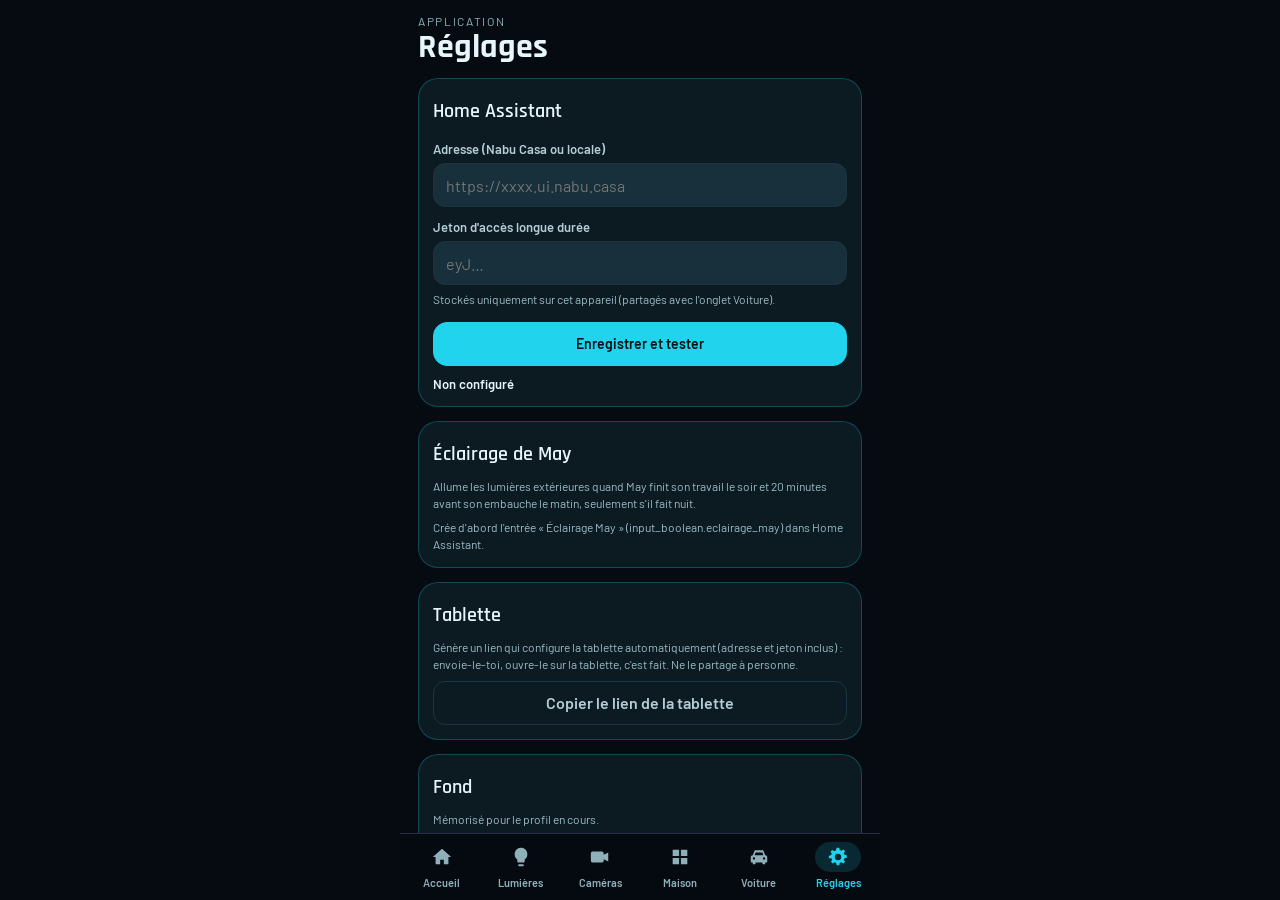
<file: index.html>
<!doctype html>
<html lang="fr">
<head>
<meta charset="utf-8">
<meta name="viewport" content="width=device-width,initial-scale=1,viewport-fit=cover,user-scalable=no">
<meta name="apple-mobile-web-app-capable" content="yes">
<meta name="mobile-web-app-capable" content="yes">
<meta name="apple-mobile-web-app-status-bar-style" content="black-translucent">
<meta name="apple-mobile-web-app-title" content="Maison">
<meta name="theme-color" content="#050b10">
<link rel="apple-touch-icon" href="icon-180.png">
<title>Maison</title>
<link rel="preconnect" href="https://fonts.googleapis.com">
<link rel="preconnect" href="https://fonts.gstatic.com" crossorigin>
<link href="https://fonts.googleapis.com/css2?family=Barlow:wght@400;500;600&family=Rajdhani:wght@500;600;700&display=swap" rel="stylesheet" media="print" onload="this.media='all'">
<noscript><link href="https://fonts.googleapis.com/css2?family=Barlow:wght@400;500;600&family=Rajdhani:wght@500;600;700&display=swap" rel="stylesheet"></noscript>
<style>
:root{
  --bg:#050b10; --card:#0c1a22; --card2:#17303b; --line2:#1b3440;
  --text:#e6f6fa; --text2:#b4cdd4; --muted:#9bbcc5; --muted2:#8fb0b9;
  --warn:#ffb020; --danger:#ff5a52;
  --accent:#22d3ee; --accent-soft:#22d3ee26; --accent-line:#22d3ee40; --accent-strong:#22d3ee80;
  --ft:'Rajdhani',system-ui,sans-serif;
}
*{box-sizing:border-box;-webkit-tap-highlight-color:transparent}
html,body{position:fixed;inset:0;width:100%;height:100%;overflow:hidden;margin:0;background:var(--bg);color:var(--text);font-family:'Barlow',-apple-system,BlinkMacSystemFont,'Segoe UI',sans-serif;-webkit-font-smoothing:antialiased;overscroll-behavior:none}
button{font:inherit;color:inherit;cursor:pointer;background:none;border:0;padding:0;text-align:inherit;-webkit-touch-callout:none;user-select:none}
input,select{font:inherit;color:inherit}
h1,h2,h3,p{margin:0}
svg{flex:none}

#app{position:fixed;inset:0;display:flex;flex-direction:column;max-width:480px;margin:0 auto;background:var(--bg)}
.views{flex:1;position:relative;overflow:hidden;min-height:0}
.view{position:absolute;inset:0;overflow-y:auto;-webkit-overflow-scrolling:touch;padding:calc(env(safe-area-inset-top,0px) + 14px) 18px 28px;display:none}
.view.active{display:block}
.view.frameview{padding:0;overflow:hidden}
.view.frameview iframe{width:100%;height:100%;border:0;display:block;background:#101214}
.stack{display:flex;flex-direction:column;gap:14px}

.tabbar{display:flex;padding:8px 2px calc(env(safe-area-inset-bottom,0px) + 8px);background:rgba(5,11,16,.96);border-top:1px solid var(--accent-line)}
.tab{flex:1;min-height:50px;display:flex;flex-direction:column;align-items:center;gap:4px;color:var(--muted2)}
.tab .pill{width:46px;height:30px;border-radius:15px;display:flex;align-items:center;justify-content:center}
.tab span{font-size:11px;font-weight:600}
.tab.active{color:var(--accent)}
.tab.active .pill{background:var(--accent-soft)}

.hdr{display:flex;justify-content:space-between;align-items:flex-end;gap:10px}
.dateline{font-size:12px;letter-spacing:.14em;text-transform:uppercase;color:var(--muted2)}
.hello{margin-top:2px;font-family:var(--ft);font-size:34px;line-height:1;font-weight:700}
.stat{font-size:12px;font-weight:600;padding:6px 10px;border-radius:999px;background:rgba(255,176,32,.14);color:var(--warn);white-space:nowrap}
.stat.err{background:rgba(255,90,82,.14);color:var(--danger)}

.banner{display:flex;align-items:center;gap:12px;padding:12px 14px;border-radius:16px;background:rgba(255,176,32,.12);border:1px solid rgba(255,176,32,.4);font-size:14px}
.banner span{flex:1}

.shortcuts{display:grid;grid-template-columns:repeat(3,minmax(0,1fr));gap:10px}
.sc{height:72px;padding:8px;border-radius:16px;background:var(--card);border:1px solid var(--line2);display:flex;flex-direction:column;align-items:center;justify-content:center;gap:6px;color:var(--text2);font-size:13px;font-weight:600;text-align:center}
.sc svg{color:var(--muted2)}
.sc.on{background:var(--accent-soft);border-color:var(--accent-strong);color:var(--text)}
.sc.on svg{color:var(--accent)}

.power{display:flex;align-items:center;gap:12px;height:52px;padding:0 16px;border-radius:16px;background:var(--card);border:1px solid var(--accent-line);width:100%}
.pw-l{flex:1;font-size:14px;font-weight:500;color:var(--text2)}
.pw-v{font-family:var(--ft);font-size:24px;font-weight:700}

.grid2{display:grid;grid-template-columns:repeat(2,minmax(0,1fr));gap:10px}
.tile{min-height:92px;padding:12px;border-radius:16px;background:var(--card);border:1px solid var(--line2);display:flex;flex-direction:column;align-items:flex-start;gap:2px;text-align:left;width:100%;color:inherit}
.tile.lt{min-height:78px}
.tile.wide{grid-column:1/-1}
.tile.na{opacity:.5}
.tile-top{display:flex;align-items:center;gap:8px;width:100%;color:var(--muted2)}
.tile-lab{flex:1;font-size:13px;font-weight:600;color:var(--text2)}
.tile-val{margin-top:4px;font-family:var(--ft);font-size:24px;font-weight:700;line-height:1.1;color:var(--text2)}
.tile-sub{font-size:12px;color:var(--muted)}
.tile.on{background:var(--accent-soft);border-color:var(--accent-strong)}
.tile.on .tile-top>svg:first-child,.tile.on .tile-val{color:var(--accent)}
.tile.warn{background:rgba(255,176,32,.12);border-color:rgba(255,176,32,.45)}
.tile.warn .tile-top>svg:first-child,.tile.warn .tile-val{color:var(--warn)}

.acc{border-radius:20px;background:var(--card);border:1px solid var(--accent-line);overflow:hidden}
.acc-head{width:100%;height:56px;padding:0 14px;display:flex;align-items:center;gap:12px;color:inherit}
.acc-ic{width:36px;height:36px;border-radius:18px;background:var(--accent-soft);color:var(--accent);display:flex;align-items:center;justify-content:center;flex:none}
.acc-t{flex:none;font-family:var(--ft);font-size:20px;font-weight:600;white-space:nowrap}
.acc-s{flex:1;min-width:0;text-align:right;font-size:13px;color:var(--muted);white-space:nowrap;overflow:hidden;text-overflow:ellipsis}
.acc .chev{color:var(--accent);transition:transform .2s;display:flex}
.acc.open .chev{transform:rotate(180deg)}
.acc-body{padding:0 14px 8px}
.evt{display:flex;align-items:center;gap:14px;min-height:38px;border-top:1px solid var(--card2);padding:4px 0}
.evt-t{width:58px;flex:none;font-family:var(--ft);font-size:18px;font-weight:700;color:var(--accent)}
.evt-n{flex:1;font-size:14px;font-weight:500}
.evt-n small{display:block;font-size:12px;color:var(--muted);font-weight:400}
.hw{padding:6px 0;border-top:1px solid var(--card2);font-size:14px}
.hw b{font-weight:600}
.hw span{display:block;font-size:12px;color:var(--muted)}
.empty{padding:10px 0;font-size:13px;color:var(--muted);border-top:1px solid var(--card2)}

.sec{margin:6px 0 0;font-family:var(--ft);font-size:20px;font-weight:600;display:flex;align-items:baseline;justify-content:space-between}
.sec small{font-size:13px;color:var(--muted);font-weight:400;font-family:'Barlow',sans-serif}
.hint{font-size:12px;color:var(--muted);line-height:1.4}
.pg-sub{font-size:13px;color:var(--muted)}

.card{background:var(--card);border:1px solid var(--accent-line);border-radius:20px;padding:14px}
.card h2{font-family:var(--ft);font-size:20px;font-weight:600;display:flex;justify-content:space-between;align-items:center;min-height:36px}
.row{display:flex;align-items:center;justify-content:space-between;gap:12px;min-height:48px;border-top:1px solid var(--card2);font-size:14px}
.card h2+.row{margin-top:6px}
.row>span:first-child{color:var(--text2)}
.row .big{font-family:var(--ft);font-size:22px;font-weight:700}
.row .val{color:var(--muted);text-align:right}
.chip{font-size:12px;font-weight:600;padding:4px 10px;border-radius:999px;background:var(--accent-soft);color:var(--accent)}
.chip.warn{background:rgba(255,176,32,.14);color:var(--warn)}
.chip.off{background:var(--card2);color:var(--muted)}
.subhead{width:100%;min-height:44px;display:flex;align-items:center;justify-content:space-between;border-top:1px solid var(--card2);font-size:14px;color:var(--accent);font-weight:600}
.subhead .chev{display:flex;transition:transform .2s}
.subhead.open .chev{transform:rotate(180deg)}

.sw{width:52px;height:30px;border-radius:15px;background:var(--card2);position:relative;flex:none;transition:background .2s}
.sw::after{content:"";position:absolute;top:3px;left:3px;width:24px;height:24px;border-radius:12px;background:var(--muted2);transition:transform .2s,background .2s}
.sw.on{background:var(--accent-strong)}
.sw.on::after{transform:translateX(22px);background:var(--accent)}
.sw.danger.on{background:rgba(255,90,82,.5)}
.sw.danger.on::after{background:var(--danger)}
.stepper{display:flex;align-items:center;gap:6px}
.sb{width:44px;height:44px;border-radius:12px;border:1px solid var(--accent-line);color:var(--accent);font-size:22px;line-height:1;display:flex;align-items:center;justify-content:center}
.sv{min-width:70px;text-align:center;font-family:var(--ft);font-size:20px;font-weight:700}
.sv small{font-size:12px;font-weight:500;color:var(--muted);margin-left:2px}
.days{display:flex;gap:6px;padding:8px 0 4px}
.day{flex:1;text-align:center;height:44px;border-radius:12px;background:var(--card2);color:var(--muted);font-weight:700}
.day.on{background:var(--accent-soft);color:var(--accent);box-shadow:inset 0 0 0 1px var(--accent-strong)}
.inp{height:44px;width:100%;border-radius:12px;border:1px solid var(--line2);background:var(--card2);padding:0 12px;color:var(--text);font-size:16px}
.inp.sm{width:112px;text-align:center}
.field{margin-top:12px}
.field label{display:block;font-size:13px;font-weight:600;color:var(--text2);margin-bottom:6px}
.note{font-size:12px;color:var(--muted);margin-top:6px;line-height:1.4}
.opts{display:flex;gap:8px}
.opt{flex:1;height:44px;border-radius:12px;border:1px solid var(--line2);color:var(--text2);font-weight:600;text-align:center;display:flex;align-items:center;justify-content:center}
.opt.on{background:var(--accent-soft);border-color:var(--accent-strong);color:var(--accent)}
.swatches{display:flex;gap:10px}
.swatch{width:44px;height:44px;border-radius:22px;border:2px solid transparent}
.swatch.on{border-color:var(--text)}
.msg{margin-top:10px;font-size:13px;font-weight:600}
.pconf{display:flex;align-items:center;gap:14px;margin:8px 0 10px;padding:14px 16px;border-radius:16px;border:1px solid rgba(34,197,94,.55);background:rgba(34,197,94,.14)}
.pconf .pc-ic{flex:none;width:44px;height:44px;border-radius:50%;background:#22c55e;color:#06210f;display:flex;align-items:center;justify-content:center;font-size:26px;font-weight:800;line-height:1}
.pconf .pc-t{font-size:20px;font-weight:700;line-height:1.2}
.pconf .pc-s{font-size:15px;color:var(--muted);margin-top:2px}
.pconf .pc-s b{color:var(--text,inherit);font-size:17px}
.pconf.wait{border-color:var(--accent-line);background:rgba(127,127,127,.12)}
.pconf.wait .pc-ic{background:var(--accent);color:#06141a;font-size:20px}
.pconf.ko{border-color:rgba(239,68,68,.6);background:rgba(239,68,68,.14)}
.pconf.ko .pc-ic{background:#ef4444;color:#fff}
.pconf.pop{animation:pcpop .35s cubic-bezier(.2,1.4,.4,1)}
.pconf.pop .pc-ic{animation:pcic .5s .1s both}
@keyframes pcpop{from{transform:scale(.88);opacity:0}to{transform:none;opacity:1}}
@keyframes pcic{from{transform:scale(0) rotate(-40deg)}to{transform:none}}
.pel-val.bump{animation:pcbump .6s}
@keyframes pcbump{0%{transform:scale(1)}30%{transform:scale(1.18);color:#22c55e}100%{transform:scale(1)}}
.plast{font-size:13px;color:var(--muted);margin:2px 0 8px}
.msg.ok{color:var(--accent)}
.msg.ko{color:var(--danger)}
.btnrow{display:flex;gap:10px;margin-top:14px}
.btnrow .btn{flex:1}

.btn{height:44px;padding:0 16px;border-radius:14px;border:1px solid var(--accent-strong);color:var(--accent);font-size:14px;font-weight:600;display:inline-flex;align-items:center;justify-content:center;text-align:center}
.btn.solid{background:var(--accent);color:#031116;border-color:var(--accent)}
.btn.danger{border-color:rgba(255,90,82,.6);color:var(--danger)}
.btn.wide{width:100%;margin:8px 0 6px}

.cams{display:grid;grid-template-columns:repeat(2,minmax(0,1fr));gap:10px}
.cam{position:relative;border-radius:16px;overflow:hidden;background:var(--card);border:1px solid var(--accent-line);aspect-ratio:16/9;display:block;width:100%}
.cam.wide{grid-column:1/-1}
.cam img{position:absolute;inset:0;width:100%;height:100%;object-fit:cover;display:block}
.cam img:not([src]){visibility:hidden}
.cam .ph{position:absolute;inset:0;display:flex;align-items:center;justify-content:center;font-size:13px;color:var(--muted)}
.cam .ph[hidden]{display:none}
.cam .lab{position:absolute;left:10px;bottom:8px;font-size:13px;font-weight:600;color:#fff;text-shadow:0 1px 4px rgba(0,0,0,.8)}

.backdrop{position:fixed;inset:0;background:rgba(0,0,0,.55);opacity:0;pointer-events:none;transition:opacity .2s;z-index:40}
.backdrop.show{opacity:1;pointer-events:auto}
.sheet{position:fixed;left:0;right:0;bottom:0;max-width:480px;margin:0 auto;background:var(--card);border-top:1px solid var(--accent-line);border-radius:22px 22px 0 0;padding:10px 18px calc(env(safe-area-inset-bottom,0px) + 18px);transform:translateY(105%);transition:transform .25s;z-index:41;max-height:80vh;overflow-y:auto}
.sheet.show{transform:none}
.sheet-handle{width:46px;height:4px;border-radius:3px;background:var(--line2);margin:0 auto 12px}
.sheet h3{font-family:var(--ft);font-size:22px;font-weight:600;margin-bottom:6px}
.dim-val{font-family:var(--ft);font-size:44px;font-weight:700;color:var(--accent);margin:6px 0}
.range{width:100%;accent-color:var(--accent);height:44px}

.overlay{position:fixed;inset:0;max-width:480px;margin:0 auto;background:var(--bg);z-index:50;display:none;flex-direction:column}
.overlay.show{display:flex}
.ov-bar{display:flex;align-items:center;gap:6px;padding:calc(env(safe-area-inset-top,0px) + 8px) 10px 8px;border-bottom:1px solid var(--accent-line)}
.ov-back{width:44px;height:44px;display:flex;align-items:center;justify-content:center;color:var(--accent)}
.ov-title{font-family:var(--ft);font-size:20px;font-weight:600}
.ov-body{flex:1;min-height:0;display:flex;flex-direction:column}
.ov-frame{flex:1;width:100%;border:0;background:#fff}
.camfull{flex:1;position:relative;display:flex;align-items:center;justify-content:center;background:#000}
.camfull video,.camfull img{width:100%;max-height:100%;object-fit:contain}
.camfull [hidden]{display:none}
.camnote{position:absolute;left:0;right:0;bottom:calc(env(safe-area-inset-bottom,0px) + 12px);text-align:center;font-size:13px;color:var(--muted)}

.toast{position:fixed;left:16px;right:16px;bottom:calc(env(safe-area-inset-bottom,0px) + 96px);max-width:448px;margin:0 auto;background:var(--card2);border:1px solid var(--accent-line);border-radius:14px;padding:12px 14px;font-size:14px;opacity:0;pointer-events:none;transform:translateY(8px);transition:opacity .2s,transform .2s;z-index:60}
.toast.show{opacity:1;transform:none}

:root{--light:#ff8a3d}
.tile.on.lit{background:rgba(255,138,61,.14);border-color:rgba(255,138,61,.55)}
.tile.on.lit .tile-top>svg:first-child,.tile.on.lit .tile-val{color:var(--light)}
.sc.on.lit{background:rgba(255,138,61,.14);border-color:rgba(255,138,61,.55)}
.sc.on.lit svg{color:var(--light)}
.dim-val{color:var(--light)}
.range{accent-color:var(--light)}
.evt-t small{display:block;font-family:'Barlow',sans-serif;font-size:12px;font-weight:500;color:var(--muted);line-height:1.1}
.evt{min-height:46px}
.pel-val{font-family:var(--ft);font-size:44px;font-weight:700;color:var(--accent);margin:4px 0 8px}
.pel-val small{font-size:16px;font-weight:500;color:var(--muted)}
.btn[disabled]{opacity:.5;pointer-events:none}
.tile.wide{min-height:78px}
.row2{display:grid;grid-template-columns:2fr 3fr;gap:10px}
.tile-in{font-size:12px;font-weight:500;color:var(--muted)}
.bar{width:100%;height:10px;border-radius:5px;background:var(--card2);margin-top:auto;padding:0;overflow:hidden}
.bar i{display:block;height:100%;border-radius:5px;background:var(--accent)}
.bar.chg i{background:#1fd68a}
.bar.low i{background:var(--warn)}
.row2 .tile{min-height:92px}
.barrow{display:flex;align-items:center;gap:10px;width:100%;margin-top:auto}
.barrow .bar{flex:1;margin-top:0}
.barpct{font-family:var(--ft);font-size:18px;font-weight:700;color:var(--text2)}
.pseason{display:flex;align-items:center;justify-content:center;gap:6px;padding:10px 0 4px}
.sb[disabled]{opacity:.35;pointer-events:none}
.pchart{display:flex;align-items:flex-end;gap:5px;height:128px;padding:6px 0 0;border-bottom:1px solid var(--card2)}
.pcol{flex:1;min-width:0;display:flex;flex-direction:column;align-items:center;justify-content:flex-end;gap:3px}
.pcol b{font-family:var(--ft);font-size:14px;font-weight:700;color:var(--text2);min-height:16px}
.pbar{width:100%;border-radius:4px 4px 0 0;background:var(--accent-strong)}
.pcol.cur .pbar{background:var(--accent)}
.pcol .m{font-size:10px;color:var(--muted);margin-bottom:-18px;position:relative;top:18px}
.pchart{margin-bottom:34px}

.pcol[data-month]{cursor:pointer;-webkit-tap-highlight-color:transparent}
.pcol.sel .m{color:var(--accent);font-weight:700}
.pcol.sel .pbar{background:var(--accent)}

.dchart{display:flex;align-items:flex-end;gap:2px;height:96px;padding-top:6px;border-bottom:1px solid var(--card2);margin-bottom:22px}
.dcol{flex:1;min-width:0;display:flex;flex-direction:column;align-items:center;justify-content:flex-end;gap:2px}
.dcol b{font-size:9px;font-weight:600;color:var(--text2);min-height:11px;line-height:11px}
.dbar{width:100%;border-radius:2px 2px 0 0;background:var(--accent)}
.dbar.buy{background:var(--text2)}
.dcol .m{font-size:9px;color:var(--muted);height:0;position:relative;top:12px;line-height:10px}
.dot-buy,.dot-use{display:inline-block;width:9px;height:9px;border-radius:2px;vertical-align:-1px}
.dot-buy{background:var(--text2)}.dot-use{background:var(--accent)}

.cal{display:grid;grid-template-columns:repeat(7,1fr);gap:4px;margin:8px 0 4px}
.cal i{font-style:normal;text-align:center;font-size:10px;color:var(--muted)}
.cd{aspect-ratio:1/1;border-radius:8px;background:var(--card2);position:relative;display:flex;align-items:center;justify-content:center;flex-direction:column;min-width:0}
.cd.empty{background:none}
.cd span{position:absolute;top:2px;left:4px;font-size:9px;color:var(--muted)}
.cd b{font-family:var(--ft);font-size:15px;font-weight:700;color:var(--text);line-height:1.05}
.cd b.buy{font-size:11px;color:var(--light)}

.hdr.top{align-items:center}
.jarvis{display:flex;justify-content:space-between;width:74%;margin:2px auto 0;font-family:var(--ft);font-size:clamp(34px,11.5vw,50px);line-height:1.05;font-weight:700;color:var(--text);text-shadow:0 0 6px color-mix(in srgb,var(--accent) 90%,transparent),0 0 16px color-mix(in srgb,var(--accent) 70%,transparent),0 0 34px color-mix(in srgb,var(--accent) 45%,transparent)}

@keyframes flashcard{0%{box-shadow:0 0 0 2px var(--accent),0 0 18px var(--accent-soft)}100%{box-shadow:0 0 0 0 transparent}}
.card.flash{animation:flashcard 1.4s ease-out}

.hdr-r{display:flex;align-items:center;gap:8px}
.alarm-btn{width:40px;height:40px;border-radius:50%;display:grid;place-items:center;background:var(--card);border:1px solid var(--line2);color:var(--text2)}
.alarm-btn.on{color:var(--light);border-color:var(--light);box-shadow:0 0 12px rgba(251,146,60,.35)}
.wheels{position:relative;display:flex;justify-content:center;gap:6px;height:200px;margin:8px 0 12px}
.wheels:before{content:"";position:absolute;left:12%;right:12%;top:80px;height:40px;border-radius:10px;background:var(--accent-soft);pointer-events:none}
.wheel{width:84px;height:200px;overflow-y:scroll;scroll-snap-type:y mandatory;padding:80px 0;box-sizing:border-box;scrollbar-width:none;-webkit-overflow-scrolling:touch;position:relative;-webkit-mask-image:linear-gradient(transparent,#000 30%,#000 70%,transparent);mask-image:linear-gradient(transparent,#000 30%,#000 70%,transparent)}
.wheel::-webkit-scrollbar{display:none}
.wheel div{height:40px;line-height:40px;text-align:center;scroll-snap-align:center;font-family:var(--ft);font-size:30px;font-weight:600;color:var(--muted)}
.wheel div.sel{color:var(--text)}
.wheels .colon{align-self:center;font-family:var(--ft);font-size:30px;font-weight:700;color:var(--text)}

.chips{display:flex;gap:8px;flex-wrap:wrap;margin:8px 0 0}
.chip-btn{padding:8px 14px;border-radius:999px;background:var(--card2);border:1px solid var(--line2);color:var(--text);font-size:14px;font-weight:600}
.chip-btn.sug{border-color:var(--accent);color:var(--accent);background:var(--accent-soft)}

button.power{color:inherit;font:inherit;text-align:left}
.power .chev{color:var(--muted);display:flex}
.pwr-chips{display:flex;gap:8px;margin:6px 0 4px}
.pwr-svg{width:100%;height:190px;display:block;touch-action:pan-y;user-select:none;-webkit-user-select:none}
.pwr-read{display:flex;justify-content:space-between;font-size:13px;color:var(--text2);min-height:20px;margin:2px 2px 6px}
.pwr-stats{display:grid;grid-template-columns:repeat(3,1fr);gap:8px;margin-top:8px}
.pwr-stat{background:var(--card2);border-radius:12px;padding:8px 10px}
.pwr-stat span{display:block;font-size:11px;color:var(--muted)}
.pwr-stat b{font-family:var(--ft);font-size:18px}

.tile.err{background:rgba(255,69,58,.14);border-color:rgba(255,69,58,.55)}
.tile.err .tile-top>svg:first-child,.tile.err .tile-val{color:var(--danger)}
.chip.err{background:rgba(255,69,58,.16);color:var(--danger)}
.offline-note{margin:2px 0 10px;padding:10px 12px;border-radius:12px;background:rgba(255,69,58,.12);border:1px solid rgba(255,69,58,.4);color:var(--danger);font-size:13px;line-height:1.35}

.hw-date{margin:12px 0 2px;font-size:12px;font-weight:700;letter-spacing:.04em;text-transform:uppercase;color:var(--accent)}
.hw-date:first-of-type{margin-top:6px}
.hw .hw-txt{font-size:13px;color:var(--text2);white-space:pre-line;margin-top:2px;line-height:1.4}

.hw.done{opacity:.7}
.hw-ck{display:inline-flex;align-items:center;justify-content:center;width:18px;height:18px;margin-right:6px;border-radius:50%;background:#30d158;color:#fff;vertical-align:-3px}

.banner.err{background:none;border:0;color:var(--danger);width:100%;text-align:left;font:inherit;font-size:13px;font-weight:600;display:flex;justify-content:flex-start;align-items:center;padding:2px 4px;margin:0;border-radius:0}
.banner.err span:first-child{display:flex;align-items:center;gap:6px;white-space:nowrap}
.banner.err .muted{display:none}

.banner.err.paused{color:var(--muted);font-weight:500}
.off-row{display:flex;align-items:center;gap:10px;padding:8px 0;border-top:1px solid var(--card2)}
.off-row:first-of-type{border-top:0}
.off-t{flex:1;min-width:0}.off-t b{display:block;font-size:14px}.off-t span{display:block;font-size:11px;color:var(--muted);overflow:hidden;text-overflow:ellipsis}
.off-row .btn{flex:none;padding:8px 12px;font-size:13px}

.tc-row{display:grid;grid-template-columns:78px 1fr auto;gap:8px;align-items:center;padding:6px 0;font-size:13px;border-top:1px solid var(--card2)}
.tc-d{color:var(--text2);text-transform:capitalize}
.tc-bar{height:8px;border-radius:4px;background:var(--card2);overflow:hidden}
.tc-bar i{display:block;height:100%;background:var(--accent);border-radius:4px}
.tc-v{font-variant-numeric:tabular-nums;text-align:right}

.tc-mh{display:flex;justify-content:space-between;gap:8px;margin:14px 0 2px;font-size:12px;font-weight:700;color:var(--accent);text-transform:uppercase;letter-spacing:.03em}
.tc-mh span:last-child{text-transform:none;letter-spacing:0;font-weight:600;color:var(--text2)}

.tcm{display:flex;align-items:flex-end;gap:6px;height:130px;margin:10px 0 6px;padding-top:16px}
.tcm-c{flex:1;min-width:0;height:100%;display:flex;flex-direction:column;justify-content:flex-end;align-items:center;position:relative}
.tcm-c i{display:block;width:100%;max-width:34px;border-radius:5px 5px 2px 2px;background:var(--accent);margin-bottom:4px;min-height:2px}
.tcm-v{font-size:10px;color:var(--text2);margin-bottom:2px;font-variant-numeric:tabular-nums}
.tcm-l{font-size:10px;color:var(--muted);text-transform:capitalize}

.pl-nav{display:flex;align-items:center;gap:8px;margin-bottom:6px}
.pl-b{width:38px;height:38px;border-radius:12px;border:1px solid var(--line,var(--card2));background:var(--card2);color:var(--text);font-size:22px;line-height:1;flex:none}
.pl-t{flex:1;background:none;border:0;color:var(--text);text-align:center;font:inherit}
.pl-t b{display:block;font-size:14px}.pl-t small{display:block;font-size:12px;color:var(--muted)}
.pl-day{display:flex;gap:12px;padding:8px 6px;border-top:1px solid var(--card2);border-radius:10px}
.pl-day.today{background:var(--accent-soft)}
.pl-d{width:38px;flex:none;text-align:center}
.pl-d b{display:block;font-size:11px;text-transform:uppercase;color:var(--muted);letter-spacing:.04em}
.pl-d span{display:block;font-size:20px;font-weight:700;font-family:var(--ft)}
.pl-day.today .pl-d b,.pl-day.today .pl-d span{color:var(--accent)}
.pl-e{flex:1;min-width:0;display:flex;flex-direction:column;justify-content:center;gap:4px}
.pl-none{color:var(--muted)}
.pl-ev{display:flex;flex-direction:column}
.pl-h{font-size:13px;font-weight:700;color:var(--text2);font-variant-numeric:tabular-nums}
.pl-n{font-size:14px}
.pl-day.empty .pl-d span{opacity:.5}

.acc-s.pl-hl{color:var(--accent);font-weight:700}
.acc-s.pl-soir{color:var(--light);font-weight:700}
.pl-day.today{background:none;box-shadow:inset 3px 0 0 var(--accent)}
.pl-day.we{background:rgba(128,140,150,.16)}
.pl-day.soir{background:rgba(255,138,61,.16)}

.pl-dim{opacity:.45;pointer-events:none}
.pl-n.ve{color:var(--accent);font-weight:600}

.pl-b{display:flex;align-items:center;justify-content:center;padding:0;text-align:center}
.pl-t b{font-size:14px}

.sv.tap{cursor:pointer;text-decoration:underline;text-decoration-color:var(--accent-line,rgba(0,0,0,.3));text-underline-offset:5px}

.ht-info{font-size:16px;line-height:1.4;color:var(--text2);margin:2px 0 12px}

.pl-modes{display:flex;gap:8px;margin-bottom:8px}
.pl-mg{display:grid;grid-template-columns:repeat(7,1fr);gap:4px;margin-top:6px}
.pl-mg>i{font-style:normal;text-align:center;font-size:11px;color:var(--muted);padding:2px 0}
.pl-mc{min-height:54px;border-radius:10px;background:var(--card2);padding:4px 3px;display:flex;flex-direction:column;align-items:center;gap:1px;overflow:hidden}
.pl-mc b{font-family:var(--ft);font-size:15px;font-weight:700}
.pl-mc span{font-size:10px;line-height:1.1;text-align:center;color:var(--text2);word-break:break-word}
.pl-mc.out{opacity:.35}
.pl-mc.we{background:rgba(128,140,150,.16)}
.pl-mc.today{box-shadow:0 0 0 2px var(--accent)}
.pl-mc.k-soir,.pl-leg .k-soir{background:rgba(255,138,61,.6)}
.pl-mc.k-ve,.pl-leg .k-ve{background:rgba(64,140,255,.55)}
.pl-mc.k-jour,.pl-leg .k-jour{background:rgba(255,138,61,.2)}
.pl-mc.k-soir span,.pl-mc.k-ve span{color:var(--text)}
.pl-leg{display:flex;gap:8px;margin-top:8px;justify-content:center}
.pl-leg span{font-size:11px;padding:3px 10px;border-radius:999px}

.kids{display:grid;grid-template-columns:repeat(3,1fr);gap:8px}
.kid{display:flex;flex-direction:column;align-items:center;gap:4px;background:var(--card);border:1px solid var(--card2);border-radius:16px;padding:8px 6px 8px}
.kid-ph{position:relative;width:100%;aspect-ratio:1/1;border-radius:12px;overflow:hidden;background:var(--card2);display:flex;align-items:center;justify-content:center}
.kid-ph img{position:absolute;inset:0;width:100%;height:100%;object-fit:cover}
.kid-i{font-family:var(--ft);font-size:34px;font-weight:700;color:var(--muted)}
.kid.off .kid-ph{filter:grayscale(1);opacity:.4}
.kid-n{font-size:16px;font-weight:700;text-align:center;max-width:100%;overflow:hidden;text-overflow:ellipsis;white-space:nowrap}
.kid-t{display:flex;flex-direction:column;align-items:center;min-height:2px}
.kid-t b{font-family:var(--ft);font-size:22px;font-weight:900;color:#4caf50;line-height:1.15}
.kid-b{width:100%;height:42px;border:0;border-radius:10px;background:#4caf50;color:#fff;font:inherit;font-weight:700;font-size:15px;margin-top:2px}
.kid-b.dep{background:#ff9800}
.kid-b{text-align:center;padding:0}

:root[data-light]{color-scheme:light;--card:color-mix(in srgb,var(--accent) 6%,var(--bg));--card2:color-mix(in srgb,var(--accent) 16%,var(--bg));--line2:color-mix(in srgb,var(--accent) 28%,var(--bg));--text:color-mix(in srgb,#111 90%,var(--accent));--text2:color-mix(in srgb,#111 72%,var(--accent));--muted:color-mix(in srgb,#111 58%,var(--bg));--muted2:color-mix(in srgb,#111 52%,var(--bg));--warn:#c2410c;--danger:#dc2626}
:root[data-fond=blanc]{--bg:#ffffff}
:root[data-fond=gris]{--bg:#eceff3}
:root[data-fond=grism]{--bg:#c3c8cf}
:root[data-fond=grisf]{--bg:#2a2c30;--card:#34373c;--card2:#43474d;--line2:#50555c}
:root[data-light] .tabbar{background:color-mix(in srgb,var(--bg) 97%,transparent)}
:root[data-light] .jarvis{color:var(--accent);text-shadow:0 2px 10px color-mix(in srgb,var(--accent) 30%,transparent)}
:root[data-light] .btn.solid{color:#fff}
:root[data-light] .backdrop{background:rgba(40,30,20,.35)}
:root[data-light] .tile,:root[data-light] .card,:root[data-light] .acc,:root[data-light] .sc,:root[data-light] .kid{box-shadow:0 1px 3px rgba(60,40,20,.08)}
:root[data-light] .kid-ph .kid-i{color:var(--muted)}
.kc-card{padding:12px}
.kc-card h2{font-size:15px;margin-bottom:8px}
.kcams{display:grid;grid-template-columns:repeat(3,1fr);gap:8px}
.kcam{display:flex;flex-direction:column;gap:4px;align-items:stretch}
.kc-ph{aspect-ratio:4/3;border-radius:10px;overflow:hidden;background:var(--card2);display:flex;align-items:center;justify-content:center;color:var(--muted)}
.kc-ph img{width:100%;height:100%;object-fit:cover;display:block}
.kc-n{font-size:13px;font-weight:600;text-align:center;color:var(--text2)}

:root[data-theme=rose]{--bg:#16080f;--card:#271019;--card2:#3d1a2b;--line2:#53233a;--text:#fdeef4;--text2:#ecc7d6;--muted:#dcaec1;--muted2:#cc9db2}
:root[data-theme=rose] .tabbar{background:rgba(22,8,15,.96)}
:root[data-fond=grisf] .tabbar{background:rgba(42,44,48,.97)}

.acc-act{flex:none;width:34px;height:34px;border-radius:17px;border:1px solid var(--accent-line);background:var(--accent-soft);color:var(--accent);display:flex;align-items:center;justify-content:center}

:root[data-fond=nuit]{--bg:#0f172a;--card:#1e293b;--card2:#334155;--line2:rgba(255,255,255,.12);--text:#f8fafc;--text2:#cbd5e1;--muted:#94a3b8;--muted2:#8d9bb0}
:root[data-fond=nuit] .tabbar{background:rgba(15,23,42,.97)}

:root{--cold:#4da3ff}
.tile.hot{background:rgba(255,90,82,.14);border-color:rgba(255,90,82,.6)}.tile.hot .tile-top>svg:first-child,.tile.hot .tile-val{color:var(--danger)}
.tile.sea{background:rgba(34,211,238,.12);border-color:rgba(34,211,238,.55)}.tile.sea .tile-top>svg:first-child,.tile.sea .tile-val{color:var(--accent)}
.tile.cold{background:rgba(77,163,255,.14);border-color:rgba(77,163,255,.6)}.tile.cold .tile-top>svg:first-child,.tile.cold .tile-val{color:var(--cold)}
.tile.chg{background:rgba(31,214,138,.12);border-color:rgba(31,214,138,.5)}.tile.chg .tile-top>svg:first-child,.tile.chg .tile-val{color:#1fd68a}
.tile.fire{background:rgba(255,138,61,.14);border-color:rgba(255,138,61,.6)}.tile.fire .tile-top>svg:first-child,.tile.fire .tile-val{color:var(--light)}

</style>
</head>
<body>
<div id="app">
  <main class="views" id="views"></main>
  <nav class="tabbar" id="tabbar" aria-label="Navigation"></nav>
</div>
<div class="backdrop" id="backdrop"></div>
<div class="sheet" id="sheet" role="dialog"></div>
<div class="overlay" id="overlay"></div>
<div class="toast" id="toast" role="status"></div>
<script>
(function (M) {
  'use strict';

  // Toutes les entités Home Assistant utilisées par l'app (issues du tableau de bord J.A.R.V.I.S.)
  const E = {
    weather: 'weather.forecast_maison',
    minuteurs: 'sensor.minuteurs_alexa',
    ssidPatrick: 'sensor.iphone_15_pro_de_patrick_2_ssid',
    ferie: 'calendar.jours_feries_et_autres_fetes_en_france',
    poubelleSortie: 'input_boolean.poubelle_sortie',
    salonTemp: 'sensor.bthome_sensor_cb2e_temperature',
    power: 'sensor.lixee_zlinky_tic_puissance_apparente',
    powerMax: 'input_number.seuil_puissance_max',
    powerMin: 'input_number.seuil_puissance_min',
    poele: 'switch.poele',
    absent: 'input_boolean.mode_absent',
    tempAbsent: 'input_number.temp_absent',
    consigne: 'input_number.temp_desiree_direct',
    maintenance: 'input_boolean.maintenance_poele',
    tmaxJour: 'sensor.plo_max_du_jour',
    confortJour: 'input_number.temp_confort_jour',
    ecoNuit: 'input_number.temp_eco_nuit',
    debutJour: 'input_datetime.heure_debut_jour',
    debutNuit: 'input_datetime.heure_debut_nuit',
    hysteresis: 'input_number.chauffage_hysteresis',
    ballon: 'switch.shelly1_e8db84d684f4',
    ballonForce: 'input_boolean.chauffe_eau_force',
    filtration: 'switch.switch_filtration',
    filtrationTemp: 'sensor.switch_filtration_temperature',
    filtChauffe: 'input_boolean.filtration_mode_chauffe',
    filtHiver: 'input_boolean.filtration_mode_hiver',
    filtNuit: 'input_boolean.filtration_nuit_programmee',
    filtDepart: 'input_datetime.filtration_depart_standard',
    modeEnfant: 'input_boolean.mode_enfant',
    jourNuit: 'input_boolean.etat_jour_nuit',
    lumExt: 'light.lumieres_exterieures',
    zoneHome: 'zone.home',
    seestarCo: 'binary_sensor.seestar_connecte',
    seestarParque: 'binary_sensor.seestar_parque',
    seestarSuivi: 'binary_sensor.seestar_en_suivi',
    seestarAD: 'sensor.seestar_ascension_droite',
    seestarDec: 'sensor.seestar_declinaison',
    borne: 'switch.borne_tesla_switch',
    debutRecharge: 'input_datetime.debut_recharge_tesla',
    finRecharge: 'input_datetime.fin_recharge_tesla',
    courantRecharge: 'number.tesla_model_y_courant_de_recharge',
    teslaEnergie: 'sensor.consommation_tesla_channel_1_energie',
    teslaIdx6: 'input_number.tesla_index_6h',
    teslaIdx22: 'input_number.tesla_index_22h',
    teslaCouleurCycle: 'input_text.tesla_couleur_cycle',
    edfTempo: 'sensor.couleur_du_jour',
    edfTempoDemain: 'sensor.couleur_de_demain',
    teslaKwhDernier: 'input_number.tesla_kwh_dernier',
    teslaCoutDernier: 'input_number.tesla_cout_dernier',
    teslaCouleurDernier: 'input_text.tesla_couleur_dernier',
    teslaKwhMois: 'input_number.tesla_kwh_mois',
    teslaCoutMois: 'input_number.tesla_cout_mois',
    tvEnergie: 'sensor.shellyplugmg3_d885ac176d60_energie',
    tvKwhDernier: 'input_number.tv_kwh_dernier',
    tvCoutDernier: 'input_number.tv_cout_dernier',
    enfantNom1: 'input_text.enfant1',
    enfantArr1: 'input_datetime.arrivee_enfant1',
    enfantDep1: 'input_datetime.depart_enfant1',
    enfantPres1: 'input_boolean.presence_enfant1',
    enfantNom2: 'input_text.enfant2',
    enfantArr2: 'input_datetime.arrivee_enfant2',
    enfantDep2: 'input_datetime.depart_enfant2',
    enfantPres2: 'input_boolean.presence_enfant2',
    enfantNom3: 'input_text.enfant3',
    enfantArr3: 'input_datetime.arrivee_enfant3',
    enfantDep3: 'input_datetime.depart_enfant3',
    enfantPres3: 'input_boolean.presence_enfant3',
    chauffageMode: 'input_select.chauffage_mode',
    eclairageMay: 'input_boolean.eclairage_may',
    bridee: 'input_boolean.tesla_bridee_10a',
    teslaClim: 'climate.tesla_model_y_climatisation',
    teslaBatt: 'sensor.tesla_model_y_niveau_de_la_batterie',
    teslaCharge: 'sensor.tesla_model_y_charge',
    teslaInside: 'sensor.tesla_model_y_temperature_interieure',
    reveil: 'input_datetime.reveil_chambre',
    reveilActif: 'input_boolean.reveil_chambre_actif',
    mower: 'lawn_mower.tondeuse',
    mowerCharging: 'binary_sensor.luba_vp7yma7u_en_charge',
    mowerBatt: 'sensor.tondeuse_batterie',
    mowerProgress: 'sensor.tondeuse_progression',
    teslaTemps: 'sensor.tesla_model_y_temps_avant_la_charge_complete',
    tv: 'switch.shellyplugmg3_d885ac176d60',
    tvPower: 'sensor.shellyplugmg3_d885ac176d60_puissance',
    calendar: 'calendar.tmbb',
    planning: 'calendar.planning_patrick'
  };

  const DAYS = ['lundi', 'mardi', 'mercredi', 'jeudi', 'vendredi', 'samedi', 'dimanche'].map(function (d) {
    return { letter: d.charAt(0).toUpperCase(), name: d, entity: 'input_boolean.chauffe_eau_' + d };
  });

  const TEMPO = [
    ['Bleu HP', 'input_number.tarif_tempo_bleu_hp'],
    ['Bleu HC', 'input_number.tarif_tempo_bleu_hc'],
    ['Blanc HP', 'input_number.tarif_tempo_blanc_hp'],
    ['Blanc HC', 'input_number.tarif_tempo_blanc_hc'],
    ['Rouge HP', 'input_number.tarif_tempo_rouge_hp'],
    ['Rouge HC', 'input_number.tarif_tempo_rouge_hc']
  ].map(function (t) { return { name: t[0], entity: t[1] }; });

  // Capteurs d'ouverture (Aqara) : état "on" = porte ouverte
  const DOORS = [
    { name: "Porte d'entrée", entity: 'binary_sensor.lumi_cn_lumi_158d0001ab3e4e_aq2_contact_state_p_2_1' },
    { name: 'Chambre parents', entity: 'binary_sensor.lumi_cn_lumi_158d0001dad253_aq2_contact_state_p_2_1' },
    { name: 'WC', entity: 'binary_sensor.lumi_cn_lumi_158d0001dad637_aq2_contact_state_p_2_1' }
  ];

  const LIGHTS_IN = [
    { name: 'Salon', entity: 'light.shelly1g3_e4b063eacb60' },
    { name: 'Entrée', entity: 'input_boolean.lumieres_entree_virtuelle' },
    { name: 'Cuisine', entity: 'switch.shelly1_483fda829e7e' },
    { name: 'Épicerie', entity: 'light.epicerie' },
    { name: 'Chambre parents', entity: 'light.lumiere_chambre_parents' },
    { name: 'Bar', entity: 'light.lumieres_bar' },
    { name: 'Toilettes', entity: 'light.yeelight_color_0x3720fa5' }
  ];

  const LIGHTS_OUT = [
    { name: 'Extérieures', entity: 'light.lumieres_exterieures' },
    { name: 'Dehors', entity: 'light.dehors' },
    { name: 'Plancha', entity: 'light.plancha' },
    { name: 'Spa', entity: 'light.spa' },
    { name: 'Guirlande terrasse', entity: 'light.guirlande_terrasse' },
    { name: 'Carport', entity: 'light.lumiere_carport' },
    { name: 'Entrée ext.', entity: 'light.lumiere_exterieur_entree' },
    { name: 'Portail', entity: 'light.lumiere_exterieur_portail' },
    { name: 'Projecteur parking', entity: 'light.camera_parking_floodlight_timed' },
    { name: 'Projecteur terrasse', entity: 'light.terrasse_floodlight_timed' }
  ];

  // « Portail » filme le portail ; « Entrée » (caméra de la terrasse) filme la porte d'entrée
  const CAMERAS = [
    { name: 'Entrée', entity: 'camera.terrasse_hd_stream', wide: true, every: 1000 },
    { name: 'Parking', entity: 'camera.camera_parking_hd_stream', wide: true, every: 3000 },
    { name: 'Portail', entity: 'camera.entree', wide: false, every: 10000 },
    { name: 'Grange', entity: 'camera.ipcam_mainprofile', wide: false, every: 10000 }
  ];

  // Autres prises pilotables depuis l'onglet Lumières (hors décompte « lumières allumées »)
  const OTHERS = [{ name: 'Télé', entity: E.tv, icon: 'tv' }];

  const ALL_LIGHTS = LIGHTS_IN.concat(LIGHTS_OUT).map(function (l) { return l.entity; });

  const all = [];
  Object.keys(E).forEach(function (k) { if (k !== 'calendar' && k !== 'planning' && E[k]) all.push(E[k]); });
  DAYS.concat(TEMPO, DOORS, LIGHTS_IN, LIGHTS_OUT).forEach(function (x) { all.push(x.entity); });
  const ALL_ENTITIES = all.filter(function (v, i) { return all.indexOf(v) === i; });

  M.E = E;
  M.DAYS = DAYS;
  M.TEMPO = TEMPO;
  M.DOORS = DOORS;
  M.LIGHTS_IN = LIGHTS_IN;
  M.LIGHTS_OUT = LIGHTS_OUT;
  M.CAMERAS = CAMERAS;
  M.OTHERS = OTHERS;
  M.ALL_LIGHTS = ALL_LIGHTS;
  M.ALL_ENTITIES = ALL_ENTITIES;
})(window.M = window.M || {});

(function (M) {
  'use strict';

  // Même clé que l'app Tesla : l'adresse et le jeton sont partagés avec l'onglet Voiture
  var KEY = 'ha-config';

  function readJson(k) {
    try { return JSON.parse(localStorage.getItem(k) || '{}') || {}; } catch (e) { return {}; }
  }

  var HA = M.HA = {
    baseUrl: '', token: '', store: {}, status: 'idle',
    ws: null, msgId: 0, pending: {}, subId: null, failCount: 0,
    wantConnect: false, pollTimer: null, reconnectTimer: null,
    listeners: [], statusListeners: []
  };

  HA.loadConfig = function () {
    var c = readJson(KEY);
    HA.baseUrl = String(c.baseUrl || '').trim().replace(/\/+$/, '');
    HA.token = String(c.token || '').trim();
  };

  HA.saveConfig = function (baseUrl, token) {
    var c = readJson(KEY);
    c.baseUrl = String(baseUrl || '').trim().replace(/\/+$/, '');
    c.token = String(token || '').trim();
    localStorage.setItem(KEY, JSON.stringify(c));
    HA.loadConfig();
  };

  HA.configured = function () { return !!(HA.baseUrl && HA.token); };

  // ---------- Lecture de l'état ----------
  // Date (en ms) de la dernière modification connue d'une entité (0 si inconnue)
  HA.updatedAt = function (id) { var o = HA.store[id]; return o && o.lu ? o.lu * 1000 : 0; };
  HA.s = function (id) { var o = HA.store[id]; return o ? o.state : undefined; };
  HA.a = function (id, k) { var o = HA.store[id]; return o && o.attributes ? o.attributes[k] : undefined; };
  HA.isOn = function (id) { return HA.s(id) === 'on'; };
  HA.avail = function (id) { var s = HA.s(id); return s !== undefined && s !== 'unavailable' && s !== 'unknown'; };
  HA.num = function (id) {
    var s = HA.s(id);
    if (s === undefined || s === 'unavailable' || s === 'unknown') return null;
    var v = parseFloat(s);
    return isNaN(v) ? null : v;
  };

  HA.onChange = function (cb) { HA.listeners.push(cb); };
  HA.onStatus = function (cb) { HA.statusListeners.push(cb); };

  function setStatus(s) {
    if (HA.status === s) return;
    HA.status = s;
    HA.statusListeners.forEach(function (f) { try { f(s); } catch (e) { console.error(e); } });
  }

  var pendingIds = {}, scheduled = false;
  function notify(ids) {
    (ids || []).forEach(function (i) { pendingIds[i] = true; });
    if (scheduled) return;
    scheduled = true;
    setTimeout(function () {
      scheduled = false;
      var arr = Object.keys(pendingIds);
      pendingIds = {};
      saveCache();
      HA.listeners.forEach(function (f) { try { f(arr); } catch (e) { console.error(e); } });
    }, 150);
  }

  // ---------- REST ----------
  HA.rest = async function (path, opts) {
    opts = opts || {};
    if (!HA.configured()) throw new Error('Home Assistant non configuré');
    var headers = Object.assign({ 'Authorization': 'Bearer ' + HA.token, 'Content-Type': 'application/json' }, opts.headers || {});
    var res = await fetch(HA.baseUrl + path, Object.assign({}, opts, { headers: headers }));
    if (!res.ok) {
      var d = '';
      try { d = (await res.text()).slice(0, 160); } catch (e) { /* rien */ }
      throw new Error('HA ' + res.status + (d ? ' — ' + d : ''));
    }
    var t = await res.text();
    return t ? JSON.parse(t) : null;
  };

  HA.call = function (domain, service, data) {
    return HA.rest('/api/services/' + domain + '/' + service, { method: 'POST', body: JSON.stringify(data || {}) });
  };

  // Appel de service ; si le temps réel n'est pas actif, on relit l'état juste après
  HA.act = async function (domain, service, data, ids) {
    await HA.call(domain, service, data);
    if (HA.status !== 'connected') setTimeout(function () { HA.refresh(ids); }, 700);
  };

  // Mise à jour immédiate de l'interface (avant la réponse de HA) ; renvoie l'état précédent
  HA.optimistic = function (id, state) {
    var o = HA.store[id]; if (!o) return null;
    var prev = o.state;
    HA.store[id] = { state: state, attributes: o.attributes || {} };
    notify([id]);
    return prev;
  };

  HA.refresh = async function (ids) {
    var list = ids || [];
    for (var i = 0; i < list.length; i++) {
      try {
        var o = await HA.rest('/api/states/' + encodeURIComponent(list[i]));
        HA.store[list[i]] = { state: o.state, attributes: o.attributes || {}, lu: Date.parse(o.last_updated || o.last_changed || '') / 1000 || 0 };
      } catch (e) { /* ignoré */ }
    }
    notify(list);
  };

  HA.calendar = function (entity, start, end) {
    return HA.rest('/api/calendars/' + entity + '?start=' + encodeURIComponent(start.toISOString()) + '&end=' + encodeURIComponent(end.toISOString()));
  };

  HA.cameraBlobUrl = async function (entity) {
    // Délai max de 8 s : une requête bloquée ne doit pas figer l'image ni saturer les connexions du navigateur
    var ctl = window.AbortController ? new AbortController() : null;
    var to = setTimeout(function () { if (ctl) ctl.abort(); }, 8000);
    try {
      var res = await fetch(HA.baseUrl + '/api/camera_proxy/' + entity + '?t=' + Date.now(), { headers: { 'Authorization': 'Bearer ' + HA.token }, signal: ctl ? ctl.signal : undefined });
      if (!res.ok) throw new Error('HTTP ' + res.status);
      return URL.createObjectURL(await res.blob());
    } finally { clearTimeout(to); }
  };

  HA.streamUrl = async function (entity) {
    var r = await HA.wsRequest({ type: 'camera/stream', entity_id: entity, format: 'hls' });
    return HA.baseUrl + r.url;
  };

  // ---------- WebSocket (temps réel) ----------
  HA.nextId = function () { HA.msgId += 1; return HA.msgId; };

  HA.wsRequest = function (payload) {
    return new Promise(function (resolve, reject) {
      if (!HA.ws || HA.ws.readyState !== 1) { reject(new Error('WebSocket indisponible')); return; }
      var id = HA.nextId();
      HA.pending[id] = { res: resolve, rej: reject };
      HA.ws.send(JSON.stringify(Object.assign({ id: id }, payload)));
      setTimeout(function () {
        if (HA.pending[id]) { delete HA.pending[id]; reject(new Error('Délai dépassé')); }
      }, 15000);
    });
  };

  function rejectPending() {
    Object.keys(HA.pending).forEach(function (id) {
      var p = HA.pending[id];
      delete HA.pending[id];
      p.rej(new Error('Connexion perdue'));
    });
  }

  function closeWs() {
    clearTimeout(HA.reconnectTimer);
    if (HA.ws) {
      var w = HA.ws;
      HA.ws = null;
      try { w.close(); } catch (e) { /* rien */ }
    }
  }

  function applyEvent(ev) {
    var changed = [];
    if (ev.a) {
      Object.keys(ev.a).forEach(function (id) {
        var s = ev.a[id];
        HA.store[id] = { state: s.s, attributes: s.a || {}, lu: Math.max(s.lc || 0, s.lu || 0) };
        changed.push(id);
      });
    }
    if (ev.c) {
      Object.keys(ev.c).forEach(function (id) {
        var d = ev.c[id];
        var cur = HA.store[id] || (HA.store[id] = { state: 'unknown', attributes: {} });
        var plus = d['+'];
        if (plus) {
          if (Object.prototype.hasOwnProperty.call(plus, 's')) cur.state = plus.s;
          if (plus.a) cur.attributes = Object.assign({}, cur.attributes, plus.a);
          if (plus.lc || plus.lu) cur.lu = Math.max(plus.lc || 0, plus.lu || 0);
          else cur.lu = Date.now() / 1000;
        } else { cur.lu = Date.now() / 1000; }
        var minus = d['-'];
        if (minus && minus.a) minus.a.forEach(function (k) { delete cur.attributes[k]; });
        changed.push(id);
      });
    }
    if (ev.r) {
      ev.r.forEach(function (id) { delete HA.store[id]; changed.push(id); });
    }
    notify(changed);
  }

  function scheduleReconnect() {
    clearTimeout(HA.reconnectTimer);
    var delay = Math.min(30000, 3000 * Math.pow(1.6, HA.failCount));
    HA.reconnectTimer = setTimeout(function () { if (HA.wantConnect) HA.connect(); }, delay);
  }

  function stopPolling() {
    if (HA.pollTimer) { clearInterval(HA.pollTimer); HA.pollTimer = null; }
  }

  // Dernier état connu : affiché tout de suite à l'ouverture, avant la connexion
  var CACHE_KEY = 'maison-cache';
  function saveCache() {
    try { localStorage.setItem(CACHE_KEY, JSON.stringify(HA.store)); } catch (e) { /* plein ou bloqué */ }
  }
  HA.loadCache = function () {
    try {
      var c = JSON.parse(localStorage.getItem(CACHE_KEY) || '{}');
      if (c && typeof c === 'object') HA.store = c;
    } catch (e) { /* rien */ }
  };

  // Lecture complète en une requête (plus rapide que d'attendre le WebSocket)
  async function fetchStates() {
    var all = await HA.rest('/api/states');
    var want = {};
    M.ALL_ENTITIES.forEach(function (e) { want[e] = true; });
    var changed = [];
    all.forEach(function (o) {
      if (want[o.entity_id]) {
        HA.store[o.entity_id] = { state: o.state, attributes: o.attributes || {} };
        changed.push(o.entity_id);
      }
    });
    notify(changed);
  }

  // Repli si le temps réel est indisponible : relecture complète toutes les 20 s
  function startPolling() {
    if (HA.pollTimer) return;
    var poll = async function () {
      try {
        await fetchStates();
        setStatus(HA.ws ? 'connected' : 'polling');
      } catch (e) {
        if (!HA.ws) setStatus('offline');
      }
    };
    poll();
    HA.pollTimer = setInterval(poll, 20000);
  }

  HA.connect = function () {
    HA.wantConnect = true;
    if (!HA.configured()) { closeWs(); stopPolling(); setStatus('unconfigured'); return; }
    closeWs();
    setStatus('connecting');
    fetchStates().catch(function () { /* le WebSocket ou le repli prendront le relais */ });
    var ws;
    try {
      ws = new WebSocket(HA.baseUrl.replace(/^http/, 'ws') + '/api/websocket');
    } catch (e) {
      HA.failCount++;
      startPolling();
      scheduleReconnect();
      return;
    }
    HA.ws = ws;

    ws.onmessage = function (m) {
      var msg;
      try { msg = JSON.parse(m.data); } catch (e) { return; }
      if (msg.type === 'auth_required') {
        ws.send(JSON.stringify({ type: 'auth', access_token: HA.token }));
      } else if (msg.type === 'auth_ok') {
        HA.failCount = 0;
        stopPolling();
        setStatus('connected');
        HA.subId = HA.nextId();
        ws.send(JSON.stringify({ id: HA.subId, type: 'subscribe_entities', entity_ids: M.ALL_ENTITIES }));
      } else if (msg.type === 'auth_invalid') {
        HA.wantConnect = false;
        setStatus('auth_error');
        closeWs();
      } else if (msg.type === 'result') {
        var p = HA.pending[msg.id];
        if (p) {
          delete HA.pending[msg.id];
          if (msg.success) p.res(msg.result); else p.rej(new Error((msg.error && msg.error.message) || 'Erreur HA'));
        } else if (msg.id === HA.subId && !msg.success) {
          startPolling();
        }
      } else if (msg.type === 'event' && msg.id === HA.subId) {
        applyEvent(msg.event || {});
      }
    };

    ws.onclose = function () {
      if (HA.ws !== ws) return;
      HA.ws = null;
      rejectPending();
      if (HA.status === 'auth_error') return;
      if (HA.status !== 'polling') setStatus('offline');
      HA.failCount++;
      if (HA.failCount >= 3) startPolling();
      if (HA.wantConnect) scheduleReconnect();
    };
    ws.onerror = function () { /* onclose suit */ };
  };

  HA.reconnect = function () { HA.failCount = 0; HA.connect(); };
})(window.M = window.M || {});

(function (M) {
  'use strict';
  var HA = M.HA;

  // ---------- Réglages propres à l'app (hors connexion HA) ----------
  var CFG_KEY = 'maison-config';
  var DEFAULTS = {
    scheduleUrl: 'https://pattetra.github.io/Manon/schedule.json',
    ecoleUrl: 'https://pattetra.github.io/Manon/ecole.html',
    jourQuandActive: true,
    pelletRepo: 'pattetra/maison',
    pelletPath: 'pellets.json',
    pelletToken: '',
    alarmShortcut: 'Réveil',
    profile: 'patrick',
    accent: '#22d3ee'
  };

  M.loadCfg = function () {
    var s = {};
    try { s = JSON.parse(localStorage.getItem(CFG_KEY) || '{}') || {}; } catch (e) { s = {}; }
    M.cfg = Object.assign({}, DEFAULTS, s);
    if (M.cfg.ecoleUrl === 'https://pattetra.github.io/Manon/') M.cfg.ecoleUrl = DEFAULTS.ecoleUrl;
  };
  M.saveCfg = function (patch) {
    Object.assign(M.cfg, patch);
    localStorage.setItem(CFG_KEY, JSON.stringify(M.cfg));
  };
  var FONDS = { sombre: '#050b10', blanc: '#ffffff', gris: '#eceff3', grism: '#c3c8cf', grisf: '#2a2c30', nuit: '#0f172a' };
  // Le fond est mémorisé par profil (Patrick / Gaëlle) ; l'ancien réglage unique est repris pour le profil en cours
  M.fond = function () {
    var pr = M.cfg.profile === 'gaelle' ? 'gaelle' : 'patrick';
    var f = (M.cfg.fonds || {})[pr] || M.cfg.fond;
    return FONDS[f] ? f : (pr === 'gaelle' ? 'nuit' : 'sombre');
  };
  M.setFond = function (f) {
    var pr = M.cfg.profile === 'gaelle' ? 'gaelle' : 'patrick';
    var fonds = Object.assign({}, M.cfg.fonds || {});
    fonds[pr] = f;
    M.saveCfg({ fonds: fonds, fond: null });
  };
  var LIGHT_ACC = { '#ec4899': '#db2777', '#22d3ee': '#0891b2', '#4ade80': '#16a34a', '#a78bfa': '#7c3aed', '#fb923c': '#ea580c', '#f472b6': '#db2777' };
  // Couleur d'accent choisie, mémorisée par profil (à défaut : cyan pour Patrick, rose pour Gaëlle)
  M.accentChoice = function () {
    var pr = M.cfg.profile === 'gaelle' ? 'gaelle' : 'patrick';
    var c = (M.cfg.accents || {})[pr];
    if (!c && M.cfg.accent && M.cfg.accent !== DEFAULTS.accent) c = M.cfg.accent;   // ancien réglage unique
    return c || (pr === 'gaelle' ? '#ec4899' : DEFAULTS.accent);
  };
  M.setAccent = function (c) {
    var pr = M.cfg.profile === 'gaelle' ? 'gaelle' : 'patrick';
    var accents = Object.assign({}, M.cfg.accents || {});
    accents[pr] = c;
    M.saveCfg({ accents: accents, accent: DEFAULTS.accent });
  };
  M.applyAccent = function () {
    var rose = M.cfg.profile === 'gaelle', fond = M.fond(), light = fond === 'blanc' || fond === 'gris' || fond === 'grism';
    var ch = M.accentChoice();
    var a = light ? (LIGHT_ACC[ch] || ch) : ch;
    var de = document.documentElement, st = de.style;
    st.setProperty('--accent', a);
    st.setProperty('--accent-soft', a + '26');
    st.setProperty('--accent-line', a + '40');
    st.setProperty('--accent-strong', a + '80');
    if (light) de.setAttribute('data-light', ''); else de.removeAttribute('data-light');
    if (fond !== 'sombre') de.setAttribute('data-fond', fond); else de.removeAttribute('data-fond');
    if (rose && fond === 'sombre') de.setAttribute('data-theme', 'rose'); else de.removeAttribute('data-theme');
    var tc = document.querySelector('meta[name=theme-color]'); if (tc) tc.setAttribute('content', FONDS[fond] || FONDS.sombre);
  };

  // ---------- Icônes (aplats monochromes) ----------
  var P = {
    bulb: 'M12 2a7 7 0 0 0-4 12.7V17a1 1 0 0 0 1 1h6a1 1 0 0 0 1-1v-2.3A7 7 0 0 0 12 2zM9.5 20h5a.5.5 0 0 1 .5.5v.5a1 1 0 0 1-1 1h-4a1 1 0 0 1-1-1v-.5a.5.5 0 0 1 .5-.5z',
    home: 'M12 3 2 12h3v8h5v-5h4v5h5v-8h3z',
    camera: 'M4 6h10a2 2 0 0 1 2 2v1.6l5-2.6v10l-5-2.6V16a2 2 0 0 1-2 2H4a2 2 0 0 1-2-2V8a2 2 0 0 1 2-2z',
    car: 'M5.2 10 6.9 5.8A2 2 0 0 1 8.8 4.5h6.4a2 2 0 0 1 1.9 1.3L18.8 10H19a2 2 0 0 1 2 2v5a1 1 0 0 1-1 1h-1.2v1a1 1 0 0 1-1 1h-1a1 1 0 0 1-1-1v-1H8.2v1a1 1 0 0 1-1 1h-1a1 1 0 0 1-1-1v-1H4a1 1 0 0 1-1-1v-5a2 2 0 0 1 2-2zM8.1 7.4 7.3 10h9.4l-.8-2.6a.5.5 0 0 0-.5-.4H8.6a.5.5 0 0 0-.5.4zM6.5 12.2a1.3 1.3 0 1 0 0 2.6 1.3 1.3 0 0 0 0-2.6zm11 0a1.3 1.3 0 1 0 0 2.6 1.3 1.3 0 0 0 0-2.6z',
    grid: 'M4 4h7v7H4zM13 4h7v7h-7zM4 13h7v7H4zM13 13h7v7h-7z',
    flame: 'M12 2c1 3.5 5 5.5 5 10a5 5 0 0 1-10 0c0-2 1-3.3 2-4.5.2 1.2.8 2 1.6 2.3C10.2 7.2 10.6 4.4 12 2z',
    drop: 'M12 2.5S5 10 5 14.5a7 7 0 0 0 14 0C19 10 12 2.5 12 2.5z',
    waves: 'M2 9Q4.5 5.5 7 9T12 9T17 9T22 9V13Q19.5 16.5 17 13T12 13T7 13T2 13ZM2 16Q4.5 12.5 7 16T12 16T17 16T22 16V20Q19.5 23.5 17 20T12 20T7 20T2 20Z',
    door: 'M5 21V3a1 1 0 0 1 1-1h12a1 1 0 0 1 1 1v18h2v1.5H3V21zM7.5 4.5V21h9V4.5zM13.5 11.5v2h2v-2z',
    sun: 'M12 7a5 5 0 1 0 0 10 5 5 0 0 0 0-10zM11 1h2v3h-2zM11 20h2v3h-2zM1 11h3v2H1zM20 11h3v2h-3z',
    moon: 'M21 14.5A9 9 0 0 1 9.5 3a9 9 0 1 0 11.5 11.5z',
    heart: 'M12 21s-8-5.3-8-11a4.5 4.5 0 0 1 8-2.8A4.5 4.5 0 0 1 20 10c0 5.700-8 11-8 11z',
    smile: 'M12 2a10 10 0 1 0 0 20 10 10 0 0 0 0-20zM8.5 9a1.3 1.3 0 1 1 0 2.6 1.3 1.3 0 0 1 0-2.6zm7 0a1.3 1.3 0 1 1 0 2.6 1.3 1.3 0 0 1 0-2.6zM7.5 14h9a4.5 4.5 0 0 1-9 0z',
    bolt: 'M13 2 4 14h6l-1 8 9-12h-6z',
    cal: 'M7 2h2v2h6V2h2v2h3a1 1 0 0 1 1 1v15a1 1 0 0 1-1 1H4a1 1 0 0 1-1-1V5a1 1 0 0 1 1-1h3zM5 9v10h14V9z',
    cap: 'M12 4 1 9.5l11 5.5 9-4.5V16h2V9.5zM5 13.6v3.2c0 1.7 3.1 3.2 7 3.2s7-1.5 7-3.2v-3.2l-7 3.5z',
    chevd: 'M6.5 9.5 12 15l5.5-5.5-1.4-1.4L12 12.2 7.9 8.1z',
    chevr: 'M9.5 6.5 15 12l-5.5 5.5L8.1 16.1 12.2 12 8.1 7.9z',
    back: 'M15.5 5.5 9 12l6.5 6.5-1.4 1.4L6.2 12l7.9-7.9z',
    tv: 'M3 5h18a1 1 0 0 1 1 1v10a1 1 0 0 1-1 1h-7v2h3v2H7v-2h3v-2H3a1 1 0 0 1-1-1V6a1 1 0 0 1 1-1z',
    gear: 'M10.6 2h2.8l.5 2.4 1.8.8 2-1.4 2 2-1.4 2 .8 1.8 2.4.5v2.8l-2.4.5-.8 1.8 1.4 2-2 2-2-1.4-1.8.8-.5 2.4h-2.8l-.5-2.4-1.8-.8-2 1.4-2-2 1.4-2-.8-1.8L2 13.4v-2.8l2.4-.5.8-1.8-1.4-2 2-2 2 1.4 1.8-.8zM12 8.5a3.5 3.5 0 1 0 0 7 3.5 3.5 0 0 0 0-7z',
    bag: 'M8.5 2h7l-1.2 3.2C17.600 6.700 20 9.800 20 13.800V20a2 2 0 0 1-2 2H6a2 2 0 0 1-2-2v-6.200c0-4 2.400-7.100 5.700-8.600zM8 14h8v2H8z',
    telescope: 'M4.300 10.100l10.900-5.200 2.300 4.800-10.900 5.200zM15.800 4.200l3-1.400 1.800 3.800-3 1.400zM3.300 10.600l-1.200.6.800 1.700 1.200-.6zM11.600 15l-3.600 7h1.700l2.800-5.400 1.700 5.400h1.700l-2.100-7.600z',
    mower: 'M3 12h10l1-4h4l1 4h2a1 1 0 0 1 1 1v3H3zM7 18.500a2.500 2.500 0 1 0 0 5 2.500 2.500 0 0 0 0-5zm11 0a2.500 2.500 0 1 0 0 5 2.500 2.500 0 0 0 0-5zM3 6h6v4H3z',
    warn: 'M12 2 1 21h22zM11 9h2v6h-2zM11 17h2v2h-2z',
    alert: 'M12 3 1.5 21h21zM11 10h2v5h-2zM11 16.5h2v2h-2z',
    check: 'M9.5 16.2 5.3 12l-1.4 1.4 5.6 5.6L20.5 8l-1.4-1.4z',
    alarm: 'M12 5a8 8 0 1 0 0 16 8 8 0 0 0 0-16zM11 8.5h1.6v4.2l2.9 1.7-.8 1.3-3.7-2.2zM2.6 7.2 6.4 3.4l1.4 1.4-3.8 3.8zM21.4 7.2l-1.4 1.4-3.8-3.8 1.4-1.4z'
  };

  M.icon = function (name, size) {
    var s = size || 22;
    return '<svg width="' + s + '" height="' + s + '" viewBox="0 0 24 24" aria-hidden="true" fill="currentColor" fill-rule="evenodd"><path d="' + P[name] + '"/></svg>';
  };

  M.esc = function (s) {
    return String(s == null ? '' : s).replace(/[&<>"']/g, function (c) {
      return { '&': '&amp;', '<': '&lt;', '>': '&gt;', '"': '&quot;', "'": '&#39;' }[c];
    });
  };

  M.fmt = function (n, d) {
    if (n == null || isNaN(n)) return '—';
    d = d || 0;
    return Number(n).toLocaleString('fr-FR', { minimumFractionDigits: d, maximumFractionDigits: d });
  };

  M.cap = function (s) { s = String(s || ''); return s.charAt(0).toUpperCase() + s.slice(1); };

  M.hm = function (d) { return d.getHours() + 'h' + String(d.getMinutes()).padStart(2, '0'); };

  M.dayLabel = function (d) {
    var now = new Date();
    var a = new Date(now.getFullYear(), now.getMonth(), now.getDate());
    var b = new Date(d.getFullYear(), d.getMonth(), d.getDate());
    var diff = Math.round((b - a) / 86400000);
    var day;
    if (diff === 0) day = "Aujourd'hui";
    else if (diff === 1) day = 'Demain';
    else day = M.cap(d.toLocaleDateString('fr-FR', { weekday: 'long' }));
    return day + ' ' + M.hm(d);
  };

  M.views = {};
  M.registerView = function (name, v) { v.name = name; M.views[name] = v; };

  // ---------- Notifications, feuille du bas, plein écran ----------
  function $(id) { return document.getElementById(id); }

  var toastTimer;
  // Alertes « notées » : appareils déconnectés mis en pause jusqu'à leur retour en ligne
  function snoozeGet() { try { return JSON.parse(localStorage.getItem('maison-snooze') || '[]') || []; } catch (e) { return []; } }
  function snoozeSet(a) { try { localStorage.setItem('maison-snooze', JSON.stringify(a)); } catch (e) {} }
  M.snoozed = function (e) { return snoozeGet().indexOf(e) !== -1; };
  M.snooze = function (e, on) {
    var a = snoozeGet().filter(function (x) { return x !== e; });
    if (on) a.push(e);
    snoozeSet(a);
  };
  // Retire la pause des appareils redevenus disponibles (appelé à chaque rendu de l'accueil)
  M.snoozeCleanup = function () {
    var a = snoozeGet(), keep = a.filter(function (e) { return !M.HA.avail(e) && M.HA.s(e) !== 'unknown' ? true : M.HA.s(e) === undefined; });
    if (keep.length !== a.length) snoozeSet(keep);
  };
  // Déconnecté ET alerte non mise en pause
  M.offline = function (e) { return M.HA.s(e) === 'unavailable' && !M.snoozed(e); };

  // Retour haptique : vibration native (Android) ou, sur iPhone/iPad (iOS 17.4+), bascule d'un interrupteur caché.
  // Doit être appelé depuis un geste de l'utilisateur pour fonctionner sur iOS.
  M.haptic = function (ms) {
    try {
      if (navigator.vibrate) { navigator.vibrate(ms || 40); return; }
      var l = document.createElement('label');
      l.style.cssText = 'position:fixed;left:-99px;top:-99px;opacity:0;pointer-events:none';
      l.innerHTML = '<input type="checkbox" switch>';
      document.body.appendChild(l);
      l.click();
      setTimeout(function () { l.remove(); }, 300);
    } catch (e) { /* pas de retour haptique disponible */ }
  };

  // Couleur Tempo : aujourd'hui et demain (bandeau à deux cases, couleurs EDF)
  M.tempoStrip = function () {
    // « Demain » reste gris tant que la couleur n'est pas annoncée : l'intégration renvoie « bleu » par défaut.
    // Annoncée = l'entité a été modifiée depuis minuit (changement d'état ou d'attribut). Pour un jour bleu après un jour bleu,
    // rien ne change : on l'affiche à partir de 11 h (heure officielle de l'annonce).
    var now = new Date(), debut = new Date(now.getFullYear(), now.getMonth(), now.getDate()).getTime();
    var annonce = HA.updatedAt(M.E.edfTempoDemain) >= debut || now.getHours() >= 11;
    var E = M.E, C = { bleu: ['#1f5fd6', '#fff', 'Bleu'], blanc: ['#e9edf5', '#1c2433', 'Blanc'], rouge: ['#d92632', '#fff', 'Rouge'] };
    function cell(lab, st) {
      var c = C[String(st || '').toLowerCase()];
      return '<div style="flex:1;min-width:0;border-radius:14px;padding:9px 12px;display:flex;justify-content:space-between;align-items:center;gap:8px;' +
        (c ? 'background:' + c[0] + ';color:' + c[1] : 'background:rgba(127,127,127,.18);color:inherit;opacity:.8') + '">' +
        '<span style="font-size:12px;letter-spacing:.06em;text-transform:uppercase;opacity:.85">' + lab + '</span>' +
        '<b style="font-size:17px">' + (c ? c[2] : '—') + '</b></div>';
    }
    return '<div style="display:flex;gap:10px;margin:0 0 10px">' + cell('Tempo aujourd\'hui', HA.s(E.edfTempo)) + cell('Demain', annonce ? HA.s(E.edfTempoDemain) : null) + '</div>';
  };

  M.toast = function (msg) {
    var t = $('toast');
    t.textContent = msg;
    t.classList.add('show');
    clearTimeout(toastTimer);
    toastTimer = setTimeout(function () { t.classList.remove('show'); }, 3000);
  };

  M.openSheet = function (html, mount) {
    var s = $('sheet');
    s.innerHTML = '<div class="sheet-handle"></div>' + html;
    $('backdrop').classList.add('show');
    s.classList.add('show');
    if (mount) mount(s);
  };
  M.closeSheet = function () {
    $('backdrop').classList.remove('show');
    $('sheet').classList.remove('show');
  };

  M.openOverlay = function (title, html, mount) {
    var o = $('overlay');
    o.innerHTML = '<div class="ov-bar"><button class="ov-back" aria-label="Retour">' + M.icon('back', 24) + '</button><span class="ov-title">' + M.esc(title) + '</span></div><div class="ov-body">' + html + '</div>';
    o.classList.add('show');
    var cleanup = null;
    if (mount) cleanup = mount(o);
    var close = function () {
      if (cleanup) { try { cleanup(); } catch (e) { /* rien */ } }
      o.classList.remove('show');
      o.innerHTML = '';
    };
    o.querySelector('.ov-back').onclick = close;
    M.closeOverlay = close;
  };

  // Évite de reconstruire une vue pendant que l'utilisateur saisit dans un champ
  M.skipRender = function (root) {
    var a = document.activeElement;
    return !!(a && root.contains(a) && /^(INPUT|SELECT|TEXTAREA)$/.test(a.tagName));
  };

  // ---------- Actions Home Assistant avec message d'erreur ----------
  M.act = function (domain, service, data, ids) {
    return HA.act(domain, service, data, ids).catch(function (e) {
      M.toast('Action impossible : ' + e.message);
    });
  };

  M.stepEntity = function (ent, dir) {
    var cur = HA.num(ent);
    var step = parseFloat(HA.a(ent, 'step')) || 1;
    var dec = step < 1 ? (String(step).split('.')[1] || '').length : 0;
    var v = (cur == null ? 0 : cur) + dir * step;
    var min = HA.a(ent, 'min'), max = HA.a(ent, 'max');
    if (typeof min === 'number' && v < min) v = min;
    if (typeof max === 'number' && v > max) v = max;
    v = Number(v.toFixed(dec));
    M.act(ent.split('.')[0], 'set_value', { entity_id: ent, value: v }, [ent]);
  };

  M.stepper = function (ent, unit) {
    var v = HA.num(ent);
    var step = parseFloat(HA.a(ent, 'step')) || 1;
    var dec = step < 1 ? (String(step).split('.')[1] || '').length : 0;
    return '<div class="stepper"><button class="sb" data-step="' + ent + '|-" aria-label="Diminuer">−</button>' +
      '<span class="sv">' + (v == null ? '—' : M.fmt(v, dec)) + (unit ? '<small>' + unit + '</small>' : '') + '</span>' +
      '<button class="sb" data-step="' + ent + '|+" aria-label="Augmenter">+</button></div>';
  };

  // Mode de filtration : chauffe (manuel) > hiver (auto, eau <= 12 °C) > standard (auto)
  M.filtInfo = function () {
    var E = M.E, mode = HA.isOn(E.filtChauffe) ? 'chauffe' : HA.isOn(E.filtHiver) ? 'hiver' : 'standard';
    var dep = String(HA.s(E.filtDepart) || '').substring(0, 5), ex = '';
    if (mode === 'hiver') ex = '4 h–6 h';
    else if (mode === 'standard' && HA.isOn(E.filtNuit) && /^\d\d:\d\d$/.test(dep)) ex = 'départ ' + dep;
    var cancellable = mode === 'standard' && HA.isOn(E.filtNuit);
    return { cancellable: cancellable, mode: mode, label: { chauffe: 'Chauffe', hiver: 'Hiver', standard: 'Standard' }[mode], extra: ex };
  };

  // Annule la filtration programmée pour cette nuit (elle est recalculée à 6 h 05 pour la nuit suivante)
  M.filtCancel = function () {
    var E = M.E;
    HA.optimistic(E.filtNuit, 'off');
    HA.act('input_boolean', 'turn_off', { entity_id: E.filtNuit }, [E.filtNuit]).catch(function (err) { M.toast('Action impossible : ' + err.message); });
    if (HA.isOn(E.filtration)) { HA.optimistic(E.filtration, 'off'); HA.act('switch', 'turn_off', { entity_id: E.filtration }, [E.filtration]).catch(function () {}); }
    M.toast('Filtration de cette nuit annulée');
  };

  M.sw = function (ent, label, cls) {
    var on = HA.isOn(ent);
    return '<button class="sw ' + (cls || '') + (on ? ' on' : '') + '" data-toggle="' + ent + '" role="switch" aria-checked="' + on + '" aria-label="' + M.esc(label) + '"></button>';
  };

  M.timeVal = function (ent) {
    var s = HA.s(ent);
    return s && /^\d\d:\d\d/.test(s) ? s.slice(0, 5) : '';
  };

  // Branche les commandes génériques (data-toggle, data-step, data-time, data-num, data-go)
  M.bindActions = function (root) {
    root.querySelectorAll('[data-toggle]').forEach(function (b) {
      b.onclick = function () {
        var e = b.dataset.toggle, cur = HA.s(e);
        var prev = (cur === 'on' || cur === 'off') ? HA.optimistic(e, cur === 'on' ? 'off' : 'on') : null;
        HA.act('homeassistant', 'toggle', { entity_id: e }, [e]).catch(function (err) {
          if (prev != null) HA.optimistic(e, prev);
          M.toast('Action impossible : ' + err.message);
        });
      };
    });
    root.querySelectorAll('[data-step]').forEach(function (b) {
      b.onclick = function () {
        var p = b.dataset.step.split('|');
        M.stepEntity(p[0], p[1] === '+' ? 1 : -1);
      };
    });
    root.querySelectorAll('input[data-time]').forEach(function (i) {
      i.onchange = function () {
        if (!i.value) return;
        var e = i.dataset.time;
        M.act('input_datetime', 'set_datetime', { entity_id: e, time: i.value + ':00' }, [e]);
      };
    });
    root.querySelectorAll('input[data-num]').forEach(function (i) {
      i.onchange = function () {
        var v = parseFloat(String(i.value).replace(',', '.'));
        if (isNaN(v)) return;
        var e = i.dataset.num;
        M.act(e.split('.')[0], 'set_value', { entity_id: e, value: v }, [e]);
      };
    });
    root.querySelectorAll('[data-go]').forEach(function (b) {
      b.onclick = function () {
        var p = b.dataset.go.split('|');
        M.go(p[0], p[1]);
      };
    });
  };

  M.statusText = function () {
    switch (HA.status) {
      case 'connected': return 'Connecté (temps réel)';
      case 'polling': return 'Connecté (actualisation toutes les 20 s)';
      case 'connecting': return 'Connexion en cours…';
      case 'offline': return 'Hors ligne — nouvelle tentative…';
      case 'auth_error': return 'Jeton refusé par Home Assistant';
      case 'unconfigured': return 'Non configuré';
      default: return '…';
    }
  };

  M.statusPill = function () {
    switch (HA.status) {
      case 'unconfigured': return '<span class="stat err">Non configuré</span>';
      case 'auth_error': return '<span class="stat err">Jeton refusé</span>';
      case 'offline': return '<span class="stat">Hors ligne</span>';
      case 'connecting': return '<span class="stat">Connexion…</span>';
      default: return '';
    }
  };
})(window.M = window.M || {});

// Télescope Seestar S50 Pro : tuile + fenêtre de commande (appli et tablette)
// Capteurs et commandes définis dans Home Assistant (Alpaca) ; les commandes sont des rest_command.
(function (M) {
  var HA = M.HA, E = M.E;
  var CMD = { connecter: 'seestar_connecter', deconnecter: 'seestar_deconnecter', parquer: 'seestar_parquer', deparquer: 'seestar_deparquer', rechauffeur: 'seestar_switch_connecter' };

  // Message bref : M.toast n'existe que dans l'appli ; la tablette n'a pas l'élément #toast
  function say(m) {
    if (document.getElementById('toast')) { M.toast(m); return; }
    var d = document.createElement('div'); d.className = 'toast'; d.textContent = m; document.body.appendChild(d);
    setTimeout(function () { d.remove(); }, 3000);
  }
  function bin(id) { var s = HA.s(id); return s === 'on' ? true : s === 'off' ? false : null; }
  function pad(n) { return (n < 10 ? '0' : '') + n; }
  // Ascension droite en heures décimales -> « 12 h 34 min »
  function fmtAD(h) { if (h == null) return '—'; var t = Math.round(h * 60), hh = Math.floor(t / 60) % 24; return hh + ' h ' + pad(t % 60) + ' min'; }
  // Déclinaison en degrés décimaux -> « +12° 30′ »
  function fmtDec(d) { if (d == null) return '—'; var s = d < 0 ? '−' : '+', a = Math.abs(d), t = Math.round(a * 60); return s + Math.floor(t / 60) + '° ' + pad(t % 60) + '′'; }

  // ---------- Calculs astronomiques (précision ~0,3° pour la Lune ; coordonnées J2000 pour le ciel profond) ----------
  var RAD = Math.PI / 180;
  function jd() { return Date.now() / 86400000 + 2440587.5; }
  function sin(x) { return Math.sin(x * RAD); }
  function cos(x) { return Math.cos(x * RAD); }
  function lst(lon) { return (((280.46061837 + 360.98564736629 * (jd() - 2451545) + lon) % 360) + 360) % 360; }
  function altAz(ha, dec, lat) {
    var alt = Math.asin(sin(dec) * sin(lat) + cos(dec) * cos(lat) * cos(ha)) / RAD;
    var az = Math.atan2(-cos(dec) * sin(ha), sin(dec) * cos(lat) - cos(dec) * cos(ha) * sin(lat)) / RAD;
    return { alt: alt, az: (az + 360) % 360 };
  }
  function haDec(alt, az, lat) {
    var dec = Math.asin(sin(lat) * sin(alt) + cos(lat) * cos(alt) * cos(az)) / RAD;
    var ha = Math.atan2(-cos(alt) * sin(az), sin(alt) * cos(lat) - cos(alt) * cos(az) * sin(lat)) / RAD;
    return { ha: ha, dec: dec };
  }
  function home() {
    var o = HA.store[E.zoneHome], a = o && o.attributes;
    return a && a.latitude != null && a.longitude != null ? { lat: +a.latitude, lon: +a.longitude } : null;
  }
  // Objets du ciel profond : AR en heures, Dé en degrés (J2000)
  var DEEP = [
    { id: 'm31', n: 'M31 · Andromède', ra: 0.7123, dec: 41.2692 },
    { id: 'm42', n: 'M42 · Orion', ra: 5.5881, dec: -5.3911 },
    { id: 'm45', n: 'M45 · Pléiades', ra: 3.7833, dec: 24.1167 },
    { id: 'm13', n: 'M13 · Hercule', ra: 16.6948, dec: 36.4603 },
    { id: 'm27', n: 'M27 · Dumbbell', ra: 19.9934, dec: 22.7211 },
    { id: 'm57', n: 'M57 · Lyre', ra: 18.8931, dec: 33.0292 }
  ];
  // Position topocentrique de la Lune, ramenée en J2000 (équinoxe du pointage Alpaca)
  function moonPos(h) {
    var T = (jd() - 2451545) / 36525;
    var lam = 218.32 + 481267.881 * T + 6.29 * sin(135.0 + 477198.87 * T) - 1.27 * sin(259.3 - 413335.36 * T) + 0.66 * sin(235.7 + 890534.22 * T) + 0.21 * sin(269.9 + 954397.74 * T) - 0.19 * sin(357.5 + 35999.05 * T) - 0.11 * sin(186.5 + 966404.03 * T);
    var bet = 5.13 * sin(93.3 + 483202.02 * T) + 0.28 * sin(228.2 + 960400.89 * T) - 0.28 * sin(318.3 + 6003.15 * T) - 0.17 * sin(217.6 - 407332.21 * T);
    var par = 0.9508 + 0.0518 * cos(135.0 + 477198.87 * T) + 0.0095 * cos(259.3 - 413335.36 * T) + 0.0078 * cos(235.7 + 890534.22 * T) + 0.0028 * cos(269.9 + 954397.74 * T);
    var eps = 23.439291 - 0.0130042 * T;
    var x = cos(bet) * cos(lam), y = cos(bet) * sin(lam) * cos(eps) - sin(bet) * sin(eps), z = cos(bet) * sin(lam) * sin(eps) + sin(bet) * cos(eps);
    var ra = (Math.atan2(y, x) / RAD + 360) % 360, dec = Math.asin(z) / RAD;
    var L = lst(h.lon), g = altAz(L - ra, dec, h.lat);
    var top = g.alt - par * cos(g.alt);                       // parallaxe en hauteur
    var hd = haDec(top, g.az, h.lat);
    var ra2 = (L - hd.ha + 360) % 360, dec2 = hd.dec;
    var yrs = (jd() - 2451545) / 365.25;                      // retour à J2000
    var ra0 = ra2 - (0.012812 + 0.005567 * sin(ra2) * Math.tan(dec2 * RAD)) * yrs;
    var dec0 = dec2 - 0.005567 * cos(ra2) * yrs;
    return { ra: ((ra0 + 360) % 360) / 15, dec: dec0, alt: top };
  }
  // Éléments orbitaux (P. Schlyter), d = jours depuis le 31/12/1999 0 h UT. Précision ~1' pour les planètes visibles.
  var ORB = {
    mercure: { n: 'Mercure', N: [48.3313, 3.24587e-5], i: [7.0047, 5.00e-8], w: [29.1241, 1.01444e-5], a: 0.387098, e: [0.205635, 5.59e-10], M: [168.6562, 4.0923344368] },
    venus: { n: 'Vénus', N: [76.6799, 2.46590e-5], i: [3.3946, 2.75e-8], w: [54.8910, 1.38374e-5], a: 0.723330, e: [0.006773, -1.302e-9], M: [48.0052, 1.6021302244] },
    mars: { n: 'Mars', N: [49.5574, 2.11081e-5], i: [1.8497, -1.78e-8], w: [286.5016, 2.92961e-5], a: 1.523688, e: [0.093405, 2.516e-9], M: [18.6021, 0.5240207766] },
    jupiter: { n: 'Jupiter', N: [100.4542, 2.76854e-5], i: [1.3030, -1.557e-7], w: [273.8777, 1.64505e-5], a: 5.20256, e: [0.048498, 4.469e-9], M: [19.8950, 0.0830853001] },
    saturne: { n: 'Saturne', N: [113.6634, 2.38980e-5], i: [2.4886, -1.081e-7], w: [339.3939, 2.97661e-5], a: 9.55475, e: [0.055546, -9.499e-9], M: [316.9670, 0.0334442282] }
  };
  function rev(x) { return ((x % 360) + 360) % 360; }
  function el(o, k, d) { return o[k][0] + o[k][1] * d; }
  function kepler(o, d) {
    var M = rev(el(o, 'M', d)), e = el(o, 'e', d);
    var E0 = M + e / RAD * sin(M) * (1 + e * cos(M));
    for (var k = 0; k < 6; k++) E0 = E0 - (E0 - e / RAD * sin(E0) - M) / (1 - e * cos(E0));
    var xv = o.a * (cos(E0) - e), yv = o.a * Math.sqrt(1 - e * e) * sin(E0);
    return { r: Math.sqrt(xv * xv + yv * yv), v: Math.atan2(yv, xv) / RAD, M: M };
  }
  function sunGeo(d) {   // position géocentrique du Soleil (écliptique)
    var o = { M: [356.0470, 0.9856002585], e: [0.016709, -1.151e-9], a: 1 };
    var k = kepler(o, d), lon = rev(k.v + 282.9404 + 4.70935e-5 * d);
    return { x: k.r * cos(lon), y: k.r * sin(lon), lon: lon };
  }
  function toEq(xg, yg, zg, d) {
    var ecl = 23.4393 - 3.563e-7 * d;
    var xe = xg, ye = yg * cos(ecl) - zg * sin(ecl), ze = yg * sin(ecl) + zg * cos(ecl);
    return { ra: rev(Math.atan2(ye, xe) / RAD), dec: Math.atan2(ze, Math.sqrt(xe * xe + ye * ye)) / RAD };
  }
  function toJ2000(ra, dec) {
    var yrs = (jd() - 2451545) / 365.25;
    return { ra: rev(ra - (0.012812 + 0.005567 * sin(ra) * Math.tan(dec * RAD)) * yrs), dec: dec - 0.005567 * cos(ra) * yrs };
  }
  function sunEq() { var d = jd() - 2451543.5, sg = sunGeo(d); return toEq(sg.x, sg.y, 0, d); }
  function planetPos(key) {
    var o = ORB[key], d = jd() - 2451543.5, k = kepler(o, d);
    var N = el(o, 'N', d), i = el(o, 'i', d), w = el(o, 'w', d), vw = k.v + w;
    var xh = k.r * (cos(N) * cos(vw) - sin(N) * sin(vw) * cos(i));
    var yh = k.r * (sin(N) * cos(vw) + cos(N) * sin(vw) * cos(i));
    var zh = k.r * (sin(vw) * sin(i));
    if (key === 'jupiter' || key === 'saturne') {
      var Mj = rev(el(ORB.jupiter, 'M', d)), Ms = rev(el(ORB.saturne, 'M', d));
      var lon = Math.atan2(yh, xh) / RAD, lat = Math.atan2(zh, Math.sqrt(xh * xh + yh * yh)) / RAD, dl = 0, db = 0;
      if (key === 'jupiter') dl = -0.332 * sin(2 * Mj - 5 * Ms - 67.6) - 0.056 * sin(2 * Mj - 2 * Ms + 21) + 0.042 * sin(3 * Mj - 5 * Ms + 21) - 0.036 * sin(Mj - 2 * Ms) + 0.022 * cos(Mj - Ms) + 0.023 * sin(2 * Mj - 3 * Ms + 52) - 0.016 * sin(Mj - 5 * Ms - 69);
      else { dl = 0.812 * sin(2 * Mj - 5 * Ms - 67.6) - 0.229 * cos(2 * Mj - 4 * Ms - 2) + 0.119 * sin(Mj - 2 * Ms - 3) + 0.046 * sin(2 * Mj - 6 * Ms - 69) + 0.014 * sin(Mj - 3 * Ms + 32); db = -0.020 * cos(2 * Mj - 4 * Ms - 2) + 0.018 * sin(2 * Mj - 6 * Ms - 49); }
      lon += dl; lat += db;
      xh = k.r * cos(lat) * cos(lon); yh = k.r * cos(lat) * sin(lon); zh = k.r * sin(lat);
    }
    var sg = sunGeo(d);
    var eq = toEq(xh + sg.x, yh + sg.y, zh, d);
    return { ofDate: eq, j2000: toJ2000(eq.ra, eq.dec) };
  }
  function sep(ra1, dec1, ra2, dec2) {
    return Math.acos(Math.max(-1, Math.min(1, sin(dec1) * sin(dec2) + cos(dec1) * cos(dec2) * cos(ra1 - ra2)))) / RAD;
  }
  var MIN_SUN = 20;   // sécurité : jamais à moins de 20° du Soleil

  // Renvoie des groupes de cibles avec hauteur et distance au Soleil
  function targets() {
    var h = home(), sun = sunEq(), L = h ? lst(h.lon) : 0;
    function mk(id, n, ra, dec, raDate, decDate, alt) {
      var t = { id: id, n: n, ra: ra, dec: dec, alt: alt };
      if (ra != null) t.sun = sep(raDate, decDate, sun.ra, sun.dec);
      return t;
    }
    function altOf(raDeg, dec) { return h ? altAz(L - raDeg, dec, h.lat).alt : null; }
    var groups = [];
    var m = h ? moonPos(h) : null;
    // Lune : position J2000 topocentrique ; pour la distance au Soleil on utilise des coordonnées J2000 approchées des deux
    groups.push({ t: 'LUNE', list: [m ? mk('moon', 'Lune', m.ra, m.dec, m.ra * 15, m.dec, m.alt) : { id: 'moon', n: 'Lune', alt: null }] });
    var pl = [];
    ['mercure', 'venus', 'mars', 'jupiter', 'saturne'].forEach(function (k) {
      if (!h) { pl.push({ id: k, n: ORB[k].n, alt: null }); return; }
      var p = planetPos(k);
      pl.push(mk(k, ORB[k].n, p.j2000.ra / 15, p.j2000.dec, p.ofDate.ra, p.ofDate.dec, altOf(p.ofDate.ra, p.ofDate.dec)));
    });
    groups.push({ t: 'PLANÈTES', list: pl });
    groups.push({ t: 'CIEL PROFOND', list: DEEP.map(function (t) {
      return h ? mk(t.id, t.n, t.ra, t.dec, t.ra * 15, t.dec, altOf(t.ra * 15, t.dec)) : { id: t.id, n: t.n, alt: null };
    }) });
    return groups;
  }
  function flat() { var o = []; targets().forEach(function (g) { o = o.concat(g.list); }); return o; }
  function why(t) {   // raison de blocage ou null
    if (t.alt == null) return 'position inconnue';
    if (t.sun != null && t.sun < MIN_SUN) return 'trop près du Soleil';
    if (t.alt < MIN_ALT) return 'sous l’horizon';
    return null;
  }
  var MIN_ALT = 10;

  function info() {
    var co = bin(E.seestarCo), parked = bin(E.seestarParque), track = bin(E.seestarSuivi);
    var ad = HA.num(E.seestarAD), de = HA.num(E.seestarDec);
    var offline = co === null;
    var etat = offline ? 'Hors ligne' : co ? 'Connecté' : 'Déconnecté';
    var mode = !co ? '' : parked ? 'Bras fermé' : track ? 'En suivi' : 'Actif';
    var coords = co && ad != null && de != null ? 'AD ' + fmtAD(ad) + ' · Dé ' + fmtDec(de) : '';
    var sub = offline ? 'Éteint ou injoignable' : !co ? 'Appuie pour connecter' : [mode, coords].filter(Boolean).join(' · ');
    return { co: co, offline: offline, parked: parked, track: track, ad: ad, de: de, label: etat, mode: mode, coords: coords, sub: sub, cls: co ? 'sea' : '' };
  }

  function line(k, v) {
    return '<div style="display:flex;justify-content:space-between;gap:12px;padding:11px 0;border-top:1px solid rgba(127,127,127,.2);font-size:15px"><span style="opacity:.7">' + k + '</span><b>' + v + '</b></div>';
  }

  function tgtHtml(i, kind) {
    var h = '';
    targets().forEach(function (g) {
      h += '<div style="margin-top:18px;font-size:13px;opacity:.7;letter-spacing:.06em">' + g.t + '</div><div style="display:grid;grid-template-columns:1fr 1fr;gap:8px;margin-top:8px">';
      g.list.forEach(function (t) {
        var r = why(t), ok = i.co === true && !r, tb = kind === 'tab' ? ';border:1px solid rgba(34,211,238,.45);border-radius:12px;background:rgba(34,211,238,.08);color:inherit;font:inherit' : '';
        var sub = r || Math.round(t.alt) + '° au-dessus';
        h += '<button ' + (kind === 'tab' ? '' : 'class="btn" ') + 'data-seatgt="' + t.id + '"' + (ok ? '' : ' disabled style="opacity:.4;' + tb + 'display:flex;flex-direction:column;align-items:flex-start;justify-content:center;gap:2px;text-align:left;padding:10px 12px"') + (ok ? ' style="' + tb + 'display:flex;flex-direction:column;align-items:flex-start;justify-content:center;gap:2px;text-align:left;padding:10px 12px"' : '') + '><b style="display:block">' + t.n + '</b><span style="font-size:12px;opacity:.75">' + sub + '</span></button>';
      });
      h += '</div>';
    });
    return h;
  }

  // Contenu de la fenêtre ; kind = 'app' (feuille) ou 'tab' (tablette)
  function body(kind, full) {
    var i = info(), yn = function (v) { return v == null ? '—' : v ? 'Oui' : 'Non'; };
    function b(key, label, ok, solid) {
      return '<button ' + (kind === 'tab' ? '' : 'class="btn' + (solid ? ' solid' : '') + '" ') + 'data-sea="' + key + '"' + (ok ? '' : ' disabled style="opacity:.4"') + '>' + label + '</button>';
    }
    var btns = b('connecter', 'Connecter', i.co === false, true) + (i.parked === true ? b('deparquer', 'Ouvrir le bras', i.co === true, false) : b('parquer', 'Fermer le bras', i.co === true, false)) + b('rechauffeur', 'Connecter le réchauffeur', i.co === true, false) + b('deconnecter', 'Déconnecter', i.co === true, false);
    return '<div style="margin-bottom:10px">' + line('État', i.label) + line('Bras fermé', i.co ? yn(i.parked) : '—') + line('Suivi', i.co ? yn(i.track) : '—') +
      line('Ascension droite', i.co ? fmtAD(i.ad) : '—') + line('Déclinaison', i.co ? fmtDec(i.de) : '—') + '</div>' +
      (kind === 'tab' ? '<div class="seg" style="display:grid;grid-template-columns:1fr 1fr;gap:10px">' + btns + '</div>' : '<div class="btnrow" style="display:grid;grid-template-columns:1fr 1fr;gap:10px">' + btns + '</div>') +
      (full ? tgtHtml(i, kind) : '<div style="margin-top:14px"><button ' + (kind === 'tab' ? '' : 'class="btn solid" ') + 'style="width:100%" data-sea-app="' + kind + '">Ouvrir l\u2019application Seestar</button></div>') +
      '<div style="margin-top:12px;font-size:12px;opacity:.65">Le télescope doit être connecté pour renvoyer sa position. « Fermer le bras » le range en position de repos ; « Ouvrir le bras » le remet en service.</div>';
  }

  var ids = [E.seestarCo, E.seestarParque, E.seestarSuivi, E.seestarAD, E.seestarDec];
  var MSG = { connecter: 'Connexion demandée', deconnecter: 'Déconnexion demandée', parquer: 'Fermeture du bras demandée', deparquer: 'Ouverture du bras demandée', rechauffeur: 'Connexion du réchauffeur demandée' };
  M.seestarCmd = function (key) {
    if (!CMD[key]) return;
    say(MSG[key] + '…');
    HA.act(key === 'deparquer' ? 'script' : 'rest_command', key === 'deparquer' ? 'seestar_ouvrir_bras' : CMD[key], {}, ids).then(function () {
      // les capteurs se mettent à jour à leur propre rythme : on relit quelques fois
      [2500, 6000, 12000].forEach(function (d) { setTimeout(function () { HA.refresh(ids); }, d); });
    }).catch(function (e) { say('Action impossible : ' + e.message); });
  };

  M.seestarPoint = function (id) {
    var t = flat().filter(function (x) { return x.id === id; })[0], r = t && why(t);
    if (!t || r) { say(t ? t.n + ' : ' + r : 'Cible inconnue'); return; }
    say('Pointage vers ' + t.n + '\u2026');
    HA.act('script', 'seestar_pointer_cible', { ra: Math.round(t.ra * 10000) / 10000, dec: Math.round(t.dec * 1000) / 1000 }, ids).then(function () {
      [3000, 10000, 20000].forEach(function (d) { setTimeout(function () { HA.refresh(ids); }, d); });
    }).catch(function (e) { say('Action impossible : ' + e.message); });
  };

  M.seestar = { info: info, body: body };

  // Application Seestar en plein écran (ouverte depuis la fiche)
  function seaApp(kind) {
    var old = document.getElementById('sea-app'); if (old) old.remove();
    var d = document.createElement('div');
    d.id = 'sea-app';
    d.style.cssText = 'position:fixed;inset:0;z-index:55;overflow:auto;-webkit-overflow-scrolling:touch;background:#060b16;color:#e6edf7;padding:calc(env(safe-area-inset-top,0px) + 14px) 16px calc(env(safe-area-inset-bottom,0px) + 28px)';
    d.innerHTML = '<div style="max-width:720px;margin:0 auto"><div style="display:flex;align-items:center;gap:12px;margin-bottom:14px"><button data-sea-close="1" style="background:rgba(34,211,238,.14);color:#22d3ee;border:1px solid rgba(34,211,238,.5);border-radius:12px;padding:8px 14px;font:inherit;font-weight:600">← Retour</button><div style="font-size:20px;font-weight:700;flex:1">Seestar S50 Pro</div><span data-sea-badge style="font-size:13px;color:#22d3ee"></span></div><div data-sea-body="' + kind + ':full"></div></div>';
    document.body.appendChild(d);
    paint();
  }
  function paint() {
    document.querySelectorAll('[data-sea-body]').forEach(function (el) {
      var p = el.dataset.seaBody.split(':'), full = p[1] === 'full';
      el.innerHTML = body(p[0], full);
      if (full) { var bd = document.querySelector('#sea-app [data-sea-badge]'); if (bd) bd.textContent = info().label; }
    });
  }

  // Clics (commandes, cibles, ouverture / fermeture de l'application) + rafraîchissement en direct
  document.addEventListener('click', function (ev) {
    var t = ev.target.closest ? ev.target : null; if (!t) return;
    var b = t.closest('[data-sea]'); if (b && !b.disabled) M.seestarCmd(b.dataset.sea);
    var g = t.closest('[data-seatgt]'); if (g && !g.disabled) M.seestarPoint(g.dataset.seatgt);
    var o = t.closest('[data-sea-app]'); if (o) seaApp(o.dataset.seaApp);
    if (t.closest('[data-sea-close]')) { var a = document.getElementById('sea-app'); if (a) a.remove(); }
  });
  HA.onChange(paint);

  // Fenêtre de l'appli (feuille du bas)
  M.openSeestar = function () {
    M.openSheet('<h3>Seestar S50 Pro</h3><div data-sea-body="app">' + body('app') + '</div>');
  };
})(window.M = window.M || {});

(function (M) {
  'use strict';

  // Lit le même schedule.json que l'app de Manon (exporté par Home Assistant vers GitHub)
  var S = M.school = { data: null, error: null, next: null, todo: [], loading: false };

  var WEEKS = ['semaine_courante', 'semaine_suivante', 'semaine_apres_suivante'];
  var BUCKETS = ['aujourd_hui', 'demain', 'semaine_courante', 'semaine_suivante', 'semaine_apres_suivante'];

  function pick(o, cands) {
    var keys = Object.keys(o || {});
    for (var i = 0; i < cands.length; i++) {
      var f = keys.find(function (x) { return x.toLowerCase() === cands[i].toLowerCase(); });
      if (f !== undefined && o[f] !== null && o[f] !== '') return o[f];
    }
    return null;
  }

  function findSchedule(a) {
    a = a || {};
    var names = ['Emploi du temps', 'emploi_du_temps', 'emploi du temps'];
    for (var i = 0; i < names.length; i++) if (Array.isArray(a[names[i]])) return a[names[i]];
    for (var k in a) if (Array.isArray(a[k]) && a[k].length && a[k][0] && a[k][0].start) return a[k];
    return [];
  }

  function findDevoirs(a) {
    a = a || {};
    var names = ['Devoirs', 'devoirs'];
    for (var i = 0; i < names.length; i++) if (Array.isArray(a[names[i]])) return a[names[i]];
    for (var k in a) if (Array.isArray(a[k])) return a[k];
    return [];
  }

  function strip(s) {
    return typeof s === 'string' ? s.replace(/<[^>]*>/g, ' ').replace(/&nbsp;/g, ' ').replace(/\s+/g, ' ').trim() : '';
  }

  function itemId(it) {
    var id = pick(it, ['devoir_id', 'id']);
    if (id !== null) return 'id_' + id;
    return 'fallback_' + (pick(it, ['matiere']) || '') + '_' + (pick(it, ['date']) || '');
  }

  // Coches faites dans l'app de Manon (même navigateur) : elles priment, comme dans son app
  function localOverrides() {
    try { return JSON.parse(localStorage.getItem('devoirs_done_overrides') || '{}') || {}; } catch (e) { return {}; }
  }

  function pd(s) {
    if (!s) return null;
    var d = new Date(String(s).replace(' ', 'T'));
    return isNaN(d.getTime()) ? null : d;
  }

  S.compute = function (data) {
    var now = new Date();
    var best = null;
    WEEKS.forEach(function (k) {
      findSchedule(data[k]).forEach(function (sl) {
        if (sl.is_annule === true || sl.is_annule === 1) return;
        var st = pd(sl.start || sl.start_at);
        if (!st || st <= now) return;
        if (!best || st < best.start) {
          best = { start: st, lesson: sl.lesson || sl.name || 'Cours', prof: sl.prof || '', salle: sl.salle || '' };
        }
      });
    });
    S.next = best;

    var seen = {}, merged = [];
    var dv = data.devoirs || {};
    BUCKETS.forEach(function (k) {
      findDevoirs(dv[k]).forEach(function (it) {
        var id = itemId(it);
        if (!seen[id]) { seen[id] = true; merged.push(it); }
      });
    });
    var ov = Object.assign({}, data.devoirs_overrides || {}, localOverrides());
    S.all = merged.map(function (it) {
      var id = itemId(it), done;
      if (Object.prototype.hasOwnProperty.call(ov, id)) done = !!ov[id];
      else {
        var d = pick(it, ['effectue', 'fait', 'done', 'termine']);
        done = (d === true || d === 1 || d === 'true');
      }
      return {
        done: done,
        matiere: pick(it, ['matiere', 'matière', 'subject', 'nom_matiere']) || 'Devoir',
        texte: strip(pick(it, ['description', 'short_description', 'contenu', 'enonce', 'text']) || ''),
        date: pd(pick(it, ['date', 'pour_le', 'date_a_rendre', 'echeance']))
      };
    }).sort(function (a, b) {
      if (!a.date && !b.date) return 0;
      if (!a.date) return 1;
      if (!b.date) return -1;
      return a.date - b.date;
    });
    S.todo = S.all.filter(function (t) { return !t.done; });
  };

  // Heure du premier cours du jour visé (demain si on est l'après-midi ou le soir, sinon aujourd'hui)
  // Réveil conseillé = 2 h avant (8 h → 6 h, 9 h → 7 h)
  S.wakeSuggestion = function () {
    if (!S.data) return null;
    var now = new Date();
    var day = new Date(now.getFullYear(), now.getMonth(), now.getDate() + (now.getHours() >= 12 ? 1 : 0));
    var best = null;
    WEEKS.forEach(function (k) {
      findSchedule(S.data[k]).forEach(function (sl) {
        if (sl.is_annule === true || sl.is_annule === 1) return;
        var st = pd(sl.start || sl.start_at);
        if (!st || st <= now) return;
        if (st.getFullYear() !== day.getFullYear() || st.getMonth() !== day.getMonth() || st.getDate() !== day.getDate()) return;
        if (!best || st < best) best = st;
      });
    });
    var label = now.getHours() >= 12 ? 'demain' : "aujourd'hui";
    if (!best) return { none: true, label: label };
    var mins = best.getHours() * 60 + best.getMinutes() - 120;
    if (mins < 0) mins = 0;
    mins = Math.floor(mins / 5) * 5;
    return { start: best, label: label, h: Math.floor(mins / 60), m: mins % 60 };
  };

  S.load = async function () {
    if (S.loading) return;
    S.loading = true;
    try {
      var url = M.cfg.scheduleUrl;
      var res = await fetch(url + (url.indexOf('?') >= 0 ? '&' : '?') + 't=' + Date.now(), { cache: 'no-store' });
      if (!res.ok) throw new Error('Planning introuvable (' + res.status + ')');
      var data = await res.json();
      S.data = data;
      S.error = null;
      S.compute(data);
    } catch (e) {
      S.error = e.message || 'Planning indisponible';
    } finally {
      S.loading = false;
    }
    var v = M.views && M.views[M.current];
    if (v && v.live && v.render) v.render();
  };

  M.openSchoolApp = function () {
    var url = M.cfg.ecoleUrl;
    M.openOverlay('École de Manon', '<iframe class="ov-frame" src="' + M.esc(url) + '" title="École de Manon"></iframe>');
  };
})(window.M = window.M || {});

(function (M) {
  'use strict';

  // Stock de pellets : un fichier JSON dans un dépôt GitHub, lu et écrit via l'API GitHub
  var P = M.pellets = { data: null, sha: null, error: null, busy: false, msg: null };
  var CACHE = 'maison-pellets';
  var qty = 1;
  var seasonOffset = 0;   // 0 = saison en cours, -1 = la précédente…
  var statsOpen = false;
  var monthSel = null;    // index dans MONTHS du mois détaillé

  try { P.data = JSON.parse(localStorage.getItem(CACHE) || 'null'); } catch (e) { P.data = null; }

  function url() {
    var c = M.cfg;
    return 'https://api.github.com/repos/' + String(c.pelletRepo).trim() + '/contents/' + String(c.pelletPath).trim().replace(/^\/+/, '');
  }
  function headers(write) {
    var h = { 'Accept': 'application/vnd.github+json' };
    var t = String(M.cfg.pelletToken || '').trim();
    if (t) h.Authorization = 'Bearer ' + t;
    if (write) h['Content-Type'] = 'application/json';
    return h;
  }
  function enc(s) { return btoa(unescape(encodeURIComponent(s))); }
  function dec(b) { return decodeURIComponent(escape(atob(String(b).replace(/\s/g, '')))); }
  function persist() { try { localStorage.setItem(CACHE, JSON.stringify(P.data)); } catch (e) { /* rien */ } }
  function plural(n) { return Math.abs(n) > 1 ? 'sacs' : 'sac'; }

  P.stock = function () { return P.data && typeof P.data.stock === 'number' ? P.data.stock : null; };

  P.load = async function () {
    var res = await fetch(url() + '?t=' + Date.now(), { headers: headers(false), cache: 'no-store' });
    if (res.status === 404) {
      P.sha = null;
      if (!P.data) P.data = { stock: null, historique: [] };
      P.error = null;
      return;
    }
    if (!res.ok) throw new Error(res.status === 401 || res.status === 403 ? 'Jeton GitHub refusé' : 'GitHub ' + res.status);
    var j = await res.json();
    P.data = JSON.parse(dec(j.content));
    if (!Array.isArray(P.data.historique)) P.data.historique = [];
    P.sha = j.sha;
    P.error = null;
    persist();
  };

  P.refresh = async function () {
    try { await P.load(); } catch (e) { P.error = e.message || 'Stock indisponible'; }
    refreshViews();
  };

  function refreshViews() {
    var v = M.views[M.current];
    if (v && v.live && v.render) v.render();
    if (document.getElementById('sheet').classList.contains('show') && document.getElementById('sheet').dataset.pellets) show();
  }

  // Relit le fichier juste avant d'écrire pour ne jamais écraser un changement fait ailleurs
  async function write(mut, label, tries) {
    if (!String(M.cfg.pelletToken || '').trim()) throw new Error('Ajoute le jeton GitHub dans Réglages');
    await P.load();
    var d = JSON.parse(JSON.stringify(P.data || { stock: null, historique: [] }));
    if (!Array.isArray(d.historique)) d.historique = [];
    mut(d);
    d.updated = new Date().toISOString();
    var body = { message: 'Pellets : ' + label, content: enc(JSON.stringify(d, null, 2) + '\n') };
    if (P.sha) body.sha = P.sha;
    var res = await fetch(url(), { method: 'PUT', headers: headers(true), body: JSON.stringify(body) });
    if ((res.status === 409 || res.status === 422) && (tries || 0) < 2) return write(mut, label, (tries || 0) + 1);
    if (res.status === 401 || res.status === 403) throw new Error('Jeton GitHub refusé ou sans droit d\'écriture');
    if (res.status === 404) throw new Error('Dépôt ou fichier introuvable : vérifie Réglages');
    if (!res.ok) throw new Error('GitHub ' + res.status);
    var j = await res.json();
    P.sha = j.content && j.content.sha;
    P.data = d;
    persist();
  }

  async function run(mut, label, okMsg) {
    if (P.busy) return;
    P.busy = true; P.msg = { cls: '', text: 'Enregistrement…' }; P.flash = null;
    show();
    try {
      await write(mut, label);
      P.msg = { cls: 'ok', text: okMsg(P.stock()) };
      var h0 = P.data && P.data.historique && P.data.historique[0];
      if (h0) P.flash = { delta: h0.delta, stock: h0.stock, before: h0.stock - h0.delta, type: h0.type, fresh: true };
      M.haptic(60);   // enregistré (fonctionne si le navigateur le permet)
      qty = 1;
    } catch (e) {
      P.msg = { cls: 'ko', text: e.message || 'Échec' };
    }
    P.busy = false;
    show();
    refreshViews();
  }

  function move(delta) {
    M.haptic(40);   // confirme la prise en compte du geste
    var label = (delta > 0 ? 'achat +' : 'utilisé ') + delta;
    run(function (d) {
      var old = typeof d.stock === 'number' ? d.stock : 0;
      var now = Math.max(0, old + delta);
      d.stock = now;
      d.historique.unshift({ date: new Date().toISOString(), delta: now - old, stock: now, type: delta > 0 ? 'achat' : 'prise' });
      d.historique = d.historique.slice(0, 1500);
    }, label, function (s) { return (delta < 0 ? 'Retiré' : 'Ajouté') + ' · stock : ' + s + ' ' + plural(s); });
  }

  function setStock(n) {
    run(function (d) {
      var old = typeof d.stock === 'number' ? d.stock : 0;
      d.stock = n;
      d.historique.unshift({ date: new Date().toISOString(), delta: n - old, stock: n, type: 'correction' });
      d.historique = d.historique.slice(0, 1500);
    }, 'correction à ' + n, function (s) { return 'Stock corrigé : ' + s + ' ' + plural(s); });
  }

  function when(iso) {
    var d = new Date(iso);
    if (isNaN(d.getTime())) return '';
    return M.dayLabel(d).replace(/ \d+h\d+$/, '') + ' ' + M.hm(d);
  }


  var MONTHS = [8, 9, 10, 11, 0, 1, 2, 3, 4, 5];            // septembre → juin
  var MONTH_LABELS = ['sep', 'oct', 'nov', 'déc', 'jan', 'fév', 'mar', 'avr', 'mai', 'juin'];

  function seasonStartYear() {
    var now = new Date();
    return (now.getMonth() >= 8 ? now.getFullYear() : now.getFullYear() - 1) + seasonOffset;
  }

  // Sacs consommés et achetés par mois sur une saison (1er septembre → 30 juin)
  function seasonStats() {
    var y = seasonStartYear();
    var used = MONTHS.map(function () { return 0; }), bought = 0, any = false;
    var from = new Date(y, 8, 1), to = new Date(y + 1, 6, 1);
    (P.data && P.data.historique || []).forEach(function (x) {
      var d = new Date(x.date);
      if (isNaN(d.getTime()) || d < from || d >= to || typeof x.delta !== 'number') return;
      var i = MONTHS.indexOf(d.getMonth());
      if (i < 0 || x.type === 'correction') return;
      any = true;
      if (x.delta < 0) used[i] += -x.delta; else bought += x.delta;
    });
    return { year: y, used: used, bought: bought, any: any };
  }

  var MONTH_FULL = ['septembre', 'octobre', 'novembre', 'décembre', 'janvier', 'février', 'mars', 'avril', 'mai', 'juin'];

  // Détail des mouvements d'un mois de la saison affichée
  function monthDetail(y, i) {
    var m = MONTHS[i], yr = m >= 8 ? y : y + 1;
    var list = (P.data && P.data.historique || []).filter(function (x) {
      var d = new Date(x.date);
      return !isNaN(d.getTime()) && d.getFullYear() === yr && d.getMonth() === m && typeof x.delta === 'number';
    });
    var used = 0, bought = 0;
    list.forEach(function (x) { if (x.type === 'correction') return; if (x.delta < 0) used += -x.delta; else bought += x.delta; });
    var h = '<div class="sec" style="margin-top:12px">' + MONTH_FULL[i].charAt(0).toUpperCase() + MONTH_FULL[i].slice(1) + ' ' + yr + '</div>';
    if (!list.length) return h + '<div class="empty">Aucun mouvement ce mois-ci.</div>';
    h += '<div class="row"><span>Consommés</span><span class="val">' + used + ' ' + plural(used) + '</span></div>' +
      '<div class="row"><span>Achetés</span><span class="val">' + bought + ' ' + plural(bought) + '</span></div>';
    // calendrier du mois (lundi en premier) : sacs utilisés ou achetés dans chaque case
    var nd = new Date(yr, m + 1, 0).getDate();
    var du = [], db = [];
    for (var k = 0; k <= nd; k++) { du.push(0); db.push(0); }
    list.forEach(function (x) {
      if (x.type === 'correction') return;
      var day = new Date(x.date).getDate();
      if (x.delta < 0) du[day] += -x.delta; else db[day] += x.delta;
    });
    var mx = 1;
    for (var j = 1; j <= nd; j++) mx = Math.max(mx, du[j]);
    var lead = (new Date(yr, m, 1).getDay() + 6) % 7;
    h += '<div class="cal">' + ['L', 'M', 'M', 'J', 'V', 'S', 'D'].map(function (l) { return '<i>' + l + '</i>'; }).join('');
    for (var e = 0; e < lead; e++) h += '<div class="cd empty"></div>';
    for (var d = 1; d <= nd; d++) {
      var cell = '';
      if (du[d]) cell += '<b>' + du[d] + '</b>';
      if (db[d]) cell += '<b class="buy">+' + db[d] + '</b>';
      var a2 = du[d] ? Math.round(15 + 55 * du[d] / mx) : 0;
      h += '<div class="cd' + (du[d] || db[d] ? ' has' : '') + '" style="' + (du[d] ? 'background:color-mix(in srgb,var(--accent) ' + a2 + '%,transparent)' : '') + '"><span>' + d + '</span>' + cell + '</div>';
    }
    h += '</div>';
    if (bought) h += '<div class="note" style="margin-top:8px">+N : sacs achetés</div>';
    return h;
  }

  function statsHtml() {
    var st = seasonStats();
    var total = st.used.reduce(function (a, b) { return a + b; }, 0);
    var max = Math.max.apply(null, st.used.concat([1]));
    var curM = MONTHS.indexOf(new Date().getMonth());
    var isCur = seasonOffset === 0;
    var active = st.used.filter(function (v) { return v > 0; }).length;
    var h = '<div class="pseason"><button class="sb" data-season="-1" aria-label="Saison précédente">‹</button>' +
      '<span class="sv" style="min-width:150px">Saison ' + st.year + '-' + (st.year + 1) + '</span>' +
      '<button class="sb" data-season="1" aria-label="Saison suivante"' + (seasonOffset >= 0 ? ' disabled' : '') + '>›</button></div>';
    if (!st.any) return h + '<div class="empty">Aucun mouvement enregistré sur cette saison.</div>';
    h += '<div class="pchart">' + st.used.map(function (v, i) {
      return '<div class="pcol' + (isCur && i === curM ? ' cur' : '') + (monthSel === i ? ' sel' : '') + '" data-month="' + i + '" role="button" tabindex="0"><b>' + (v || '') + '</b><div class="pbar" style="height:' + Math.round(v / max * 80) + 'px' + (v ? '' : ';opacity:.25;min-height:2px') + '"></div><span class="m">' + MONTH_LABELS[i] + '</span></div>';
    }).join('') + '</div>';
    h += '<div class="row"><span>Consommés sur la saison</span><span class="big">' + total + ' ' + plural(total) + '</span></div>' +
      '<div class="row"><span>Moyenne par mois' + (active ? ' (mois utilisés)' : '') + '</span><span class="val">' + (active ? M.fmt(total / active, 1) + ' sacs' : '—') + '</span></div>' +
      '<div class="row"><span>Achetés sur la saison</span><span class="val">' + st.bought + ' ' + plural(st.bought) + '</span></div>';
    if (monthSel !== null) h += monthDetail(st.year, monthSel);
    else h += '<div class="note" style="margin-top:8px">Touche un mois pour voir le détail.</div>';
    return h;
  }

  var QMAX = 30, QH = 40;
  function qtyWheel() {
    var h = '<div class="wheel" id="p-qty">';
    for (var i = 1; i <= QMAX; i++) h += '<div' + (i === qty ? ' class="sel"' : '') + '>' + i + '</div>';
    return h + '</div>';
  }
  function takeLabel() { return qty === 1 ? 'Sac utilisé' : qty + ' sacs utilisés'; }

  function show() {
    var s = P.stock();
    var statsBlk = '<button class="subhead' + (statsOpen ? ' open' : '') + '" id="p-stats" style="margin-top:10px"><span>Consommation par saison</span><span class="chev">' + M.icon('chevd', 20) + '</span></button>' + (statsOpen ? statsHtml() : '');
    var fl = P.flash, bump = fl && fl.fresh;
    if (fl) fl.fresh = false;
    var conf = '';
    if (P.busy) conf = '<div class="pconf wait"><div class="pc-ic">…</div><div><div class="pc-t">Enregistrement…</div></div></div>';
    else if (P.msg && P.msg.cls === 'ko') conf = '<div class="pconf ko"><div class="pc-ic">!</div><div><div class="pc-t">Non enregistré</div><div class="pc-s">' + M.esc(P.msg.text) + '</div></div></div>';
    else if (fl) {
      var n = Math.abs(fl.delta), what = fl.type === 'correction' ? 'Stock corrigé' : (fl.delta < 0 ? n + ' ' + plural(n) + ' retiré' + (n > 1 ? 's' : '') : n + ' ' + plural(n) + ' ajouté' + (n > 1 ? 's' : ''));
      conf = '<div class="pconf ok' + (bump ? ' pop' : '') + '"><div class="pc-ic">\u2713</div><div><div class="pc-t">' + what + '</div><div class="pc-s">Stock : ' + fl.before + ' \u2192 <b>' + fl.stock + ' ' + plural(fl.stock) + '</b></div></div></div>';
    }
    // dernier mouvement enregistré (reste visible à la réouverture)
    var last = P.data && P.data.historique && P.data.historique[0], lastTxt = '';
    if (!conf && last && typeof last.delta === 'number') lastTxt = '<div class="plast">Dernier mouvement : ' + (last.type === 'correction' ? 'correction' : (last.delta < 0 ? '\u2212' : '+') + Math.abs(last.delta) + ' ' + plural(last.delta)) + ' \u00b7 ' + when(last.date) + ' (stock : ' + last.stock + ')</div>';
    var h = '<h3>Pellets</h3>' + conf +
      '<div class="pel-val' + (bump ? ' bump' : '') + '">' + (s == null ? '\u2014' : s + ' <small>' + plural(s) + ' en stock</small>') + '</div>' + lastTxt +
      (P.error ? '<div class="msg ko">' + M.esc(P.error) + '</div>' : '') +
      '<div class="wheels" style="margin-top:6px">' + qtyWheel() + '<span class="colon" id="p-unit" style="font-size:22px">' + plural(qty) + '</span></div>' +
      '<button class="btn solid" id="p-take" style="width:100%;height:60px;font-size:20px;margin-top:6px"' + (P.busy ? ' disabled' : '') + '>' + takeLabel() + '</button>' +
      '<button class="btn" id="p-add" style="width:100%;margin-top:8px"' + (P.busy ? ' disabled' : '') + '>Acheter ' + qty + ' ' + plural(qty) + '</button>' +
      statsBlk +
      '<div class="field"><label for="p-set">Corriger le stock (après inventaire)</label><div class="btnrow" style="margin-top:0"><input class="inp" id="p-set" type="number" inputmode="numeric" min="0" step="1" value="' + (s == null ? '' : s) + '"><button class="btn" id="p-setb" style="flex:none">Corriger</button></div></div>';
    M.openSheet(h, function (sh) {
      sh.dataset.pellets = '1';
      var wq = sh.querySelector('#p-qty');
      wq.scrollTop = (qty - 1) * QH;
      wq.addEventListener('scroll', function () {
        var i = Math.max(0, Math.min(QMAX - 1, Math.round(wq.scrollTop / QH)));
        Array.prototype.forEach.call(wq.children, function (c, k) { c.classList.toggle('sel', k === i); });
        qty = i + 1;
        sh.querySelector('#p-take').textContent = takeLabel();
        sh.querySelector('#p-add').textContent = 'Acheter ' + qty + ' ' + plural(qty);
        sh.querySelector('#p-unit').textContent = plural(qty);
      });
      sh.querySelector('#p-stats').onclick = function () { statsOpen = !statsOpen; show(); };
      sh.querySelectorAll('[data-season]').forEach(function (b) {
        b.onclick = function () { seasonOffset = Math.min(0, seasonOffset + parseInt(b.dataset.season, 10)); monthSel = null; show(); };
      });
      sh.querySelectorAll('[data-month]').forEach(function (c) {
        c.onclick = function () { var i = parseInt(c.dataset.month, 10); monthSel = monthSel === i ? null : i; show(); };
      });
      sh.querySelector('#p-take').onclick = function () { move(-qty); };
      sh.querySelector('#p-add').onclick = function () { move(qty); };
      sh.querySelector('#p-setb').onclick = function () {
        var n = parseInt(sh.querySelector('#p-set').value, 10);
        if (isNaN(n) || n < 0) { M.toast('Nombre invalide'); return; }
        setStock(n);
      };
    });
  }

  M.openPellets = function () {
    qty = 1;
    seasonOffset = 0;
    monthSel = null;
    P.msg = null; P.flash = null;
    show();
    P.refresh();
  };

  // Le sheet générique est partagé : on oublie le marqueur à sa fermeture
  var closeSheet = M.closeSheet;
  M.closeSheet = function () {
    document.getElementById('sheet').dataset.pellets = '';
    closeSheet();
  };
})(window.M = window.M || {});

(function (M) {
  'use strict';
  var HA = M.HA, E = M.E;
  var H = 40;   // hauteur d'une ligne du sélecteur

  function pad(n) { return (n < 10 ? '0' : '') + n; }

  function current() {
    var t = HA.s(E.reveil);
    var m = /^(\d{1,2}):(\d{2})/.exec(String(t == null ? '' : t));
    return m ? { h: parseInt(m[1], 10), m: parseInt(m[2], 10) } : null;
  }

  function wheel(id, count, val) {
    var s = '<div class="wheel" id="' + id + '">';
    for (var i = 0; i < count; i++) s += '<div' + (i === val ? ' class="sel"' : '') + '>' + pad(i) + '</div>';
    return s + '</div>';
  }

  function bindWheel(el, val, onChange) {
    el.scrollTop = val * H;
    var timer = null;
    el.addEventListener('scroll', function () {
      var i = Math.max(0, Math.min(el.children.length - 1, Math.round(el.scrollTop / H)));
      Array.prototype.forEach.call(el.children, function (c, k) { c.classList.toggle('sel', k === i); });
      onChange(i);
    });
  }

  M.openAlarm = function () {
    var cur = current();
    var active = HA.isOn(E.reveilActif);
    var d = new Date();
    var sug = M.school.wakeSuggestion ? M.school.wakeSuggestion() : null;
    var hh = cur ? cur.h : 7, mm = cur ? cur.m : 0;
    if (!active && sug && !sug.none) { hh = sug.h; mm = sug.m; }   // pré-réglé selon l'emploi du temps de Manon
    var sugTxt = '';
    if (sug && !sug.none) sugTxt = 'Manon commence ' + sug.label + ' à ' + pad(sug.start.getHours()) + 'h' + pad(sug.start.getMinutes()) + ' · réveil conseillé ' + pad(sug.h) + ':' + pad(sug.m);
    else if (sug && sug.none) sugTxt = 'Pas de cours pour Manon ' + sug.label;
    var h = '<h3>Réveil</h3>' +
      '<div class="pg-sub">' + (active && cur ? 'Prévu à ' + pad(cur.h) + ':' + pad(cur.m) : 'Aucun réveil programmé') + '</div>' +
      '<div class="chips">' +
      (sug && !sug.none ? '<button class="chip-btn sug" data-t="' + sug.h + ':' + sug.m + '">Manon · ' + pad(sug.h) + ':' + pad(sug.m) + '</button>' : '') +
      '<button class="chip-btn" data-t="6:0">6 h</button><button class="chip-btn" data-t="7:0">7 h</button></div>' +
      (sugTxt ? '<div class="note" style="margin-top:6px">' + M.esc(sugTxt) + '</div>' : '') +
      '<div class="wheels">' + wheel('al-h', 24, hh) + '<span class="colon">:</span>' + wheel('al-m', 60, mm) + '</div>' +
      '<div class="btnrow"><button class="btn solid" id="al-go">Programmer</button>' +
      (active ? '<button class="btn" id="al-off">Désactiver</button>' : '') + '</div>' +
      '<div class="note" style="margin-top:8px">Crée ou désactive l\'alarme de l\'app Horloge (raccourci « ' + M.esc(M.cfg.alarmShortcut) + ' ») et prévient Home Assistant.</div>';
    M.openSheet(h, function (s) {
      bindWheel(s.querySelector('#al-h'), hh, function (i) { hh = i; });
      bindWheel(s.querySelector('#al-m'), mm, function (i) { mm = i; });
      s.querySelectorAll('[data-t]').forEach(function (b) {
        b.onclick = function () {
          var p = b.dataset.t.split(':');
          hh = parseInt(p[0], 10); mm = parseInt(p[1], 10);
          s.querySelector('#al-h').scrollTo({ top: hh * H, behavior: 'smooth' });
          s.querySelector('#al-m').scrollTo({ top: mm * H, behavior: 'smooth' });
        };
      });
      s.querySelector('#al-go').onclick = async function () {
        var t = pad(hh) + ':' + pad(mm);
        try {
          await HA.act('input_datetime', 'set_datetime', { entity_id: E.reveil, time: t + ':00' }, [E.reveil]);
          await HA.act('input_boolean', 'turn_on', { entity_id: E.reveilActif }, [E.reveilActif]);
        } catch (e) {
          M.toast('Home Assistant : ' + e.message);
        }
        M.closeSheet();
        M.toast('Réveil à ' + t);
        // Raccourci iOS : crée l'alarme dans l'app Horloge
        setTimeout(function () {
          location.href = 'shortcuts://run-shortcut?name=' + encodeURIComponent(M.cfg.alarmShortcut) + '&input=text&text=' + encodeURIComponent(t);
        }, 350);
      };
      var off = s.querySelector('#al-off');
      if (off) off.onclick = function () {
        M.act('input_boolean', 'turn_off', { entity_id: E.reveilActif }, [E.reveilActif]);
        M.closeSheet();
        M.toast('Réveil désactivé');
        // Même raccourci, avec « off » : il désactive l'alarme de l'app Horloge
        setTimeout(function () {
          location.href = 'shortcuts://run-shortcut?name=' + encodeURIComponent(M.cfg.alarmShortcut) + '&input=text&text=off';
        }, 350);
      };
    });
  };
})(window.M = window.M || {});

(function (M) {
  'use strict';
  var HA = M.HA, E = M.E;
  var STEP = 5 * 60000;           // un point toutes les 5 minutes
  var mode = 'today';             // 'today' | '24h'
  var seq = 0;

  function pad(n) { return (n < 10 ? '0' : '') + n; }
  function hm(t) { var d = new Date(t); return pad(d.getHours()) + 'h' + pad(d.getMinutes()); }

  // Historique brut -> une valeur moyenne par tranche de 5 minutes (la dernière valeur est reportée)
  function bucketize(rows, t0, t1) {
    var pts = [];
    rows.forEach(function (r) {
      var v = parseFloat(r.state);
      var t = new Date(r.last_changed || r.last_updated).getTime();
      if (!isNaN(v) && !isNaN(t)) pts.push([t, v]);
    });
    pts.sort(function (a, b) { return a[0] - b[0]; });
    var out = [], i = 0, last = null;
    for (var t = Math.floor(t0 / STEP) * STEP; t < t1; t += STEP) {
      var sum = 0, n = 0, end = t + STEP;
      while (i < pts.length && pts[i][0] < end) {
        if (pts[i][0] >= t) { sum += pts[i][1]; n++; }
        last = pts[i][1];
        i++;
      }
      var v = n ? sum / n : last;
      if (v != null) out.push([t, v]);
    }
    return out;
  }

  function niceMax(v) {
    var steps = [500, 1000, 2000, 3000, 4000, 5000, 6000, 8000, 10000, 12000];
    for (var k = 0; k < steps.length; k++) if (v <= steps[k]) return steps[k];
    return Math.ceil(v / 1000) * 1000;
  }

  function chart(pts, t0, t1, maxLine) {
    var W = 360, H = 190, L = 38, R = 8, T = 10, B = 22;
    var peak = pts.reduce(function (m, p) { return Math.max(m, p[1]); }, 0);
    var ymax = niceMax(Math.max(peak, maxLine || 0) * 1.05);
    var x = function (t) { return L + (t - t0) / (t1 - t0) * (W - L - R); };
    var y = function (v) { return T + (1 - v / ymax) * (H - T - B); };
    var s = '<svg class="pwr-svg" id="pwr-svg" viewBox="0 0 ' + W + ' ' + H + '" preserveAspectRatio="none">';
    // grille + axe Y
    [0, 0.5, 1].forEach(function (f) {
      var v = ymax * f, yy = y(v);
      s += '<line x1="' + L + '" x2="' + (W - R) + '" y1="' + yy + '" y2="' + yy + '" stroke="currentColor" stroke-opacity=".12"/>' +
        '<text x="' + (L - 5) + '" y="' + (yy + 3) + '" text-anchor="end" font-size="9" fill="currentColor" fill-opacity=".55">' + (v >= 1000 ? (v / 1000) + ' k' : Math.round(v)) + '</text>';
    });
    // axe X toutes les 3 h
    var d = new Date(t0); d.setMinutes(0, 0, 0);
    for (var tt = d.getTime(); tt <= t1; tt += 3 * 3600000) {
      if (tt < t0) continue;
      s += '<text x="' + x(tt) + '" y="' + (H - 6) + '" text-anchor="middle" font-size="9" fill="currentColor" fill-opacity=".55">' + new Date(tt).getHours() + ' h</text>';
    }
    if (maxLine && maxLine < ymax) {
      s += '<line x1="' + L + '" x2="' + (W - R) + '" y1="' + y(maxLine) + '" y2="' + y(maxLine) + '" stroke="var(--warn)" stroke-opacity=".7" stroke-dasharray="4 3"/>';
    }
    var line = pts.map(function (p, i) { return (i ? 'L' : 'M') + x(p[0]).toFixed(1) + ' ' + y(p[1]).toFixed(1); }).join(' ');
    var area = line + ' L' + x(pts[pts.length - 1][0]).toFixed(1) + ' ' + y(0) + ' L' + x(pts[0][0]).toFixed(1) + ' ' + y(0) + ' Z';
    s += '<path d="' + area + '" fill="var(--accent)" fill-opacity=".18"/>' +
      '<path d="' + line + '" fill="none" stroke="var(--accent)" stroke-width="1.8" stroke-linejoin="round"/>' +
      '<g id="pwr-cur" style="display:none"><line id="pwr-cl" y1="' + T + '" y2="' + (H - B) + '" stroke="currentColor" stroke-opacity=".5"/><circle id="pwr-cc" r="3.5" fill="var(--accent)"/></g></svg>';
    return { svg: s, x: x, y: y, W: W, L: L, R: R, peak: peak };
  }

  function load(sheet) {
    var my = ++seq;
    var now = Date.now();
    var d0 = new Date(); d0.setHours(0, 0, 0, 0);
    var t0 = mode === 'today' ? d0.getTime() : now - 24 * 3600000;
    var t1 = mode === 'today' ? d0.getTime() + 24 * 3600000 : now;
    var box = sheet.querySelector('#pwr-box');
    box.innerHTML = '<div class="empty">Chargement…</div>';
    var url = '/api/history/period/' + encodeURIComponent(new Date(t0).toISOString()) +
      '?filter_entity_id=' + encodeURIComponent(E.power) + '&end_time=' + encodeURIComponent(new Date(now).toISOString()) +
      '&minimal_response&no_attributes';
    HA.rest(url).then(function (res) {
      if (my !== seq) return;
      var rows = (res && res[0]) || [];
      var pts = bucketize(rows, t0, now);
      if (!pts.length) { box.innerHTML = '<div class="empty">Pas de données sur cette période.</div>'; return; }
      var maxLine = HA.num(E.powerMax);
      var c = chart(pts, t0, t1, maxLine);
      var sum = 0, pk = pts[0];
      pts.forEach(function (p) { sum += p[1]; if (p[1] > pk[1]) pk = p; });
      var cur = HA.num(E.power);
      box.innerHTML = '<div class="pwr-read" id="pwr-read"><span>Touche le graphique pour lire une valeur</span><span></span></div>' + c.svg +
        '<div class="pwr-stats">' +
        '<div class="pwr-stat"><span>Maintenant</span><b>' + (cur == null ? '—' : M.fmt(cur)) + ' VA</b></div>' +
        '<div class="pwr-stat"><span>Moyenne</span><b>' + M.fmt(sum / pts.length) + ' VA</b></div>' +
        '<div class="pwr-stat"><span>Pic · ' + hm(pk[0]) + '</span><b>' + M.fmt(pk[1]) + ' VA</b></div></div>';
      var svg = box.querySelector('#pwr-svg'), read = box.querySelector('#pwr-read');
      var show = function (ev) {
        var r = svg.getBoundingClientRect();
        var px = (ev.clientX - r.left) / r.width * c.W;
        var t = t0 + (px - c.L) / (c.W - c.L - c.R) * (t1 - t0);
        var best = pts[0];
        pts.forEach(function (p) { if (Math.abs(p[0] - t) < Math.abs(best[0] - t)) best = p; });
        svg.querySelector('#pwr-cur').style.display = '';
        svg.querySelector('#pwr-cl').setAttribute('x1', c.x(best[0])); svg.querySelector('#pwr-cl').setAttribute('x2', c.x(best[0]));
        svg.querySelector('#pwr-cc').setAttribute('cx', c.x(best[0])); svg.querySelector('#pwr-cc').setAttribute('cy', c.y(best[1]));
        read.innerHTML = '<span>' + hm(best[0]) + '</span><span><b>' + M.fmt(best[1]) + ' VA</b></span>';
      };
      svg.addEventListener('pointerdown', show);
      svg.addEventListener('pointermove', function (e) { if (e.buttons || e.pointerType === 'touch') show(e); });
    }).catch(function (e) {
      if (my !== seq) return;
      box.innerHTML = '<div class="msg ko">' + M.esc(e.message || 'Historique indisponible') + '</div>';
    });
  }

  M.openPower = function () {
    mode = 'today';
    var render = function () {
      M.openSheet('<h3>Puissance compteur</h3>' +
        '<div class="pwr-chips"><button class="chip-btn' + (mode === 'today' ? ' sug' : '') + '" data-m="today">Aujourd\'hui</button>' +
        '<button class="chip-btn' + (mode === '24h' ? ' sug' : '') + '" data-m="24h">24 h</button></div>' +
        '<div id="pwr-box"></div>', function (s) {
        s.querySelectorAll('[data-m]').forEach(function (b) {
          b.onclick = function () { mode = b.dataset.m; render(); };
        });
        load(s);
      });
    };
    render();
  };
})(window.M = window.M || {});

(function (M) {
  'use strict';
  var HA = M.HA, E = M.E;
  var N = [1, 2, 3];

  function ent(k, n) { return E[k + n]; }
  function hhmm(s) { return String(s || '').substring(0, 5); }
  function inactive(n) {
    var a = HA.s(ent('enfantArr', n)), d = HA.s(ent('enfantDep', n));
    return (a === '00:00:00' || !a) && (d === '00:00:00' || !d);
  }

  // Bloc « enfants » (profil Gaëlle) : photo, prénom, horaires prévus, bouton Arrivée/Départ
  M.enfantsBlock = function () {
    var any = N.some(function (n) { return HA.s(ent('enfantNom', n)) !== undefined; });
    if (!any) return '';
    var h = '<div class="kids">';
    N.forEach(function (n) {
      var nom = HA.s(ent('enfantNom', n)) || ('Enfant ' + n), off = inactive(n);
      var here = HA.isOn(ent('enfantPres', n));
      h += '<div class="kid' + (off ? ' off' : '') + '">' +
        '<div class="kid-ph"><span class="kid-i">' + M.esc(nom.charAt(0).toUpperCase()) + '</span><img alt="" src="' + M.esc(HA.baseUrl) + '/local/images/enfant' + n + '.jpg" onerror="this.style.display=\'none\'"></div>' +
        '<div class="kid-n">' + M.esc(nom) + '</div>' +
        '<div class="kid-t">' + (off ? '' : '<b>' + M.esc(hhmm(HA.s(ent('enfantArr', n)))) + '</b><b>' + M.esc(hhmm(HA.s(ent('enfantDep', n)))) + '</b>') + '</div>' +
        (off ? '' : '<button class="kid-b' + (here ? ' dep' : '') + '" data-kid="' + n + '">' + (here ? 'Départ' : 'Arrivée') + '</button>') +
        '</div>';
    });
    return h + '</div>';
  };

  // Résumé affiché quand le bloc est replié : présents / horaires du jour
  M.enfantsSub = function () {
    var parts = [];
    N.forEach(function (n) {
      if (inactive(n)) return;
      var nom = HA.s(ent('enfantNom', n)); if (!nom) return;
      parts.push(nom + (HA.isOn(ent('enfantPres', n)) ? ' ✓' : ' ' + hhmm(HA.s(ent('enfantArr', n)))));
    });
    return parts.length ? parts.join(' · ') : 'Aucun horaire';
  };

  M.enfantsBind = function (root) {
    root.querySelectorAll('[data-kid]').forEach(function (b) {
      b.onclick = async function () {
        var n = parseInt(b.dataset.kid, 10), here = HA.isOn(ent('enfantPres', n));
        var nom = HA.s(ent('enfantNom', n)) || ('Enfant ' + n);
        try {
          await HA.act('script', 'enfants_script_pointage', {
            num: n, prevu_arr: hhmm(HA.s(ent('enfantArr', n))), prevu_dep: hhmm(HA.s(ent('enfantDep', n)))
          }, [ent('enfantPres', n)]);
          M.toast((here ? 'Départ' : 'Arrivée') + ' · ' + nom);
        } catch (e) { M.toast('Home Assistant : ' + e.message); }
      };
    });
  };
})(window.M = window.M || {});

(function (M) {
  'use strict';
  var HA = M.HA, E = M.E;
  var P = M.planning = { offset: 0, mode: 'week', cache: {}, loading: false, error: null };
  try { if (localStorage.getItem('maison-plmode') === 'month') P.mode = 'month'; } catch (e) { /* rien */ }

  function pdt(x) {
    if (x && typeof x === 'object') x = x.dateTime || x.date;
    if (typeof x === 'string' && x.length <= 10) return { d: new Date(x + 'T00:00:00'), allDay: true };
    return { d: new Date(String(x).replace(' ', 'T')), allDay: false };
  }
  function monday(off) {
    var d = new Date(); d.setHours(0, 0, 0, 0);
    d.setDate(d.getDate() - ((d.getDay() + 6) % 7) + off * 7);
    return d;
  }
  function addDays(d, n) { var x = new Date(d); x.setDate(x.getDate() + n); return x; }
  function range(mode, off) {
    if (mode === 'month') {
      var n = new Date(), f = new Date(n.getFullYear(), n.getMonth() + off, 1);
      var a = monday(0); a = new Date(f); a.setHours(0, 0, 0, 0); a.setDate(a.getDate() - ((a.getDay() + 6) % 7));
      return { a: a, b: addDays(a, 42), k: 'm' + a.getTime(), first: f };
    }
    var w = monday(off);
    return { a: w, b: addDays(w, 7), k: 'w' + w.getTime() };
  }

  P.load = async function (force) {
    if (!HA.configured() || P.loading) return;
    var rg = range(P.mode, P.offset), k = rg.k, c = P.cache[k];
    if (!force && c && Date.now() - c.at < 300000) return;
    P.loading = true;
    try {
      var list = await HA.calendar(E.planning, rg.a, rg.b);
      P.cache[k] = {
        at: Date.now(), a: rg.a, b: rg.b,
        events: (list || []).map(function (ev) {
          var s = pdt(ev.start), e = pdt(ev.end);
          return { title: ev.summary || 'Sans titre', where: ev.location || '', allDay: s.allDay, start: s.d, end: e.d };
        }).sort(function (x, y) { return x.start - y.start; })
      };
      P.error = null;
    } catch (e) {
      P.error = e.message || 'Planning indisponible';
    } finally {
      P.loading = false;
    }
    if (M.current === 'accueil' && M.views.accueil) M.views.accueil.render();
  };

  function dayEvents(events, day) {
    var s = day.getTime(), e = addDays(day, 1).getTime();
    return events.filter(function (ev) { return ev.start.getTime() < e && ev.end.getTime() > s; });
  }

  function todayEvs() {
    var d0 = new Date(); d0.setHours(0, 0, 0, 0);
    var found = null;
    Object.keys(P.cache).forEach(function (k) {
      var c = P.cache[k];
      if (!found && c.a <= d0 && d0 < c.b) found = c;
    });
    return found ? dayEvents(found.events, d0) : null;
  }
  function isSoir(evs) { return evs.some(function (e) { return /soir/i.test(e.title); }); }

  P.sub = function () {
    var t = todayEvs();
    if (!t) return '';
    if (!t.length) return 'Rien aujourd\'hui';
    return t.map(function (e) { return e.title; }).join(' · ');
  };
  P.subCls = function () {
    var t = todayEvs();
    return !t || !t.length ? '' : (isSoir(t) ? 'pl-soir' : 'pl-hl');
  };

  function kind(evs) {
    var t = evs.map(function (e) { return e.title; }).join(' ');
    if (/soir/i.test(t)) return 'soir';
    if (/\bVE\b/i.test(t)) return 've';
    if (/jour/i.test(t)) return 'jour';
    return '';
  }
  function shortTitle(evs) {
    return evs.map(function (e) { return e.title.replace(/^\s*patrick\s*/i, ''); }).join(' · ');
  }

  function weekDays(c, a) {
    var days = '', today = new Date(); today.setHours(0, 0, 0, 0);
    var fmt = function (d, o) { return d.toLocaleDateString('fr-FR', o); };
    for (var i = 0; i < 7; i++) {
      var d = addDays(a, i), evs = dayEvents(c.events, d), isT = d.getTime() === today.getTime();
      days += '<div class="pl-day' + (isT ? ' today' : '') + (evs.length ? '' : ' empty') + (d.getDay() === 0 || d.getDay() === 6 ? ' we' : '') + (isSoir(evs) ? ' soir' : '') + '"><div class="pl-d"><b>' + M.esc(fmt(d, { weekday: 'short' }).replace('.', '')) + '</b><span>' + d.getDate() + '</span></div><div class="pl-e">';
      if (!evs.length) days += '<span class="pl-none">—</span>';
      evs.forEach(function (ev) {
        var t = ev.allDay ? '' : '<span class="pl-h">' + M.hm(ev.start) + ' – ' + M.hm(ev.end) + '</span>';
        days += '<div class="pl-ev">' + t + '<span class="pl-n' + (/\bVE\b/i.test(ev.title) ? ' ve' : '') + '">' + M.esc(ev.title) + '</span></div>';
      });
      days += '</div></div>';
    }
    return days;
  }

  function monthGrid(c, rg) {
    var today = new Date(); today.setHours(0, 0, 0, 0);
    var h = '<div class="pl-mg">' + ['L', 'M', 'M', 'J', 'V', 'S', 'D'].map(function (l) { return '<i>' + l + '</i>'; }).join('');
    for (var i = 0; i < 42; i++) {
      var d = addDays(rg.a, i);
      if (i >= 35 && d.getMonth() !== rg.first.getMonth()) break;      // 6e ligne seulement si utile
      var evs = dayEvents(c.events, d), k = kind(evs);
      var out = d.getMonth() !== rg.first.getMonth();
      h += '<div class="pl-mc' + (k ? ' k-' + k : '') + (out ? ' out' : '') + (d.getTime() === today.getTime() ? ' today' : '') + ((d.getDay() === 0 || d.getDay() === 6) && !k ? ' we' : '') + '">' +
        '<b>' + d.getDate() + '</b><span>' + M.esc(shortTitle(evs)) + '</span></div>';
    }
    return h + '</div>' +
      '<div class="pl-leg"><span class="k-ve">VE</span><span class="k-jour">Jour</span><span class="k-soir">Soir</span></div>';
  }

  P.body = function () {
    var rg = range(P.mode, P.offset), c = P.cache[rg.k];
    var fmt = function (d, o) { return d.toLocaleDateString('fr-FR', o); };
    var month = P.mode === 'month';
    var title = month
      ? (function (t) { return t.charAt(0).toUpperCase() + t.slice(1); })(fmt(rg.first, { month: 'long', year: 'numeric' }))
      : fmt(rg.a, { day: 'numeric', month: 'short' }) + ' – ' + fmt(addDays(rg.a, 6), { day: 'numeric', month: 'short' });
    var h = '<div class="pl-modes"><button class="chip-btn' + (month ? '' : ' sug') + '" data-pm="week">Semaine</button><button class="chip-btn' + (month ? ' sug' : '') + '" data-pm="month">Mois</button></div>' +
      '<div class="pl-nav"><button class="pl-b" data-pw="-1" aria-label="Précédent">‹</button>' +
      '<button class="pl-t" data-pw="0" aria-label="Revenir à aujourd\'hui"><b>' + M.esc(title) + '</b></button>' +
      '<button class="pl-b" data-pw="1" aria-label="Suivant">›</button></div>';
    P.last = P.last || {};
    if (P.error && !c) return h + '<div class="empty">' + M.esc(P.error) + '</div>';
    // Pendant le chargement, on garde l'ancienne vue affichée (grisée) pour ne pas faire sauter l'écran
    if (!c) return h + (P.last[P.mode] ? '<div class="pl-dim">' + P.last[P.mode] + '</div>' : '<div class="empty">Chargement…</div>');
    var body = month ? monthGrid(c, rg) : weekDays(c, rg.a);
    P.last[P.mode] = body;
    return h + body;
  };

  P.bind = function (el, rerender) {
    el.querySelectorAll('[data-pw]').forEach(function (b) {
      b.onclick = function (e) {
        e.stopPropagation();
        var v = parseInt(b.dataset.pw, 10);
        P.offset = v === 0 ? 0 : P.offset + v;
        rerender();
        P.load(false);
      };
    });
    el.querySelectorAll('[data-pm]').forEach(function (b) {
      b.onclick = function (e) {
        e.stopPropagation();
        P.mode = b.dataset.pm; P.offset = 0;
        try { localStorage.setItem('maison-plmode', P.mode); } catch (err) { /* rien */ }
        rerender();
        P.load(false);
      };
    });
  };
})(window.M = window.M || {});

(function (M) {
  'use strict';
  var HA = M.HA, E = M.E;
  var H = 40;   // hauteur d'une ligne du sélecteur

  function wheel(id, items, idx) {
    var s = '<div class="wheel" id="' + id + '">';
    items.forEach(function (t, i) { s += '<div' + (i === idx ? ' class="sel"' : '') + '>' + t + '</div>'; });
    return s + '</div>';
  }
  function bind(el, idx, onChange) {
    el.scrollTop = idx * H;
    el.addEventListener('scroll', function () {
      var i = Math.max(0, Math.min(el.children.length - 1, Math.round(el.scrollTop / H)));
      Array.prototype.forEach.call(el.children, function (c, k) { c.classList.toggle('sel', k === i); });
      onChange(i);
    });
  }
  function r(v) { return Math.round(v * 100) / 100; }

  // Tranche de chauffage en cours, calculée comme l'automatisation (jour décalé de 2 h le week-end)
  M.heatIsDay = function () {
    var j = HA.s(E.debutJour), n = HA.s(E.debutNuit);
    var mm = function (t) { var m = /^(\d+):(\d+)/.exec(t || ''); return m ? parseInt(m[1], 10) * 60 + parseInt(m[2], 10) : null; };
    var a = mm(j), b = mm(n);
    if (a == null || b == null) return HA.isOn(E.jourNuit) === !!M.cfg.jourQuandActive;
    var d = new Date(), wk = d.getDay() === 0 || d.getDay() === 6;
    var now = d.getHours() * 60 + d.getMinutes();
    return now >= a + (wk ? 120 : 0) && now < b;
  };

  M.openHeat = function () {
    var absent = HA.isOn(E.absent);
    var ent = absent ? E.tempAbsent : E.consigne;
    var step = parseFloat(HA.a(ent, 'step')) || 0.5;
    var min = parseFloat(HA.a(ent, 'min')); if (isNaN(min)) min = 5;
    var max = parseFloat(HA.a(ent, 'max')); if (isNaN(max)) max = 30;
    var cur = HA.num(ent);
    if (cur == null) cur = 20;
    cur = Math.min(max, Math.max(min, cur));

    var ints = [], i0 = Math.floor(min), i1 = Math.floor(max);
    for (var k = i0; k <= i1; k++) ints.push(k);
    var fr = [];
    if (step < 1) for (var f = 0; f < 1 - 1e-9; f += step) fr.push(r(f));
    else fr.push(0);
    var labelF = function (f) { return ',' + String(r(f)).replace('0.', '').replace(/^0$/, '0'); };

    var isDay = M.heatIsDay();
    var conf = HA.num(E.confortJour), eco = HA.num(E.ecoNuit), abv = HA.num(E.tempAbsent);
    if (abv == null) abv = 17;
    var curSet0 = HA.num(E.consigne);
    var hasAuto = HA.avail(E.chauffageMode);
    var cm = String(HA.s(E.chauffageMode) || '').toLowerCase();
    var forced = hasAuto && (cm === 'jour' || cm === 'nuit');
    var slot = isDay ? 'day' : 'night';
    var mode = !hasAuto ? slot : (cm === 'jour' ? 'day' : cm === 'nuit' ? 'night' : 'auto');
    var vals = { day: conf, night: eco, abs: abv };
    var start = absent ? cur : (mode === 'auto' && curSet0 != null) ? curSet0 : (vals[mode === 'auto' ? slot : mode] == null ? cur : vals[mode === 'auto' ? slot : mode]);
    start = Math.min(max, Math.max(min, start));
    cur = start;
    var iv = Math.min(i1, Math.max(i0, Math.floor(cur + 1e-9)));
    var fv = r(cur - iv), fi = 0;
    fr.forEach(function (f, j) { if (Math.abs(f - fv) < Math.abs(fr[fi] - fv)) fi = j; });
    var ii = ints.indexOf(iv);

    var salon = HA.num(E.salonTemp);
    var curSet = HA.num(E.consigne); if (curSet == null) curSet = cur;
    var poele = HA.isOn(E.poele);
    var h = '<h3>' + (absent ? 'Mode absent' : 'Chauffage') + '</h3>' +
      '<div class="ht-info">' + (absent
        ? 'Consigne maintenue à ' + M.fmt(cur, step < 1 ? 1 : 0) + ' °C, jour et nuit, jusqu\'à la désactivation.'
        : (salon == null ? '' : 'Salon ' + M.fmt(salon, 1) + ' °C · ') + 'consigne actuelle ' + M.fmt(curSet, step < 1 ? 1 : 0) + ' °C · poêle ' + (poele ? 'allumé' : 'éteint')) + '</div>' +
      (absent ? '' : '<div class="chips">' +
      (hasAuto ? ['auto|Auto'] : []).concat(['day|Jour', 'night|Nuit', 'abs|Absent']).map(function (x) {
        var k = x.split('|')[0], t = x.split('|')[1];
        return '<button class="chip-btn' + (k === mode ? ' sug' : '') + '" data-m="' + k + '">' + t + (k === 'auto' ? '' : ' · <span class="mv">' + (vals[k] == null ? '—' : M.fmt(vals[k], 1)) + '</span>°') + '</button>';
      }).join('') + '</div>' +
      '<div class="ht-info" id="ht-note" style="margin:4px 0 0"></div>') +
      '<div class="wheels" id="ht-wh">' + wheel('ht-i', ints, ii) + (fr.length > 1 ? '<span class="colon">,</span>' + wheel('ht-f', fr.map(function (f) { return labelF(f).slice(1); }), fi) : '') +
      '<span class="colon" style="font-size:22px">°C</span></div>' +
      '<div class="btnrow"><button class="btn solid" id="ht-go">' + (absent ? 'Régler la température' : 'Activer') + '</button>' +
      (absent ? '<button class="btn" id="ht-abs-off">Désactiver l\'absence</button>' : '<button class="btn" id="ht-save">Enregistrer</button>') + '</div>' +
      (absent ? '' : '<div class="ht-info" style="margin:10px 0 0;font-size:13px" id="ht-help"></div>') +
      '';
    M.openSheet(h, function (s) {
      bind(s.querySelector('#ht-i'), ii, function (i) { ii = i; });
      var wf = s.querySelector('#ht-f');
      if (wf) bind(wf, fi, function (i) { fi = i; });
      var sel = mode;
      var fmtv = function (v) { return M.fmt(v, step < 1 ? 1 : 0); };
      var names = { auto: 'Auto', day: 'Jour', night: 'Nuit', abs: 'Absent' };
      var upd = function () {
        var au = sel === 'auto', wh = s.querySelector('#ht-wh'), sv = s.querySelector('#ht-save'), go = s.querySelector('#ht-go');
        if (!wh) return;
        var tmp = au && mode === 'auto';
        wh.style.display = (au && !tmp) ? 'none' : '';
        if (sv) sv.style.display = au ? 'none' : '';
        var note = s.querySelector('#ht-note'), help = s.querySelector('#ht-help');
        if (note) note.textContent = au ? 'Bascule seul entre jour et nuit (actuellement ' + (isDay ? 'jour' : 'nuit') + ').' + (tmp ? ' Règle la molette pour un ajustement temporaire, jusqu\'à la prochaine bascule.' : '') : (sel === 'abs' ? 'Température maintenue jour et nuit jusqu\'à la désactivation.' : 'Reste en mode ' + names[sel].toLowerCase() + ' tout le temps, jusqu\'à ce que tu changes.');
        if (help) help.textContent = au ? '' : 'Activer applique le mode tout de suite. Enregistrer change seulement sa température.';
        if (go) go.textContent = tmp ? 'Régler temporairement' : au ? 'Passer en automatique' : 'Activer';
      };
      s.querySelectorAll('[data-m]').forEach(function (b) {
        b.onclick = function () {
          sel = b.dataset.m;
          s.querySelectorAll('[data-m]').forEach(function (o) { o.classList.toggle('sug', o === b); });
          upd();
          var v = Math.min(max, Math.max(min, vals[sel] == null ? cur : vals[sel]));
          if (sel === 'auto') v = Math.min(max, Math.max(min, (mode === 'auto' && curSet0 != null) ? curSet0 : (vals[slot] == null ? cur : vals[slot])));
          var a = Math.floor(v + 1e-9), fx = r(v - a), j = 0;
          fr.forEach(function (f, n) { if (Math.abs(f - fx) < Math.abs(fr[j] - fx)) j = n; });
          ii = ints.indexOf(a); fi = j;
          s.querySelector('#ht-i').scrollTo({ top: ii * H, behavior: 'smooth' });
          if (wf) wf.scrollTo({ top: fi * H, behavior: 'smooth' });
        };
      });
      upd();
      var target = function () { return absent ? E.tempAbsent : (sel === 'day' ? E.confortJour : sel === 'night' ? E.ecoNuit : E.tempAbsent); };
      s.querySelector('#ht-go').onclick = async function () {
        var v = r(ints[ii] + fr[fi]);
        try {
          if (absent) {
            await HA.act('input_number', 'set_value', { entity_id: E.tempAbsent, value: v }, [E.tempAbsent]);
            M.closeSheet(); M.toast('Température absent ' + fmtv(v) + ' °C'); return;
          }
          if (sel === 'auto' && mode === 'auto') {
            await HA.act('input_number', 'set_value', { entity_id: E.consigne, value: v }, [E.consigne]);
            M.closeSheet(); M.toast('Consigne ' + fmtv(v) + ' °C · jusqu\'à la prochaine bascule'); return;
          }
          if (sel === 'auto') {
            await HA.act('input_select', 'select_option', { entity_id: E.chauffageMode, option: 'Auto' }, [E.chauffageMode]);
            var sv0 = vals[slot];
            if (sv0 != null) await HA.act('input_number', 'set_value', { entity_id: E.consigne, value: sv0 }, [E.consigne]);
            M.closeSheet(); M.toast('Chauffage en automatique'); return;
          }
          await HA.act('input_number', 'set_value', { entity_id: target(), value: v }, [target()]);
          if (sel === 'abs') {
            await HA.act('input_boolean', 'turn_on', { entity_id: E.absent }, [E.absent]);
            M.closeSheet(); M.toast('Mode absent · ' + fmtv(v) + ' °C'); return;
          }
          if (hasAuto) await HA.act('input_select', 'select_option', { entity_id: E.chauffageMode, option: sel === 'day' ? 'Jour' : 'Nuit' }, [E.chauffageMode]);
          await HA.act('input_number', 'set_value', { entity_id: E.consigne, value: v }, [E.consigne]);
          M.closeSheet(); M.toast(names[sel] + ' ' + fmtv(v) + ' °C' + (hasAuto ? ' · maintenu' : ' appliqué'));
        } catch (e) { M.toast('Home Assistant : ' + e.message); }
      };
      var sv = s.querySelector('#ht-save');
      if (sv) sv.onclick = async function () {
        var v = r(ints[ii] + fr[fi]);
        try { await HA.act('input_number', 'set_value', { entity_id: target(), value: v }, [target()]); } catch (e) { M.toast('Home Assistant : ' + e.message); return; }
        vals[sel] = v;
        var chip = s.querySelector('[data-m="' + sel + '"] .mv'); if (chip) chip.textContent = M.fmt(v, 1);
        M.toast(names[sel] + ' enregistré : ' + fmtv(v) + ' °C');
      };
      var all = s.querySelector('#ht-all');
      if (all) all.onclick = function () { M.closeSheet(); M.go('maison', 'chauffage'); };
      var on = s.querySelector('#ht-abs-on'), off = s.querySelector('#ht-abs-off');
      var flip = function (turn) {
        return async function () {
          try { await HA.act('input_boolean', turn, { entity_id: E.absent }, [E.absent]); } catch (e) { M.toast('Home Assistant : ' + e.message); return; }
          M.closeSheet();
          M.toast(turn === 'turn_on' ? 'Mode absent activé' : 'Mode absent désactivé');
        };
      };
      if (on) on.onclick = flip('turn_on');
      if (off) off.onclick = flip('turn_off');
    });
  };
})(window.M = window.M || {});

(function (M) {
  'use strict';
  var HA = M.HA, E = M.E;

  function pad(n) { return (n < 10 ? '0' : '') + n; }
  function dkey(d) { return d.getFullYear() + '-' + pad(d.getMonth() + 1) + '-' + pad(d.getDate()); }
  function eur(v) { return v == null ? '—' : M.fmt(v, 2) + ' €'; }
  function kwh(v) { return v == null ? '—' : M.fmt(v, 1) + ' kWh'; }
  function enc(x) { return btoa(unescape(encodeURIComponent(x))); }
  function dec(x) { return decodeURIComponent(escape(atob(String(x).replace(/\s/g, '')))); }
  var MOIS = ['Janvier', 'Février', 'Mars', 'Avril', 'Mai', 'Juin', 'Juillet', 'Août', 'Septembre', 'Octobre', 'Novembre', 'Décembre'];

  // Suivi de consommation (relevé quotidien à 6 h dans HA) + archive permanente dans le dépôt GitHub.
  // cfg : file, title, lastLabel, countLabel, attr, kwhEnt, eurEnt, [colEnt], [monthKwhEnt, monthEurEnt]
  function make(cfg) {
    var arch = { cycles: [] }, sha = null, syncing = null, syncError = null, chartMode = 'eur';

    function aurl() { return 'https://api.github.com/repos/' + String(M.cfg.pelletRepo).trim() + '/contents/' + cfg.file; }
    function ah(write) {
      var h = { 'Accept': 'application/vnd.github+json' }, t = String(M.cfg.pelletToken || '').trim();
      if (t) h.Authorization = 'Bearer ' + t;
      if (write) h['Content-Type'] = 'application/json';
      return h;
    }

    async function loadArchive() {
      var res = await fetch(aurl() + '?t=' + Date.now(), { headers: ah(false), cache: 'no-store' });
      if (res.status === 404) { sha = null; arch = { cycles: [] }; return; }
      if (!res.ok) throw new Error('GitHub ' + res.status);
      var j = await res.json();
      arch = JSON.parse(dec(j.content));
      if (!Array.isArray(arch.cycles)) arch.cycles = [];
      sha = j.sha;
    }

    // Relevés récents d'après l'historique de HA (conservé quelques jours seulement)
    async function haCycles(days) {
      var now = Date.now(), t0 = now - days * 86400000;
      var q = function (ent) {
        if (!ent) return Promise.resolve([]);
        return HA.rest('/api/history/period/' + encodeURIComponent(new Date(t0).toISOString()) + '?filter_entity_id=' + encodeURIComponent(ent) +
          '&end_time=' + encodeURIComponent(new Date(now).toISOString()) + '&minimal_response&no_attributes').then(function (r) { return (r && r[0]) || []; });
      };
      var res = await Promise.all([q(cfg.kwhEnt), q(cfg.eurEnt), q(cfg.colEnt)]);
      var hk = function (r) { return new Date(r.last_changed || r.last_updated).toISOString().slice(0, 13); };
      var cost = {}, col = {};
      res[1].forEach(function (r) { if (!isNaN(parseFloat(r.state))) cost[hk(r)] = parseFloat(r.state); });
      res[2].forEach(function (r) { col[hk(r)] = r.state; });
      var out = [];
      res[0].forEach(function (r) {
        var t = new Date(r.last_changed || r.last_updated), v = parseFloat(r.state);
        if (isNaN(v) || t.getTime() <= t0 + 1000) return;       // 1re ligne = état initial de la période
        var e = { date: dkey(new Date(t.getTime() - 86400000)), kwh: v, eur: cost[hk(r)] };
        if (e.eur == null) return;
        if (col[hk(r)] && col[hk(r)] !== 'unknown') e.couleur = col[hk(r)];
        out.push(e);
      });
      return out;
    }

    function sync() {
      if (syncing) return syncing;
      syncing = (async function () {
        if (!HA.configured()) return;
        await loadArchive();
        var have = {};
        arch.cycles.forEach(function (c) { have[c.date] = true; });
        var fresh = (await haCycles(14)).filter(function (c) { return !have[c.date]; });
        if (fresh.length && String(M.cfg.pelletToken || '').trim()) {
          arch.cycles = arch.cycles.concat(fresh).sort(function (a, b) { return a.date < b.date ? 1 : -1; });
          arch.updated = new Date().toISOString();
          var body = { message: cfg.title + ' : +' + fresh.length, content: enc(JSON.stringify(arch, null, 1) + '\n') };
          if (sha) body.sha = sha;
          var res = await fetch(aurl(), { method: 'PUT', headers: ah(true), body: JSON.stringify(body) });
          if (res.ok) { var j = await res.json(); sha = j.content && j.content.sha; }
          else if (res.status === 409 || res.status === 422) { syncing = null; return sync(); }
        } else if (fresh.length) {
          arch.pending = fresh;                                   // sans jeton : affichage seulement
        }
        syncError = null;
      })().catch(function (e) { syncError = e.message; }).then(function () {
        syncing = null;
        var v = M.views[M.current]; if (v && v.render && !M.skipRender(v.el)) v.render();
      });
      return syncing;
    }

    function list() {
      var l = (arch.cycles || []).concat(arch.pending || []), seen = {};
      return l.filter(function (c) { if (seen[c.date]) return false; seen[c.date] = true; return true; })
        .sort(function (a, b) { return a.date < b.date ? 1 : -1; });
    }

    function rows(row) {
      var l = list(), last = l[0], h = '';
      var haK = HA.num(cfg.kwhEnt), haE = HA.num(cfg.eurEnt);
      var useHa = haK != null && haK > 0;
      var lk = useHa ? haK : (last ? last.kwh : null), le = useHa ? haE : (last ? last.eur : null);
      var lc = cfg.colEnt ? (useHa ? HA.s(cfg.colEnt) : (last && last.couleur)) : '';
      if (!lc || lc === 'unknown' || lc === 'unavailable') lc = '';
      var d = new Date(), mk = d.getFullYear() + '-' + pad(d.getMonth() + 1), mK = 0, mE = 0;
      l.forEach(function (c) { if (c.date.slice(0, 7) === mk) { mK += c.kwh || 0; mE += c.eur || 0; } });
      if (!l.length && cfg.monthKwhEnt) { mK = HA.num(cfg.monthKwhEnt); mE = HA.num(cfg.monthEurEnt); }
      h += row(cfg.lastLabel + (lc ? ' · ' + M.esc(lc) : ''), '<span class="val">' + kwh(lk) + ' · ' + eur(le) + '</span>');
      h += row('Ce mois', '<span class="val">' + kwh(mK) + ' · ' + eur(mE) + '</span>');
      h += '<button class="row" ' + cfg.attr + ' style="width:100%;background:none;border:0;border-bottom:1px solid var(--card2);color:inherit;font:inherit;text-align:left"><span>' + cfg.histLabel + '</span><span class="val">Voir</span></button>';
      return h;
    }

    function monthChart(l) {
      var by = {};
      l.forEach(function (x) {
        var k = x.date.slice(0, 7);
        by[k] = by[k] || { e: 0, k: 0 };
        by[k].e += x.eur || 0; by[k].k += x.kwh || 0;
      });
      var keys = Object.keys(by).sort().slice(-12);
      var f = chartMode === 'eur' ? 'e' : 'k';
      var max = keys.reduce(function (m, k) { return Math.max(m, by[k][f]); }, 0.01);
      return '<div class="pwr-chips"><button class="chip-btn' + (f === 'e' ? ' sug' : '') + '" data-cm="eur">€</button>' +
        '<button class="chip-btn' + (f === 'k' ? ' sug' : '') + '" data-cm="kwh">kWh</button></div>' +
        '<div class="tcm">' + keys.map(function (k) {
          var v = by[k][f], m = parseInt(k.slice(5), 10) - 1;
          return '<div class="tcm-c"><span class="tcm-v">' + M.fmt(v, 0) + '</span><i style="height:' + Math.max(2, Math.round(v / max * 100)) + '%"></i><span class="tcm-l">' +
            MOIS[m].slice(0, 3).toLowerCase() + '</span></div>';
        }).join('') + '</div>';
    }

    function open() {
      M.openSheet('<h3>' + cfg.title + '</h3><div id="tc-box"><div class="empty">Chargement…</div></div>', function (s) {
        sync().then(function () {
          var box = s.querySelector('#tc-box'), l = list();
          if (!l.length) { box.innerHTML = '<div class="empty">Pas encore d\'historique (il se construit chaque matin à 6 h).' + (syncError ? '<br>' + M.esc(syncError) : '') + '</div>'; return; }
          var max = l.reduce(function (m, x) { return Math.max(m, x.eur || 0); }, 0.01), tE = 0, tK = 0;
          l.forEach(function (x) { tE += x.eur || 0; tK += x.kwh || 0; });
          var h = '<div class="pwr-stats"><div class="pwr-stat"><span>Total</span><b>' + M.fmt(tE, 2) + ' €</b></div>' +
            '<div class="pwr-stat"><span>Énergie</span><b>' + M.fmt(tK, 0) + ' kWh</b></div>' +
            '<div class="pwr-stat"><span>' + cfg.countLabel + '</span><b>' + l.length + '</b></div></div>';
          h += monthChart(l);
          var cur = null, buf = '', mE = 0, mK = 0, mN = 0;
          var flush = function () {
            if (cur === null) return;
            h += '<div class="tc-mh"><span>' + MOIS[parseInt(cur.slice(5), 10) - 1] + ' ' + cur.slice(0, 4) + '</span><span>' + mN + ' · ' + M.fmt(mK, 1) + ' kWh · ' + M.fmt(mE, 2) + ' €</span></div>' + buf;
            buf = ''; mE = mK = mN = 0;
          };
          l.forEach(function (x) {
            var mk = x.date.slice(0, 7);
            if (mk !== cur) { flush(); cur = mk; }
            mE += x.eur || 0; mK += x.kwh || 0; mN++;
            var d = new Date(x.date + 'T12:00:00');
            buf += '<div class="tc-row"><span class="tc-d">' + M.esc(d.toLocaleDateString('fr-FR', { weekday: 'short', day: 'numeric', month: 'short' })) + '</span>' +
              '<span class="tc-bar"><i style="width:' + Math.round((x.eur || 0) / max * 100) + '%"></i></span>' +
              '<span class="tc-v">' + M.fmt(x.kwh, 1) + ' kWh · ' + eur(x.eur) + '</span></div>';
          });
          flush();
          if (!String(M.cfg.pelletToken || '').trim()) h += '<div class="pg-sub">Ajoute le jeton GitHub dans Réglages pour conserver tout l\'historique.</div>';
          box.innerHTML = h;
          box.querySelectorAll('[data-cm]').forEach(function (b) {
            b.onclick = function () { chartMode = b.dataset.cm; M.closeSheet(); open(); };
          });
        });
      });
    }
    return { rows: rows, open: open, sync: sync };
  }

  var tesla = make({
    file: 'tesla-conso.json', title: 'Recharges Tesla', lastLabel: 'Dernière recharge', histLabel: 'Historique des recharges',
    countLabel: 'Recharges', attr: 'data-tconso', kwhEnt: E.teslaKwhDernier, eurEnt: E.teslaCoutDernier, colEnt: E.teslaCouleurDernier,
    monthKwhEnt: E.teslaKwhMois, monthEurEnt: E.teslaCoutMois
  });
  var tv = make({
    file: 'tv-conso.json', title: 'Consommation TV', lastLabel: 'Dernier jour', histLabel: 'Historique de la TV',
    countLabel: 'Jours', attr: 'data-tvconso', kwhEnt: E.tvKwhDernier, eurEnt: E.tvCoutDernier
  });

  M.teslaConsoRows = tesla.rows; M.openTeslaConso = tesla.open;
  M.tvConsoRows = tv.rows; M.openTvConso = tv.open;
  M.teslaSync = function () { return tesla.sync().then(function () { return tv.sync(); }); };
})(window.M = window.M || {});

(function (M) {
  'use strict';
  var HA = M.HA, E = M.E;

  M.open = M.open || { agenda: false, ecole: false };
  var ag = M.agenda = { events: null, error: null, at: 0, loading: false };

  function evStart(ev) {
    var s = ev.start;
    if (s && typeof s === 'object') return s.dateTime || s.date;
    return s;
  }
  function evEnd(ev) {
    var e = ev.end;
    if (e && typeof e === 'object') return e.dateTime || e.date;
    return e;
  }

  M.loadAgenda = async function (force) {
    if (!HA.configured() || ag.loading) return;
    if (!force && ag.events && Date.now() - ag.at < 300000) return;
    ag.loading = true;
    try {
      var a = new Date(); a.setHours(0, 0, 0, 0);
      var b = new Date(); b.setHours(23, 59, 59, 999);
      var list = await HA.calendar(E.calendar, a, b);
      ag.events = (list || []).map(function (ev) {
        var s = evStart(ev), e = evEnd(ev);
        var allDay = typeof s === 'string' && s.length <= 10;
        return {
          title: ev.summary || 'Sans titre',
          where: ev.location || '',
          allDay: allDay,
          start: new Date(String(s).replace(' ', 'T')),
          end: new Date(String(e).replace(' ', 'T'))
        };
      }).sort(function (x, y) { return x.start - y.start; });
      ag.error = null;
      ag.at = Date.now();
    } catch (e) {
      ag.error = e.message;
    } finally {
      ag.loading = false;
    }
    if (M.current === 'accueil') M.views.accueil.render();
  };

  function isDay() {
    return HA.isOn(E.jourNuit) === !!M.cfg.jourQuandActive;
  }

  // Tous les objets suivis qui sont « indisponibles » dans HA (hors télé, souvent hors tension)
  function offlineAll() {
    return M.ALL_ENTITIES.filter(function (e) {
      return e !== E.tv && HA.s(e) === 'unavailable';
    }).map(function (e) { return { id: e, name: HA.a(e, 'friendly_name') || e, snoozed: M.snoozed(e) }; });
  }

  function lightsOffline() {
    var seen = {};
    return M.LIGHTS_IN.concat(M.LIGHTS_OUT).filter(function (l) {
      if (seen[l.entity] || !M.offline(l.entity)) return false;
      seen[l.entity] = 1; return true;
    });
  }

  function lightsOn() {
    var all = M.LIGHTS_IN.concat(M.LIGHTS_OUT), seen = {}, out = [];
    all.forEach(function (l) {
      if (seen[l.entity]) return;
      seen[l.entity] = true;
      if (HA.isOn(l.entity)) out.push(l);
    });
    return out;
  }

  function tile(cls, icon, label, val, sub, go, chev, small) {
    return '<button class="tile ' + cls + '"' + (go ? (go.charAt(0) === '@' ? ' data-' + go.slice(1) + '="1"' : ' data-go="' + go + '"') : '') + '><div class="tile-top">' + M.icon(icon, 22) +
      '<span class="tile-lab">' + M.esc(label) + '</span>' + (small ? '<span class="tile-in">' + M.esc(small) + '</span>' : '') + (chev ? M.icon('chevr', 18) : '') + '</div>' +
      '<div class="tile-val">' + M.esc(val) + '</div><div class="tile-sub">' + M.esc(sub || '') + '</div></button>';
  }

  // Lumières extérieures : le groupe HA peut afficher « éteint » dès qu'un membre est déconnecté (option « tous les membres »).
  // On considère donc allumé si le groupe OU l'une des lumières extérieures (hors projecteurs à détection) est allumée.
  function extMembers() { return M.LIGHTS_OUT.filter(function (l) { return l.entity !== E.lumExt && l.entity.indexOf('floodlight') < 0; }).map(function (l) { return l.entity; }); }
  function extOn() { return HA.isOn(E.lumExt) || extMembers().some(function (e) { return HA.isOn(e); }); }
  function shortcut(ent, icon, label, on, cls) {
    return '<button class="sc' + (on ? ' on' : '') + (on && cls ? ' ' + cls : '') + '" data-toggle="' + ent + '" aria-pressed="' + !!on + '">' + M.icon(icon, 24) + '<span>' + M.esc(label) + '</span></button>';
  }

  // État de charge : « charging » côté Home Assistant ; le temps restant est en minutes
  function isCharging() { return HA.s(E.teslaCharge) === 'charging'; }

  function climOn() { var c = HA.s(E.teslaClim); return !!c && c !== 'off' && c !== 'unavailable' && c !== 'unknown'; }

  function climMode() {
    if (!climOn()) return '';
    var a = HA.a(E.teslaClim, 'hvac_action');
    if (a === 'heating') return 'hot'; if (a === 'cooling') return 'cold';
    var t = HA.a(E.teslaClim, 'temperature'), cur = HA.a(E.teslaClim, 'current_temperature');
    return typeof t === 'number' && typeof cur === 'number' && cur >= t ? 'cold' : 'hot';
  }
  function climLabel() {
    var t = HA.a(E.teslaClim, 'temperature'), cur = HA.a(E.teslaClim, 'current_temperature');
    var heat = typeof t === 'number' && typeof cur === 'number' ? cur < t : true;
    return (heat ? 'Chauffe' : 'Clim') + (typeof t === 'number' ? ' → ' + M.fmt(t, 1) + '°' : '');
  }

  function teslaSub() {
    var r = teslaSub0();
    return HA.isOn(E.bridee) ? (r ? r + ' · ' : '') + 'bridée 10 A' : r;
  }

  function teslaSub0() {
    var st = HA.s(E.teslaCharge);
    if (climOn()) {
      var ex = '';
      if (st === 'charging') { var m = parseFloat(HA.s(E.teslaTemps)); if (!isNaN(m)) ex = ' · fin ' + M.hm(new Date(Date.now() + m * 60000)); }
      return climLabel() + ex;
    }
    if (st === 'charging') {
      var min = parseFloat(HA.s(E.teslaTemps));
      if (!isNaN(min)) return 'fin ' + M.hm(new Date(Date.now() + min * 60000));
      return '';
    }
    if (st === 'disconnected') return 'Débranchée';
    return st && st !== 'unavailable' && st !== 'unknown' ? M.cap(String(st).replace(/_/g, ' ')) : '';
  }

  function agendaBody() {
    if (ag.error) return '<div class="empty">Agenda indisponible : ' + M.esc(ag.error) + '</div>';
    if (!ag.events) return '<div class="empty">Chargement…</div>';
    var now = new Date();
    var list = ag.events.filter(function (e) { return e.allDay || e.end >= now; });
    if (!list.length) return '<div class="empty">Rien de prévu pour le reste de la journée.</div>';
    return list.map(function (e) {
      return '<div class="evt"><span class="evt-t">' + (e.allDay ? 'Jour' : M.hm(e.start) + '<small>' + M.hm(e.end) + '</small>') + '</span><span class="evt-n">' + M.esc(e.title) +
        (e.where ? '<small>' + M.esc(e.where) + '</small>' : '') + '</span></div>';
    }).join('');
  }

  function agendaSub() {
    if (!ag.events) return '';
    var now = new Date();
    var n = ag.events.filter(function (e) { return e.allDay || e.end >= now; }).length;
    return n ? n + (n > 1 ? ' événements' : ' événement') : 'Rien de prévu';
  }

  function ecoleSub() {
    var S = M.school;
    if (!S.data) return '';
    return S.todo.length ? S.todo.length + ' à faire' : 'rien à faire';
  }

  function ecoleBody() {
    var S = M.school, h = '';
    if (S.error && !S.data) h += '<div class="empty">' + M.esc(S.error) + '</div>';
    else if (!S.data) h += '<div class="empty">Chargement…</div>';
    else {
      if (S.next) {
        h += '<div class="hw"><b>Prochain cours : ' + M.esc(S.next.lesson) + '</b><span>' + M.esc(M.dayLabel(S.next.start)) +
          (S.next.salle ? ' · salle ' + M.esc(S.next.salle) : '') + (S.next.prof ? ' · ' + M.esc(S.next.prof) : '') + '</span></div>';
      }
      if (!S.todo.length) h += '<div class="empty">Aucun devoir à faire.</div>';
      var list = S.all || S.todo;
      var lastKey = null;
      list.forEach(function (t) {
        var key = t.date ? t.date.toDateString() : 'none';
        if (key !== lastKey) {
          lastKey = key;
          h += '<div class="hw-date">' + (t.date ? 'Pour le ' + M.esc(t.date.toLocaleDateString('fr-FR', { weekday: 'long', day: 'numeric', month: 'long' })) : 'Sans date') + '</div>';
        }
        h += '<div class="hw' + (t.done ? ' done' : '') + '"><b>' + (t.done ? '<i class="hw-ck">' + M.icon('check', 14) + '</i>' : '') + M.esc(t.matiere) + '</b>' + (t.texte ? '<span class="hw-txt">' + M.esc(t.texte) + '</span>' : '') + '</div>';
      });
    }
    h += '<button class="btn solid wide" data-school="1">Ouvrir l\'app de Manon</button>';
    return h;
  }

  function acc(key, icon, title, sub, body, subCls) {
    var open = M.open[key];
    return '<div class="acc' + (open ? ' open' : '') + '"><button class="acc-head" data-acc="' + key + '" aria-expanded="' + !!open + '">' +
      '<span class="acc-ic">' + M.icon(icon, 20) + '</span><span class="acc-t">' + M.esc(title) + '</span><span class="acc-s' + (subCls ? ' ' + subCls : '') + '">' + M.esc(sub) + '</span>' +
      '<span class="chev">' + M.icon('chevd', 22) + '</span></button>' + (open ? '<div class="acc-body">' + body + '</div>' : '') + '</div>';
  }

  // Bande de progression de la batterie, en bas de la tuile
  function batteryBar(html, ms) {
    if (ms.batt == null) return html;
    var w = Math.max(0, Math.min(100, ms.batt));
    var cls = ms.charging ? ' chg' : (w < 20 ? ' low' : '');
    return html.replace(/<\/button>$/, '<div class="barrow"><div class="bar' + cls + '" role="progressbar" aria-label="Batterie" aria-valuenow="' + w + '" aria-valuemin="0" aria-valuemax="100"><i style="width:' + w + '%"></i></div><span class="barpct">' + M.fmt(w) + ' %</span></div></button>');
  }

  function mowerInfo() {
    var st = HA.s(E.mower);
    var names = { mowing: 'Tonte', docked: 'À la base', returning: 'Retour', paused: 'En pause', error: 'Erreur', idle: 'Inactive' };
    var label = !st || st === 'unavailable' || st === 'unknown' ? '—' : (names[st] || M.cap(st));
    var batt = E.mowerBatt ? HA.num(E.mowerBatt) : null;
    if (batt == null) {
      var a = HA.a(E.mower, 'battery_level');
      if (a === undefined) a = HA.a(E.mower, 'battery');
      if (typeof a === 'number') batt = a;
    }
    var prog = E.mowerProgress ? HA.num(E.mowerProgress) : null;
    // Capteur « en charge » de la tondeuse
    var charging = HA.isOn(E.mowerCharging);
    if (charging && st !== 'mowing') label = 'En charge';
    var sub = prog != null && st === 'mowing' ? M.fmt(prog) + ' % fait' : '';
    return { label: label, sub: sub, batt: batt, charging: charging, cls: st === 'mowing' ? 'on' : (st === 'error' ? 'warn' : '') };
  }

  function render() {
    var el = M.views.accueil.el;
    if (M.skipRender(el)) return;
    var top = el.scrollTop;
    var now = new Date();
    var hr = now.getHours();
    var hello = hr >= 18 || hr < 5 ? 'Bonsoir' : 'Bonjour';
    var date = now.toLocaleDateString('fr-FR', { weekday: 'long', day: 'numeric', month: 'long' });
    var tmp = HA.a(E.weather, 'temperature');
    var h = '<div class="stack">';

    h += '<div class="hdr top"><div class="dateline">' + M.esc(date) + (typeof tmp === 'number' ? ' · ' + M.fmt(tmp) + '°' : '') + '</div><div class="hdr-r">' + M.statusPill() + '<button class="alarm-btn' + (HA.isOn(E.reveilActif) ? ' on' : '') + '" id="alarm-open" aria-label="Réveil">' + M.icon('alarm', 22) + '</button></div></div>' +
      '<h1 class="jarvis" aria-label="J.A.R.V.I.S.">' + 'JARVIS'.split('').map(function (l) { return '<span>' + l + '</span>'; }).join('') + '</h1>';

    if (!HA.configured()) {
      h += '<div class="banner"><span>Renseigne l\'adresse et le jeton de Home Assistant.</span><button class="btn" data-go="reglages">Réglages</button></div>';
    }

    if (HA.configured()) M.snoozeCleanup();
    var offList = HA.configured() ? offlineAll() : [];
    var offAll = offList.filter(function (x) { return !x.snoozed; });
    var offPaused = offList.length - offAll.length;
    if (offAll.length) {
      h += '<button class="banner err" data-offline="1"><span>' + M.icon('alert', 14) + ' ' + offAll.length + (offAll.length > 1 ? ' appareils déconnectés' : ' appareil déconnecté') + '</span><span class="muted">Voir</span></button>';
    }

    if (!offAll.length && offPaused) {
      h += '<button class="banner err paused" data-offline="1"><span>' + M.icon('alert', 14) + ' ' + offPaused + (offPaused > 1 ? ' alertes en pause' : ' alerte en pause') + '</span></button>';
    }

    h += '<div class="shortcuts">' +
      shortcut(E.modeEnfant, 'smile', 'Mode enfant', HA.isOn(E.modeEnfant)) +
      shortcut(E.lumExt, 'bulb', 'Lumières ext.', extOn(), 'lit').replace('data-toggle=', 'data-lext="1" data-toggle=') +
      shortcut(E.jourNuit, isDay() ? 'sun' : 'moon', isDay() ? 'Mode jour' : 'Mode nuit', !isDay()) + '</div>';

    if (M.cfg.profile === 'gaelle' && M.enfantsBlock()) {
      h += acc('enfants', 'smile', 'Enfants', M.enfantsSub(), M.enfantsBlock()).replace('<span class="acc-t">Enfants</span>', '<span class="acc-t">Enfants</span><span class="acc-act" role="button" tabindex="0" data-assmat aria-label="AssMat">' + M.icon('heart', 18) + '</span>');
    }
    var gaelle = M.cfg.profile === 'gaelle';
    if (gaelle) h += acc('agenda', 'cal', 'Agenda du jour', agendaSub(), agendaBody());

    if (M.cfg.profile !== 'gaelle') {
      var pw = HA.num(E.power);
      h += M.tempoStrip();
      h += '<button class="power" data-power aria-label="Courbe de puissance"><span class="pw-l">Puissance compteur</span><span class="pw-v">' + (pw == null ? '—' : M.fmt(pw) + ' VA') + '</span><span class="chev">' + M.icon('chevr', 18) + '</span></button>';
    }

    var poele = HA.isOn(E.poele);
    var salon = HA.num(E.salonTemp), cons = HA.num(E.consigne);
    var lon = lightsOn();
    var lOff = lightsOffline();
    var doorsOpen = M.DOORS.filter(function (d) { return HA.isOn(d.entity); });
    var batt = HA.num(E.teslaBatt);
    var ft = HA.num(E.filtrationTemp);

    var heatMode = function () {
      var cm = String(HA.s(E.chauffageMode) || '').toLowerCase();
      if (cm === 'jour') return 'Jour';
      if (cm === 'nuit') return 'Nuit';
      return HA.avail(E.chauffageMode) ? 'Auto ' + (M.heatIsDay() ? '☀' : '☾') : (M.heatIsDay() ? 'Jour' : 'Nuit');
    };
    var stock = M.pellets.stock();
    var inside = HA.num(E.teslaInside);
    var ms = mowerInfo();

    var camTile = tile('', 'camera', 'Caméras', M.CAMERAS.length + ' caméras', '', 'cameras');
    var chaufPell = tile(HA.isOn(E.maintenance) ? 'err' : poele ? 'fire' : '', 'flame', 'Chauffage', salon == null ? '—' : M.fmt(salon, 1) + '°',
        HA.isOn(E.maintenance) ? 'maintenance poêle' : HA.isOn(E.absent) ? 'Absent' + (cons == null ? '' : ' · ' + M.fmt(cons, 1) + '°') : heatMode() + (cons == null ? '' : ' · ' + M.fmt(cons, 1) + '°'), '@heat') +
      '<button class="tile" data-pellet="1"><div class="tile-top">' + M.icon('bag', 22) + '<span class="tile-lab">Pellets</span></div><div class="tile-val">' +
        (stock == null ? '—' : stock + (stock > 1 ? ' sacs' : ' sac')) + '</div></button>';
    var filtTile = tile(HA.isOn(E.filtration) ? (M.filtInfo().mode === 'chauffe' ? 'hot' : 'cold') : '', 'waves', 'Filtration', HA.isOn(E.filtration) ? 'En marche' : 'Arrêtée', (function () { var fi = M.filtInfo(); return fi.label + (fi.extra ? ' · ' + fi.extra : '') + (ft == null ? '' : ' · ' + M.fmt(ft, 1) + '°'); })(), 'maison|piscine');
    var lumTile = (lOff.length
        ? tile('err', 'bulb', 'Lumières', lOff.length + (lOff.length > 1 ? ' déconnectées' : ' déconnectée'),
            lOff.slice(0, 2).map(function (l) { return l.name; }).join(', ') + (lOff.length > 2 ? '…' : ''), 'lumieres')
        : tile(lon.length ? 'on lit' : '', 'bulb', 'Lumières', lon.length ? lon.length + (lon.length > 1 ? ' allumées' : ' allumée') : 'Éteintes',
        lon.slice(0, 2).map(function (l) { return l.name; }).join(', ') + (lon.length > 2 ? '…' : ''), 'lumieres'));
    var portesTesla = tile(doorsOpen.length ? 'warn' : '', 'door', 'Portes', doorsOpen.length ? doorsOpen.length + (doorsOpen.length > 1 ? ' ouvertes' : ' ouverte') : 'Fermées',
        doorsOpen.map(function (d) { return d.name; }).join(', '), 'maison|portes') +
      (isCharging() && batt != null && !climOn()
        ? batteryBar(tile('chg', 'car', 'Tesla', 'En charge', teslaSub(), 'voiture', true, inside == null ? '' : 'int. ' + M.fmt(inside) + '°'), { batt: batt, charging: true })
        : tile(climOn() ? climMode() : batt == null ? 'na' : '', 'car', 'Tesla', batt == null ? '—' : M.fmt(batt) + ' %', teslaSub(), 'voiture', true, inside == null ? '' : 'int. ' + M.fmt(inside) + '°'));

    if (gaelle) {
      h += '<div class="grid2">' + chaufPell + camTile + lumTile + '</div>';
      h += acc('planning', 'cal', 'Planning', M.planning.sub(), M.planning.body(), M.planning.subCls());
      h += '<div class="grid2">' + portesTesla + '</div>';
    } else {
      h += '<div class="grid2">' + chaufPell + filtTile + lumTile + portesTesla + '</div>';
    }

    h += '<div class="row2">' +
      (M.offline(E.ballon)
        ? tile('err', 'drop', 'Ballon', 'Déconnecté', 'module Shelly hors ligne', 'maison|ballon')
        : tile(HA.isOn(E.ballon) ? 'on' : '', 'drop', 'Ballon', HA.isOn(E.ballon) ? 'Chauffe' : 'Arrêté', HA.isOn(E.ballonForce) ? 'forcé' : '', 'maison|ballon')) +
      batteryBar(tile(ms.cls, 'mower', 'Tondeuse', ms.label, ms.sub, ''), ms) + '</div>';

    var sea = M.seestar.info();
    h += '<div class="grid2">' + tile(sea.cls, 'telescope', 'Seestar', sea.label, sea.sub, '@seestar').replace('class="tile ', 'style="grid-column:1/-1" class="tile ') + '</div>';

    if (!gaelle) {
      h += acc('agenda', 'cal', 'Agenda du jour', agendaSub(), agendaBody());
      h += acc('planning', 'cal', 'Planning', M.planning.sub(), M.planning.body(), M.planning.subCls());
    }
    h += acc('ecole', 'cap', 'École de Manon', ecoleSub(), ecoleBody());
    h += '</div>';

    el.innerHTML = h;
    M.bindActions(el);
    el.querySelectorAll('[data-acc]').forEach(function (b) {
      b.onclick = function () {
        var k = b.dataset.acc;
        M.open[k] = !M.open[k];
        if (M.open[k] && k === 'agenda') M.loadAgenda(true);
        if (M.open[k] && k === 'ecole') M.school.load();
        if (M.open[k] && k === 'planning') M.planning.load(true);
        render();
      };
    });
    M.enfantsBind(el);
    M.planning.bind(el, render);
    el.querySelectorAll('[data-assmat]').forEach(function (b) {
      b.onclick = function (ev) { ev.stopPropagation(); M.openOverlay('AssMat', '<iframe class="ov-frame" src="assmat.html" title="AssMat"></iframe>'); };
    });
    el.querySelectorAll('[data-heat]').forEach(function (b) { b.onclick = M.openHeat; });
    el.querySelectorAll('[data-seestar]').forEach(function (b) { b.onclick = M.openSeestar; });
    el.querySelectorAll('[data-pellet]').forEach(function (b) { b.onclick = M.openPellets; });
    el.querySelectorAll('[data-power]').forEach(function (b) { b.onclick = M.openPower; });
    var ab = el.querySelector('#alarm-open'); if (ab) ab.onclick = M.openAlarm;
    el.querySelectorAll('[data-offline]').forEach(function (b) {
      b.onclick = function () {
        var l = offlineAll();
        M.openSheet('<h3>Appareils déconnectés</h3>' + (l.length ? l.map(function (x) {
          return '<div class="off-row"><div class="off-t"><b>' + M.esc(x.name) + '</b><span>' + M.esc(x.id) + '</span></div>' +
            '<button class="btn' + (x.snoozed ? '' : ' solid') + '" data-snz="' + M.esc(x.id) + '">' + (x.snoozed ? 'Réactiver' : 'Alerte notée') + '</button></div>';
        }).join('') + '<div class="pg-sub">« Alerte notée » met l\'alerte en pause jusqu\'au retour en ligne de l\'appareil.</div>'
          : '<div class="empty">Tout est connecté.</div>') + '<div class="btnrow"><button class="btn solid" id="off-ok">OK</button></div>',
          function (sh) {
            sh.querySelector('#off-ok').onclick = M.closeSheet;
            sh.querySelectorAll('[data-snz]').forEach(function (bt) {
              bt.onclick = function () {
                M.snooze(bt.dataset.snz, !M.snoozed(bt.dataset.snz));
                M.closeSheet();
                M.views.accueil && M.views.accueil.render && M.views.accueil.render();
              };
            });
          });
      };
    });
    el.querySelectorAll('[data-lext]').forEach(function (b) {
      b.onclick = function (ev) {
        ev.stopPropagation();
        var on = extOn(), ids = [E.lumExt].concat(extMembers());
        ids.forEach(function (e) { if (HA.avail(e)) HA.optimistic(e, on ? 'off' : 'on'); });
        HA.act('light', on ? 'turn_off' : 'turn_on', { entity_id: on ? ids : E.lumExt }, ids).catch(function (err) { M.toast('Action impossible : ' + err.message); });
      };
    });
    el.querySelectorAll('[data-school]').forEach(function (b) { b.onclick = M.openSchoolApp; });
    el.scrollTop = top;
  }

  M.registerView('accueil', { render: render, live: true });
})(window.M = window.M || {});

(function (M) {
  'use strict';
  var HA = M.HA;

  function canDim(ent) {
    if (ent.split('.')[0] !== 'light') return false;
    var modes = HA.a(ent, 'supported_color_modes');
    if (Array.isArray(modes)) return modes.some(function (m) { return m !== 'onoff'; });
    return HA.a(ent, 'brightness') !== undefined;
  }

  function tile(l) {
    var on = HA.isOn(l.entity);
    var off = M.offline(l.entity);
    var na = !HA.avail(l.entity) && !off;
    var br = HA.a(l.entity, 'brightness');
    var sub = off ? 'déconnectée' : na ? 'indisponible' : (on ? (typeof br === 'number' ? Math.round(br / 2.55) + ' %' : (l.icon ? 'allumée' : 'allumée')) : 'éteinte');
    return '<button class="tile lt' + (on ? (l.icon ? ' on' : ' on lit') : '') + (na ? ' na' : '') + (off ? ' err' : '') + '" data-light="' + l.entity + '">' +
      '<div class="tile-top">' + M.icon(l.icon || 'bulb', 22) + '<span class="tile-lab">' + M.esc(l.name) + '</span></div>' +
      '<div class="tile-sub">' + sub + '</div></button>';
  }

  function openDim(l) {
    var br = HA.a(l.entity, 'brightness');
    var pct = typeof br === 'number' ? Math.round(br / 2.55) : 100;
    M.openSheet('<h3>' + M.esc(l.name) + '</h3><div class="dim-val" id="dimv">' + pct + ' %</div>' +
      '<input class="range" id="dimr" type="range" min="1" max="100" value="' + pct + '">' +
      '<div class="btnrow"><button class="btn" id="dimoff">Éteindre</button><button class="btn solid" id="dimok">OK</button></div>',
      function (s) {
        var r = s.querySelector('#dimr'), v = s.querySelector('#dimv');
        r.oninput = function () { v.textContent = r.value + ' %'; };
        r.onchange = function () {
          M.act('light', 'turn_on', { entity_id: l.entity, brightness_pct: parseInt(r.value, 10) }, [l.entity]);
        };
        s.querySelector('#dimoff').onclick = function () {
          M.act('light', 'turn_off', { entity_id: l.entity }, [l.entity]);
          M.closeSheet();
        };
        s.querySelector('#dimok').onclick = M.closeSheet;
      });
  }

  function render() {
    var el = M.views.lumieres.el;
    if (M.skipRender(el)) return;
    var top = el.scrollTop;
    var n = M.ALL_LIGHTS.filter(function (e) { return HA.isOn(e); }).length;
    var h = '<div class="stack"><div class="hdr"><div><div class="dateline">Éclairage</div><h1 class="hello">Lumières</h1></div>' + M.statusPill() + '</div>' +
      '<div class="pg-sub">' + (n ? n + (n > 1 ? ' allumées' : ' allumée') : 'Tout est éteint') + ' · appui long : intensité</div>';
    h += '<div class="grid2">' + M.OTHERS.map(tile).join('') + '</div>';
    h += '<div class="sec">Intérieur</div><div class="grid2">' + M.LIGHTS_IN.map(tile).join('') + '</div>';
    h += '<div class="sec">Extérieur</div><div class="grid2">' + M.LIGHTS_OUT.map(tile).join('') + '</div>';
    h += '<button class="btn danger wide" id="alloff">Tout éteindre</button></div>';
    el.innerHTML = h;

    var all = M.LIGHTS_IN.concat(M.LIGHTS_OUT, M.OTHERS);
    el.querySelectorAll('[data-light]').forEach(function (b) {
      var ent = b.dataset.light;
      var l = all.filter(function (x) { return x.entity === ent; })[0];
      var timer = null, long = false;
      var start = function () {
        long = false;
        clearTimeout(timer);
        timer = setTimeout(function () {
          long = true;
          if (canDim(ent)) { if (navigator.vibrate) navigator.vibrate(15); openDim(l); }
        }, 500);
      };
      var cancel = function () { clearTimeout(timer); };
      b.addEventListener('touchstart', start, { passive: true });
      b.addEventListener('touchend', cancel);
      b.addEventListener('touchmove', cancel, { passive: true });
      b.addEventListener('mousedown', start);
      b.addEventListener('mouseup', cancel);
      b.addEventListener('mouseleave', cancel);
      b.addEventListener('contextmenu', function (e) { e.preventDefault(); });
      b.addEventListener('click', function () {
        if (long && canDim(ent)) { long = false; return; }
        M.act('homeassistant', 'toggle', { entity_id: ent }, [ent]);
      });
    });
    el.querySelector('#alloff').onclick = function () {
      var on = M.ALL_LIGHTS.filter(function (e) { return HA.isOn(e); });
      if (!on.length) { M.toast('Tout est déjà éteint'); return; }
      M.act('homeassistant', 'turn_off', { entity_id: on }, on);
    };
    el.scrollTop = top;
  }

  M.registerView('lumieres', { render: render, live: true });
})(window.M = window.M || {});

(function (M) {
  'use strict';
  var HA = M.HA;
  var urls = {};

  function setImg(cam, img, ph) {
    return HA.cameraBlobUrl(cam.entity).then(function (u) {
      if (urls[cam.entity]) URL.revokeObjectURL(urls[cam.entity]);
      urls[cam.entity] = u;
      img.src = u;
      ph.hidden = true;
    }).catch(function () {
      if (!img.getAttribute('src')) ph.textContent = 'Indisponible';
    });
  }

  // Chaque caméra a sa cadence : une nouvelle image est demandée « every » ms après la fin de la précédente
  var gen = 0, running = false;
  function refreshOne(c) {
    var el = M.views.cameras.el;
    var box = el.querySelector('[data-cam="' + c.entity + '"]');
    if (!box) return Promise.resolve();
    return setImg(c, box.querySelector('img'), box.querySelector('.ph'));
  }
  function loop(c, g) {
    if (!running || g !== gen) return;
    var go = (M.current === 'cameras' && !document.hidden && HA.configured()) ? refreshOne(c) : Promise.resolve();
    go.then(function () { setTimeout(function () { loop(c, g); }, c.every || 10000); });
  }
  function startAll() {
    if (running) return;
    running = true;
    var g = ++gen;
    M.CAMERAS.forEach(function (c) { loop(c, g); });
  }
  function stopAll() { running = false; gen++; }
  function refreshAll() { M.CAMERAS.forEach(refreshOne); }

  function openLive(cam) {
    var snapTimer = null, hls = null;
    M.openOverlay(cam.name,
      '<div class="camfull"><video id="cv" playsinline autoplay muted controls hidden></video><img id="ci" alt="" hidden><div class="camnote" id="cn">Connexion au flux…</div></div>',
      function (o) {
        var v = o.querySelector('#cv'), img = o.querySelector('#ci'), note = o.querySelector('#cn');
        var snap = function () {
          img.hidden = false;
          var go = function () {
            HA.cameraBlobUrl(cam.entity).then(function (u) {
              var old = img.src;
              img.src = u;
              if (old && old.indexOf('blob:') === 0) URL.revokeObjectURL(old);
            }).catch(function () { /* ignoré */ });
          };
          go();
          snapTimer = setInterval(go, 2000);
        };
        HA.streamUrl(cam.entity).then(function (url) {
          v.hidden = false;
          v.src = url;
          note.textContent = '';
          v.onerror = function () {
            if (snapTimer) return;
            v.hidden = true;
            note.textContent = 'Flux indisponible — image actualisée toutes les 2 s';
            snap();
          };
          var p = v.play();
          if (p && p.catch) p.catch(function () { /* lecture manuelle */ });
        }).catch(function () {
          note.textContent = 'Flux indisponible — image actualisée toutes les 2 s';
          snap();
        });
        return function () {
          clearInterval(snapTimer);
          try { v.pause(); v.removeAttribute('src'); v.load(); } catch (e) { /* rien */ }
          if (img.src && img.src.indexOf('blob:') === 0) URL.revokeObjectURL(img.src);
          hls = null;
        };
      });
  }

  function render() {
    var el = M.views.cameras.el;
    var h = '<div class="stack"><div class="hdr"><div><div class="dateline">Surveillance</div><h1 class="hello">Caméras</h1></div>' + M.statusPill() + '</div>' +
      '<div class="pg-sub">Touche une caméra pour le direct</div><div class="cams">';
    M.CAMERAS.forEach(function (c) {
      h += '<button class="cam' + (c.wide ? ' wide' : '') + '" data-cam="' + c.entity + '"><img alt=""><span class="ph">Chargement…</span><span class="lab">' + M.esc(c.name) + '</span></button>';
    });
    h += '</div></div>';
    el.innerHTML = h;
    el.querySelectorAll('[data-cam]').forEach(function (b) {
      var c = M.CAMERAS.filter(function (x) { return x.entity === b.dataset.cam; })[0];
      b.onclick = function () { openLive(c); };
    });
  }

  M.registerView('cameras', {
    render: render,
    live: false,
    onShow: function () {
      stopAll();
      render();
      startAll();
    },
    onHide: stopAll
  });
  M.openCamLive = openLive;
})(window.M = window.M || {});

(function (M) {
  'use strict';
  var HA = M.HA, E = M.E;

  M.open.adv = M.open.adv || false;
  M.open.tempo = M.open.tempo || false;

  function row(label, ctrl) { return '<div class="row"><span>' + label + '</span>' + ctrl + '</div>'; }
  function chip(txt, cls) { return '<span class="chip ' + (cls || '') + '">' + txt + '</span>'; }
  function sub(key, label, body) {
    var o = M.open[key];
    return '<button class="subhead' + (o ? ' open' : '') + '" data-sub="' + key + '"><span>' + label + '</span><span class="chev">' + M.icon('chevd', 20) + '</span></button>' + (o ? body : '');
  }
  function timeIn(ent) { return '<input class="inp sm" type="time" data-time="' + ent + '" value="' + M.timeVal(ent) + '">'; }
  function numIn(ent, unit) {
    var v = HA.num(ent);
    return '<span><input class="inp sm" type="number" inputmode="decimal" step="any" data-num="' + ent + '" value="' + (v == null ? '' : v) + '"> ' + (unit || '') + '</span>';
  }

  function render() {
    var el = M.views.maison.el;
    if (M.skipRender(el)) return;
    var top = el.scrollTop;
    var h = '<div class="stack"><div class="hdr"><div><div class="dateline">Équipements</div><h1 class="hello">Maison</h1></div>' + M.statusPill() + '</div>';

    // Chauffage
    var salon = HA.num(E.salonTemp), tmax = HA.num(E.tmaxJour);
    h += '<div class="card" data-anchor="chauffage"><h2>Chauffage ' + (HA.isOn(E.poele) ? chip('Poêle allumé') : chip('Poêle éteint', 'off')) + '</h2>' +
      row('Poêle', M.sw(E.poele, 'Poêle')) +
      row('Température salon', '<span class="big">' + (salon == null ? '—' : M.fmt(salon, 1) + ' °C') + '</span>') +
      row('Consigne', M.stepper(E.consigne, '°')) +
      row('Mode absent (consigne fixe)', M.sw(E.absent, 'Mode absent')) +
      row('Température absent', M.stepper(E.tempAbsent, '°')) +
      row('Stock de pellets', '<button class="btn" data-pellet="1">' + (M.pellets.stock() == null ? '—' : M.pellets.stock() + ' sac' + (M.pellets.stock() > 1 ? 's' : '')) + '</button>') +
      row('Maintenance poêle', M.sw(E.maintenance, 'Maintenance poêle', 'danger')) +
      sub('adv', 'Réglages avancés',
        row('Confort (jour)', M.stepper(E.confortJour, '°')) +
        row('Éco (nuit)', M.stepper(E.ecoNuit, '°')) +
        row('Début du jour', timeIn(E.debutJour)) +
        row('Début de la nuit', timeIn(E.debutNuit)) +
        row('Hystérésis', M.stepper(E.hysteresis, '°')) +
        row('Température max du jour', '<span class="val">' + (tmax == null ? '—' : M.fmt(tmax, 1) + ' °C') + '</span>')) +
      '</div>';

    // Ballon
    h += '<div class="card" data-anchor="ballon"><h2>Ballon d\'eau chaude ' + (M.offline(E.ballon) ? chip('Déconnecté', 'err') : HA.isOn(E.ballon) ? chip('Chauffe') : chip('Arrêté', 'off')) + '</h2>' +
      (M.offline(E.ballon) ? '<div class="offline-note">Le module Shelly ne répond plus : le ballon ne peut pas être commandé ni s\'éteindre.</div>' : '') +
      row('Ballon', M.sw(E.ballon, 'Ballon')) +
      row('Marche forcée', M.sw(E.ballonForce, 'Marche forcée')) +
      '<div class="note">Jours de chauffe programmés</div><div class="days">' +
      M.DAYS.map(function (d) {
        return '<button class="day' + (HA.isOn(d.entity) ? ' on' : '') + '" data-toggle="' + d.entity + '" aria-label="' + d.name + '">' + d.letter + '</button>';
      }).join('') + '</div></div>';

    // Piscine
    var ft = HA.num(E.filtrationTemp);
    h += '<div class="card" data-anchor="piscine"><h2>Piscine ' + (HA.isOn(E.filtration) ? chip('En marche') : chip('Arrêtée', 'off')) + '</h2>' +
      row('Filtration', M.sw(E.filtration, 'Filtration')) +
      row('Mode ' + M.filtInfo().label.toLowerCase(), '<span class="big" style="font-size:14px">' + M.esc(M.filtInfo().extra) + '</span>') +
      row('Mode chauffe (manuel)', M.sw(E.filtChauffe, 'Mode chauffe')) +
      (M.filtInfo().cancellable ? row('Programmée cette nuit', '<button class="btn" data-filtcancel="1">Annuler</button>') : '') +
      row('Température de l\'eau', '<span class="big">' + (ft == null ? '—' : M.fmt(ft, 1) + ' °C') + '</span>') + '</div>';

    // Portes
    var open = M.DOORS.filter(function (d) { return HA.isOn(d.entity); }).length;
    h += '<div class="card" data-anchor="portes"><h2>Portes ' + (open ? chip(open + ' ouverte' + (open > 1 ? 's' : ''), 'warn') : chip('Toutes fermées')) + '</h2>' +
      M.DOORS.map(function (d) {
        var o = HA.isOn(d.entity), na = !HA.avail(d.entity);
        return row(M.esc(d.name), na ? chip('Indisponible', 'off') : (o ? chip('Ouverte', 'warn') : chip('Fermée', 'off')));
      }).join('') + '</div>';

    // Énergie
    var pw = HA.num(E.power), tvp = HA.num(E.tvPower);
    h += '<div class="card" data-anchor="energie"><h2>Énergie</h2>' +
      '<button class="row" data-power style="width:100%;background:none;border:0;border-bottom:1px solid var(--card2);color:inherit;font:inherit;text-align:left"><span>Puissance compteur</span><span class="big">' + (pw == null ? '—' : M.fmt(pw) + ' VA') + '</span></button>' +
      row('Charge Tesla bridée 10 A (jusqu\'à 6 h)', M.sw(E.bridee, 'Charge bridée 10 A')) +
      M.teslaConsoRows(row) +
      row('Seuil puissance max', numIn(E.powerMax, 'VA')) +
      row('Seuil puissance min', numIn(E.powerMin, 'VA')) +
      row('Prise TV' + (tvp == null ? '' : ' · ' + M.fmt(tvp) + ' W'), M.sw(E.tv, 'Prise TV')) +
      M.tvConsoRows(row) +
      sub('tempo', 'Tarifs Tempo (€/kWh)',
        M.TEMPO.map(function (t) { return row(M.esc(t.name), numIn(t.entity, '€')); }).join('')) +
      '</div></div>';

    el.innerHTML = h;
    M.bindActions(el);
    el.querySelectorAll('[data-filtcancel]').forEach(function (b) { b.onclick = M.filtCancel; });
    el.querySelectorAll('[data-pellet]').forEach(function (b) { b.onclick = M.openPellets; });
    el.querySelectorAll('[data-power]').forEach(function (b) { b.onclick = M.openPower; });
    var cs = el.querySelector('[data-step="' + E.consigne + '|-"]');
    if (cs && cs.parentNode.querySelector('.sv')) { var sv = cs.parentNode.querySelector('.sv'); sv.classList.add('tap'); sv.onclick = M.openHeat; }
    el.querySelectorAll('[data-tvconso]').forEach(function (b) { b.onclick = M.openTvConso; });
    el.querySelectorAll('[data-tconso]').forEach(function (b) { b.onclick = M.openTeslaConso; });
    el.querySelectorAll('[data-sub]').forEach(function (b) {
      b.onclick = function () { M.open[b.dataset.sub] = !M.open[b.dataset.sub]; render(); };
    });
    el.scrollTop = top;
  }

  M.registerView('maison', { render: render, live: true });
})(window.M = window.M || {});

(function (M) {
  'use strict';
  var HA = M.HA;
  var COLORS = ['#22d3ee', '#4ade80', '#a78bfa', '#fb923c', '#ec4899'];
  var testMsg = null;

  function render() {
    var el = M.views.reglages.el;
    if (M.skipRender(el)) return;
    var top = el.scrollTop;
    var c = M.cfg;
    var h = '<div class="stack"><div class="hdr"><div><div class="dateline">Application</div><h1 class="hello">Réglages</h1></div></div>';

    h += '<div class="card"><h2>Home Assistant</h2>' +
      '<div class="field"><label for="s-url">Adresse (Nabu Casa ou locale)</label><input class="inp" id="s-url" type="url" inputmode="url" autocapitalize="off" autocorrect="off" placeholder="https://xxxx.ui.nabu.casa" value="' + M.esc(HA.baseUrl) + '"></div>' +
      '<div class="field"><label for="s-tok">Jeton d\'accès longue durée</label><input class="inp" id="s-tok" type="password" autocapitalize="off" autocorrect="off" placeholder="eyJ…" value="' + M.esc(HA.token) + '"></div>' +
      '<div class="note">Stockés uniquement sur cet appareil (partagés avec l\'onglet Voiture).</div>' +
      '<div class="btnrow"><button class="btn solid" id="s-save">Enregistrer et tester</button></div>' +
      '<div class="msg ' + (testMsg ? testMsg.cls : '') + '" id="s-msg">' + M.esc(testMsg ? testMsg.text : M.statusText()) + '</div></div>';

    h += '<div class="card"><h2>Éclairage de May</h2>' +
      '<div class="note">Allume les lumières extérieures quand May finit son travail le soir et 20 minutes avant son embauche le matin, seulement s\'il fait nuit.</div>' +
      (HA.avail(M.E.eclairageMay)
        ? '<div class="row" style="margin-top:8px"><span>Activé</span>' + M.sw(M.E.eclairageMay, 'Éclairage de May') + '</div>'
        : '<div class="note" style="margin-top:8px">Crée d\'abord l\'entrée « Éclairage May » (input_boolean.eclairage_may) dans Home Assistant.</div>') + '</div>';

    h += '<div class="card"><h2>Tablette</h2>' +
      '<div class="note">Génère un lien qui configure la tablette automatiquement (adresse et jeton inclus) : envoie-le-toi, ouvre-le sur la tablette, c\'est fait. Ne le partage à personne.</div>' +
      '<div class="opts" style="margin-top:8px"><button class="opt" id="tab-link">Copier le lien de la tablette</button></div></div>';

    h += '<div class="card"><h2>Fond</h2><div class="note">Mémorisé pour le profil en cours.</div><div class="opts" style="margin-top:8px;flex-wrap:wrap">' +
      [['blanc', 'Blanc'], ['gris', 'Gris clair'], ['grism', 'Gris moyen'], ['grisf', 'Gris foncé'], ['sombre', 'Sombre'], ['nuit', 'Nuit AssMat']].map(function (f) {
        return '<button class="opt' + (M.fond() === f[0] ? ' on' : '') + '" data-fond="' + f[0] + '">' + f[1] + '</button>';
      }).join('') + '</div></div>';

    h += '<div class="card"><h2>Profil de cet appareil</h2>' +
      '<div class="note">Change l\'écran d\'accueil : le profil Gaëlle ajoute les enfants (photos, horaires, arrivée / départ).</div>' +
      '<div class="opts" style="margin-top:8px"><button class="opt' + (c.profile !== 'gaelle' ? ' on' : '') + '" data-prof="patrick">Patrick</button><button class="opt' + (c.profile === 'gaelle' ? ' on' : '') + '" data-prof="gaelle">Gaëlle</button></div></div>';

    h += '<div class="card"><h2>Mode jour / nuit</h2>' +
      '<div class="note">Quand <b>input_boolean.etat_jour_nuit</b> est activé, c\'est :</div>' +
      '<div class="opts" style="margin-top:8px"><button class="opt' + (c.jourQuandActive ? ' on' : '') + '" data-jn="1">Le jour</button><button class="opt' + (!c.jourQuandActive ? ' on' : '') + '" data-jn="0">La nuit</button></div></div>';

    h += '<div class="card"><h2>École de Manon</h2>' +
      '<div class="field"><label for="s-sch">Adresse du planning (schedule.json)</label><input class="inp" id="s-sch" type="url" autocapitalize="off" autocorrect="off" value="' + M.esc(c.scheduleUrl) + '"></div>' +
      '<div class="field"><label for="s-eco">Adresse de l\'app complète</label><input class="inp" id="s-eco" type="url" autocapitalize="off" autocorrect="off" value="' + M.esc(c.ecoleUrl) + '"></div>' +
      '<div class="btnrow"><button class="btn" id="s-sch-save">Enregistrer</button></div></div>';

    h += '<div class="card"><h2>Stock de pellets</h2>' +
      '<div class="field"><label for="s-prepo">Dépôt GitHub (propriétaire/nom)</label><input class="inp" id="s-prepo" autocapitalize="off" autocorrect="off" value="' + M.esc(c.pelletRepo) + '"></div>' +
      '<div class="field"><label for="s-ppath">Fichier JSON</label><input class="inp" id="s-ppath" autocapitalize="off" autocorrect="off" value="' + M.esc(c.pelletPath) + '"></div>' +
      '<div class="field"><label for="s-ptok">Jeton GitHub (droit « Contents : lecture et écriture »)</label><input class="inp" id="s-ptok" type="password" autocapitalize="off" autocorrect="off" value="' + M.esc(c.pelletToken) + '"></div>' +
      '<div class="note">Le fichier est créé automatiquement au premier mouvement. Le jeton reste sur cet appareil.</div>' +
      '<div class="btnrow"><button class="btn" id="s-pel-save">Enregistrer</button></div></div>';

    h += '<div class="card"><h2>Réveil</h2>' +
      '<div class="field"><label for="s-alsh">Nom du raccourci iOS</label><input class="inp" id="s-alsh" autocapitalize="off" autocorrect="off" value="' + M.esc(c.alarmShortcut) + '"></div>' +
      '<div class="note">L\'heure est aussi envoyée à Home Assistant : <b>' + M.esc(M.E.reveil) + '</b> et <b>' + M.esc(M.E.reveilActif) + '</b>.</div>' +
      '<div class="btnrow"><button class="btn" id="s-al-save">Enregistrer</button></div></div>';

    h += '<div class="card"><h2>Couleur</h2><div class="swatches" style="margin-top:8px">' +
      COLORS.map(function (col) { return '<button class="swatch' + (col === M.accentChoice() ? ' on' : '') + '" data-col="' + col + '" style="background:' + col + '" aria-label="' + col + '"></button>'; }).join('') +
      '</div></div>';

    h += '<div class="card"><h2>Données locales</h2><div class="note">Efface l\'adresse, le jeton et les réglages enregistrés sur cet appareil.</div>' +
      '<div class="btnrow"><button class="btn danger" id="s-reset">Tout effacer</button></div></div>';
    h += '<div class="hint">Maison · pattetra.github.io/maison</div></div>';

    el.innerHTML = h;
    M.bindActions(el);

    el.querySelector('#s-save').onclick = async function () {
      var url = el.querySelector('#s-url').value.trim();
      var tok = el.querySelector('#s-tok').value.trim();
      if (!/^https?:\/\//.test(url)) { testMsg = { cls: 'ko', text: "L'adresse doit commencer par https://" }; render(); return; }
      HA.saveConfig(url, tok);
      testMsg = { cls: '', text: 'Test en cours…' };
      el.querySelector('#s-msg').textContent = testMsg.text;
      try {
        await HA.rest('/api/');
        testMsg = { cls: 'ok', text: 'Connexion réussie' };
        HA.store = {};
        HA.reconnect();
        M.school.load();
        M.loadAgenda(true);
      } catch (e) {
        var m = String(e.message || e);
        testMsg = { cls: 'ko', text: /401|403/.test(m) ? 'Jeton refusé' : /Failed to fetch|Load failed|NetworkError/i.test(m) ? 'Adresse injoignable ou accès refusé (CORS : ajoute https://pattetra.github.io dans cors_allowed_origins)' : m };
      }
      render();
    };
    el.querySelectorAll('[data-fond]').forEach(function (b) {
      b.onclick = function () { M.setFond(b.dataset.fond); M.applyAccent(); render(); };
    });
    var tl = el.querySelector('#tab-link');
    if (tl) tl.onclick = function () {
      var c = btoa(unescape(encodeURIComponent(JSON.stringify({ baseUrl: HA.baseUrl, token: HA.token }))));
      var url = new URL('tablette.html', location.href).href.split('#')[0] + '?c=' + encodeURIComponent(c);
      var done = function () { M.toast('Lien copié'); };
      if (navigator.clipboard && navigator.clipboard.writeText) navigator.clipboard.writeText(url).then(done).catch(function () { if (navigator.share) navigator.share({ url: url }); else M.toast('Copie impossible'); });
      else if (navigator.share) navigator.share({ url: url });
      else M.toast('Copie impossible');
    };
    el.querySelectorAll('[data-prof]').forEach(function (b) {
      b.onclick = function () { M.saveCfg({ profile: b.dataset.prof }); M.applyAccent(); M.toast('Profil : ' + (b.dataset.prof === 'gaelle' ? 'Gaëlle' : 'Patrick')); render(); };
    });
    el.querySelectorAll('[data-jn]').forEach(function (b) {
      b.onclick = function () { M.saveCfg({ jourQuandActive: b.dataset.jn === '1' }); render(); };
    });
    el.querySelectorAll('[data-col]').forEach(function (b) {
      b.onclick = function () { M.setAccent(b.dataset.col); M.applyAccent(); render(); };
    });
    el.querySelector('#s-sch-save').onclick = function () {
      M.saveCfg({ scheduleUrl: el.querySelector('#s-sch').value.trim(), ecoleUrl: el.querySelector('#s-eco').value.trim() });
      M.school.load();
      M.toast('Enregistré');
    };
    el.querySelector('#s-al-save').onclick = function () {
      M.saveCfg({ alarmShortcut: el.querySelector('#s-alsh').value.trim() || 'Réveil' });
      M.toast('Enregistré');
    };
    el.querySelector('#s-pel-save').onclick = function () {
      M.saveCfg({
        pelletRepo: el.querySelector('#s-prepo').value.trim(),
        pelletPath: el.querySelector('#s-ppath').value.trim(),
        pelletToken: el.querySelector('#s-ptok').value.trim()
      });
      M.pellets.refresh();
      M.toast('Enregistré');
    };
    el.querySelector('#s-reset').onclick = function () {
      if (!confirm('Effacer toutes les données locales ?')) return;
      try { localStorage.removeItem('ha-config'); localStorage.removeItem('maison-config'); localStorage.removeItem('maison-pellets'); localStorage.removeItem('maison-cache'); } catch (e) { /* rien */ }
      location.reload();
    };
    el.scrollTop = top;
  }

  M.registerView('reglages', { render: render, live: true, onShow: function () { testMsg = null; render(); } });
  HA.onStatus(function () { if (M.current === 'reglages' && !testMsg) render(); });
})(window.M = window.M || {});

(function (M) {
  'use strict';
  var HA = M.HA;

  M.current = null;

  var TABS = [
    ['accueil', 'Accueil', 'home'],
    ['lumieres', 'Lumières', 'bulb'],
    ['cameras', 'Caméras', 'camera'],
    ['maison', 'Maison', 'grid'],
    ['voiture', 'Voiture', 'car'],
    ['reglages', 'Réglages', 'gear']
  ];

  // Voiture = ton app Tesla, chargée telle quelle dans un cadre
  M.registerView('voiture', {
    frame: true,
    live: false,
    render: function () {},
    onShow: function () {
      var v = M.views.voiture;
      if (!v.el.firstChild) {
        v.el.innerHTML = '<iframe src="voiture.html" title="Voiture"></iframe>';
      }
    }
  });

  // Fait défiler la vue jusqu'à la rubrique demandée (data-anchor)
  function scrollToAnchor(name, anchor) {
    if (!anchor) return;
    var el = M.views[name].el;
    var t = el.querySelector('[data-anchor="' + anchor + '"]');
    if (!t) return;
    el.scrollTop = Math.max(0, t.offsetTop - 12);
    t.classList.remove('flash'); void t.offsetWidth; t.classList.add('flash');
  }

  M.go = function (name, anchor) {
    if (!M.views[name] || M.current === name) {
      if (M.views[name] && M.views[name].render) M.views[name].render();
      scrollToAnchor(name, anchor);
      return;
    }
    var prev = M.views[M.current];
    if (prev && prev.onHide) prev.onHide();
    M.current = name;
    TABS.forEach(function (t) {
      var v = M.views[t[0]];
      v.el.classList.toggle('active', t[0] === name);
      v.tab.classList.toggle('active', t[0] === name);
      v.tab.setAttribute('aria-current', t[0] === name ? 'page' : 'false');
    });
    var v = M.views[name];
    if (v.onShow) v.onShow(); else if (v.render) v.render();
    if (name === 'accueil') { M.loadAgenda(false); M.school.load(); }
    scrollToAnchor(name, anchor);
  };

  function build() {
    var views = document.getElementById('views');
    var bar = document.getElementById('tabbar');
    TABS.forEach(function (t) {
      var v = M.views[t[0]];
      v.el = document.createElement('section');
      v.el.className = 'view' + (v.frame ? ' frameview' : '');
      v.el.id = 'view-' + t[0];
      views.appendChild(v.el);
      v.tab = document.createElement('button');
      v.tab.className = 'tab';
      v.tab.innerHTML = '<span class="pill">' + M.icon(t[2], 22) + '</span><span>' + t[1] + '</span>';
      v.tab.onclick = function () { M.go(t[0]); };
      bar.appendChild(v.tab);
    });
  }

  function init() {
    M.loadCfg();
    M.applyAccent();
    HA.loadConfig();
    HA.loadCache();
    build();
    document.getElementById('backdrop').onclick = M.closeSheet;

    // iOS : après le clavier, un changement d'orientation ou un retour dans l'appli, la page peut rester
    // décalée (les touches tombent trop haut). On remet la fenêtre à zéro et on force un recalcul de la zone tactile.
    (function () {
      var app = document.getElementById('app'), tm = null;
      function fix() {
        if (window.scrollX || window.scrollY) window.scrollTo(0, 0);
        document.documentElement.scrollTop = 0; document.body.scrollTop = 0;
        if (app) { app.style.transform = 'translateZ(0)'; void app.offsetHeight; app.style.transform = ''; }
      }
      function later() { clearTimeout(tm); tm = setTimeout(fix, 60); setTimeout(fix, 400); }
      window.addEventListener('scroll', function () { if (window.scrollY || window.scrollX) window.scrollTo(0, 0); }, { passive: true });
      window.addEventListener('focusout', later);
      window.addEventListener('orientationchange', later);
      window.addEventListener('pageshow', later);
      window.addEventListener('resize', later);
      document.addEventListener('visibilitychange', function () { if (!document.hidden) later(); });
      if (window.visualViewport) {
        window.visualViewport.addEventListener('resize', later);
        window.visualViewport.addEventListener('scroll', function () { if (window.visualViewport.offsetTop) later(); });
      }
    })();

    HA.onChange(function () {
      var v = M.views[M.current];
      if (v && v.live) v.render();
    });
    HA.onStatus(function () {
      var v = M.views[M.current];
      if (v && v.live) v.render();
    });

    M.go(HA.configured() ? 'accueil' : 'reglages');
    HA.connect();
    M.school.load();
    M.loadAgenda(false);
    M.planning.load(false);
    M.pellets.refresh();
    setTimeout(function () { if (M.teslaSync) M.teslaSync(); }, 4000);

    setInterval(function () {
      if (document.hidden) return;
      M.school.load();
      M.loadAgenda(false);
      var v = M.views[M.current];
      if (v && v.live) v.render();
    }, 600000);

    // Au retour sur l'app (iOS suspend les connexions), on relance le temps réel
    document.addEventListener('visibilitychange', function () {
      if (document.hidden) return;
      if (HA.configured() && HA.status !== 'connected' && HA.status !== 'polling') HA.reconnect();
      M.school.load();
      M.loadAgenda(false);
      var v = M.views[M.current];
      if (v && v.live) v.render();
    });
    window.addEventListener('pageshow', function (e) { if (e.persisted && HA.configured()) HA.reconnect(); });
  }

  if (document.readyState === 'loading') document.addEventListener('DOMContentLoaded', init); else init();
})(window.M = window.M || {});

</script>
<script>
// Minuteurs Alexa : compte à rebours en grand + alerte de fin (tablette et appli)
(function (M) {
  'use strict';
  var HA = M.HA, E = M.E, tab = /tablette/i.test(location.pathname) || window.innerWidth >= 900;
  var done = {}, ringing = null, beepT = null, audio = null, lastSeen = {};

  function esc(s) { return String(s == null ? '' : s).replace(/[&<>"]/g, function (c) { return { '&': '&amp;', '<': '&lt;', '>': '&gt;', '"': '&quot;' }[c]; }); }
  var WIFI = ['routeur2', 'livebox'];
  var SSID = { p: 'sensor.iphone_15_pro_de_patrick_2_ssid' };   // seul l'iPhone de Patrick pour l'instant
  var COL = { Cuisine: '#f59e0b', Salon: '#a78bfa' };
  function who() { try { return localStorage.getItem('alx_qui') || ''; } catch (e) { return ''; } }
  function chez() {                       // tablette : toujours ; téléphone : seulement sur le Wi-Fi de la maison
    if (tab) return true;
    var w = who(); if (!w) return true;
    if (!SSID[w]) return false;           // autre personne : pas d'alerte pour l'instant
    var o = HA.store[SSID[w]];
    if (!o) return true;                  // capteur introuvable : on n'empêche pas l'alerte
    var ss = String(o.state || '').toLowerCase(); return WIFI.some(function (n) { return ss.indexOf(n) === 0; });
  }
  function list() {
    if (!chez()) return [];
    var o = HA.store[E.minuteurs], a = o && o.attributes, t = a && a.timers;
    return Array.isArray(t) ? t.filter(function (x) { return x && typeof x.fin === 'number'; }) : [];
  }
  function key(x) { return x.id || (x.piece + '|' + x.fin); }
  function fmt(ms) {
    var s = Math.max(0, Math.ceil(ms / 1000)), h = Math.floor(s / 3600), m = Math.floor((s % 3600) / 60), r = s % 60;
    return (h ? h + ':' + (m < 10 ? '0' : '') : '') + (m < 10 && !h ? '0' : '') + m + ':' + (r < 10 ? '0' : '') + r;
  }
  function dur(ms) {
    var m = Math.round(ms / 60000);
    if (!ms) return '';
    if (m >= 60) return Math.floor(m / 60) + ' h' + (m % 60 ? ' ' + (m % 60) : '');
    return m ? m + ' min' : Math.round(ms / 1000) + ' s';
  }
  function name(x) { return (x.label ? x.label : 'Minuteur'); }
  function badge(p) { var c = COL[p] || '#22d3ee'; return '<span style="display:inline-block;font-size:.62em;font-weight:800;letter-spacing:.04em;text-transform:uppercase;padding:2px 9px;border-radius:99px;margin-left:8px;vertical-align:middle;background:' + c + '33;color:' + c + '">' + esc(p || '') + '</span>'; }

  // ---- Son (dépend de l'autorisation du navigateur : activé au premier toucher)
  function unlock() { try { if (!audio) audio = new (window.AudioContext || window.webkitAudioContext)(); if (audio.state === 'suspended') audio.resume(); } catch (e) { /* pas de son */ } }
  ['pointerdown', 'touchstart', 'keydown'].forEach(function (ev) { document.addEventListener(ev, unlock, { passive: true }); });
  function beep() {
    try {
      if (!audio) return;
      [0, 0.28, 0.56].forEach(function (d) {
        var o = audio.createOscillator(), g = audio.createGain();
        o.type = 'sine'; o.frequency.value = 880; o.connect(g); g.connect(audio.destination);
        var t0 = audio.currentTime + d;
        g.gain.setValueAtTime(0.0001, t0); g.gain.exponentialRampToValueAtTime(0.4, t0 + 0.02); g.gain.exponentialRampToValueAtTime(0.0001, t0 + 0.22);
        o.start(t0); o.stop(t0 + 0.25);
      });
    } catch (e) { /* ignore */ }
    try { if (navigator.vibrate) navigator.vibrate([200, 100, 200, 100, 200]); } catch (e) { /* ignore */ }
  }
  function stopRing() { clearInterval(beepT); beepT = null; ringing = null; }
  function startRing(x) {
    ringing = { k: key(x), piece: x.piece, name: name(x), dur: dur(x.duree), t0: Date.now() };
    beep(); clearInterval(beepT); beepT = setInterval(function () { if (Date.now() - ringing.t0 > 90000) { stopRing(); paint(); return; } beep(); }, 2500);
  }

  // ---- Affichage
  var CSS = '#alx{position:fixed;z-index:70;left:50%;transform:translateX(-50%);top:calc(env(safe-area-inset-top,0px) + 10px);width:min(94vw,' + (tab ? '760px' : '440px') + ');display:flex;flex-direction:column;gap:8px;pointer-events:none}' +
    '#alx .at{pointer-events:auto;border-radius:' + (tab ? '24px' : '18px') + ';padding:' + (tab ? '18px 26px' : '12px 16px') + ';background:var(--card2,#17303b);border:1px solid var(--accent-line,#22d3ee66);box-shadow:0 10px 30px rgba(0,0,0,.45);color:var(--text,#e6edf7);display:flex;align-items:center;gap:' + (tab ? '22px' : '14px') + ';position:relative;overflow:hidden}' +
    '#alx .at .tm{font-family:var(--ft,inherit);font-weight:800;font-variant-numeric:tabular-nums;color:var(--accent,#22d3ee);line-height:1;font-size:' + (tab ? '84px' : '38px') + '}' +
    '#alx .at.sm .tm{font-size:' + (tab ? '40px' : '26px') + '}' +
    '#alx .at .who{flex:1;min-width:0}#alx .at .nm{font-size:' + (tab ? '26px' : '16px') + ';font-weight:700;white-space:nowrap;overflow:hidden;text-overflow:ellipsis}' +
    '#alx .at .du{font-size:' + (tab ? '16px' : '12px') + ';color:var(--muted,#8aa);margin-top:2px}' +
    '#alx .at .bar{position:absolute;left:0;bottom:0;height:5px;background:var(--accent,#22d3ee);transition:width 1s linear}' +
    '#alx .at.end{background:#7f1d1d;border-color:#ef4444;animation:alxf 1s infinite}#alx .at.end .tm{color:#fff;font-size:' + (tab ? '48px' : '26px') + '}' +
    '#alx .at button{pointer-events:auto;flex:none;border:0;border-radius:14px;padding:' + (tab ? '16px 28px' : '10px 16px') + ';font:inherit;font-weight:800;font-size:' + (tab ? '22px' : '15px') + ';background:#fff;color:#7f1d1d}' +
    '@keyframes alxf{0%,100%{box-shadow:0 0 0 0 rgba(239,68,68,.0),0 10px 30px rgba(0,0,0,.45)}50%{box-shadow:0 0 0 8px rgba(239,68,68,.45),0 10px 30px rgba(0,0,0,.45)}}';
  function host() {
    var el = document.getElementById('alx');
    if (!el) {
      var st = document.createElement('style'); st.textContent = CSS; document.head.appendChild(st);
      el = document.createElement('div'); el.id = 'alx'; document.body.appendChild(el);
      el.addEventListener('click', function (ev) { var q = ev.target.closest('[data-alx-qui]'); if (q) { try { localStorage.setItem('alx_qui', q.getAttribute('data-alx-qui')); } catch (e) { /* ignore */ } paint(); return; }
      if (ev.target.closest('[data-alx-ok]')) { if (ringing) done[ringing.k] = 1; stopRing(); paint(); } });
    }
    return el;
  }
  function paint() {
    var now = Date.now(), h = '';
    if (ringing) {
      h += '<div class="at end"><div class="who"><div class="nm">Minuteur terminé' + badge(ringing.piece) + '</div><div class="du">' + esc(ringing.name) + (ringing.dur ? ' · ' + esc(ringing.dur) : '') + '</div></div><button data-alx-ok="1">OK</button></div>';
    }
    list().filter(function (x) { return !done[key(x)] && !(ringing && key(x) === ringing.k); }).forEach(function (x, i) {
      var rest = x.fin - now, pct = x.duree ? Math.max(0, Math.min(100, rest / x.duree * 100)) : 0;
      h += '<div class="at' + (i ? ' sm' : '') + '" style="border-color:' + (COL[x.piece] || '#22d3ee') + '88"><div class="tm">' + fmt(rest) + '</div><div class="who"><div class="nm">' + esc(name(x)) + badge(x.piece) + '</div><div class="du">' + (x.duree ? 'Minuteur de ' + esc(dur(x.duree)) : '') + '</div></div>' + (x.duree ? '<div class="bar" style="width:' + pct + '%"></div>' : '') + '</div>';
    });
    if (!tab && !who() && (HA.store[E.minuteurs] && (HA.store[E.minuteurs].attributes.timers || []).length)) {
      h = '<div class="at" style="flex-direction:column;align-items:stretch;gap:10px"><div class="nm">Ce téléphone est à…</div><div style="display:flex;gap:10px"><button data-alx-qui="p" style="background:#22d3ee;color:#042">Patrick</button><button data-alx-qui="g" style="background:#22d3ee;color:#042">Autre</button></div></div>' + h;
    }
    var el = host();
    if (el.innerHTML !== h) el.innerHTML = h;
  }
  function tick() {
    var now = Date.now(), cur = list(), keys = {};
    cur.forEach(function (x) {
      keys[key(x)] = 1; lastSeen[key(x)] = x;
      if (x.fin - now <= 0 && !done[key(x)] && !(ringing && ringing.k === key(x))) {
        if (now - x.fin > 60000) done[key(x)] = 1;   // échéance ancienne (page ouverte après coup) : pas d'alerte
        else if (!ringing) startRing(x);               // le minuteur arrive à zéro
        else done[key(x)] = 1;
      }
    });
    // minuteur disparu juste à son échéance (Alexa l'a déjà fait sonner puis coupé) : on prévient quand même
    Object.keys(lastSeen).forEach(function (k) {
      if (keys[k]) return;
      var x = lastSeen[k]; delete lastSeen[k];
      if (!done[k] && Math.abs(x.fin - now) < 4000 && !ringing) startRing(x);
    });
    paint();
  }
  HA.onChange(tick);
  setInterval(tick, 500);
})(window.M = window.M || {});

</script>
<script>
// Pastille « poubelle à sortir » (dimanche / lundi férié) : couleur + bouton Sortie
(function (M) {
  'use strict';
  var HA = M.HA, E = M.E;
  var COL = { JAUNE: ['#facc15', '#1a1400'], NOIRE: ['#1f2937', '#f1f5f9'] };
  var CAL = 'calendar.jours_feries_et_autres_fetes_en_france';
  function ymd(d) { var m = d.getMonth() + 1, j = d.getDate(); return d.getFullYear() + '-' + (m < 10 ? '0' : '') + m + '-' + (j < 10 ? '0' : '') + j; }
  function isoWeek(d) {                       // numéro de semaine ISO (%V)
    var t = new Date(Date.UTC(d.getFullYear(), d.getMonth(), d.getDate()));
    var n = t.getUTCDay() || 7; t.setUTCDate(t.getUTCDate() + 4 - n);
    return Math.ceil(((t - Date.UTC(t.getUTCFullYear(), 0, 1)) / 86400000 + 1) / 7);
  }
  function st() {                             // même règle que le rappel Telegram
    var out = HA.store[E.poubelleSortie];
    if (!out || out.state === 'on') return '';
    var now = new Date(), wd = now.getDay();   // 0 = dimanche, 1 = lundi
    var c = HA.store[CAL], sd = c && c.attributes && c.attributes.start_time ? String(c.attributes.start_time).split(' ')[0] : '';
    var demain = new Date(now.getTime() + 86400000), auj = ymd(now);
    var dimanche = wd === 0 && sd !== ymd(demain);
    var lundiFerie = wd === 1 && (sd === auj || (c && c.state === 'on'));
    if (!dimanche && !lundiFerie) return '';
    var cible = wd === 0 ? demain : now;
    return isoWeek(cible) % 2 === 0 ? 'JAUNE' : 'NOIRE';
  }
  function paint() {
    var s = st(), el = document.getElementById('pbl');
    var c = COL[s];
    if (!c) { if (el) el.remove(); return; }
    var h = '<span class="d" style="background:' + c[0] + ';border-color:' + (s === 'NOIRE' ? '#94a3b8' : c[0]) + '"></span><span class="t">Poubelle <b>' + s + '</b> à sortir</span><button type="button" data-pbl-ok="1">Sortie</button>';
    if (!el) {
      var tab = /tablette/i.test(location.pathname) || window.innerWidth >= 900;
      var css = document.createElement('style');
      css.textContent = '#pbl{position:fixed;z-index:68;left:50%;transform:translateX(-50%);bottom:calc(env(safe-area-inset-bottom,0px) + ' + (tab ? '92px' : '84px') + ');display:flex;align-items:center;gap:12px;padding:' + (tab ? '14px 18px 14px 20px' : '10px 10px 10px 14px') + ';border-radius:99px;background:var(--card2,#17303b);border:1px solid var(--accent-line,#22d3ee66);box-shadow:0 10px 30px rgba(0,0,0,.45);color:var(--text,#e6edf7);font-size:' + (tab ? '22px' : '15px') + ';white-space:nowrap}' +
        '#pbl .d{width:' + (tab ? '30px' : '22px') + ';height:' + (tab ? '30px' : '22px') + ';border-radius:50%;border:2px solid;flex:none}' +
        '#pbl button{border:0;border-radius:99px;padding:' + (tab ? '10px 20px' : '7px 14px') + ';font:inherit;font-weight:800;background:var(--accent,#22d3ee);color:#042}';
      document.head.appendChild(css);
      el = document.createElement('div'); el.id = 'pbl'; document.body.appendChild(el);
      el.addEventListener('click', function (ev) {
        if (!ev.target.closest('[data-pbl-ok]')) return;
        try { HA.optimistic(E.poubelleSortie, 'on'); } catch (e) { /* ignore */ }
        HA.act('input_boolean', 'turn_on', { entity_id: E.poubelleSortie }, [E.poubelleSortie]).catch(function () {});
        el.remove();
      });
    }
    if (el.getAttribute('data-c') !== s) { el.innerHTML = h; el.setAttribute('data-c', s); }
  }
  HA.onChange(paint);
  setInterval(paint, 2000);
})(window.M = window.M || {});

</script>
</body>
</html>
</file>
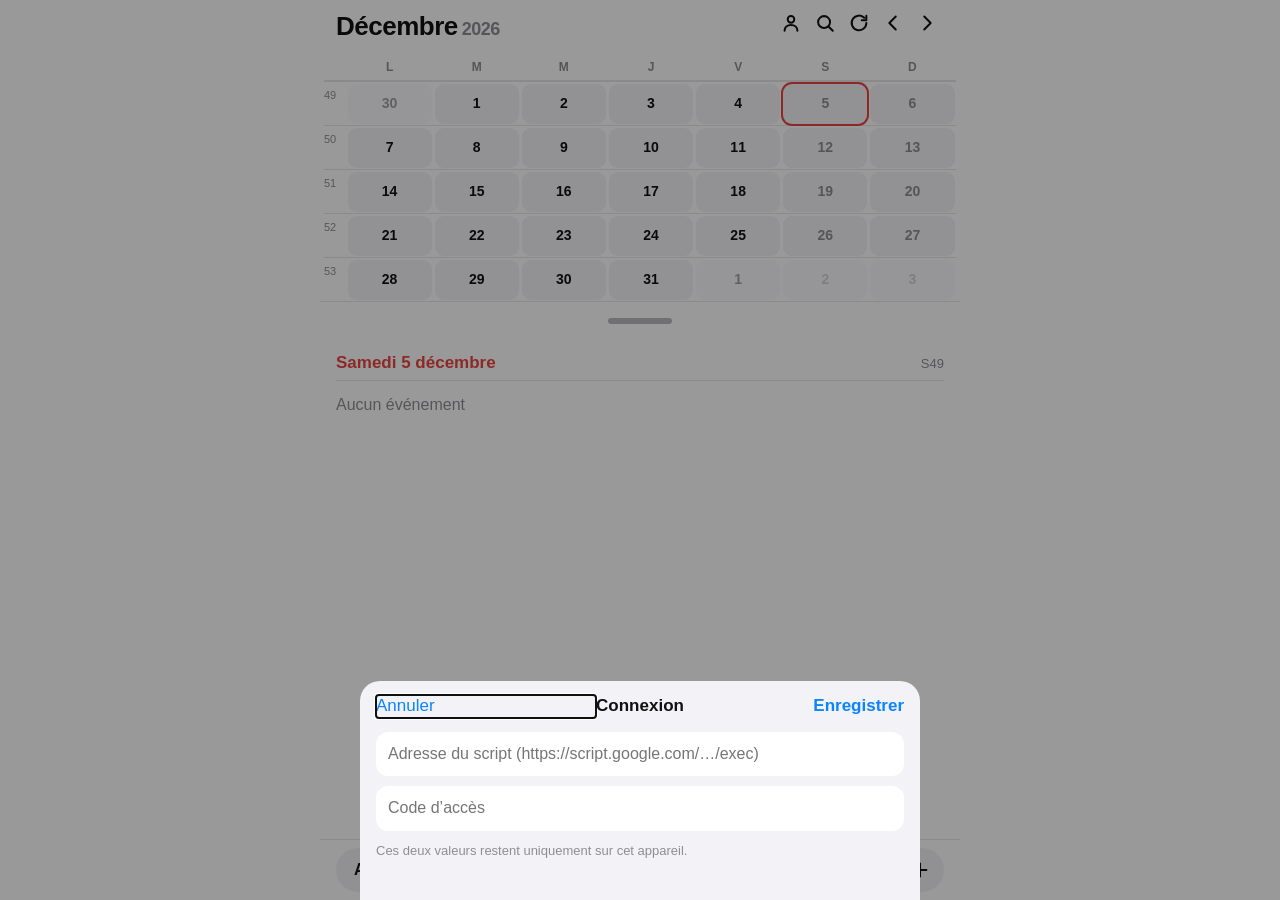
<file: calendrier/index.html>
<!DOCTYPE html>
<html lang="fr">
<head>
<meta charset="utf-8">
<meta name="viewport" content="width=device-width, initial-scale=1, viewport-fit=cover">
<meta name="apple-mobile-web-app-capable" content="yes">
<meta name="mobile-web-app-capable" content="yes">
<meta name="apple-mobile-web-app-title" content="Agenda">
<meta name="apple-mobile-web-app-status-bar-style" content="default">
<meta name="color-scheme" content="light dark">
<meta name="theme-color" content="#ffffff" media="(prefers-color-scheme: light)">
<meta name="theme-color" content="#000000" media="(prefers-color-scheme: dark)">
<link rel="manifest" href="manifest.webmanifest">
<link rel="apple-touch-icon" href="icon-180.png">
<title>Agenda</title>
<link rel="stylesheet" href="style.css?v=2111j">
</head>
<body>

<header id="head">
  <h1 id="title"></h1>
  <div class="nav">
    <button id="bManon" aria-label="Planning de Manon" aria-pressed="false"><svg viewBox="0 0 24 24"><circle cx="12" cy="8" r="3.6"/><path d="M5 20.5c0-4 3-6.2 7-6.2s7 2.2 7 6.2"/></svg></button>
    <button id="bSearch" aria-label="Rechercher"><svg viewBox="0 0 24 24"><circle cx="11" cy="11" r="6.5"/><path d="M16 16l4.5 4.5"/></svg></button>
    <button id="bRefresh" aria-label="Actualiser"><svg viewBox="0 0 24 24"><path d="M20 12a8 8 0 1 1-2.3-5.7M20 4v5h-5"/></svg></button>
    <button id="bPrev" aria-label="Mois précédent"><svg viewBox="0 0 24 24"><path d="M15 5l-7 7 7 7"/></svg></button>
    <button id="bNext" aria-label="Mois suivant"><svg viewBox="0 0 24 24"><path d="M9 5l7 7-7 7"/></svg></button>
  </div>
</header>
<div id="status"></div>

<main id="grid"></main>
<div id="handle" role="button" aria-label="Replier ou déplier le mois"><i></i></div>
<section id="list"></section>

<footer id="bar">
  <button id="bToday" class="pill">Aujourd’hui</button>
  <div class="grp">
    <button id="bCals" class="pill ic" aria-label="Agendas"><svg viewBox="0 0 24 24"><path d="M4 7h16M4 12h16M4 17h10"/></svg></button>
    <button id="bAdd" class="pill ic" aria-label="Nouvel événement"><svg viewBox="0 0 24 24"><path d="M12 5v14M5 12h14"/></svg></button>
  </div>
</footer>

<!-- Détail d'un événement -->
<dialog id="dDetail"><div class="sheet">
  <div class="sh-head"><span></span><b>Événement</b><button type="button" class="lnk strong" data-close>Fermer</button></div>
  <div id="detail"></div>
</div></dialog>

<!-- Recherche -->
<dialog id="dSearch"><div class="sheet">
  <div class="sh-head"><span></span><b>Rechercher</b><button type="button" class="lnk strong" data-close>Fermer</button></div>
  <input id="sQ" type="search" placeholder="Titre, lieu, notes…" enterkeyhint="search" autocomplete="off" autocapitalize="off" autocorrect="off">
  <div id="sRes"></div>
</div></dialog>

<!-- Nouvel événement -->
<dialog id="dCreate"><div class="sheet"><form id="fCreate" autocomplete="off">
  <div class="sh-head"><button type="button" class="lnk" data-close>Annuler</button><b id="cHead">Nouvel événement</b><button type="submit" class="lnk strong" id="cSave">Ajouter</button></div>
  <input id="cTitle" placeholder="Titre" enterkeyhint="done">
  <label class="row">Agenda <select id="cCal"></select></label>
  <label class="row">Journée entière <input type="checkbox" id="cAll"></label>
  <label class="row">Début <span class="two"><input type="date" id="cD0"><input type="time" id="cT0"></span></label>
  <label class="row">Fin <span class="two"><input type="date" id="cD1"><input type="time" id="cT1"></span></label>
  <label class="row" id="rRep">Répéter <select id="cRep"><option value="">Jamais</option><option value="daily">Tous les jours</option><option value="weekly">Toutes les semaines</option><option value="biweekly">Toutes les 2 semaines</option><option value="monthly">Tous les mois</option><option value="yearly">Tous les ans</option></select></label>
  <label class="row" id="rUntil">Jusqu’au (facultatif) <input type="date" id="cUntil"></label>
  <label class="row">Alerte <select id="cAl1"></select></label>
  <label class="row" id="rAl2">2e alerte <select id="cAl2"></select></label>
  <input id="cLoc" placeholder="Lieu">
  <textarea id="cNote" placeholder="Notes" rows="3"></textarea>
  <p id="cErr" class="err"></p>
</form></div></dialog>

<!-- Agendas visibles -->
<dialog id="dCals"><div class="sheet">
  <div class="sh-head"><span></span><b>Agendas</b><button type="button" class="lnk strong" data-close>OK</button></div>
  <div id="calList"></div>
  <p class="hint">Touchez « Planning » sur l’agenda qui contient votre planning pro (Jour, Soir, VE, RH). Le mois en haut n’affiche que cet agenda ; la liste du jour en dessous montre tous vos agendas visibles.</p>
  <p class="hint" id="ver"></p>
  <button type="button" class="lnk block" id="bSettings">Connexion à Google Agenda…</button>
</div></dialog>

<!-- Connexion -->
<dialog id="dSettings"><div class="sheet"><form id="fSettings" autocomplete="off">
  <div class="sh-head"><button type="button" class="lnk" data-close>Annuler</button><b>Connexion</b><button type="submit" class="lnk strong" id="sSave">Enregistrer</button></div>
  <input id="sUrl" placeholder="Adresse du script (https://script.google.com/…/exec)" inputmode="url" autocapitalize="off" autocorrect="off" spellcheck="false">
  <input id="sToken" placeholder="Code d’accès" autocapitalize="off" autocorrect="off" spellcheck="false">
  <p class="hint">Ces deux valeurs restent uniquement sur cet appareil.</p>
  <p id="sErr" class="err"></p>
</form></div></dialog>

<script src="config.js"></script>
<script src="app.js?v=2111j"></script>
</body>
</html>
</file>
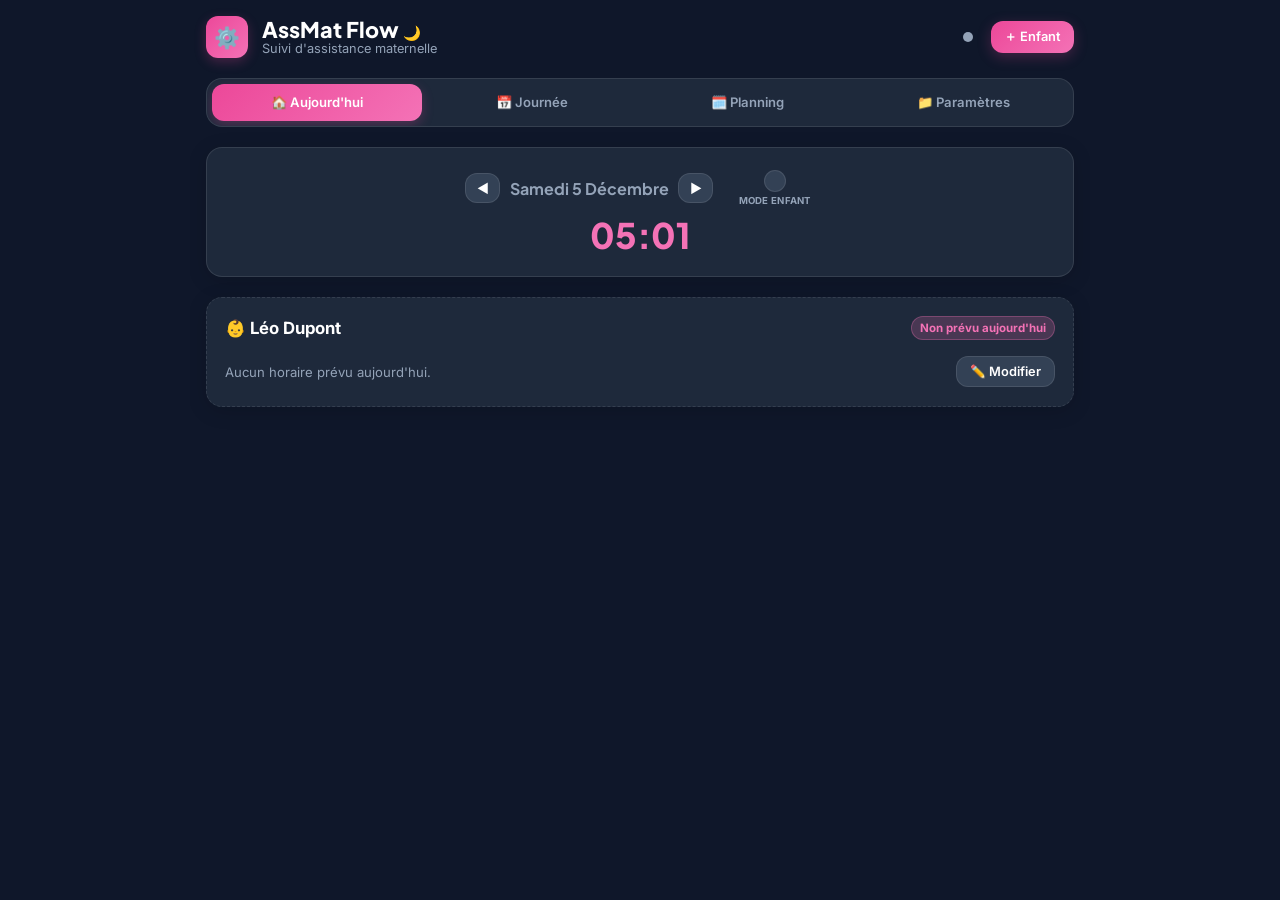
<file: assmat.html>
<!DOCTYPE html>
<html lang="fr">
<head>
  <meta charset="UTF-8">
  <meta name="viewport" content="width=device-width, initial-scale=1.0, viewport-fit=cover">
  <title>AssMat Flow</title>
  <link rel="preconnect" href="https://fonts.googleapis.com">
  <link rel="preconnect" href="https://fonts.gstatic.com" crossorigin>
  <link href="https://fonts.googleapis.com/css2?family=Plus+Jakarta+Sans:wght@500;600;700;800&family=Inter:wght@400;500;600&display=swap" rel="stylesheet">
  <style>
    :root {
      --bg: #0f172a;
      --surface: #1e293b;
      --surface-card: #334155;
      --border: rgba(255, 255, 255, 0.1);
      
      --accent: #ec4899;
      --accent-light: #f472b6;
      --accent-glow: rgba(236, 72, 153, 0.25);
      --accent-gradient: linear-gradient(135deg, #ec4899, #f472b6);
      
      --text-main: #f8fafc;
      --text-muted: #94a3b8;
      
      --success: #10b981;
      --danger: #f43f5e;
      --warning: #f472b6;
      
      --radius-lg: 16px;
      --radius-md: 12px;
      --radius-sm: 8px;
    }

    body.light-mode {
      --bg: #f1f5f9;
      --surface: #ffffff;
      --surface-card: #e9edf3;
      --border: rgba(15, 23, 42, 0.1);

      --text-main: #0f172a;
      --text-muted: #64748b;
    }

    body.light-mode input,
    body.light-mode select,
    body.light-mode header h1,
    body.light-mode .card h2,
    body.light-mode .slide-title,
    body.light-mode .cal-day-num,
    body.light-mode .btn-secondary,
    body.light-mode .cal-day-badge-stack .time-line,
    body.light-mode .week-day-row label,
    body.light-mode .summary-line.total,
    body.light-mode .pajemploi-item-val {
      color: var(--text-main);
    }

    /* Filet de sécurité : neutralise les couleurs blanches écrites en dur (inline ou générées en JS) */
    body.light-mode [style*="color:#fff"],
    body.light-mode [style*="color: #fff"],
    body.light-mode [style*="color:#ffffff"],
    body.light-mode [style*="color: #ffffff"] {
      color: var(--text-main) !important;
    }

    * { box-sizing: border-box; margin: 0; padding: 0; font-family: 'Inter', -apple-system, BlinkMacSystemFont, sans-serif; -webkit-tap-highlight-color: transparent; }
    html, body { max-width: 100vw; overflow-x: hidden; }

    body {
      background-color: var(--bg);
      color: var(--text-main);
      padding: calc(1rem + env(safe-area-inset-top)) calc(1rem + env(safe-area-inset-right)) calc(2rem + env(safe-area-inset-bottom)) calc(1rem + env(safe-area-inset-left));
      max-width: 900px;
      margin: 0 auto;
      min-height: 100vh;
      -webkit-font-smoothing: antialiased;
    }

    header { display: flex; justify-content: space-between; align-items: center; margin-bottom: 1.25rem; }
    .brand { display: flex; align-items: center; gap: 0.85rem; }
    
    .brand-icon-btn {
      width: 42px; height: 42px; background: var(--accent-gradient); border-radius: var(--radius-md);
      display: flex; align-items: center; justify-content: center; font-size: 1.3rem;
      box-shadow: 0 4px 12px var(--accent-glow); flex-shrink: 0; border: none; cursor: pointer; color: white;
      transition: transform 0.2s ease;
    }
    .brand-icon-btn:active { transform: scale(0.92); }

    header h1 { font-family: 'Plus Jakarta Sans', sans-serif; font-size: 1.35rem; font-weight: 800; color: #fff; line-height: 1.1; }
    header p { font-size: 0.8rem; color: var(--text-muted); }

    .sync-status-container { display: flex; align-items: center; justify-content: center; padding: 6px; cursor: pointer; }
    .sync-led { width: 10px; height: 10px; border-radius: 50%; background-color: var(--text-muted); box-shadow: 0 0 0 0 rgba(255, 255, 255, 0); transition: all 0.3s ease; }
    .sync-led.online { background-color: var(--success); box-shadow: 0 0 8px var(--success); }
    .sync-led.offline { background-color: var(--danger); box-shadow: 0 0 8px var(--danger); }
    .sync-led.syncing { background-color: var(--warning); box-shadow: 0 0 8px var(--warning); animation: pulse-led 1s infinite alternate; }

    @keyframes pulse-led { from { opacity: 0.3; transform: scale(0.8); } to { opacity: 1; transform: scale(1.2); } }

    .slider-container { position: relative; margin-bottom: 1.25rem; }
    .slider-track { display: flex; overflow-x: auto; scroll-snap-type: x mandatory; scroll-behavior: smooth; gap: 1rem; padding-bottom: 0.5rem; -webkit-overflow-scrolling: touch; }
    .slider-track::-webkit-scrollbar { display: none; }

    .child-slide { flex: 0 0 100%; scroll-snap-align: start; background: var(--surface); border: 1px solid var(--border); border-radius: var(--radius-lg); padding: 1.25rem; box-shadow: 0 4px 20px rgba(0,0,0,0.2); }
    .slide-header { display: flex; justify-content: space-between; align-items: center; }
    .slide-title { font-family: 'Plus Jakarta Sans', sans-serif; font-size: 1.2rem; font-weight: 800; color: #fff; }

    .slider-dots { display: flex; justify-content: center; gap: 0.5rem; margin-top: 0.5rem; }
    .dot { width: 8px; height: 8px; border-radius: 50%; background: var(--surface-card); transition: all 0.2s ease; }
    .dot.active { background: var(--accent-light); width: 20px; border-radius: 10px; }

    .nav-tabs { display: flex; gap: 0.35rem; margin-bottom: 1.25rem; background: var(--surface); padding: 5px; border-radius: var(--radius-lg); border: 1px solid var(--border); overflow-x: auto; }
    .nav-tabs::-webkit-scrollbar { display: none; }
    
    .tab-btn { flex: 1; min-width: 75px; background: transparent; border: none; padding: 0.65rem 0.5rem; border-radius: var(--radius-md); cursor: pointer; font-weight: 600; font-size: 0.82rem; color: var(--text-muted); transition: all 0.2s ease; text-align: center; white-space: nowrap; }
    .tab-btn.active { background: var(--accent-gradient); color: #fff; box-shadow: 0 4px 12px var(--accent-glow); }

    .tab-content { display: none; }
    .tab-content.active { display: block; animation: fadeIn 0.25s ease-out; }
    .sub-tab-content { display: none; animation: fadeIn 0.25s ease-out; }

    @keyframes fadeIn { from { opacity: 0; transform: translateY(4px); } to { opacity: 1; transform: translateY(0); } }

    .card { background: var(--surface); border-radius: var(--radius-lg); border: 1px solid var(--border); padding: 1.15rem; margin-bottom: 1.25rem; box-shadow: 0 4px 20px rgba(0,0,0,0.15); }
    .card h2 { font-family: 'Plus Jakarta Sans', sans-serif; font-size: 1.05rem; font-weight: 700; margin-bottom: 1rem; color: #fff; }

    .grid-2 { display: grid; grid-template-columns: repeat(auto-fit, minmax(130px, 1fr)); gap: 0.85rem; }
    .grid-3 { display: grid; grid-template-columns: repeat(auto-fit, minmax(180px, 1fr)); gap: 0.85rem; }
    
    .form-group { display: flex; flex-direction: column; gap: 0.35rem; }
    label { font-size: 0.7rem; font-weight: 700; color: var(--text-muted); text-transform: uppercase; letter-spacing: 0.04em; }
    
    input, select { width: 100%; padding: 0.65rem 0.85rem; border: 1px solid var(--border); border-radius: var(--radius-md); font-size: 0.9rem; font-weight: 500; color: #fff; background: var(--surface-card); outline: none; }

    .checkbox-group { display: flex; align-items: center; gap: 0.6rem; background: var(--surface-card); padding: 0.75rem; border-radius: var(--radius-md); border: 1px solid var(--border); cursor: pointer; }
    .checkbox-group input[type="checkbox"] { width: 18px; height: 18px; accent-color: var(--accent); cursor: pointer; }

    .btn { border: none; padding: 0.75rem 1.2rem; border-radius: var(--radius-md); cursor: pointer; font-weight: 600; font-size: 0.88rem; transition: all 0.2s ease; display: inline-flex; align-items: center; justify-content: center; gap: 0.4rem; }
    .btn-primary { background: var(--accent-gradient); color: white; box-shadow: 0 4px 14px var(--accent-glow); }
    .btn-secondary { background: var(--surface-card); color: #fff; border: 1px solid var(--border); }
    .btn-danger { background: rgba(244, 63, 94, 0.15); color: var(--danger); border: 1px solid rgba(244, 63, 94, 0.3); }
    .btn-sm { padding: 0.45rem 0.8rem; font-size: 0.8rem; }

    .calendar-header { display: flex; justify-content: space-between; align-items: center; margin-bottom: 1rem; }
    .calendar-days-header { display: flex; gap: 4px; text-align: center; font-size: 0.7rem; font-weight: 700; color: var(--text-muted); margin-bottom: 0.5rem; }
    .calendar-days-header > div { flex: 1 1 0; min-width: 0; }
    .calendar-days-header .header-week-spacer { flex: 0 0 26px; }
    .calendar-grid { display: flex; flex-direction: column; gap: 4px; }
    .cal-week-row { display: flex; align-items: stretch; gap: 4px; }
    .cal-week-row .cal-day { flex: 1 1 0; min-width: 0; width: auto; }
    
    .cal-day { position: relative; background: var(--surface-card); border: 1px solid var(--border); border-radius: var(--radius-sm); min-height: 70px; padding: 4px; display: flex; flex-direction: column; justify-content: space-between; align-items: center; cursor: pointer; transition: all 0.15s ease; width: 100%; }
    .cal-day:active { transform: scale(0.95); }
    .cal-day.empty { background: transparent; border: none; cursor: default; }
    .cal-day.is-weekend { background: rgba(15, 23, 42, 0.45); border-color: rgba(255, 255, 255, 0.04); opacity: 0.75; }
    .cal-day.has-presence { background: rgba(236, 72, 153, 0.18); border: 1px solid rgba(244, 114, 182, 0.4); opacity: 1; }
    .cal-day.is-today { border: 2px solid var(--accent-light); box-shadow: 0 0 0 1px var(--accent-light), 0 0 10px var(--accent-glow); }
    .cal-day.is-today .cal-day-num { color: var(--accent-light); }
    .cal-day-num { font-size: 0.75rem; font-weight: 700; color: #fff; width: 100%; text-align: left; }
    .cal-day-check { position: absolute; top: 2px; right: 3px; width: 12px; height: 12px; border-radius: 50%; background: var(--success); display: flex; align-items: center; justify-content: center; font-size: 0.5rem; line-height: 1; color: #fff; font-weight: 900; box-shadow: 0 0 4px rgba(16, 185, 129, 0.6); }
    .inline-check { position: static !important; display: inline-flex !important; width: 16px; height: 16px; font-size: 0.6rem; margin-left: 6px; vertical-align: middle; }

    .accueil-enfant-card.non-prevu { border-style: dashed; }
    .accueil-enfant-card.non-prevu .grid-2,
    .accueil-enfant-card.non-prevu .btn-primary { opacity: 0.55; }

    .input-horaire-grand { font-size: 1.5rem !important; font-weight: 800 !important; border: none !important; background: transparent !important; padding: 0.2rem 0 !important; color: var(--text-main) !important; }

    .ha-toggle-btn { border: none; background: transparent; cursor: pointer; padding: 4px; display: flex; flex-direction: column; align-items: center; justify-content: center; gap: 3px; }
    .ha-toggle-dot { display: block; width: 22px; height: 22px; border-radius: 50%; background: var(--surface-card); border: 1px solid var(--border); transition: all 0.25s ease; }
    .ha-toggle-dot.on { background: var(--warning); box-shadow: 0 0 10px 3px rgba(244, 114, 182, 0.7); border-color: var(--warning); }
    .ha-toggle-label { font-size: 0.6rem; font-weight: 700; color: var(--text-muted); text-transform: uppercase; letter-spacing: 0.03em; white-space: nowrap; }
    
    .cal-day-badge-stack { display: flex; flex-direction: column; align-items: center; gap: 1px; width: 100%; margin-top: 2px; position: relative; }
    .cal-day-badge-stack .time-line { font-size: 0.62rem; font-weight: 700; line-height: 1.1; color: #fff; }
    .cal-day-badge { font-size: 0.58rem; font-weight: 600; padding: 2px 3px; border-radius: 4px; text-align: center; width: 100%; }
    .cal-day-badge.off { color: var(--text-muted); font-size: 0.75rem; opacity: 0.4; }
    .cal-day-del { display: block; margin-top: 2px; font-size: 0.62rem; line-height: 1; opacity: 0.55; cursor: pointer; transition: opacity 0.15s ease; }
    .cal-day-del:hover, .cal-day-del:active { opacity: 1; }

    .cal-week-del { flex: 0 0 26px; display: flex; align-items: center; justify-content: center; background: rgba(244, 63, 94, 0.12); border: 1px solid rgba(244, 63, 94, 0.3); border-radius: var(--radius-sm); font-size: 0.75rem; color: var(--danger); cursor: pointer; opacity: 0.6; transition: opacity 0.15s ease; }
    .cal-week-del:hover, .cal-week-del:active { opacity: 1; }
    .cal-week-del.empty { background: transparent; border-color: transparent; cursor: default; visibility: hidden; }

    .modal-overlay { position: fixed; top: 0; left: 0; right: 0; bottom: 0; background: rgba(0,0,0,0.7); backdrop-filter: blur(4px); display: none; align-items: center; justify-content: center; z-index: 999; padding: 1rem; }
    .modal-overlay.active { display: flex; }
    .modal { background: var(--surface); border: 1px solid var(--border); border-radius: var(--radius-lg); width: 100%; max-width: 480px; padding: 1.25rem; box-shadow: 0 10px 30px rgba(0,0,0,0.5); max-height: 90vh; overflow-y: auto; }

    details summary { cursor: pointer; font-weight: 700; font-size: 0.9rem; color: var(--accent-light); padding: 0.5rem 0; }
    .week-grid { display: grid; gap: 0.5rem; margin-top: 0.75rem; }
    .week-day-row { display: flex; align-items: center; justify-content: space-between; background: var(--surface-card); padding: 0.5rem 0.75rem; border-radius: var(--radius-sm); border: 1px solid var(--border); }
    .week-day-row.weekend-row { background: rgba(15, 23, 42, 0.4); opacity: 0.7; }
    .week-day-row label { font-size: 0.8rem; text-transform: none; color: #fff; width: 80px; }

    .dup-panel { display: none; background: rgba(236, 72, 153, 0.1); border: 1px dashed rgba(244, 114, 182, 0.4); border-radius: var(--radius-sm); padding: 0.6rem; margin: -0.15rem 0 0.35rem 0; }
    .dup-panel.active { display: block; }
    .dup-panel p { font-size: 0.72rem; color: var(--text-muted); margin-bottom: 0.5rem; }
    .dup-days { display: flex; flex-wrap: wrap; gap: 0.4rem; margin-bottom: 0.6rem; }
    .dup-day-chip { display: flex; align-items: center; gap: 0.3rem; background: var(--surface-card); padding: 0.3rem 0.55rem; border-radius: 20px; font-size: 0.75rem; cursor: pointer; border: 1px solid var(--border); }
    .dup-day-chip input { width: 14px; height: 14px; accent-color: var(--accent); cursor: pointer; }
    .dup-panel-actions { display: flex; gap: 0.4rem; justify-content: flex-end; }
    .week-day-row input[type="time"] { width: auto; padding: 0.3rem 0.5rem; font-size: 0.8rem; }

    /* Sélecteur d'heure personnalisé (listes déroulantes Heures / Minutes par pas de 5) */
    .time-select-group { display: inline-flex; align-items: center; gap: 2px; }
    .time-select-group select {
      width: auto;
      -webkit-appearance: none;
      appearance: none;
      cursor: pointer;
      background-image: none;
      padding-right: 0.3rem;
    }
    .time-select-group select::-ms-expand { display: none; }
    .time-select-sep { font-weight: 800; color: var(--text-main); }
    .input-horaire-grand.time-select-group select { font-size: 1.5rem !important; font-weight: 800 !important; border: none !important; background: transparent !important; padding: 0.2rem 0 !important; color: var(--text-main) !important; }
    .week-day-row .time-select-group select { padding: 0.3rem 0.35rem; font-size: 0.8rem; }
    .time-select-group.compact select { padding: 0.3rem 0.35rem; font-size: 0.8rem; }

    .st-repas-row { display: flex; flex-wrap: wrap; gap: 0.5rem; margin-top: 0.15rem; }
    .st-repas-item { display: flex; align-items: center; gap: 0.3rem; font-size: 0.72rem; color: var(--text-muted); }
    .st-repas-item select { width: auto; padding: 0.25rem 0.35rem; font-size: 0.72rem; }

    .table-container { width: 100%; overflow-x: auto; border-radius: var(--radius-md); border: 1px solid var(--border); margin-top: 0.5rem; }
    table { width: 100%; border-collapse: collapse; font-size: 0.82rem; background: var(--surface-card); white-space: nowrap; }
    th { background: rgba(0, 0, 0, 0.2); color: var(--text-muted); font-weight: 700; text-transform: uppercase; font-size: 0.68rem; padding: 0.75rem 0.6rem; border-bottom: 1px solid var(--border); text-align: center; }
    td { padding: 0.75rem 0.6rem; border-bottom: 1px solid var(--border); text-align: center; color: var(--text-main); font-weight: 500; }

    .badge { padding: 0.25rem 0.5rem; border-radius: 12px; font-size: 0.72rem; font-weight: 700; display: inline-flex; align-items: center; gap: 0.25rem; }
    .badge-primary { background: rgba(236, 72, 153, 0.2); color: var(--accent-light); border: 1px solid rgba(236, 72, 153, 0.3); }
    .badge-warning { background: rgba(244, 114, 182, 0.2); color: var(--warning); border: 1px solid rgba(244, 114, 182, 0.3); }
    .badge-danger { background: rgba(244, 63, 94, 0.2); color: var(--danger); border: 1px solid rgba(244, 63, 94, 0.3); }
    .badge-success { background: rgba(16, 185, 129, 0.2); color: var(--success); border: 1px solid rgba(16, 185, 129, 0.3); }

    .summary-card { background: var(--surface-card); border: 1px solid var(--border); border-radius: var(--radius-md); padding: 1rem; margin-top: 1rem; }
    .summary-line { display: flex; justify-content: space-between; align-items: center; margin-bottom: 0.6rem; font-size: 0.85rem; color: var(--text-muted); }
    .summary-line.total { border-top: 1px solid var(--border); padding-top: 0.85rem; margin-top: 0.85rem; margin-bottom: 0; font-size: 1.05rem; font-weight: 800; color: #fff; }

    .legal-alert-box { margin-top: 0.85rem; padding: 0.85rem; background: rgba(244, 63, 94, 0.12); border: 1px solid rgba(244, 63, 94, 0.4); border-radius: var(--radius-md); font-size: 0.8rem; color: #fecdd3; line-height: 1.4; }
    .legal-alert-box h4 { color: #f43f5e; font-size: 0.85rem; font-weight: 800; margin-bottom: 0.4rem; display: flex; align-items: center; gap: 0.4rem; }
    .legal-alert-box ul { margin-left: 1.2rem; margin-top: 0.4rem; margin-bottom: 0.5rem; }
    .legal-alert-box li { margin-bottom: 0.2rem; }

    .pajemploi-card { background: linear-gradient(145deg, #1e293b, #0f172a); border: 1px solid rgba(16, 185, 129, 0.4); border-radius: var(--radius-lg); padding: 1.15rem; margin-top: 1.25rem; box-shadow: 0 4px 20px rgba(16, 185, 129, 0.1); }
    .pajemploi-title { display: flex; align-items: center; justify-content: space-between; color: #10b981; font-family: 'Plus Jakarta Sans', sans-serif; font-size: 1rem; font-weight: 800; margin-bottom: 0.85rem; border-bottom: 1px solid rgba(16, 185, 129, 0.2); padding-bottom: 0.5rem; }
    .pajemploi-grid { display: grid; grid-template-columns: repeat(auto-fit, minmax(180px, 1fr)); gap: 0.75rem; }
    .pajemploi-item { background: rgba(255, 255, 255, 0.03); border: 1px solid var(--border); padding: 0.65rem 0.85rem; border-radius: var(--radius-md); }
    .pajemploi-item-label { font-size: 0.68rem; color: var(--text-muted); font-weight: 700; text-transform: uppercase; }
    .pajemploi-item-val { font-size: 1.05rem; font-weight: 800; color: #fff; margin-top: 2px; }

    .info-group { background: var(--surface-card); border-radius: var(--radius-md); padding: 0.85rem; border: 1px solid var(--border); margin-bottom: 0.85rem; }
    .info-group h3 { font-size: 0.85rem; color: var(--accent-light); margin-bottom: 0.5rem; display: flex; align-items: center; gap: 0.4rem; }

    .print-only { display: none; }

    @media print {
      @page { size: A4 portrait; margin: 6mm; }
      html { max-width: 100% !important; }
      body { background: #ffffff !important; color: #000000 !important; padding: 0 !important; margin: 0 !important; width: 100% !important; max-width: 100% !important; font-family: 'Helvetica Neue', Arial, sans-serif !important; font-size: 9.5pt !important; }
      #engagement, #paie { width: 100% !important; max-width: 100% !important; }
      header, .slider-container, .nav-tabs, .no-print, .modal-overlay, #accueil, #presence, #planning, #admin, #contrat, #impots { display: none !important; }
      
      .print-only { display: block !important; }
      .card { background: #ffffff !important; border: none !important; box-shadow: none !important; padding: 0 !important; margin: 0 !important; }

      /* IMPRESSION PAIE */
      body.print-mode-paie #admin, body.print-mode-paie #paie { display: block !important; }
      body.print-mode-paie #engagement, body.print-mode-paie #contrat, body.print-mode-paie #impots { display: none !important; }

      /* IMPRESSION ENGAGEMENT */
      body.print-mode-engagement #admin, body.print-mode-engagement #engagement { display: block !important; }
      body.print-mode-engagement #paie, body.print-mode-engagement #contrat, body.print-mode-engagement #impots { display: none !important; }

      /* IMPRESSION CONTRAT */
      body.print-mode-contrat #admin, body.print-mode-contrat #contrat { display: block !important; }
      body.print-mode-contrat #engagement, body.print-mode-contrat #paie, body.print-mode-contrat #impots { display: none !important; }
      .annexe-print { page-break-before: always; padding-top: 4mm; }

      .print-header { display: flex; justify-content: space-between; align-items: flex-start; border-bottom: 2px solid #000; padding-bottom: 8px; margin-bottom: 12px; }
      .print-header-title h1 { font-size: 15pt; font-weight: bold; color: #000; text-transform: uppercase; margin-bottom: 2px; }
      .print-grid-info { display: grid; grid-template-columns: 1fr 1fr; gap: 10px; margin-bottom: 12px; }
      .print-box { border: 1px solid #ccc; border-radius: 4px; padding: 6px 8px; background: #fafafa !important; }
      .print-box-title { font-size: 7.5pt; font-weight: bold; text-transform: uppercase; color: #555; margin-bottom: 3px; border-bottom: 1px solid #eee; padding-bottom: 2px; }
      .print-box-content { font-size: 9pt; color: #000; line-height: 1.3; }
      
      .table-container { border: 1px solid #000 !important; border-radius: 0 !important; margin-bottom: 12px !important; }
      table { background: #fff !important; width: 100% !important; border-collapse: collapse !important; }
      th { background: #f0f0f0 !important; color: #000 !important; border-bottom: 1px solid #000 !important; border-right: 1px solid #ccc !important; font-size: 8pt !important; padding: 5px !important; }
      td { color: #000 !important; border-bottom: 1px solid #eee !important; border-right: 1px solid #eee !important; font-size: 8.5pt !important; padding: 5px !important; }
      
      .summary-card { background: #fff !important; border: none !important; padding: 0 !important; margin-top: 8px !important; width: 50%; margin-left: auto; }
      .summary-line { color: #000 !important; font-size: 8.5pt !important; margin-bottom: 3px !important; }
      .summary-line.total { border-top: 2px solid #000 !important; padding-top: 4px !important; margin-top: 4px !important; font-size: 10.5pt !important; color: #000 !important; }
      
      .print-signatures { margin-top: 20px; display: flex; justify-content: space-between; font-size: 8pt; page-break-inside: avoid; }
      .print-signature-box { width: 48%; border: 1px solid #000; padding: 8px; min-height: 80px; }

      .legal-print-clause { margin-top: 10px; padding: 8px; border: 1px solid #000; background: #f9f9f9; font-size: 8pt; line-height: 1.35; text-align: justify; }
    }
  </style>
</head>
<body class="print-mode-paie">

  <header class="no-print">
    <div class="brand">
      <button class="brand-icon-btn" onclick="ouvrirModalConfigGitHub()" title="Paramètres d'application & Synchro">⚙️</button>
      <div onclick="toggleTheme()" title="Basculer le mode jour/nuit" style="cursor:pointer;">
        <h1>AssMat Flow <span id="theme-toggle-icon" style="font-size:0.9rem;">🌙</span></h1>
        <p>Suivi d'assistance maternelle</p>
      </div>
    </div>
    <div style="display:flex; align-items:center; gap:0.75rem;">
      <div class="sync-status-container" onclick="ouvrirModalConfigGitHub()" title="État de la synchro GitHub">
        <div id="sync-led" class="sync-led"></div>
      </div>
      <button class="btn btn-primary btn-sm" onclick="ajouterNouvelEnfant()">＋ Enfant</button>
    </div>
  </header>

  <!-- SLIDER DES ENFANTS -->
  <div class="slider-container no-print">
    <div class="slider-track" id="slider-track" onscroll="handleSliderScroll()"></div>
    <div class="slider-dots" id="slider-dots"></div>
  </div>

  <!-- NAVIGATION PRINCIPALE -->
  <nav class="nav-tabs no-print main-nav">
    <button class="tab-btn active" onclick="switchMainTab('accueil')">🏠 Aujourd'hui</button>
    <button class="tab-btn" onclick="switchMainTab('presence')">📅 Journée</button>
    <button class="tab-btn" onclick="switchMainTab('planning')">🗓️ Planning</button>
    <button class="tab-btn" onclick="switchMainTab('admin')">📁 Paramètres</button>
  </nav>

  <!-- TAB 0 : PAGE D'ACCUEIL DU JOUR -->
  <div id="accueil" class="tab-content main-content active">
    <div class="card no-print" style="text-align:center;">
      <div style="display:flex; align-items:center; justify-content:center; gap:0.6rem; flex-wrap:wrap;">
        <button class="btn btn-secondary btn-sm" onclick="changerJourAccueil(-1)" title="Jour précédent" style="padding:0.4rem 0.65rem;">◀</button>
        <div id="accueil-date" onclick="allerAccueilAujourdHui()" title="Revenir à aujourd'hui" style="cursor:pointer; font-family:'Plus Jakarta Sans', sans-serif; font-weight:700; font-size:1rem; color:var(--text-muted); text-transform:capitalize;"></div>
        <button class="btn btn-secondary btn-sm" onclick="changerJourAccueil(1)" title="Jour suivant" style="padding:0.4rem 0.65rem;">▶</button>
        <button id="ha-mode-enfant-btn" class="ha-toggle-btn" onclick="toggleModeEnfant()" title="Mode enfant (Home Assistant)" style="margin-left:0.75rem;">
          <span id="ha-mode-enfant-dot" class="ha-toggle-dot"></span>
          <span class="ha-toggle-label">Mode enfant</span>
        </button>
      </div>
      <div id="accueil-heure" style="font-family:'Plus Jakarta Sans', sans-serif; font-weight:800; font-size:2.2rem; color:var(--accent-light); margin-top:2px;"></div>
    </div>
    <div id="accueil-enfants-list"></div>
  </div>

  <!-- TAB 1 : VALIDATION DU JOUR (PAR FICHE ENFANT) -->
  <div id="presence" class="tab-content main-content">
    <div class="card no-print">
      <h2>Saisie / Validation rapide du jour <span id="presence-check-badge"></span></h2>
      <div class="form-group" style="margin-bottom: 0.85rem;">
        <label>Date</label>
        <input type="date" id="input-date" onchange="chargerHorairePrevuPourDate()">
      </div>
      <div class="grid-2" style="margin-bottom: 0.6rem;">
        <div class="form-group">
          <label>Arrivée réelle</label>
          <span class="time-select-slot" data-base-id="input-arrivee" data-default-hour="8" data-class="input-horaire-grand" data-onchange="verifierEcartsHoraires()"></span>
        </div>
        <div class="form-group">
          <label>Départ réel</label>
          <span class="time-select-slot" data-base-id="input-depart" data-default-hour="17" data-class="input-horaire-grand" data-onchange="verifierEcartsHoraires()"></span>
        </div>
      </div>
      <div id="ecart-arrivee-zone" style="display:none; margin-bottom:0.6rem;"></div>
      <div id="ecart-depart-zone" style="display:none; margin-bottom:0.85rem;"></div>
      <div class="grid-2">
        <div class="form-group">
          <label>🥐 Petit-déjeuner</label>
          <select id="input-repas-petitdej">
            <option value="non">Aucun</option>
            <option value="parent">PE</option>
            <option value="lm">LM</option>
            <option value="assmat">AM</option>
          </select>
        </div>
        <div class="form-group">
          <label>🍽️ Déjeuner</label>
          <select id="input-repas-dejeuner">
            <option value="non">Aucun</option>
            <option value="parent">PE</option>
            <option value="lm">LM</option>
            <option value="assmat">AM</option>
          </select>
        </div>
        <div class="form-group">
          <label>🍪 Goûter</label>
          <select id="input-repas-gouter">
            <option value="non">Aucun</option>
            <option value="parent">PE</option>
            <option value="lm">LM</option>
            <option value="assmat">AM</option>
          </select>
        </div>
        <div class="form-group">
          <label>🍲 Dîner</label>
          <select id="input-repas-diner">
            <option value="non">Aucun</option>
            <option value="parent">PE</option>
            <option value="lm">LM</option>
            <option value="assmat">AM</option>
          </select>
        </div>
      </div>
      <br>
      <button class="btn btn-primary" id="btn-valider-presence" style="width: 100%;" onclick="ajouterPresence()">Valider la journée</button>
    </div>

    <div class="card">
      <h2>Historique des présences</h2>
      <div class="table-container">
        <table id="table-presences">
          <thead>
            <tr>
              <th>Date</th>
              <th>Horaires</th>
              <th>Durée prévue</th>
              <th>Durée réelle</th>
              <th>H. Norm.</th>
              <th>H. Comp.</th>
              <th>H. Sup.</th>
              <th>Action</th>
            </tr>
          </thead>
          <tbody></tbody>
        </table>
      </div>
    </div>
  </div>

  <!-- TAB 2 : PLANNING TYPES iOS DU MOIS -->
  <div id="planning" class="tab-content main-content">
    <div class="card">
      <div class="calendar-header">
        <button class="btn btn-secondary btn-sm" onclick="changerMoisPlanning(-1)">◀</button>
        <h2 style="margin:0;" id="cal-month-title">Mois</h2>
        <button class="btn btn-secondary btn-sm" onclick="changerMoisPlanning(1)">▶</button>
      </div>

      <div style="margin-bottom: 1rem; display: flex; gap: 0.5rem; flex-wrap: wrap;">
        <button class="btn btn-primary btn-sm" onclick="genererPlanningMoisComplet()">⚡ Appliquer la semaine type</button>
        <button class="btn btn-secondary btn-sm" onclick="synchroniserICSMaintenant()">🔄 Forcer la synchro calendrier</button>
        <button class="btn btn-secondary btn-sm" onclick="telechargerICS()">📥 Télécharger le .ics</button>
      </div>

      <div id="planning-total-mois" style="display:flex; flex-wrap:wrap; gap:0.5rem; margin-bottom:0.85rem;"></div>

      <div class="calendar-days-header">
        <div>LUN</div><div>MAR</div><div>MER</div><div>JEU</div><div>VEN</div><div>SAM</div><div>DIM</div><div class="header-week-spacer"></div>
      </div>
      <div class="calendar-grid" id="calendar-grid"></div>
    </div>

    <div class="card">
      <details>
        <summary style="display:flex; justify-content:space-between; align-items:center;">
          <span>⚙️ Configurer la semaine type de base</span>
          <span id="st-total-badge" class="badge badge-primary">0h / sem</span>
        </summary>
        <div class="week-grid" id="week-schedule-grid"></div>
        
        <div id="st-legal-alert" class="legal-alert-box" style="display:none;">
          <h4>⚠️ Dépassement des plafonds légaux</h4>
          <div id="st-alert-text"></div>
          <div style="margin-top:0.4rem; font-weight:600;">Solutions recommandées :</div>
          <ul>
            <li>Réduire le nombre de semaines d'accueil (ex: passer en <i>Année Incomplète</i> à 45 ou 46 semaines) pour respecter la limite de 2 250h/an.</li>
            <li>Ajuster les horaires quotidiens pour lisser la moyenne hebdomadaire sous les 48h.</li>
          </ul>
          <div style="font-size:0.75rem; opacity:0.85;"><i>Note : Si le volume est maintenu, un accord écrit explicite de l'assistante maternelle est obligatoirement requis.</i></div>
        </div>

        <div id="st-alert-45h" style="display:none; margin-top:0.75rem; padding:0.6rem; background:rgba(244, 114, 182, 0.15); border:1px solid rgba(244, 114, 182, 0.4); border-radius:var(--radius-sm); font-size:0.78rem; color:var(--warning);">
          ℹ️ <b>Semaine > 45h :</b> Le contrat est automatiquement passé au réel (option « Mois lissé » décochée).
        </div>
        <br>
        <button class="btn btn-secondary btn-sm" style="width:100%;" onclick="sauvegarderSemaineType()">Sauvegarder la semaine type</button>
      </details>
    </div>
  </div>

  <!-- TAB 3 : PARAMÈTRES (CONTIENT CONTRAT, ENGAGEMENT, PAIE, IMPOTS) -->
  <div id="admin" class="tab-content main-content">
    
    <!-- NAVIGATION SECONDAIRE -->
    <nav class="nav-tabs no-print sub-nav" style="margin-bottom: 1.25rem; background: rgba(255,255,255,0.02); border: 1px solid var(--border);">
      <button class="tab-btn sub-tab-btn active" onclick="switchSubTab('contrat')">✍️ Contrat</button>
      <button class="tab-btn sub-tab-btn" onclick="switchSubTab('engagement')">📜 Engag.</button>
      <button class="tab-btn sub-tab-btn" onclick="switchSubTab('paie')">📄 Paie</button>
      <button class="tab-btn sub-tab-btn" onclick="switchSubTab('impots')">📊 Impôts</button>
    </nav>

    <!-- SOUS-ONGLET : CONTRAT -->
    <div id="contrat" class="sub-tab-content" style="display: block;">
      <div class="no-print">
      <div id="contrat-eng-notice" class="no-print" style="display:none; margin-bottom:1.25rem; padding:0.85rem; background: rgba(244, 114, 182, 0.12); border: 1px solid rgba(244, 114, 182, 0.4); border-radius: var(--radius-md); font-size: 0.82rem; color: #fbcfe8; line-height:1.4;">
        ⚠️ L'engagement réciproque n'a pas encore été validé. Ce contrat est vierge — rendez-vous dans l'onglet <strong>📜 Engag.</strong> pour le créer, il pourra ensuite pré-remplir automatiquement les champs ci-dessous.
      </div>
      <div class="card">
        <h2>Informations de l'enfant</h2>
        <div class="grid-2" style="margin-bottom: 1rem;">
          <div class="form-group">
            <label>Prénom de l'enfant</label>
            <input type="text" id="cfg-prenom-enfant">
          </div>
          <div class="form-group">
            <label>Nom de l'enfant</label>
            <input type="text" id="cfg-nom-enfant">
          </div>
          <div class="form-group">
            <label>Date de naissance (ou prévue)</label>
            <input type="date" id="cfg-naissance-enfant">
          </div>
          <div class="form-group">
            <label>Date de début du contrat</label>
            <input type="date" id="cfg-date-debut-contrat">
          </div>
        </div>

        <div style="margin-bottom: 1.25rem;">
          <label class="checkbox-group">
            <input type="checkbox" id="cfg-sorties-voiture">
            <span style="font-size: 0.85rem; font-weight: 600; color: #fff;">🚗 Sorties autorisées en voiture</span>
          </label>
        </div>

        <div class="grid-2" style="margin-bottom: 1.25rem;">
          <div class="form-group">
            <label>Type de contrat</label>
            <select id="cfg-type-contrat">
              <option value="CDI">CDI</option>
              <option value="CDD">CDD</option>
            </select>
          </div>
          <div class="form-group">
            <label>Jour de repos hebdomadaire</label>
            <select id="cfg-jour-repos">
              <option value="">-</option>
              <option value="Lundi">Lundi</option>
              <option value="Mardi">Mardi</option>
              <option value="Mercredi">Mercredi</option>
              <option value="Jeudi">Jeudi</option>
              <option value="Vendredi">Vendredi</option>
              <option value="Samedi">Samedi</option>
              <option value="Dimanche">Dimanche</option>
            </select>
          </div>
          <div class="form-group">
            <label>N° Pajemploi de l'employeur</label>
            <input type="text" id="cfg-num-pajemploi" placeholder="Notification d'immatriculation Urssaf">
          </div>
          <div class="form-group">
            <label>N° de sécurité sociale employeur</label>
            <input type="text" id="cfg-num-secu-employeur" placeholder="15 chiffres">
          </div>
        </div>

        <h2>Coordonnées des Parents</h2>
        
        <div class="info-group">
          <h3>👤 Coordonnées Parent 1</h3>
          <div class="grid-2" style="margin-bottom: 0.6rem;">
            <div class="form-group"><label>Nom</label><input type="text" id="cfg-mere-nom"></div>
            <div class="form-group"><label>Prénom</label><input type="text" id="cfg-mere-prenom"></div>
          </div>
          <div class="form-group" style="margin-bottom: 0.6rem;">
            <label>Adresse postale</label>
            <input type="text" id="cfg-mere-adresse" placeholder="N° et rue, code postal, ville">
          </div>
          <div class="grid-3" style="margin-bottom: 0.6rem;">
            <div class="form-group"><label>Portable</label><input type="tel" id="cfg-mere-port"></div>
            <div class="form-group"><label>Maison</label><input type="tel" id="cfg-mere-maison"></div>
            <div class="form-group"><label>Bureau</label><input type="tel" id="cfg-mere-bureau"></div>
          </div>
          <div class="form-group">
            <label>Adresse mail</label>
            <input type="email" id="cfg-mere-email" placeholder="ex: parent1@mail.com">
          </div>
        </div>

        <div class="info-group">
          <h3>👤 Coordonnées Parent 2</h3>
          <div class="grid-2" style="margin-bottom: 0.6rem;">
            <div class="form-group"><label>Nom</label><input type="text" id="cfg-pere-nom"></div>
            <div class="form-group"><label>Prénom</label><input type="text" id="cfg-pere-prenom"></div>
          </div>
          <div class="form-group" style="margin-bottom: 0.6rem;">
            <label>Adresse postale</label>
            <input type="text" id="cfg-pere-adresse" placeholder="N° et rue, code postal, ville">
          </div>
          <div class="grid-3" style="margin-bottom: 0.6rem;">
            <div class="form-group"><label>Portable</label><input type="tel" id="cfg-pere-port"></div>
            <div class="form-group"><label>Maison</label><input type="tel" id="cfg-pere-maison"></div>
            <div class="form-group"><label>Bureau</label><input type="tel" id="cfg-pere-bureau"></div>
          </div>
          <div class="form-group">
            <label>Adresse mail</label>
            <input type="email" id="cfg-pere-email" placeholder="ex: parent2@mail.com">
          </div>
        </div>

        <div class="info-group" style="border-color: rgba(244, 63, 94, 0.4);">
          <h3 style="color: var(--danger);">🚨 Contact d'Urgence</h3>
          <div class="grid-2">
            <div class="form-group"><label>Nom & Prénom</label><input type="text" id="cfg-urgence-nom"></div>
            <div class="form-group"><label>Téléphone Urgence</label><input type="tel" id="cfg-urgence-tel"></div>
          </div>
        </div>

        <h2>Tarification & Contrat Pajemploi</h2>
        
        <div style="margin-bottom: 1rem;">
          <label class="checkbox-group">
            <input type="checkbox" id="cfg-mois-lisse" onchange="toggleLissageState()">
            <span style="font-size: 0.85rem; font-weight: 600; color: #fff;">📊 Mois lissé (Mensualisation fixe)</span>
          </label>
        </div>

        <div class="grid-2">
          <div class="form-group">
            <label>Tarif Net (€/h)</label>
            <input type="number" step="0.01" id="cfg-tarif-net" placeholder="ex: 4.00">
          </div>
          <div class="form-group">
            <label>Majoration H.Sup (%)</label>
            <input type="number" id="cfg-majoration" placeholder="ex: 10">
          </div>
          <div class="form-group">
            <label>Indem. Entretien (€/j)</label>
            <input type="number" step="0.01" id="cfg-ie" placeholder="ex: 3.50">
          </div>
          <div class="form-group">
            <label>Indem. Repas (€/j)</label>
            <input type="number" step="0.01" id="cfg-ir" placeholder="ex: 4.00">
          </div>
          <div class="form-group">
            <label>H. Mensualisées</label>
            <input type="number" id="cfg-h-mensuel" placeholder="ex: 120">
          </div>
          <div class="form-group">
            <label>H. Hebdo Contrat</label>
            <input type="number" id="cfg-h-hebdo" placeholder="ex: 35" oninput="mettreAJourCalculsSemaineTypeUI()">
          </div>
          <div class="form-group">
            <label>Jours / semaine</label>
            <input type="number" id="cfg-j-hebdo" placeholder="ex: 4">
          </div>
          <div class="form-group">
            <label>Semaines / an</label>
            <input type="number" id="cfg-semaines-an" placeholder="ex: 52 ou 46..." oninput="mettreAJourCalculsSemaineTypeUI(); mettreAJourCalculsSemaineTypeUI('ct-');">
          </div>
        </div>
        <br>
        <div style="display:flex; flex-direction: column; gap: 0.75rem;">
          <button class="btn btn-primary" onclick="sauvegarderContrat()">Enregistrer le contrat</button>
          <button class="btn btn-danger btn-sm" onclick="supprimerEnfantActif()">Supprimer ce profil</button>
        </div>
      </div>

      <div class="card">
        <h2>📎 Documents de l'enfant</h2>
        <p style="font-size:0.78rem; color:var(--text-muted); margin-bottom:0.75rem;">
          Photographiez ou importez les documents utiles (pièce d'identité, justificatif de domicile, attestation CAF, certificats...). Ils sont envoyés dans votre dépôt GitHub, dans un dossier dédié à cet enfant.
        </p>
        <div id="doc-gh-warning" style="display:none; margin-bottom:0.75rem; padding:0.6rem; background:rgba(244,63,94,0.12); border:1px solid rgba(244,63,94,0.4); border-radius:var(--radius-sm); font-size:0.78rem; color:#fca5a5;">
          ⚠️ Configurez d'abord la synchronisation GitHub (icône ⚙️ en haut de l'écran) pour pouvoir stocker des documents.
        </div>
        <div style="display:flex; gap:0.5rem; flex-wrap:wrap; margin-bottom:0.75rem;">
          <input type="file" id="doc-upload-input" accept="image/*,application/pdf" multiple style="flex:1; min-width:200px;">
          <button class="btn btn-primary btn-sm" onclick="televerserDocumentsEnfant()">📤 Envoyer</button>
        </div>
        <div id="doc-upload-status" style="font-size:0.78rem; color:var(--text-muted); margin-bottom:0.5rem;"></div>
        <div id="doc-liste"></div>
      </div>

      <div class="card">
        <details>
          <summary style="display:flex; justify-content:space-between; align-items:center;">
            <span>📅 Créer la semaine type de ce contrat</span>
            <span id="ct-st-total-badge" class="badge badge-primary">0h / sem</span>
          </summary>
          <p style="font-size: 0.78rem; color: var(--text-muted); margin: 0.5rem 0 0.75rem;">
            Si vous la renseignez et l'enregistrez ici, elle remplacera la semaine type actuelle de la fiche de l'enfant (visible aussi dans l'onglet Planning).
          </p>
          <div class="week-grid" id="ct-week-schedule-grid"></div>

          <div id="ct-st-legal-alert" class="legal-alert-box" style="display:none;">
            <h4>⚠️ Dépassement des plafonds légaux</h4>
            <div id="ct-st-alert-text"></div>
            <div style="margin-top:0.4rem; font-weight:600;">Solutions recommandées :</div>
            <ul>
              <li>Réduire le nombre de semaines d'accueil (ex: passer en <i>Année Incomplète</i> à 45 ou 46 semaines) pour respecter la limite de 2 250h/an.</li>
              <li>Ajuster les horaires quotidiens pour lisser la moyenne hebdomadaire sous les 48h.</li>
            </ul>
            <div style="font-size:0.75rem; opacity:0.85;"><i>Note : Si le volume est maintenu, un accord écrit explicite de l'assistante maternelle est obligatoirement requis.</i></div>
          </div>

          <div id="ct-st-alert-45h" style="display:none; margin-top:0.75rem; padding:0.6rem; background:rgba(244, 114, 182, 0.15); border:1px solid rgba(244, 114, 182, 0.4); border-radius:var(--radius-sm); font-size:0.78rem; color:var(--warning);">
            ℹ️ <b>Semaine > 45h :</b> Le contrat est automatiquement passé au réel (option « Mois lissé » décochée).
          </div>
          <br>
          <button class="btn btn-secondary btn-sm" style="width:100%;" onclick="sauvegarderSemaineType('ct-')">Enregistrer cette semaine type sur la fiche de l'enfant</button>
        </details>
      </div>

      <div class="card">
        <h2>📑 Annexes du contrat</h2>
        <p style="font-size:0.78rem; color:var(--text-muted); margin-bottom:0.75rem;">
          Cochez les annexes à joindre lors de l'impression du contrat. Elles seront imprimées à la suite, chacune sur sa propre page.
        </p>
        <div id="annexes-liste" style="display:flex; flex-direction:column; gap:0.5rem;"></div>
      </div>

      <div class="card">
        <button class="btn btn-primary" style="width:100%;" onclick="imprimerContrat()">🖨️ Imprimer le contrat (pour signature)</button>
      </div>
      </div>

      <!-- BLOC IMPRIMABLE DU CONTRAT (généré dynamiquement par preparerImpressionContrat) -->
      <div class="print-only">
        <div class="print-header">
          <div class="print-header-title">
            <h1>Contrat de Travail</h1>
            <p>Assistante Maternelle Agréée — Garde d'enfant au domicile de l'assistante maternelle</p>
          </div>
          <div style="text-align: right;">
            <div style="font-size: 9pt; font-weight: bold;" id="ctr-print-date">Fait le : --/--/----</div>
          </div>
        </div>

        <div class="print-grid-info">
          <div class="print-box">
            <div class="print-box-title">Employeur (Parents)</div>
            <div class="print-box-content" id="ctr-print-parents"></div>
          </div>
          <div class="print-box">
            <div class="print-box-title">Assistante Maternelle Agréée</div>
            <div class="print-box-content" id="ctr-print-assmat"></div>
          </div>
        </div>

        <div class="print-box" style="margin-bottom: 10px;">
          <div class="print-box-title">Agrément &amp; Assurances de l'assistante maternelle</div>
          <div class="print-box-content" id="ctr-print-agrement"></div>
        </div>

        <div class="print-box" style="margin-bottom: 10px;">
          <div class="print-box-title">Enfant concerné</div>
          <div class="print-box-content" id="ctr-print-enfant"></div>
        </div>

        <div class="print-box" style="margin-bottom: 10px;">
          <div class="print-box-title">Conditions de l'accueil</div>
          <div class="print-box-content" id="ctr-print-conditions"></div>
        </div>

        <div class="print-box" style="margin-bottom: 10px;">
          <div class="print-box-title">Semaine type prévue</div>
          <div class="print-box-content" id="ctr-print-semaine"></div>
        </div>

        <div class="print-box" style="margin-bottom: 10px;">
          <div class="print-box-title">Rémunération</div>
          <div class="print-box-content" id="ctr-print-remuneration"></div>
        </div>

        <div class="legal-print-clause">
          <strong>Clauses générales :</strong><br>
          Le présent contrat est régi par la Convention Collective Nationale des Particuliers Employeurs et de l'Emploi à Domicile (IDCC 3239, en vigueur depuis le 1er janvier 2022, socle spécifique « assistants maternels »), ainsi que par le Code du travail et le Code de l'action sociale et des familles. Toute modification substantielle (horaires, rémunération, lieu d'accueil) fera l'objet d'un avenant écrit signé des deux parties.<br><br>
          <strong>Période d'essai :</strong> conformément à la convention collective, une période d'essai est prévue dès le premier jour d'accueil effectif de l'enfant. Sa durée dépend du rythme d'accueil convenu (jusqu'à 3 mois pour un accueil de 1 à 3 jours par semaine, durée réduite au-delà) ; elle peut être rompue librement par l'une ou l'autre des parties, sans indemnité, sauf abus.<br><br>
          <strong>Rupture du contrat :</strong> hors période d'essai, la partie qui prend l'initiative de la rupture doit respecter un délai de préavis (de 8 jours à 1 mois selon l'ancienneté de l'assistante maternelle), sauf faute grave, faute lourde ou retrait/suspension de l'agrément. Une indemnité de rupture est due à l'assistante maternelle à compter de 9 mois d'ancienneté, sauf faute grave ou lourde. Toute indemnité compensatrice de congés payés restant dus sera versée au moment de la rupture.<br><br>
          <strong>Pièces à annexer au présent contrat :</strong> copie de l'agrément de l'assistante maternelle, attestation d'assurance responsabilité civile professionnelle en cours de validité, planning prévisionnel d'accueil (semaine type), et, le cas échéant, copie du titre de séjour et de l'autorisation de travail de l'assistante maternelle.<br><br>
          Le présent contrat est établi en deux exemplaires originaux, un pour chaque partie, et doit être déclaré à Pajemploi (URSSAF) dans le mois suivant le début effectif de l'accueil.
        </div>

        <div class="print-signatures">
          <div class="print-signature-box">
            <strong>Signature du/des Parent(s) Employeur(s) :</strong><br>
            <span style="font-size:7pt; color:#444;">(Précédée de la mention manuscrite "Lu et approuvé")</span>
          </div>
          <div class="print-signature-box">
            <strong>Signature de l'Assistante Maternelle :</strong><br>
            <span style="font-size:7pt; color:#444;">(Précédée de la mention manuscrite "Lu et approuvé")</span>
          </div>
        </div>

        <div id="ctr-print-annexes"></div>
      </div>
    </div>

    <!-- SOUS-ONGLET : ENGAGEMENT RECIPROQUE -->
    <div id="engagement" class="sub-tab-content">
      <div class="card">
        <div class="print-only print-header">
          <div class="print-header-title">
            <h1>Engagement Réciproque</h1>
            <p>Convention Collective Nationale des Assistantes Maternelles (Article 5)</p>
          </div>
          <div style="text-align: right;">
            <div style="font-size: 9pt; font-weight: bold;" id="eng-print-date-sig">Fait le : --/--/----</div>
          </div>
        </div>

        <div style="display: flex; justify-content: space-between; align-items: center; margin-bottom: 1rem; flex-wrap: wrap; gap: 0.75rem;" class="no-print">
          <h2 style="margin:0;">📜 Élaboration de l'Engagement Réciproque</h2>
          <button class="btn btn-primary btn-sm" onclick="imprimerEngagement()">🖨️ Imprimer l'Engagement (2 ex.)</button>
        </div>

        <div id="eng-statut-badge" class="no-print" style="margin-bottom: 1rem;"></div>

        <div class="no-print">
          <p style="font-size:0.82rem; color:var(--text-muted); margin-bottom:1rem; line-height:1.4;">
            L'engagement réciproque permet d'assurer la réservation de la place d'accueil avant la signature du contrat définitif.
          </p>

          <div class="grid-2" style="margin-bottom: 1rem;">
            <div class="form-group">
              <label>Date de signature</label>
              <input type="date" id="eng-date-signature" onchange="sauvegarderEngagementForm()">
            </div>
            <div class="form-group">
              <label>Date de début d'accueil</label>
              <input type="date" id="eng-date-effet" onchange="sauvegarderEngagementForm()">
            </div>
            <div class="form-group">
              <label>Adaptation - Date de début</label>
              <input type="date" id="eng-adaptation-debut" onchange="sauvegarderEngagementForm()">
            </div>
            <div class="form-group">
              <label>Adaptation - Date de fin</label>
              <input type="date" id="eng-adaptation-fin" onchange="sauvegarderEngagementForm()">
            </div>
            <div class="form-group">
              <label>Taux Horaire Brut (€/h)</label>
              <input type="number" step="0.0001" id="eng-tarif-brut" placeholder="ex: 5.1200" oninput="calculerIndemniteEngagement(); sauvegarderEngagementForm();">
            </div>
            <div class="form-group">
              <label>Heures d'accueil / semaine</label>
              <input type="number" step="0.5" min="1" max="60" id="eng-heures-semaine" placeholder="ex: 35" oninput="calculerIndemniteEngagement(); sauvegarderEngagementForm();">
            </div>
            <div class="form-group">
              <label>Type d'année d'accueil</label>
              <select id="eng-type-annee" onchange="basculerTypeAnneeEngagement(); calculerIndemniteEngagement(); sauvegarderEngagementForm();">
                <option value="complete">Année complète (≥ 47 sem., CP inclus)</option>
                <option value="incomplete">Année incomplète (CP versés à part)</option>
              </select>
            </div>
            <div class="form-group">
              <label>Semaines de travail / an</label>
              <input type="number" step="1" min="1" max="52" id="eng-semaines-an" placeholder="ex: 52" oninput="calculerIndemniteEngagement(); sauvegarderEngagementForm();">
            </div>
          </div>

          <div class="info-group">
            <h3>👩‍🍼 Assistante Maternelle</h3>
            <p style="font-size:0.78rem; color:var(--text-muted); margin-bottom:0.7rem;">
              Ces informations proviennent du profil général de l'application et se modifient depuis l'icône ⚙️.
            </p>
            <div class="grid-2">
              <div class="form-group"><label>Nom & Prénom</label><input type="text" id="eng-assmat-nom" readonly></div>
              <div class="form-group"><label>Adresse d'accueil</label><input type="text" id="eng-assmat-adresse" readonly></div>
            </div>
          </div>

          <div class="info-group">
            <h3>👤 Coordonnées d'un des Parents</h3>
            <p style="font-size:0.78rem; color:var(--text-muted); margin-bottom:0.7rem;">
              Ces coordonnées seront reprises sur ce document et pré-rempliront automatiquement le Parent 1 dans le contrat lorsque vous validerez l'engagement.
            </p>
            <div class="grid-2" style="margin-bottom: 0.6rem;">
              <div class="form-group"><label>Nom</label><input type="text" id="eng-parent-nom" onchange="sauvegarderEngagementForm()"></div>
              <div class="form-group"><label>Prénom</label><input type="text" id="eng-parent-prenom" onchange="sauvegarderEngagementForm()"></div>
            </div>
            <div class="form-group" style="margin-bottom: 0.6rem;">
              <label>Adresse postale</label>
              <input type="text" id="eng-parent-adresse" placeholder="N° et rue, code postal, ville" onchange="sauvegarderEngagementForm()">
            </div>
            <div class="grid-2">
              <div class="form-group"><label>Téléphone</label><input type="tel" id="eng-parent-tel" onchange="sauvegarderEngagementForm()"></div>
              <div class="form-group"><label>Adresse mail</label><input type="email" id="eng-parent-email" onchange="sauvegarderEngagementForm()"></div>
            </div>
          </div>

          <div class="info-group">
            <h3>🍽️ Indemnités de Repas</h3>
            <p style="font-size:0.78rem; color:var(--text-muted); margin-bottom:0.7rem;">
              Montant prévu par repas effectivement fourni par l'assistante maternelle (laisser à 0 si non concerné).
            </p>
            <div class="grid-2">
              <div class="form-group">
                <label>Petit déjeuner (€)</label>
                <input type="number" step="0.01" id="eng-ir-petit-dej" placeholder="ex: 1.00" oninput="calculerIndemniteEngagement(); sauvegarderEngagementForm();">
              </div>
              <div class="form-group">
                <label>Déjeuner (€)</label>
                <input type="number" step="0.01" id="eng-ir-dejeuner" placeholder="ex: 4.00" oninput="calculerIndemniteEngagement(); sauvegarderEngagementForm();">
              </div>
              <div class="form-group">
                <label>Goûter (€)</label>
                <input type="number" step="0.01" id="eng-ir-gouter" placeholder="ex: 1.00" oninput="calculerIndemniteEngagement(); sauvegarderEngagementForm();">
              </div>
              <div class="form-group">
                <label>Dîner (€)</label>
                <input type="number" step="0.01" id="eng-ir-diner" placeholder="ex: 4.00" oninput="calculerIndemniteEngagement(); sauvegarderEngagementForm();">
              </div>
            </div>
          </div>

          <div class="summary-card" style="margin-bottom: 1rem;">
            <div class="summary-line"><span>Taux Horaire Net calculé :</span><span id="eng-tarif-net-calcule-val">0.00 €/h</span></div>
            <div class="summary-line total"><span>Salaire Brut Mensuel prévu :</span><span id="eng-brut-mensuel-val" style="color:var(--accent-light);">0.00 €</span></div>
            <div class="summary-line"><span>Salaire Net Mensuel (pour information) :</span><span id="eng-net-mensuel-val">0.00 €</span></div>
            <div class="summary-line"><span>Indemnité de dédit (1/2 mois brut) :</span><span id="eng-indemnite-val" style="color:var(--warning);">0.00 €</span></div>
          </div>

          <div id="eng-cp-notice" class="info-group" style="display:none; border-color: var(--warning);">
            <h3>🏖️ Congés payés — Année incomplète</h3>
            <p style="font-size:0.78rem; color:var(--text-muted); line-height:1.4; margin-bottom:0.5rem;">
              En année incomplète, les congés payés ne sont <strong>pas inclus</strong> dans ce salaire mensualisé. Ils doivent être versés <strong>à part</strong> (généralement en juin, à la fin de la période de référence), selon la méthode la plus favorable à l'assmat (10% ou maintien de salaire). Le versement mensuel anticipé des 10% est interdit par la convention collective.
            </p>
            <div class="summary-line"><span>Indemnité de CP estimée (méthode 10%, à verser à part) :</span><span id="eng-cp-estimee-val">0.00 €/an</span></div>
          </div>

          <button class="btn btn-primary" style="width:100%;" onclick="validerEngagementEtPreremplirContrat()">✅ Valider l'engagement & pré-remplir le contrat</button>
        </div>

        <div class="print-only">
          <div class="print-grid-info">
            <div class="print-box">
              <div class="print-box-title">Employeur (Parents)</div>
              <div class="print-box-content" id="eng-print-parents"></div>
            </div>
            <div class="print-box">
              <div class="print-box-title">Assistante Maternelle Agréée</div>
              <div class="print-box-content" id="eng-print-assmat"></div>
            </div>
          </div>

          <div class="print-box" style="margin-bottom: 10px;">
            <div class="print-box-title">Objet du contrat & Enfant</div>
            <div class="print-box-content" id="eng-print-enfant-info"></div>
          </div>

          <div class="print-box" style="margin-bottom: 10px;">
            <div class="print-box-title">Conditions de l'accueil prévues</div>
            <div class="print-box-content" id="eng-print-conditions"></div>
          </div>

          <div class="print-box" style="margin-bottom: 10px;">
            <div class="print-box-title">Détail du calcul du salaire brut mensuel</div>
            <div class="print-box-content" id="eng-print-calcul-salaire"></div>
          </div>

          <div class="print-box" style="margin-bottom: 10px;" id="eng-print-repas-box">
            <div class="print-box-title">Indemnités de repas prévues</div>
            <div class="print-box-content" id="eng-print-repas"></div>
          </div>

          <div class="legal-print-clause">
            <strong>Article 5 - Engagement Réciproque (CCN Assistantes Maternelles) :</strong><br>
            Les parties s'engagent à conclure un contrat de travail à la date d'effet mentionnée ci-dessus.<br>
            En cas de non-respect de cet engagement par l'une des parties, celle-ci versera à l'autre une indemnité forfaitaire compensatrice égale à <strong>un demi-mois du salaire brut mensuel lissé prévisible</strong> (<span id="eng-print-indemnite-texte">0.00 €</span>), sauf cas de force majeure, de décès de l'enfant, ou de retrait/suspension d'agrément de l'assistante maternelle.
          </div>

          <div class="print-signatures">
            <div class="print-signature-box">
              <strong>Signature du/des Parent(s) Employeur(s) :</strong><br>
              <span style="font-size:7pt; color:#444;">(Précédée de la mention manuscrite "Lu et approuvé")</span>
            </div>
            <div class="print-signature-box">
              <strong>Signature de l'Assistante Maternelle :</strong><br>
              <span style="font-size:7pt; color:#444;">(Précédée de la mention manuscrite "Lu et approuvé")</span>
            </div>
          </div>
        </div>

      </div>
    </div>

    <!-- SOUS-ONGLET : FICHE DE PAIE & PAJEMPLOI -->
    <div id="paie" class="sub-tab-content">
      <div class="card">
        <div class="print-only print-header">
          <div class="print-header-title">
            <h1>Fiche de Paie</h1>
            <p>Relevé mensuel d'accueil de l'enfant</p>
          </div>
          <div style="text-align: right;">
            <div style="font-size: 10pt; font-weight: bold;" id="fp-print-date"></div>
            <div style="font-size: 8.5pt; color: #666;">Document généré via AssMat Flow</div>
          </div>
        </div>

        <div style="display: flex; justify-content: space-between; align-items: center; margin-bottom: 1rem; flex-wrap: wrap; gap: 0.75rem;" class="no-print">
          <h2 style="margin:0;">Fiche de Paie & Déclaration</h2>
          <div style="display:flex; align-items:center; gap:0.5rem;">
            <div class="form-group" style="margin:0;">
              <input type="month" id="fp-select-mois" onchange="calculerFicheDePaie()" style="padding:0.4rem 0.6rem; font-size:0.85rem;">
            </div>
            <button class="btn btn-primary btn-sm" onclick="imprimerPaie()">🖨️ Imprimer / PDF</button>
          </div>
        </div>

        <div>
          <div class="no-print" style="display: grid; grid-template-columns: 1fr 1fr; gap: 0.75rem; background: var(--surface-card); padding: 0.75rem; border-radius: var(--radius-md); border: 1px solid var(--border); margin-bottom: 1rem;">
            <div>
              <span style="font-size:0.68rem; color:var(--text-muted); font-weight:700; text-transform:uppercase;">Période de Paie</span><br>
              <strong id="fp-periode" style="font-size:0.95rem; color:var(--accent-light);"></strong>
            </div>
            <div>
              <span style="font-size:0.68rem; color:var(--text-muted); font-weight:700; text-transform:uppercase;">Enfant & Parents</span><br>
              <strong id="fp-enfant" style="font-size:0.9rem; color:#fff;"></strong><br>
              <span id="fp-parent" style="font-size:0.78rem; color:var(--text-muted);"></span>
            </div>
          </div>

          <div class="print-only print-grid-info">
            <div class="print-box">
              <div class="print-box-title">Période & Objet</div>
              <div class="print-box-content">
                Mois de paie : <strong id="fp-print-periode"></strong><br>
                Enfant accueilli : <strong id="fp-print-enfant"></strong>
              </div>
            </div>
            <div class="print-box">
              <div class="print-box-title">Employeur (Parents)</div>
              <div class="print-box-content" id="fp-print-parents"></div>
            </div>
            <div class="print-box">
              <div class="print-box-title">Assistante Maternelle</div>
              <div class="print-box-content" id="fp-print-assmat"></div>
            </div>
          </div>

          <div class="table-container">
            <table>
              <thead>
                <tr>
                  <th style="text-align:left;">Élément</th>
                  <th>Volume</th>
                  <th>Taux Net</th>
                  <th style="text-align:right;">Total Net</th>
                </tr>
              </thead>
              <tbody id="fp-body"></tbody>
            </table>
          </div>

          <div class="summary-card">
            <div class="summary-line"><span>Salaire Net de base :</span><span id="fp-salaire-base">0.00 €</span></div>
            <div class="summary-line"><span>Heures Compl. / Sup. :</span><span id="fp-total-hs">0.00 €</span></div>
            <div class="summary-line"><span>Indemnités (IE + IR) :</span><span id="fp-total-indemnites">0.00 €</span></div>
            <div class="summary-line total"><span>NET À PAYER :</span><span id="fp-net-a-payer" style="color:var(--accent-light);">0.00 €</span></div>
          </div>

          <div class="pajemploi-card">
            <div class="pajemploi-title">
              <span>📋 ÉLÉMENTS POUR LA DÉCLARATION PAJEMPLOI</span>
              <span style="font-size: 0.7rem; font-weight: normal; color: var(--text-muted);" class="no-print">Chiffres à recopier</span>
            </div>
            <div class="pajemploi-grid">
              <div class="pajemploi-item">
                <div class="pajemploi-item-label">Heures normales</div>
                <div class="pajemploi-item-val" id="paje-h-normales">0 h</div>
              </div>
              <div class="pajemploi-item">
                <div class="pajemploi-item-label">Jours d'activité (arrondi)</div>
                <div class="pajemploi-item-val" id="paje-j-activite">0 j</div>
              </div>
              <div class="pajemploi-item">
                <div class="pajemploi-item-label">Heures compl. / supp.</div>
                <div class="pajemploi-item-val" id="paje-h-supp">0 h</div>
              </div>
              <div class="pajemploi-item">
                <div class="pajemploi-item-label">Jours de Congés Payés</div>
                <div class="pajemploi-item-val" id="paje-cp">0 j</div>
              </div>
              <div class="pajemploi-item">
                <div class="pajemploi-item-label">Salaire Net Total</div>
                <div class="pajemploi-item-val" id="paje-salaire-net">0.00 €</div>
              </div>
              <div class="pajemploi-item">
                <div class="pajemploi-item-label">Total Indemnités (IE+IR)</div>
                <div class="pajemploi-item-val" id="paje-indemnites">0.00 €</div>
              </div>
            </div>
          </div>

          <div class="print-only print-signatures">
            <div class="print-signature-box">Signature Assistante Maternelle :</div>
            <div class="print-signature-box">Signature Parent / Employeur :</div>
          </div>
        </div>
      </div>
    </div>

    <!-- SOUS-ONGLET : DÉCLARATION D'IMPÔTS FISCALE -->
    <div id="impots" class="sub-tab-content">
      <div class="card">
        <h2>📊 Déclaration de Revenus (Régime Spécifique Assistante Maternelle)</h2>
        <p style="font-size:0.8rem; color:var(--text-muted); margin-bottom:1rem; line-height:1.4;">
          Calcule le montant net imposable après application de l'abattement forfaitaire. Choisissez la période correspondant à la date effective d'encaissement de vos salaires.
        </p>

        <div class="grid-3" style="margin-bottom: 1rem;">
          <div class="form-group">
            <label>Mois / Année de début</label>
            <input type="month" id="imp-debut" onchange="calculerImpotsAnnuel()">
          </div>
          <div class="form-group">
            <label>Mois / Année de fin</label>
            <input type="month" id="imp-fin" onchange="calculerImpotsAnnuel()">
          </div>
          <div class="form-group">
            <label>SMIC Horaire Net (€/h)</label>
            <input type="number" step="0.01" id="imp-smic" value="9.27" onchange="calculerImpotsAnnuel()">
          </div>
        </div>

        <div style="margin-bottom: 1rem;">
          <label class="checkbox-group">
            <input type="checkbox" id="imp-tous-enfants" checked onchange="calculerImpotsAnnuel()">
            <span style="font-size: 0.85rem; font-weight: 600; color: #fff;">Consolider tous les enfants sur cette période</span>
          </label>
        </div>

        <div class="pajemploi-card" style="border-color: rgba(236, 72, 153, 0.4); margin-top: 1rem;">
          <div class="pajemploi-title" style="color: var(--accent-light); border-bottom-color: rgba(236, 72, 153, 0.2);">
            <span>📑 RÉSULTATS FISCAUX DE LA PÉRIODE (<span id="imp-nb-mois">0</span> MOIS SÉLECTIONNÉS)</span>
          </div>
          
          <div class="pajemploi-grid" style="margin-bottom: 1rem;">
            <div class="pajemploi-item">
              <div class="pajemploi-item-label">Cumul Salaires Nets</div>
              <div class="pajemploi-item-val" id="imp-val-salaires">0.00 €</div>
            </div>
            <div class="pajemploi-item">
              <div class="pajemploi-item-label">Cumul Indemnités (IE+IR)</div>
              <div class="pajemploi-item-val" id="imp-val-indemnites">0.00 €</div>
            </div>
            <div class="pajemploi-item">
              <div class="pajemploi-item-label">Total Brut Imposable</div>
              <div class="pajemploi-item-val" id="imp-val-brut" style="color:var(--warning);">0.00 €</div>
            </div>
          </div>

          <div class="pajemploi-grid">
            <div class="pajemploi-item">
              <div class="pajemploi-item-label">Jours ≥ 3h (Abattement x3)</div>
              <div class="pajemploi-item-val" id="imp-val-j-plus3">0 j</div>
            </div>
            <div class="pajemploi-item">
              <div class="pajemploi-item-label">Heures Jours < 3h (Prorata)</div>
              <div class="pajemploi-item-val" id="imp-val-h-moins3">0.00 h</div>
            </div>
            <div class="pajemploi-item">
              <div class="pajemploi-item-label">Montant Total Abattement</div>
              <div class="pajemploi-item-val" id="imp-val-abattement" style="color:var(--success);">0.00 €</div>
            </div>
          </div>

          <div class="summary-card" style="margin-top:1rem; background: rgba(0,0,0,0.2);">
            <div class="summary-line total">
              <span>NET IMPOSABLE À DÉCLARER (Case 1AJ / 1BJ) :</span>
              <span id="imp-net-imposable" style="color:var(--accent-light); font-size:1.2rem;">0.00 €</span>
            </div>
          </div>
        </div>
      </div>
    </div>
  </div>

  <!-- MODAL CONFIGURATION GITHUB -->
  <div class="modal-overlay" id="modal-config-gh">
    <div class="modal">
      <h2 style="margin-bottom:1rem; font-size:1.1rem; color:#fff;">⚙️ Paramètres Application & GitHub</h2>

      <div class="info-group" style="margin-bottom:1rem;">
        <h3>👩‍🍼 Mon profil d'assistante maternelle</h3>
        <p style="font-size:0.78rem; color:var(--text-muted); margin-bottom:0.85rem; line-height:1.4;">
          Ces informations sont communes à toute l'application et seront utilisées automatiquement dans les engagements réciproques, les documents imprimés et les nouvelles fiches.
        </p>
        <div class="grid-2">
          <div class="form-group">
            <label>Prénom</label>
            <input type="text" id="assmat-prenom" placeholder="Prénom">
          </div>
          <div class="form-group">
            <label>Nom</label>
            <input type="text" id="assmat-nom" placeholder="Nom">
          </div>
          <div class="form-group">
            <label>Adresse</label>
            <input type="text" id="assmat-adresse" placeholder="N° et voie">
          </div>
          <div class="form-group">
            <label>Complément d'adresse</label>
            <input type="text" id="assmat-complement" placeholder="Bâtiment, lieu-dit...">
          </div>
          <div class="form-group">
            <label>Code postal</label>
            <input type="text" id="assmat-code-postal" placeholder="29600">
          </div>
          <div class="form-group">
            <label>Ville</label>
            <input type="text" id="assmat-ville" placeholder="Morlaix">
          </div>
          <div class="form-group">
            <label>Téléphone</label>
            <input type="tel" id="assmat-telephone" placeholder="06...">
          </div>
          <div class="form-group">
            <label>E-mail</label>
            <input type="email" id="assmat-email" placeholder="adresse@email.fr">
          </div>
        </div>
      </div>

      <div class="info-group" style="margin-bottom:1rem;">
        <h3>📋 Mentions légales (agrément &amp; assurances)</h3>
        <p style="font-size:0.78rem; color:var(--text-muted); margin-bottom:0.85rem; line-height:1.4;">
          Obligatoires sur le contrat de travail (Code de l'action sociale et des familles, CCN IDCC 3239).
        </p>
        <div class="grid-2">
          <div class="form-group">
            <label>N° d'agrément</label>
            <input type="text" id="assmat-num-agrement" placeholder="Délivré par le Conseil départemental">
          </div>
          <div class="form-group">
            <label>Date de délivrance / dernier renouvellement</label>
            <input type="date" id="assmat-date-agrement">
          </div>
          <div class="form-group">
            <label>Capacité d'accueil (agrément)</label>
            <input type="text" id="assmat-capacite-accueil" placeholder="ex : 3 enfants simultanément">
          </div>
          <div class="form-group">
            <label>N° de sécurité sociale</label>
            <input type="text" id="assmat-num-secu" placeholder="15 chiffres">
          </div>
          <div class="form-group">
            <label>Assurance Responsabilité Civile Pro. — Compagnie</label>
            <input type="text" id="assmat-assurance-rc-compagnie" placeholder="Nom de la compagnie">
          </div>
          <div class="form-group">
            <label>Assurance RC Pro. — N° de police</label>
            <input type="text" id="assmat-assurance-rc-police" placeholder="N° de contrat">
          </div>
          <div class="form-group">
            <label>Assurance auto (si sorties en voiture) — Compagnie</label>
            <input type="text" id="assmat-assurance-auto-compagnie" placeholder="Nom de la compagnie">
          </div>
          <div class="form-group">
            <label>Assurance auto — N° de police</label>
            <input type="text" id="assmat-assurance-auto-police" placeholder="N° de contrat">
          </div>
        </div>
      </div>

      <div class="info-group" style="margin-bottom:1rem;">
        <h3>☁️ Synchronisation GitHub</h3>
        <div class="grid-2">
        <div class="form-group">
          <label>Utilisateur GitHub</label>
          <input type="text" id="gh-user" placeholder="ex: mon-pseudo">
        </div>
        <div class="form-group">
          <label>Nom du Dépôt (Repo)</label>
          <input type="text" id="gh-repo" placeholder="ex: assmat-flow">
        </div>
        <div class="form-group">
          <label>Fichier JSON</label>
          <input type="text" id="gh-path" placeholder="data.json" value="data.json">
        </div>
        <div class="form-group">
          <label>Fichier ICS (Planning)</label>
          <input type="text" id="gh-ics-path" placeholder="planning.ics" value="planning.ics">
        </div>
        <div class="form-group">
          <label>Branche</label>
          <input type="text" id="gh-branch" placeholder="main" value="main">
        </div>
        <div class="form-group">
          <label>Clé API / Token (PAT)</label>
          <input type="password" id="gh-token" placeholder="ghp_xxxxxxxxxxxx">
        </div>
        </div>
      </div>
      <div class="info-group" style="margin-bottom:1rem;">
        <h3>🏠 Home Assistant — Mode enfant</h3>
        <p style="font-size:0.78rem; color:var(--text-muted); margin-bottom:0.85rem; line-height:1.4;">
          Permet de piloter et de suivre depuis cette application l'interrupteur « Mode enfant » de votre installation Home Assistant. L'état s'affiche à droite de la date sur la page d'accueil, qu'il soit déclenché ici ou automatiquement par Home Assistant.
        </p>
        <div class="grid-2">
          <div class="form-group">
            <label>URL de l'instance</label>
            <input type="text" id="ha-url" placeholder="https://mon-ha.duckdns.org:8123">
          </div>
          <div class="form-group">
            <label>Token d'accès longue durée</label>
            <input type="password" id="ha-token" placeholder="eyJ...">
          </div>
          <div class="form-group">
            <label>Entité de l'interrupteur</label>
            <input type="text" id="ha-entity" placeholder="switch.mode_enfant" value="switch.mode_enfant">
          </div>
        </div>
      </div>
      <br>
      <div style="display:flex; flex-direction:column; gap:0.5rem;">
        <button class="btn btn-primary" onclick="sauvegarderConfigGitHub(); sauvegarderConfigHA();">💾 Enregistrer les paramètres & Synchroniser</button>
        <button class="btn btn-secondary btn-sm" onclick="chargerDepuisGitHub(true)">📥 Forcer le téléchargement</button>
        <button class="btn btn-secondary btn-sm" style="margin-top:0.5rem;" onclick="fermerModalConfigGitHub()">Fermer</button>
      </div>

      <div id="gh-webcal-box" class="info-group" style="display:none; margin-top:0.85rem;">
        <h3>📅 Abonnement Calendrier (iOS)</h3>
        <p style="font-size:0.78rem; color:var(--text-muted); margin-bottom:0.5rem; line-height:1.4;">
          Copiez ce lien, puis sur l'iPhone : <strong>Réglages > Calendrier > Comptes > Ajouter un compte > Autre > Ajouter un calendrier abonné</strong>. Le planning se mettra ensuite à jour automatiquement (délai variable, non garanti par Apple).
        </p>
        <div style="display:flex; gap:0.4rem;">
          <input type="text" id="gh-webcal-url" readonly style="font-size:0.7rem;">
          <button class="btn btn-secondary btn-sm" onclick="copierUrlWebcal()">📋</button>
        </div>
      </div>
    </div>
  </div>

  <!-- MODAL EDITION JOURNEE -->
  <div class="modal-overlay" id="modal-day">
    <div class="modal">
      <h2 id="modal-date-title" style="margin-bottom:1rem; font-size:1.1rem; color:#fff;">Modifier la journée</h2>
      <div id="modal-times-container">
        <div class="grid-2" style="margin-bottom:0.8rem;">
          <div class="form-group">
            <label>Arrivée prévue</label>
            <span class="time-select-slot" data-base-id="modal-arrivee" data-default-hour="8" data-onchange="onChangeHoraireModalJour()"></span>
          </div>
          <div class="form-group">
            <label>Départ prévu</label>
            <span class="time-select-slot" data-base-id="modal-depart" data-default-hour="17" data-onchange="onChangeHoraireModalJour()"></span>
          </div>
        </div>
      </div>
      <div class="grid-2" style="margin-bottom:0.8rem;">
        <div class="form-group">
          <label>🥐 Petit-déjeuner</label>
          <select id="modal-repas-petitdej">
            <option value="non">Aucun</option>
            <option value="parent">PE</option>
            <option value="lm">LM</option>
            <option value="assmat">AM</option>
          </select>
        </div>
        <div class="form-group">
          <label>🍽️ Déjeuner</label>
          <select id="modal-repas-dejeuner">
            <option value="non">Aucun</option>
            <option value="parent">PE</option>
            <option value="lm">LM</option>
            <option value="assmat">AM</option>
          </select>
        </div>
        <div class="form-group">
          <label>🍪 Goûter</label>
          <select id="modal-repas-gouter">
            <option value="non">Aucun</option>
            <option value="parent">PE</option>
            <option value="lm">LM</option>
            <option value="assmat">AM</option>
          </select>
        </div>
        <div class="form-group">
          <label>🍲 Dîner</label>
          <select id="modal-repas-diner">
            <option value="non">Aucun</option>
            <option value="parent">PE</option>
            <option value="lm">LM</option>
            <option value="assmat">AM</option>
          </select>
        </div>
      </div>
      <div class="dup-panel" id="modal-dup-panel"></div>
      <div class="form-group" style="margin-bottom:1.2rem;">
        <label>Note / Commentaire (optionnel)</label>
        <input type="text" id="modal-note" placeholder="ex: RTT Parent, Medecin...">
      </div>
      <div style="display:flex; gap:0.5rem; justify-content:flex-end;">
        <button class="btn btn-secondary btn-sm" onclick="fermerModal()">Annuler</button>
        <button class="btn btn-primary btn-sm" onclick="sauvegarderJourneePlanning()">Enregistrer</button>
      </div>
    </div>
  </div>

  <script>
    const JOURS = ['Lundi', 'Mardi', 'Mercredi', 'Jeudi', 'Vendredi', 'Samedi', 'Dimanche'];
    const MOIS = ['Janvier', 'Février', 'Mars', 'Avril', 'Mai', 'Juin', 'Juillet', 'Août', 'Septembre', 'Octobre', 'Novembre', 'Décembre'];

    const ANNEXES_DISPONIBLES = [
      { id: 'notice', label: "Notice d'information (Convention Collective)" },
      { id: 'sante', label: "Fiche de renseignements santé de l'enfant" },
      { id: 'autorisations', label: "Autorisations parentales (sorties, personnes habilitées, image)" },
      { id: 'urgence', label: "Protocole & autorisation de soins en cas d'urgence" },
      { id: 'planning', label: "Planning prévisionnel (semaine type)" },
      { id: 'remuneration', label: "Tableau de calcul de la rémunération mensualisée" },
      { id: 'reglement', label: "Règlement intérieur / conditions générales d'accueil" }
    ];

    let currentDateState = new Date();

    let haConfig = JSON.parse(localStorage.getItem('assmat_ha_config')) || { url: '', token: '', entity: 'switch.mode_enfant' };
    let haPollTimer = null;

    function toggleTheme() {
      document.body.classList.toggle('light-mode');
      const isLight = document.body.classList.contains('light-mode');
      localStorage.setItem('assmat_theme', isLight ? 'light' : 'dark');
      const icon = document.getElementById('theme-toggle-icon');
      if (icon) icon.textContent = isLight ? '☀️' : '🌙';
    }

    // ==== SÉLECTEUR D'HEURE PERSONNALISÉ (listes déroulantes Heures 0-23 / Minutes par pas de 5) ====
    // Génère le HTML de deux <select> (heures / minutes) pour un champ horaire donné.
    // - baseId : identifiant de base, les selects auront pour id `${baseId}-h` et `${baseId}-m`
    // - value : valeur actuelle au format "HH:MM" (ou vide/undefined)
    // - defaultHour : heure sur laquelle positionner le select par défaut quand value est vide (8 pour une arrivée, 17 pour un départ)
    // - options : { className, onchange }
    function timeSelectHtml(baseId, value, defaultHour, options) {
      options = options || {};
      const [vh, vm] = (value || '').split(':');
      const cls = options.className ? ` ${options.className}` : '';
      const onch = options.onchange ? ` onchange="${options.onchange}"` : '';
      let heuresOpts = '';
      for (let h = 0; h < 24; h++) {
        const hh = String(h).padStart(2, '0');
        const estSelectionne = vh ? (hh === vh) : (h === (defaultHour !== undefined ? defaultHour : 8));
        heuresOpts += `<option value="${hh}" ${estSelectionne ? 'selected' : ''}>${hh}</option>`;
      }
      let minutesOpts = '';
      for (let m = 0; m < 60; m += 5) {
        const mm = String(m).padStart(2, '0');
        const estSelectionne = vm ? (mm === vm) : (m === 0);
        minutesOpts += `<option value="${mm}" ${estSelectionne ? 'selected' : ''}>${mm}</option>`;
      }
      return `<span class="time-select-group${cls}" id="${baseId}">` +
        `<select id="${baseId}-h" aria-label="Heures"${onch}>${heuresOpts}</select>` +
        `<span class="time-select-sep">:</span>` +
        `<select id="${baseId}-m" aria-label="Minutes"${onch}>${minutesOpts}</select>` +
        `</span>`;
    }

    // Lit la valeur d'un sélecteur d'heure sous la forme "HH:MM". Retourne '' s'il n'existe pas encore.
    function getTimeSelectValue(baseId) {
      const h = document.getElementById(`${baseId}-h`);
      const m = document.getElementById(`${baseId}-m`);
      if (!h || !m) return '';
      return `${h.value}:${m.value}`;
    }

    // Positionne un sélecteur d'heure existant sur une valeur "HH:MM", ou sur l'heure par défaut si value est vide.
    function setTimeSelectValue(baseId, value, defaultHour) {
      const h = document.getElementById(`${baseId}-h`);
      const m = document.getElementById(`${baseId}-m`);
      if (!h || !m) return;
      if (value) {
        const [vh, vm] = value.split(':');
        if (vh) h.value = vh;
        if (vm) m.value = vm;
      } else {
        h.value = String(defaultHour !== undefined ? defaultHour : 8).padStart(2, '0');
        m.value = '00';
      }
    }

    // Remplace, au chargement de la page, chaque emplacement statique (.time-select-slot) par le sélecteur d'heure généré.
    function initTimeSelectSlots() {
      document.querySelectorAll('.time-select-slot').forEach(slot => {
        const baseId = slot.dataset.baseId;
        const defaultHour = parseInt(slot.dataset.defaultHour, 10) || 8;
        slot.outerHTML = timeSelectHtml(baseId, '', defaultHour, { className: slot.dataset.class || '', onchange: slot.dataset.onchange || '' });
      });
    }

    function appliquerThemeSauvegarde() {
      const theme = localStorage.getItem('assmat_theme');
      if (theme === 'light') {
        document.body.classList.add('light-mode');
        const icon = document.getElementById('theme-toggle-icon');
        if (icon) icon.textContent = '☀️';
      }
    }

    // Applique une classe de mode d'impression (print-mode-xxx) tout en conservant
    // le mode jour/nuit en cours, pour que l'app ne revienne pas en mode nuit après impression.
    function definirModeImpression(mode) {
      const isLight = document.body.classList.contains('light-mode');
      document.body.className = mode + (isLight ? ' light-mode' : '');
    }
    let selectedIsoDate = null;
    let githubFileSha = null;
    let icsFileSha = null;
    let syncTimer = null;

    let githubConfig = JSON.parse(localStorage.getItem('assmat_gh_config')) || {
      user: '', repo: '', path: 'data.json', token: ''
    };

    let profilAssmat = JSON.parse(localStorage.getItem('assmat_profil')) || {
      prenom: '',
      nom: '',
      adresse: '',
      complement: '',
      codePostal: '',
      ville: '',
      telephone: '',
      email: ''
    };

    function getNomCompletAssmat() {
      return `${profilAssmat.prenom || ''} ${profilAssmat.nom || ''}`.trim();
    }

    function getAdresseCompleteAssmat() {
      return [
        profilAssmat.adresse || '',
        profilAssmat.complement || '',
        [profilAssmat.codePostal || '', profilAssmat.ville || ''].filter(Boolean).join(' ')
      ].filter(Boolean).join('<br>');
    }

    function getAdresseCompleteAssmatTexte() {
      return [
        profilAssmat.adresse || '',
        profilAssmat.complement || '',
        [profilAssmat.codePostal || '', profilAssmat.ville || ''].filter(Boolean).join(' ')
      ].filter(Boolean).join(', ');
    }

    function migrerProfilAssmatDansEngagements() {
      const nom = getNomCompletAssmat();
      const adresse = getAdresseCompleteAssmatTexte();

      Object.keys(enfants).forEach(id => {
        if (!enfants[id].engagement) enfants[id].engagement = {};
        enfants[id].engagement.assmatNom = nom;
        enfants[id].engagement.assmatAdresse = adresse;
      });
    }

    let enfants = JSON.parse(localStorage.getItem('assmat_enfants_db')) || {
      "leo": {
        contrat: { 
          prenomEnfant: 'Léo', nomEnfant: 'Dupont', naissance: '', sortiesVoiture: true, moisLisse: true,
          mere: { nom: 'Dupont', prenom: 'Marie', adresse: '', port: '0611223344', maison: '', bureau: '', email: '' },
          pere: { nom: 'Dupont', prenom: 'Thomas', adresse: '', port: '0622334455', maison: '', bureau: '', email: '' },
          urgence: { nom: '', tel: '' },
          tarifNet: 4.00, majoration: 10, ie: 3.50, ir: 4.00, hMensuel: 120, hHebdo: 35, jHebdo: 4, semainesAn: 52 
        },
        engagement: {
          dateSignature: '', dateEffet: '', adaptationDebut: '', adaptationFin: '', tarifBrut: 5.12, assmatNom: '', assmatAdresse: ''
        },
        semaineType: {
          0: { actif: true, arrivee: '08:30', depart: '17:30' },
          1: { actif: true, arrivee: '08:30', depart: '17:30' },
          2: { actif: false, arrivee: '', depart: '' },
          3: { actif: true, arrivee: '08:30', depart: '17:30' },
          4: { actif: true, arrivee: '08:30', depart: '17:30' },
          5: { actif: false, arrivee: '', depart: '' }, 
          6: { actif: false, arrivee: '', depart: '' }
        },
        planningPrevu: {}, presences: [], documents: []
      }
    };
    
    function normaliserEtMigrerDonnees() {
      Object.keys(enfants).forEach(id => {
        let c = enfants[id].contrat || {};
        if(!c.prenomEnfant && c.prenom) c.prenomEnfant = c.prenom;
        if(!c.nomEnfant && c.nom) c.nomEnfant = c.nom;
        if(c.moisLisse === undefined) c.moisLisse = true;

        if(!c.mere) { c.mere = { nom: c.nomEnfant || '', prenom: c.parent1 || c.parent || '', adresse: '', port: c.tel1 || c.telephone || '', maison: '', bureau: '', email: '' }; }
        if(!c.pere) { c.pere = { nom: c.nomEnfant || '', prenom: c.parent2 || '', adresse: '', port: c.tel2 || '', maison: '', bureau: '', email: '' }; }
        if (c.mere.adresse === undefined) c.mere.adresse = '';
        if (c.mere.email === undefined) c.mere.email = '';
        if (c.pere.adresse === undefined) c.pere.adresse = '';
        if (c.pere.email === undefined) c.pere.email = '';
        if(!c.urgence) c.urgence = { nom: '', tel: '' };
        if(c.jHebdo === undefined) c.jHebdo = 4;
        if(c.semainesAn === undefined) c.semainesAn = 52;
        if(c.dateDebut === undefined) c.dateDebut = '';
        if(!c.annexes) c.annexes = {};
        ANNEXES_DISPONIBLES.forEach(a => { if (c.annexes[a.id] === undefined) c.annexes[a.id] = false; });

        enfants[id].contrat = c;
        if(!Array.isArray(enfants[id].documents)) enfants[id].documents = [];

        if(!enfants[id].engagement) {
          enfants[id].engagement = { dateSignature: '', dateEffet: '', adaptationDebut: '', adaptationFin: '', tarifBrut: (c.tarifNet ? (c.tarifNet * 1.28).toFixed(4) : 5.12), heuresSemaine: c.hHebdo || 35, typeAnnee: 'complete', semainesAn: c.semainesAn || 52, assmatNom: '', assmatAdresse: '' };
        }
        if(enfants[id].engagement.adaptationDebut === undefined) enfants[id].engagement.adaptationDebut = '';
        if(enfants[id].engagement.adaptationFin === undefined) enfants[id].engagement.adaptationFin = '';
        if(enfants[id].engagement.heuresSemaine === undefined) enfants[id].engagement.heuresSemaine = c.hHebdo || 35;
        delete enfants[id].engagement.joursSemaine;
        if(enfants[id].engagement.typeAnnee === undefined) enfants[id].engagement.typeAnnee = (enfants[id].engagement.semainesAn && enfants[id].engagement.semainesAn < 47) ? 'incomplete' : 'complete';
        if(enfants[id].engagement.semainesAn === undefined) enfants[id].engagement.semainesAn = c.semainesAn || 52;
        if(enfants[id].engagement.valide === undefined) enfants[id].engagement.valide = !!(c.tarifNet);
        enfants[id].engagement.assmatNom = getNomCompletAssmat();
        enfants[id].engagement.assmatAdresse = getAdresseCompleteAssmatTexte();

        if (enfants[id].planningPrevu) {
          Object.keys(enfants[id].planningPrevu).forEach(date => {
            if (enfants[id].planningPrevu[date].status === 'absent' || enfants[id].planningPrevu[date].type === 'absence') {
              delete enfants[id].planningPrevu[date];
            }
            delete enfants[id].planningPrevu[date].repasParents;
          });
        }

        if (enfants[id].presences) {
          enfants[id].presences.forEach(p => {
            if (typeof p.repas === 'string') {
              const valMigre = p.repas === 'oui' ? 'assmat' : 'parent';
              p.repas = { petitDej: valMigre, dejeuner: valMigre, gouter: valMigre, diner: valMigre };
            } else if (!p.repas || typeof p.repas !== 'object') {
              p.repas = { petitDej: 'non', dejeuner: 'non', gouter: 'non', diner: 'non' };
            }
          });
        }
      });
    }

    normaliserEtMigrerDonnees();
    let activeEnfantId = localStorage.getItem('assmat_active_id') || Object.keys(enfants)[0];

    const today = new Date();
    const defaultMonthVal = `${today.getFullYear()}-${String(today.getMonth() + 1).padStart(2, '0')}`;
    document.getElementById('fp-select-mois').value = defaultMonthVal;

    const prevYear = today.getFullYear() - 1;
    const currYear = today.getFullYear();
    document.getElementById('imp-debut').value = `${prevYear}-12`;
    document.getElementById('imp-fin').value = `${currYear}-12`;

    function ouvrirModalConfigGitHub() { chargerFormulaireGitHub(); document.getElementById('modal-config-gh').classList.add('active'); }
    function fermerModalConfigGitHub() { document.getElementById('modal-config-gh').classList.remove('active'); }
    function majStatutSync(status) { const led = document.getElementById('sync-led'); led.className = `sync-led ${status}`; }

    function chargerFormulaireGitHub() {
      document.getElementById('assmat-prenom').value = profilAssmat.prenom || '';
      document.getElementById('assmat-nom').value = profilAssmat.nom || '';
      document.getElementById('assmat-adresse').value = profilAssmat.adresse || '';
      document.getElementById('assmat-complement').value = profilAssmat.complement || '';
      document.getElementById('assmat-code-postal').value = profilAssmat.codePostal || '';
      document.getElementById('assmat-ville').value = profilAssmat.ville || '';
      document.getElementById('assmat-telephone').value = profilAssmat.telephone || '';
      document.getElementById('assmat-email').value = profilAssmat.email || '';
      document.getElementById('assmat-num-agrement').value = profilAssmat.numAgrement || '';
      document.getElementById('assmat-date-agrement').value = profilAssmat.dateAgrement || '';
      document.getElementById('assmat-capacite-accueil').value = profilAssmat.capaciteAccueil || '';
      document.getElementById('assmat-num-secu').value = profilAssmat.numSecu || '';
      document.getElementById('assmat-assurance-rc-compagnie').value = profilAssmat.assuranceRCCompagnie || '';
      document.getElementById('assmat-assurance-rc-police').value = profilAssmat.assuranceRCPolice || '';
      document.getElementById('assmat-assurance-auto-compagnie').value = profilAssmat.assuranceAutoCompagnie || '';
      document.getElementById('assmat-assurance-auto-police').value = profilAssmat.assuranceAutoPolice || '';

      document.getElementById('gh-user').value = githubConfig.user || '';
      document.getElementById('gh-repo').value = githubConfig.repo || '';
      document.getElementById('gh-path').value = githubConfig.path || 'data.json';
      document.getElementById('gh-ics-path').value = githubConfig.icsPath || 'planning.ics';
      document.getElementById('gh-branch').value = githubConfig.branch || 'main';
      document.getElementById('gh-token').value = githubConfig.token || '';
      if(githubConfig.user && githubConfig.repo && githubConfig.token) { majStatutSync('online'); } else { majStatutSync(''); }
      afficherUrlWebcal();
      chargerConfigHA();
    }

    function sauvegarderConfigGitHub() {
      profilAssmat = {
        prenom: document.getElementById('assmat-prenom').value.trim(),
        nom: document.getElementById('assmat-nom').value.trim(),
        adresse: document.getElementById('assmat-adresse').value.trim(),
        complement: document.getElementById('assmat-complement').value.trim(),
        codePostal: document.getElementById('assmat-code-postal').value.trim(),
        ville: document.getElementById('assmat-ville').value.trim(),
        telephone: document.getElementById('assmat-telephone').value.trim(),
        email: document.getElementById('assmat-email').value.trim(),
        numAgrement: document.getElementById('assmat-num-agrement').value.trim(),
        dateAgrement: document.getElementById('assmat-date-agrement').value,
        capaciteAccueil: document.getElementById('assmat-capacite-accueil').value.trim(),
        numSecu: document.getElementById('assmat-num-secu').value.trim(),
        assuranceRCCompagnie: document.getElementById('assmat-assurance-rc-compagnie').value.trim(),
        assuranceRCPolice: document.getElementById('assmat-assurance-rc-police').value.trim(),
        assuranceAutoCompagnie: document.getElementById('assmat-assurance-auto-compagnie').value.trim(),
        assuranceAutoPolice: document.getElementById('assmat-assurance-auto-police').value.trim()
      };

      localStorage.setItem('assmat_profil', JSON.stringify(profilAssmat));
      migrerProfilAssmatDansEngagements();
      localStorage.setItem('assmat_enfants_db', JSON.stringify(enfants));

      githubConfig = {
        user: document.getElementById('gh-user').value.trim(),
        repo: document.getElementById('gh-repo').value.trim(),
        path: document.getElementById('gh-path').value.trim() || 'data.json',
        icsPath: document.getElementById('gh-ics-path').value.trim() || 'planning.ics',
        branch: document.getElementById('gh-branch').value.trim() || 'main',
        token: document.getElementById('gh-token').value.trim()
      };
      localStorage.setItem('assmat_gh_config', JSON.stringify(githubConfig));
      githubFileSha = null;
      icsFileSha = null;
      majStatutSync('online');
      afficherUrlWebcal();
      fermerModalConfigGitHub();

      // On récupère d'abord les données distantes (utile si on configure la synchro sur un
      // nouvel appareil), puis on repousse l'état courant (y compris les coordonnées de
      // l'assmat qu'on vient de saisir) pour être sûr qu'elles restent bien enregistrées sur GitHub.
      chargerDepuisGitHub().then(() => {
        pousserVersGitHub();
        pousserICSVersGitHub();
      });
    }

    function afficherUrlWebcal() {
      const box = document.getElementById('gh-webcal-box');
      if(!githubConfig.user || !githubConfig.repo || !githubConfig.token) { if(box) box.style.display = 'none'; return; }
      const branch = githubConfig.branch || 'main';
      const icsPath = githubConfig.icsPath || 'planning.ics';
      const rawUrl = `https://raw.githubusercontent.com/${githubConfig.user}/${githubConfig.repo}/${branch}/${icsPath}`;
      const webcalUrl = rawUrl.replace('https://', 'webcal://');
      const input = document.getElementById('gh-webcal-url');
      if(input) input.value = webcalUrl;
      if(box) box.style.display = 'block';
    }

    function copierUrlWebcal() {
      const input = document.getElementById('gh-webcal-url');
      if (!input || !input.value) return;
      input.select();
      input.setSelectionRange(0, 99999);
      if (navigator.clipboard) { navigator.clipboard.writeText(input.value).catch(() => {}); }
      alert("Lien copié ! Collez-le dans Réglages > Calendrier > Comptes > Ajouter un compte > Autre > Ajouter un calendrier abonné.");
    }

    async function chargerDepuisGitHub(manuel = false) {
      if(!githubConfig.user || !githubConfig.repo || !githubConfig.token) {
        majStatutSync('');
        if (manuel) alert("Impossible de télécharger : renseignez d'abord l'utilisateur GitHub, le nom du dépôt et le token, puis enregistrez les paramètres.");
        return;
      }
      majStatutSync('syncing');
      const url = `https://api.github.com/repos/${githubConfig.user}/${githubConfig.repo}/contents/${githubConfig.path}`;
      
      try {
        const res = await fetch(url, { headers: { 'Authorization': `token ${githubConfig.token}` } });
        if (res.status === 200) {
          const data = await res.json();
          githubFileSha = data.sha;
          const jsonString = decodeURIComponent(escape(atob(data.content)));
          const remoteData = JSON.parse(jsonString);

          // Compatibilité avec l'ancien format distant (juste l'objet enfants, sans profilAssmat).
          const remoteEnfants = (remoteData && remoteData.enfants) ? remoteData.enfants : remoteData;
          const remoteProfil = (remoteData && remoteData.profilAssmat) ? remoteData.profilAssmat : null;

          let miseAJour = false;
          if(remoteEnfants && Object.keys(remoteEnfants).length > 0) {
            enfants = remoteEnfants;
            normaliserEtMigrerDonnees();
            if(!enfants[activeEnfantId]) activeEnfantId = Object.keys(enfants)[0];
            localStorage.setItem('assmat_enfants_db', JSON.stringify(enfants));
            miseAJour = true;
          }
          if(remoteProfil) {
            profilAssmat = remoteProfil;
            localStorage.setItem('assmat_profil', JSON.stringify(profilAssmat));
            migrerProfilAssmatDansEngagements();
            localStorage.setItem('assmat_enfants_db', JSON.stringify(enfants));
            miseAJour = true;
          }
          if(miseAJour) rafraichirTouteLInterface();
          majStatutSync('online');
          if (manuel) alert(miseAJour ? "Données téléchargées et mises à jour avec succès." : "Connexion réussie, mais le fichier distant ne contient aucune donnée à importer.");
        } else if(res.status === 404) {
          majStatutSync('online');
          if (manuel) alert(`Aucun fichier "${githubConfig.path}" trouvé dans le dépôt ${githubConfig.user}/${githubConfig.repo}. Vérifiez le nom du fichier et la branche.`);
        } else if(res.status === 401 || res.status === 403) {
          majStatutSync('offline');
          if (manuel) alert("Accès refusé par GitHub : vérifiez que le token est correct et qu'il a bien les droits sur le dépôt.");
        } else {
          majStatutSync('offline');
          if (manuel) alert(`Échec du téléchargement (erreur ${res.status}). Vérifiez votre connexion et les paramètres GitHub.`);
        }
      } catch (err) {
        console.error("Erreur chargement GitHub:", err);
        majStatutSync('offline');
        if (manuel) alert("Échec du téléchargement : impossible de contacter GitHub. Vérifiez votre connexion internet.");
      }
    }

    async function pousserVersGitHub() {
      if(!githubConfig.user || !githubConfig.repo || !githubConfig.token) return;
      majStatutSync('syncing');
      const url = `https://api.github.com/repos/${githubConfig.user}/${githubConfig.repo}/contents/${githubConfig.path}`;

      try {
        // Si on n'a pas encore le sha du fichier distant (ex: juste après le chargement de la
        // page, ou après un précédent échec), on va le chercher avant de pousser. Sans ça, le
        // PUT part sans sha alors que le fichier existe déjà sur GitHub, qui le refuse (409/422).
        if (githubFileSha === null) {
          const resCheck = await fetch(url, { headers: { 'Authorization': `token ${githubConfig.token}` } });
          if (resCheck.status === 200) {
            const dCheck = await resCheck.json();
            githubFileSha = dCheck.sha;
          } else if (resCheck.status !== 404) {
            majStatutSync('offline');
            return;
          }
        }

        // On synchronise à la fois les données des enfants et le profil de l'assistante
        // maternelle (coordonnées), pour ne pas avoir à les ressaisir sur un autre appareil.
        const jsonString = JSON.stringify({ profilAssmat, enfants }, null, 2);
        const base64Content = btoa(unescape(encodeURIComponent(jsonString)));
        const bodyData = { message: "Mise à jour automatique - AssMat Flow", content: base64Content };
        if (githubFileSha) bodyData.sha = githubFileSha;

        const res = await fetch(url, { method: 'PUT', headers: { 'Authorization': `token ${githubConfig.token}`, 'Content-Type': 'application/json' }, body: JSON.stringify(bodyData) });
        if (res.status === 200 || res.status === 201) {
          const resData = await res.json();
          githubFileSha = resData.content.sha;
          majStatutSync('online');
        } else if (res.status === 409) {
          // Conflit de sha (données modifiées ailleurs entre-temps) : on récupère le sha à jour
          // et on retente une fois automatiquement.
          const resRetry = await fetch(url, { headers: { 'Authorization': `token ${githubConfig.token}` } });
          if (resRetry.status === 200) {
            const dRetry = await resRetry.json();
            githubFileSha = dRetry.sha;
            const bodyRetry = { message: "Mise à jour automatique - AssMat Flow", content: base64Content, sha: githubFileSha };
            const res2 = await fetch(url, { method: 'PUT', headers: { 'Authorization': `token ${githubConfig.token}`, 'Content-Type': 'application/json' }, body: JSON.stringify(bodyRetry) });
            if (res2.status === 200 || res2.status === 201) {
              const resData2 = await res2.json();
              githubFileSha = resData2.content.sha;
              majStatutSync('online');
            } else { majStatutSync('offline'); }
          } else { majStatutSync('offline'); }
        } else { majStatutSync('offline'); }
      } catch (err) { console.error("Erreur push GitHub:", err); majStatutSync('offline'); }
    }

    /* --- EXPORT ICS (PLANNING -> AGENDA IOS) --- */
    function padIcs(n) { return String(n).padStart(2, '0'); }

    function icsEscape(str) {
      return String(str || '')
        .replace(/\\/g, '\\\\')
        .replace(/;/g, '\\;')
        .replace(/,/g, '\\,')
        .replace(/\n/g, '\\n');
    }

    function genererICS() {
      const now = new Date();
      const dtstamp = `${now.getUTCFullYear()}${padIcs(now.getUTCMonth() + 1)}${padIcs(now.getUTCDate())}T${padIcs(now.getUTCHours())}${padIcs(now.getUTCMinutes())}${padIcs(now.getUTCSeconds())}Z`;

      let lines = [
        'BEGIN:VCALENDAR',
        'VERSION:2.0',
        'PRODID:-//AssMat Flow//Planning//FR',
        'CALSCALE:GREGORIAN',
        'METHOD:PUBLISH',
        "X-WR-CALNAME:Planning Garde d'enfants",
        'X-WR-TIMEZONE:Europe/Paris'
      ];

      Object.keys(enfants).forEach(id => {
        const enf = enfants[id];
        const c = enf.contrat || {};
        const prenom = c.prenomEnfant || c.prenom || 'Enfant';
        const planning = enf.planningPrevu || {};

        Object.keys(planning).forEach(date => {
          const p = planning[date];
          if (!p || !p.arrivee || !p.depart || p.status === 'absent') return;
          const [y, m, d] = date.split('-');
          const [hA, mA] = p.arrivee.split(':');
          const [hD, mD] = p.depart.split(':');
          const dtStart = `${y}${m}${d}T${padIcs(hA)}${padIcs(mA)}00`;
          const dtEnd = `${y}${m}${d}T${padIcs(hD)}${padIcs(mD)}00`;

          lines.push('BEGIN:VEVENT');
          lines.push(`UID:${id}-${date}@assmatflow`);
          lines.push(`DTSTAMP:${dtstamp}`);
          lines.push(`DTSTART;TZID=Europe/Paris:${dtStart}`);
          lines.push(`DTEND;TZID=Europe/Paris:${dtEnd}`);
          lines.push(`SUMMARY:${icsEscape('👶 ' + prenom)}`);
          if (p.note) lines.push(`DESCRIPTION:${icsEscape(p.note)}`);
          lines.push('END:VEVENT');
        });
      });

      lines.push('END:VCALENDAR');
      return lines.join('\r\n');
    }

    function telechargerICS() {
      const ics = genererICS();
      const blob = new Blob([ics], { type: 'text/calendar;charset=utf-8' });
      const url = URL.createObjectURL(blob);
      const a = document.createElement('a');
      a.href = url;
      a.download = 'planning-assmat.ics';
      document.body.appendChild(a);
      a.click();
      document.body.removeChild(a);
      URL.revokeObjectURL(url);
    }

    async function synchroniserICSMaintenant() {
      if(!githubConfig.user || !githubConfig.repo || !githubConfig.token) {
        alert("⚠️ Configure d'abord la synchronisation GitHub (icône ⚙️) pour utiliser l'abonnement calendrier.");
        return;
      }
      majStatutSync('syncing');
      await pousserICSVersGitHub();
      majStatutSync('online');
      alert("🔄 Planning synchronisé sur GitHub. Le calendrier abonné sur iOS se mettra à jour selon son propre délai (jusqu'à quelques heures) — ou tire vers le bas dans l'app Calendrier pour forcer un rafraîchissement immédiat.");
    }

    async function pousserICSVersGitHub() {
      if(!githubConfig.user || !githubConfig.repo || !githubConfig.token) return;
      const icsPath = githubConfig.icsPath || 'planning.ics';
      const url = `https://api.github.com/repos/${githubConfig.user}/${githubConfig.repo}/contents/${icsPath}`;

      try {
        if (icsFileSha === null) {
          const resCheck = await fetch(url, { headers: { 'Authorization': `token ${githubConfig.token}` } });
          if (resCheck.status === 200) { const d = await resCheck.json(); icsFileSha = d.sha; }
        }

        const icsContent = genererICS();
        const base64Content = btoa(unescape(encodeURIComponent(icsContent)));
        const bodyData = { message: "Mise à jour automatique du planning (.ics)", content: base64Content };
        if (icsFileSha) bodyData.sha = icsFileSha;

        const res = await fetch(url, { method: 'PUT', headers: { 'Authorization': `token ${githubConfig.token}`, 'Content-Type': 'application/json' }, body: JSON.stringify(bodyData) });
        if (res.status === 200 || res.status === 201) {
          const resData = await res.json();
          icsFileSha = resData.content.sha;
        }
      } catch (err) { console.error("Erreur push ICS GitHub:", err); }
    }

    function sauvegarderGlobal() {
      localStorage.setItem('assmat_enfants_db', JSON.stringify(enfants));
      localStorage.setItem('assmat_active_id', activeEnfantId);
      majStatutSync('syncing');
      clearTimeout(syncTimer);
      syncTimer = setTimeout(() => { pousserVersGitHub(); pousserICSVersGitHub(); }, 3000);
    }

    function rafraichirTouteLInterface() {
      rendreAccueil();
      rendreSlider();
      chargerFormulaireContrat();
      chargerFormulaireEngagement();
      afficherPresences();
      chargerSemaineTypeInterface('');
      chargerSemaineTypeInterface('ct-');
      rendreCalendrier();
      chargerHorairePrevuPourDate();
      
      if (document.getElementById('paie').style.display === 'block' && document.getElementById('admin').classList.contains('active')) calculerFicheDePaie();
      if (document.getElementById('impots').style.display === 'block' && document.getElementById('admin').classList.contains('active')) calculerImpotsAnnuel();
      if (document.getElementById('engagement').style.display === 'block' && document.getElementById('admin').classList.contains('active')) preparerImpressionEngagement();
    }

    function rendreSlider() {
      const track = document.getElementById('slider-track');
      const dots = document.getElementById('slider-dots');
      track.innerHTML = ''; dots.innerHTML = '';

      const keys = Object.keys(enfants);
      keys.forEach((id, index) => {
        const enf = enfants[id];
        const c = enf.contrat;
        
        let prenomAffiche = c.prenomEnfant || c.prenom || 'Enfant';
        let nomAffiche = c.nomEnfant || c.nom || '';
        let ageText = c.naissance ? ` (${calculerAge(c.naissance)})` : '';

        const slide = document.createElement('div');
        slide.className = 'child-slide';
        slide.dataset.id = id;
        slide.innerHTML = `
          <div class="slide-header">
            <div>
              <div class="slide-title">👶 ${prenomAffiche} ${nomAffiche} <span style="font-size:0.8rem; font-weight:normal; opacity:0.8;">${ageText}</span></div>
            </div>
            <div style="display:flex; flex-direction:column; align-items:flex-end; gap:4px;">
              <span class="badge ${c.hHebdo > 48 ? 'badge-danger' : (c.hHebdo > 45 ? 'badge-warning' : 'badge-primary')}">${formatHeuresMinutes(c.hHebdo || 0)} / sem</span>
            </div>
          </div>
          <div style="display:flex; justify-content:space-between; font-size:0.8rem; color:var(--text-muted); margin-top:0.75rem;">
            <span>Tarif: <b>${c.tarifNet || 0}€/h</b></span>
            <span>Mode: <b>${c.moisLisse ? 'Lissé' : 'Au réel'}</b></span>
          </div>
        `;
        track.appendChild(slide);

        const dot = document.createElement('div');
        dot.className = `dot ${id === activeEnfantId ? 'active' : ''}`;
        dots.appendChild(dot);
      });

      const activeIndex = keys.indexOf(activeEnfantId);
      if(activeIndex >= 0) { setTimeout(() => { track.scrollLeft = activeIndex * track.offsetWidth; }, 50); }
    }

    function calculerAge(dateNaissance) {
      if (!dateNaissance) return '';
      const today = new Date();
      const birth = new Date(dateNaissance);
      let months = (today.getFullYear() - birth.getFullYear()) * 12 + (today.getMonth() - birth.getMonth());
      if (months < 0) return 'Naissance prévue';
      if (months < 24) return `${months} mois`;
      return `${Math.floor(months / 12)} ans`;
    }

    function handleSliderScroll() {
      const track = document.getElementById('slider-track');
      const index = Math.round(track.scrollLeft / track.offsetWidth);
      const keys = Object.keys(enfants);
      if (keys[index] && keys[index] !== activeEnfantId) {
        activeEnfantId = keys[index];
        localStorage.setItem('assmat_active_id', activeEnfantId);
        document.querySelectorAll('.dot').forEach((d, i) => d.classList.toggle('active', i === index));
        rafraichirTouteLInterface();
      }
    }

    function ajouterNouvelEnfant() {
      const prenom = prompt("Prénom de l'enfant :");
      if (!prenom) return;
      const id = 'enf_' + Date.now();
      enfants[id] = {
        contrat: { 
          prenomEnfant: prenom, nomEnfant: '', naissance: '', dateDebut: '', sortiesVoiture: true, moisLisse: true,
          mere: { nom: '', prenom: '', adresse: '', port: '', maison: '', bureau: '', email: '' },
          pere: { nom: '', prenom: '', adresse: '', port: '', maison: '', bureau: '', email: '' },
          urgence: { nom: '', tel: '' },
          tarifNet: '', majoration: '', ie: '', ir: '', hMensuel: '', hHebdo: '', jHebdo: '', semainesAn: ''
        },
        engagement: {
          dateSignature: new Date().toISOString().split('T')[0], dateEffet: '', adaptationDebut: '', adaptationFin: '', tarifBrut: '', heuresSemaine: '', typeAnnee: 'complete', semainesAn: '', assmatNom: '', assmatAdresse: '', valide: false
        },
        semaineType: { 
          0: {actif:true, arrivee:'08:00', depart:'17:00'}, 1: {actif:true, arrivee:'08:00', depart:'17:00'}, 
          2: {actif:false, arrivee:'', depart:''}, 3: {actif:true, arrivee:'08:00', depart:'17:00'}, 
          4: {actif:true, arrivee:'08:00', depart:'17:00'}, 5: {actif:false, arrivee:'', depart:''}, 
          6: {actif:false, arrivee:'', depart:''} 
        },
        planningPrevu: {}, presences: [], documents: []
      };
      activeEnfantId = id;
      sauvegarderGlobal();
      rafraichirTouteLInterface();
      switchMainTab('admin');
      switchSubTab('engagement');
    }

    function supprimerEnfantActif() {
      if (Object.keys(enfants).length <= 1) return alert("Conservez au moins un profil.");
      let prenom = enfants[activeEnfantId].contrat.prenomEnfant || enfants[activeEnfantId].contrat.prenom || 'cet enfant';
      if (confirm(`Supprimer le profil de ${prenom} ?`)) {
        delete enfants[activeEnfantId];
        activeEnfantId = Object.keys(enfants)[0];
        sauvegarderGlobal();
        rafraichirTouteLInterface();
      }
    }

    function changerMoisPlanning(delta) {
      currentDateState.setMonth(currentDateState.getMonth() + delta);
      rendreCalendrier();
    }

    function rendreCalendrier() {
      const year = currentDateState.getFullYear();
      const month = currentDateState.getMonth();
      document.getElementById('cal-month-title').innerText = `${MOIS[month]} ${year}`;
      const grid = document.getElementById('calendar-grid');
      grid.innerHTML = '';

      const firstDay = new Date(year, month, 1);
      const lastDay = new Date(year, month + 1, 0);

      let startingDay = firstDay.getDay() - 1;
      if (startingDay === -1) startingDay = 6;

      const planning = enfants[activeEnfantId].planningPrevu || {};
      const joursValides = new Set((enfants[activeEnfantId].presences || []).map(p => p.date));

      const todayObj = new Date();
      const todayIso = `${todayObj.getFullYear()}-${String(todayObj.getMonth() + 1).padStart(2, '0')}-${String(todayObj.getDate()).padStart(2, '0')}`;

      // Construit une liste à plat des cases du mois (null = case vide de calage) puis la découpe en semaines de 7
      const cellules = [];
      for (let i = 0; i < startingDay; i++) cellules.push(null);
      for (let day = 1; day <= lastDay.getDate(); day++) cellules.push(day);
      while (cellules.length % 7 !== 0) cellules.push(null);

      let html = '';

      for (let w = 0; w < cellules.length; w += 7) {
        const semaineCellules = cellules.slice(w, w + 7);
        const joursSemaineIso = [];

        html += '<div class="cal-week-row">';

        semaineCellules.forEach(day => {
          if (day === null) { html += `<div class="cal-day empty"></div>`; return; }

          const dateObj = new Date(year, month, day);
          let dayOfWeek = dateObj.getDay() - 1;
          if (dayOfWeek === -1) dayOfWeek = 6;

          const isoDate = `${year}-${String(month + 1).padStart(2, '0')}-${String(day).padStart(2, '0')}`;
          const prevu = planning[isoDate];
          let badgeHtml = `<div class="cal-day-badge off">-</div>`;
          let dayClass = "cal-day";

          if (dayOfWeek === 5 || dayOfWeek === 6) dayClass += " is-weekend";
          if (isoDate === todayIso) dayClass += " is-today";

          if (prevu && prevu.arrivee && prevu.depart) {
            badgeHtml = `<div class="cal-day-badge-stack"><span class="time-line">${prevu.arrivee}</span><span class="time-line">${prevu.depart}</span><span class="cal-day-del" onclick="event.stopPropagation(); supprimerJourPlanning('${isoDate}')" title="Effacer cette journée">🗑</span></div>`;
            dayClass += " has-presence";
            joursSemaineIso.push(isoDate);
          }

          const checkHtml = joursValides.has(isoDate) ? `<span class="cal-day-check" title="Journée validée">✓</span>` : '';

          html += `<div class="${dayClass}" onclick="ouvrirModalJour('${isoDate}')"><div class="cal-day-num">${day}</div>${badgeHtml}${checkHtml}</div>`;
        });

        if (joursSemaineIso.length > 0) {
          const debut = joursSemaineIso[0];
          const fin = joursSemaineIso[joursSemaineIso.length - 1];
          html += `<div class="cal-week-del" onclick="effacerSemainePlanning('${debut}', '${fin}')" title="Effacer cette semaine">🗑️</div>`;
        } else {
          html += `<div class="cal-week-del empty"></div>`;
        }

        html += '</div>';
      }

      grid.innerHTML = html;
      mettreAJourTotalMoisPlanning();
    }

    function supprimerJourPlanning(isoDate) {
      const planning = enfants[activeEnfantId].planningPrevu || {};
      if (!planning[isoDate]) return;
      if (!confirm(`Effacer les horaires du ${isoDate} ?`)) return;
      delete planning[isoDate];
      sauvegarderGlobal();
      rendreCalendrier();
    }

    function effacerSemainePlanning(isoDebut, isoFin) {
      const planning = enfants[activeEnfantId].planningPrevu || {};
      const joursConcernes = Object.keys(planning).filter(iso => iso >= isoDebut && iso <= isoFin);
      if (joursConcernes.length === 0) return;

      if (!confirm(`Effacer les horaires de la semaine du ${isoDebut.split('-').reverse().join('/')} au ${isoFin.split('-').reverse().join('/')} (${joursConcernes.length} jour(s)) ?`)) return;

      joursConcernes.forEach(iso => delete planning[iso]);
      sauvegarderGlobal();
      rendreCalendrier();
    }

    // Convertit un nombre d'heures décimal (ex: 8.333) en affichage "8h20".
    // Le signe négatif éventuel est conservé devant le nombre d'heures.
    function formatHeuresMinutes(decimalHeures) {
      const val = Number(decimalHeures);
      if (!isFinite(val)) return '0h00';
      const neg = val < 0;
      const abs = Math.abs(val);
      let h = Math.floor(abs + 1e-9);
      let m = Math.round((abs - h) * 60);
      if (m === 60) { m = 0; h += 1; }
      return `${neg ? '-' : ''}${h}h${String(m).padStart(2, '0')}`;
    }

    function mettreAJourTotalMoisPlanning() {
      const zone = document.getElementById('planning-total-mois');
      if (!zone) return;

      const year = currentDateState.getFullYear();
      const month = currentDateState.getMonth();
      const isoMois = `${year}-${String(month + 1).padStart(2, '0')}`;
      const planning = enfants[activeEnfantId].planningPrevu || {};

      let totalHeures = 0;
      Object.keys(planning).forEach(isoDate => {
        if (!isoDate.startsWith(isoMois)) return;
        const j = planning[isoDate];
        if (!j || !j.arrivee || !j.depart) return;
        const [hA, mA] = j.arrivee.split(':').map(Number);
        const [hD, mD] = j.depart.split(':').map(Number);
        let duree = (hD + mD / 60) - (hA + mA / 60);
        if (duree < 0) duree += 24;
        totalHeures += duree;
      });

      const hMensuel = enfants[activeEnfantId]?.contrat?.hMensuel || 0;
      let html = `<span class="badge badge-primary">Total posé : ${formatHeuresMinutes(totalHeures)}</span>`;

      if (hMensuel > 0) {
        const ecart = totalHeures - hMensuel;
        if (ecart <= 0) {
          html += `<span class="badge badge-success">Reste à poser : ${formatHeuresMinutes(Math.abs(ecart))} / ${formatHeuresMinutes(hMensuel)}</span>`;
        } else {
          // Au-delà du volume mensuel contractuel : heures complémentaires dans la limite de 1/10e du volume mensuel, puis heures supplémentaires au-delà.
          const seuilComp = hMensuel * 0.10;
          const hComp = Math.min(ecart, seuilComp);
          const hSup = Math.max(0, ecart - seuilComp);
          html += `<span class="badge badge-warning">Heures complémentaires : ${formatHeuresMinutes(hComp)}</span>`;
          if (hSup > 0) {
            html += `<span class="badge badge-danger">Heures supplémentaires : ${formatHeuresMinutes(hSup)}</span>`;
          }
        }
      }

      zone.innerHTML = html;
    }

    function ouvrirModalJour(isoDate) {
      selectedIsoDate = isoDate;
      const prevu = (enfants[activeEnfantId].planningPrevu || {})[isoDate] || {};
      const repasPrevu = prevu.repas || {};
      document.getElementById('modal-date-title').innerText = `Planning du ${isoDate}`;
      setTimeSelectValue('modal-arrivee', prevu.arrivee || '08:30', 8);
      setTimeSelectValue('modal-depart', prevu.depart || '17:30', 17);
      document.getElementById('modal-note').value = prevu.note || '';
      document.getElementById('modal-repas-petitdej').value = repasPrevu.petitDej || 'non';
      document.getElementById('modal-repas-dejeuner').value = repasPrevu.dejeuner || 'non';
      document.getElementById('modal-repas-gouter').value = repasPrevu.gouter || 'non';
      document.getElementById('modal-repas-diner').value = repasPrevu.diner || 'non';
      construireDupPanelModalJour(isoDate);
      document.getElementById('modal-day').classList.add('active');
    }

    function fermerModal() { document.getElementById('modal-day').classList.remove('active'); }

    function sauvegarderJourneePlanning() {
      if (!enfants[activeEnfantId].planningPrevu) enfants[activeEnfantId].planningPrevu = {};
      const arrivee = getTimeSelectValue('modal-arrivee');
      const depart = getTimeSelectValue('modal-depart');
      const note = document.getElementById('modal-note').value;
      const repas = {
        petitDej: document.getElementById('modal-repas-petitdej').value,
        dejeuner: document.getElementById('modal-repas-dejeuner').value,
        gouter: document.getElementById('modal-repas-gouter').value,
        diner: document.getElementById('modal-repas-diner').value
      };

      enfants[activeEnfantId].planningPrevu[selectedIsoDate] = { status: 'prevu', arrivee, depart, note, repas };
      sauvegarderGlobal();
      fermerModal();
      rendreCalendrier();
      chargerHorairePrevuPourDate();
    }

    // Retourne les 7 jours (lundi -> dimanche) de la semaine calendaire contenant isoDate,
    // sous la forme [{ iso: 'AAAA-MM-JJ', label: 'lun. 12/08' }, ...].
    function joursMemeSemaine(isoDate) {
      const d = new Date(`${isoDate}T00:00:00`);
      const jsDay = d.getDay(); // 0 = dimanche ... 6 = samedi
      const offsetLundi = jsDay === 0 ? -6 : 1 - jsDay;
      const lundi = new Date(d);
      lundi.setDate(d.getDate() + offsetLundi);
      const jours = [];
      for (let i = 0; i < 7; i++) {
        const dj = new Date(lundi);
        dj.setDate(lundi.getDate() + i);
        const iso = `${dj.getFullYear()}-${String(dj.getMonth() + 1).padStart(2, '0')}-${String(dj.getDate()).padStart(2, '0')}`;
        jours.push({ iso, label: `${JOURS[i].slice(0, 3)} ${String(dj.getDate()).padStart(2, '0')}/${String(dj.getMonth() + 1).padStart(2, '0')}` });
      }
      return jours;
    }

    // Construit (sans l'afficher) le panneau de duplication du modal "édition journée",
    // avec une case à cocher par autre jour de la même semaine calendaire.
    function construireDupPanelModalJour(isoDate) {
      const panel = document.getElementById('modal-dup-panel');
      if (!panel) return;
      const autresJours = joursMemeSemaine(isoDate).filter(j => j.iso !== isoDate);
      panel.classList.remove('active');
      panel.innerHTML = `
        <p>Appliquer ces horaires à d'autres jours de cette semaine ?</p>
        <div class="dup-days">
          ${autresJours.map(j => `
            <label class="dup-day-chip">
              <input type="checkbox" class="modal-dup-check" value="${j.iso}"> ${j.label}
            </label>`).join('')}
        </div>
        <div class="dup-panel-actions">
          <button type="button" class="btn btn-secondary btn-sm" onclick="fermerPanelDuplicationModalJour()">Ignorer</button>
          <button type="button" class="btn btn-primary btn-sm" onclick="dupliquerHorairesModalJour()">Dupliquer vers les jours cochés</button>
        </div>`;
    }

    // Propose la duplication dès que l'utilisateur modifie l'horaire du jour en cours d'édition.
    function onChangeHoraireModalJour() {
      const panel = document.getElementById('modal-dup-panel');
      if (!panel || !selectedIsoDate) return;
      const arr = getTimeSelectValue('modal-arrivee');
      const dep = getTimeSelectValue('modal-depart');
      const texte = panel.querySelector('p');
      if (texte) texte.innerText = `Appliquer ces horaires (${arr} - ${dep}) à d'autres jours de cette semaine ?`;
      panel.classList.add('active');
    }

    function fermerPanelDuplicationModalJour() {
      const panel = document.getElementById('modal-dup-panel');
      if (!panel) return;
      panel.classList.remove('active');
      panel.querySelectorAll('.modal-dup-check').forEach(chk => chk.checked = false);
    }

    function dupliquerHorairesModalJour() {
      const arr = getTimeSelectValue('modal-arrivee');
      const dep = getTimeSelectValue('modal-depart');
      const note = document.getElementById('modal-note').value;
      const repas = {
        petitDej: document.getElementById('modal-repas-petitdej').value,
        dejeuner: document.getElementById('modal-repas-dejeuner').value,
        gouter: document.getElementById('modal-repas-gouter').value,
        diner: document.getElementById('modal-repas-diner').value
      };
      if (!arr || !dep) return;

      const checks = document.querySelectorAll('#modal-dup-panel .modal-dup-check:checked');
      if (!checks.length) { alert("Cochez au moins un jour pour dupliquer les horaires."); return; }

      if (!enfants[activeEnfantId].planningPrevu) enfants[activeEnfantId].planningPrevu = {};
      checks.forEach(chk => {
        enfants[activeEnfantId].planningPrevu[chk.value] = { status: 'prevu', arrivee: arr, depart: dep, note, repas };
      });

      sauvegarderGlobal();
      fermerPanelDuplicationModalJour();
      rendreCalendrier();
      alert("Horaires et repas dupliqués sur les jours sélectionnés.");
    }

    function genererPlanningMoisComplet() {
      const year = currentDateState.getFullYear();
      const month = currentDateState.getMonth();
      const daysInMonth = new Date(year, month + 1, 0).getDate();
      const st = enfants[activeEnfantId].semaineType || {};

      if(!enfants[activeEnfantId].planningPrevu) enfants[activeEnfantId].planningPrevu = {};

      for(let day = 1; day <= daysInMonth; day++) {
        const dateObj = new Date(year, month, day);
        let dayIdx = dateObj.getDay() - 1;
        if(dayIdx === -1) dayIdx = 6;

        const isoDate = `${year}-${String(month + 1).padStart(2,'0')}-${String(day).padStart(2,'0')}`;
        const configJour = st[dayIdx];

        if(configJour && configJour.actif) {
          enfants[activeEnfantId].planningPrevu[isoDate] = { status: 'prevu', arrivee: configJour.arrivee, depart: configJour.depart, repas: configJour.repas || {} };
        }
      }

      sauvegarderGlobal();
      rendreCalendrier();
      alert(`Semaine type appliquée au mois de ${MOIS[month]} ${year} !`);
    }

    function calculerTotalHeuresSemaineType(prefix) {
      prefix = prefix || '';
      let total = 0; let nbJoursActifs = 0;
      JOURS.forEach((_, idx) => {
        const check = document.getElementById(`${prefix}st-check-${idx}`);
        const arrVal = getTimeSelectValue(`${prefix}st-arr-${idx}`);
        const depVal = getTimeSelectValue(`${prefix}st-dep-${idx}`);

        if (check && check.checked && arrVal && depVal) {
          const [hA, mA] = arrVal.split(':').map(Number);
          const [hD, mD] = depVal.split(':').map(Number);
          let duree = (hD + mD / 60) - (hA + mA / 60);
          if (duree < 0) duree += 24;
          total += duree;
          nbJoursActifs++;
        }
      });
      return { total, nbJoursActifs };
    }

    function mettreAJourCalculsSemaineTypeUI(prefix) {
      prefix = prefix || '';
      const { total, nbJoursActifs } = calculerTotalHeuresSemaineType(prefix);
      const badge = document.getElementById(`${prefix}st-total-badge`);
      const alertBox45 = document.getElementById(`${prefix}st-alert-45h`);
      const legalAlertBox = document.getElementById(`${prefix}st-legal-alert`);
      const legalAlertText = document.getElementById(`${prefix}st-alert-text`);

      const semainesAn = parseFloat(document.getElementById('cfg-semaines-an')?.value) || (enfants[activeEnfantId]?.contrat?.semainesAn || 52);
      const hAnnuelles = Math.round(total * (semainesAn === 52 ? 47 : semainesAn));

      if (badge) {
        badge.innerText = `${formatHeuresMinutes(total)} / sem`;
        badge.className = total > 48 ? 'badge badge-danger' : (total > 45 ? 'badge badge-warning' : 'badge badge-primary');
      }

      let motifsAlerte = [];
      if (total > 48) motifsAlerte.push(`Durée hebdomadaire de <b>${formatHeuresMinutes(total)}</b> (supérieure à 48h/sem).`);
      if (hAnnuelles > 2250) motifsAlerte.push(`Volume annuel estimé à <b>${hAnnuelles}h</b> (supérieur au plafond de 2 250h/an).`);

      if (motifsAlerte.length > 0) {
        if (legalAlertBox && legalAlertText) {
          legalAlertText.innerHTML = motifsAlerte.map(m => `• ${m}`).join('<br>');
          legalAlertBox.style.display = 'block';
        }
      } else { if (legalAlertBox) legalAlertBox.style.display = 'none'; }

      if (total > 45) {
        if (alertBox45) alertBox45.style.display = 'block';
        const chkLisse = document.getElementById('cfg-mois-lisse');
        if (chkLisse && chkLisse.checked) chkLisse.checked = false;
      } else { if (alertBox45) alertBox45.style.display = 'none'; }

      if (document.getElementById('cfg-h-hebdo')) document.getElementById('cfg-h-hebdo').value = total.toFixed(1);
      if (document.getElementById('cfg-j-hebdo')) document.getElementById('cfg-j-hebdo').value = nbJoursActifs;
      if (document.getElementById('cfg-h-mensuel')) document.getElementById('cfg-h-mensuel').value = Math.round((total * semainesAn) / 12);
      
      calculerIndemniteEngagement();
    }

    function chargerSemaineTypeInterface(prefix) {
      prefix = prefix || '';
      const grid = document.getElementById(`${prefix}week-schedule-grid`);
      if (!grid) return;
      grid.innerHTML = '';
      const st = enfants[activeEnfantId].semaineType || {};

      JOURS.forEach((jour, idx) => {
        const item = st[idx] || { actif: (idx < 5), arrivee: '08:30', depart: '17:30', repas: {} };
        const repasItem = item.repas || {};
        const isWeekend = (idx === 5 || idx === 6);
        const autresJours = JOURS.map((j2, idx2) => idx2 === idx ? '' : `
              <label class="dup-day-chip">
                <input type="checkbox" id="${prefix}dup-check-${idx}-${idx2}"> ${j2.slice(0, 3)}
              </label>`).join('');

        grid.innerHTML += `
          <div class="week-day-row ${isWeekend ? 'weekend-row' : ''}" style="flex-direction:column; align-items:stretch; gap:0.4rem;">
            <div style="display:flex; align-items:center; justify-content:space-between;">
              <div style="display:flex; align-items:center; gap:0.5rem;">
                <input type="checkbox" id="${prefix}st-check-${idx}" ${item.actif ? 'checked' : ''} onchange="autoCheckSemaineType(${idx}, '${prefix}')">
                <label for="${prefix}st-check-${idx}">${jour}</label>
              </div>
              <div style="display:flex; gap:0.3rem;">
                ${timeSelectHtml(`${prefix}st-arr-${idx}`, item.arrivee || '08:30', 8, { onchange: `onChangeHoraireSemaineType(${idx}, '${prefix}')` })}
                ${timeSelectHtml(`${prefix}st-dep-${idx}`, item.depart || '17:30', 17, { onchange: `onChangeHoraireSemaineType(${idx}, '${prefix}')` })}
              </div>
            </div>
            <div class="st-repas-row">
              <label class="st-repas-item" title="Petit-déjeuner">🥐 ${optionsRepasHtml(`${prefix}st-repas-petitdej-${idx}`, repasItem.petitDej)}</label>
              <label class="st-repas-item" title="Déjeuner">🍽️ ${optionsRepasHtml(`${prefix}st-repas-dejeuner-${idx}`, repasItem.dejeuner)}</label>
              <label class="st-repas-item" title="Goûter">🍪 ${optionsRepasHtml(`${prefix}st-repas-gouter-${idx}`, repasItem.gouter)}</label>
              <label class="st-repas-item" title="Dîner">🍲 ${optionsRepasHtml(`${prefix}st-repas-diner-${idx}`, repasItem.diner)}</label>
            </div>
          </div>
          <div class="dup-panel" id="${prefix}dup-panel-${idx}">
            <p>Appliquer ces horaires (${item.arrivee || '08:30'} - ${item.depart || '17:30'}) à d'autres jours ?</p>
            <div class="dup-days">${autresJours}</div>
            <div class="dup-panel-actions">
              <button type="button" class="btn btn-secondary btn-sm" onclick="fermerPanelDuplication(${idx}, '${prefix}')">Ignorer</button>
              <button type="button" class="btn btn-primary btn-sm" onclick="dupliquerHorairesSemaineType(${idx}, '${prefix}')">Dupliquer vers les jours cochés</button>
            </div>
          </div>
        `;
      });
      mettreAJourCalculsSemaineTypeUI(prefix);
    }

    function autoCheckSemaineType(idx, prefix) {
      prefix = prefix || '';
      const check = document.getElementById(`${prefix}st-check-${idx}`);
      if (check && !check.checked && event.type === 'input') check.checked = true;
      mettreAJourCalculsSemaineTypeUI(prefix);
    }

    function onChangeHoraireSemaineType(idx, prefix) {
      prefix = prefix || '';
      autoCheckSemaineType(idx, prefix);

      // Propose de dupliquer les horaires qui viennent d'être saisis sur d'autres jours
      const panel = document.getElementById(`${prefix}dup-panel-${idx}`);
      const arr = getTimeSelectValue(`${prefix}st-arr-${idx}`) || '';
      const dep = getTimeSelectValue(`${prefix}st-dep-${idx}`) || '';
      const texte = panel?.querySelector('p');
      if (texte) texte.innerText = `Appliquer ces horaires (${arr} - ${dep}) à d'autres jours ?`;
      if (panel) panel.classList.add('active');
    }

    function fermerPanelDuplication(idx, prefix) {
      prefix = prefix || '';
      const panel = document.getElementById(`${prefix}dup-panel-${idx}`);
      if (panel) panel.classList.remove('active');
      JOURS.forEach((_, idx2) => {
        const chk = document.getElementById(`${prefix}dup-check-${idx}-${idx2}`);
        if (chk) chk.checked = false;
      });
    }

    function dupliquerHorairesSemaineType(idx, prefix) {
      prefix = prefix || '';
      const arr = getTimeSelectValue(`${prefix}st-arr-${idx}`);
      const dep = getTimeSelectValue(`${prefix}st-dep-${idx}`);
      if (!arr || !dep) return;

      const repas = {
        petitDej: document.getElementById(`${prefix}st-repas-petitdej-${idx}`)?.value || 'non',
        dejeuner: document.getElementById(`${prefix}st-repas-dejeuner-${idx}`)?.value || 'non',
        gouter: document.getElementById(`${prefix}st-repas-gouter-${idx}`)?.value || 'non',
        diner: document.getElementById(`${prefix}st-repas-diner-${idx}`)?.value || 'non'
      };

      let auMoinsUnJour = false;
      JOURS.forEach((_, idx2) => {
        if (idx2 === idx) return;
        const chk = document.getElementById(`${prefix}dup-check-${idx}-${idx2}`);
        if (chk && chk.checked) {
          setTimeSelectValue(`${prefix}st-arr-${idx2}`, arr);
          setTimeSelectValue(`${prefix}st-dep-${idx2}`, dep);
          document.getElementById(`${prefix}st-check-${idx2}`).checked = true;
          const selPetitDej = document.getElementById(`${prefix}st-repas-petitdej-${idx2}`);
          const selDejeuner = document.getElementById(`${prefix}st-repas-dejeuner-${idx2}`);
          const selGouter = document.getElementById(`${prefix}st-repas-gouter-${idx2}`);
          const selDiner = document.getElementById(`${prefix}st-repas-diner-${idx2}`);
          if (selPetitDej) selPetitDej.value = repas.petitDej;
          if (selDejeuner) selDejeuner.value = repas.dejeuner;
          if (selGouter) selGouter.value = repas.gouter;
          if (selDiner) selDiner.value = repas.diner;
          auMoinsUnJour = true;
        }
      });

      if (!auMoinsUnJour) { alert("Cochez au moins un jour pour dupliquer les horaires."); return; }

      fermerPanelDuplication(idx, prefix);
      mettreAJourCalculsSemaineTypeUI(prefix);
    }

    function sauvegarderSemaineType(prefix) {
      prefix = prefix || '';
      const { total } = calculerTotalHeuresSemaineType(prefix);
      const semainesAn = enfants[activeEnfantId]?.contrat?.semainesAn || 52;
      const hAnnuelles = Math.round(total * (semainesAn === 52 ? 47 : semainesAn));

      if (total > 48 || hAnnuelles > 2250) {
        if (!confirm(`⚠️ Planning hors plafonds légaux (${formatHeuresMinutes(total)}/sem, ~${hAnnuelles}h/an).\nEnregistrer tout de même ?`)) return;
      }

      const st = {};
      JOURS.forEach((_, idx) => {
        st[idx] = {
          actif: document.getElementById(`${prefix}st-check-${idx}`).checked,
          arrivee: getTimeSelectValue(`${prefix}st-arr-${idx}`),
          depart: getTimeSelectValue(`${prefix}st-dep-${idx}`),
          repas: {
            petitDej: document.getElementById(`${prefix}st-repas-petitdej-${idx}`)?.value || 'non',
            dejeuner: document.getElementById(`${prefix}st-repas-dejeuner-${idx}`)?.value || 'non',
            gouter: document.getElementById(`${prefix}st-repas-gouter-${idx}`)?.value || 'non',
            diner: document.getElementById(`${prefix}st-repas-diner-${idx}`)?.value || 'non'
          }
        };
      });
      enfants[activeEnfantId].semaineType = st;
      enfants[activeEnfantId].contrat.hHebdo = total;
      if (total > 45) enfants[activeEnfantId].contrat.moisLisse = false;

      sauvegarderGlobal();
      rendreSlider();
      // Synchronise les deux interfaces (Contrat et Planning) avec la nouvelle semaine type
      chargerSemaineTypeInterface('');
      chargerSemaineTypeInterface('ct-');
      document.getElementById('cfg-h-hebdo').value = enfants[activeEnfantId].contrat.hHebdo;
      alert("Semaine type enregistrée sur la fiche de l'enfant !");
    }

    function toggleLissageState() {
      const totalH = parseFloat(document.getElementById('cfg-h-hebdo').value) || 0;
      const chkLisse = document.getElementById('cfg-mois-lisse');
      if (totalH > 45 && chkLisse.checked) {
        alert("Attention : Un contrat > 45h/semaine ne peut pas être lissé.");
        chkLisse.checked = false;
      }
    }

    function chargerHorairePrevuPourDate() {
      const date = document.getElementById('input-date').value;
      const existant = (enfants[activeEnfantId].presences || []).find(p => p.date === date);
      const prev = (enfants[activeEnfantId].planningPrevu || {})[date];

      const checkBadge = document.getElementById('presence-check-badge');
      if (checkBadge) checkBadge.innerHTML = existant ? `<span class="cal-day-check inline-check" title="Journée validée">✓</span>` : '';

      const btnValider = document.getElementById('btn-valider-presence');
      if (btnValider) btnValider.innerText = existant ? '✓ Mettre à jour la validation' : 'Valider la journée';

      const rPetitDej = document.getElementById('input-repas-petitdej');
      const rDejeuner = document.getElementById('input-repas-dejeuner');
      const rGouter = document.getElementById('input-repas-gouter');
      const rDiner = document.getElementById('input-repas-diner');

      if (existant) {
        setTimeSelectValue('input-arrivee', existant.arrivee || "08:30", 8);
        setTimeSelectValue('input-depart', existant.depart || "17:30", 17);
        const r = (existant.repas && typeof existant.repas === 'object') ? existant.repas : {};
        if (rPetitDej) rPetitDej.value = r.petitDej || 'non';
        if (rDejeuner) rDejeuner.value = r.dejeuner || 'non';
        if (rGouter) rGouter.value = r.gouter || 'non';
        if (rDiner) rDiner.value = r.diner || 'non';
      } else {
        setTimeSelectValue('input-arrivee', prev?.arrivee || "08:30", 8);
        setTimeSelectValue('input-depart', prev?.depart || "17:30", 17);
        const rp = (prev && typeof prev.repas === 'object') ? prev.repas : {};
        if (rPetitDej) rPetitDej.value = rp.petitDej || 'non';
        if (rDejeuner) rDejeuner.value = rp.dejeuner || 'non';
        if (rGouter) rGouter.value = rp.gouter || 'non';
        if (rDiner) rDiner.value = rp.diner || 'non';
      }

      verifierEcartsHoraires();
    }

    function verifierEcartsHoraires() {
      const date = document.getElementById('input-date').value;
      const prevu = (enfants[activeEnfantId].planningPrevu || {})[date] || null;
      const arrivee = getTimeSelectValue('input-arrivee');
      const depart = getTimeSelectValue('input-depart');

      const zoneArrivee = document.getElementById('ecart-arrivee-zone');
      const zoneDepart = document.getElementById('ecart-depart-zone');

      // On mémorise le choix déjà fait par l'utilisateur (et le sens de l'écart auquel il
      // correspondait), pour ne pas l'effacer silencieusement si l'autre champ horaire change.
      const ancienChkArrivee = document.getElementById('chk-ecart-arrivee');
      const ancienSensArrivee = ancienChkArrivee?.dataset.sens;
      const ancienCocheArrivee = ancienChkArrivee?.checked;

      const ancienChkDepart = document.getElementById('chk-ecart-depart');
      const ancienSensDepart = ancienChkDepart?.dataset.sens;
      const ancienCocheDepart = ancienChkDepart?.checked;

      zoneArrivee.innerHTML = '';
      zoneArrivee.style.display = 'none';
      zoneDepart.innerHTML = '';
      zoneDepart.style.display = 'none';

      if (prevu && prevu.arrivee && arrivee && arrivee !== prevu.arrivee) {
        const sens = arrivee < prevu.arrivee ? 'avant' : 'apres';
        const cocheParDefaut = sens === 'avant';
        const coche = (ancienSensArrivee === sens) ? ancienCocheArrivee : cocheParDefaut;
        if (sens === 'avant') {
          zoneArrivee.innerHTML = `
            <label class="checkbox-group">
              <input type="checkbox" id="chk-ecart-arrivee" data-sens="avant" ${coche ? 'checked' : ''}>
              <span style="font-size:0.82rem; font-weight:600; color:#fff;">⏱️ Arrivée avant l'horaire prévu (${prevu.arrivee}) — Compter les heures ?</span>
            </label>`;
        } else {
          zoneArrivee.innerHTML = `
            <label class="checkbox-group">
              <input type="checkbox" id="chk-ecart-arrivee" data-sens="apres" ${coche ? 'checked' : ''}>
              <span style="font-size:0.82rem; font-weight:600; color:#fff;">⏱️ Arrivée après l'horaire prévu (${prevu.arrivee}) — Décompter les heures ?</span>
            </label>`;
        }
        zoneArrivee.style.display = 'block';
      }

      if (prevu && prevu.depart && depart && depart !== prevu.depart) {
        const sens = depart < prevu.depart ? 'avant' : 'apres';
        const cocheParDefaut = sens === 'apres';
        const coche = (ancienSensDepart === sens) ? ancienCocheDepart : cocheParDefaut;
        if (sens === 'avant') {
          zoneDepart.innerHTML = `
            <label class="checkbox-group">
              <input type="checkbox" id="chk-ecart-depart" data-sens="avant" ${coche ? 'checked' : ''}>
              <span style="font-size:0.82rem; font-weight:600; color:#fff;">⏱️ Départ avant l'horaire prévu (${prevu.depart}) — Décompter les heures ?</span>
            </label>`;
        } else {
          zoneDepart.innerHTML = `
            <label class="checkbox-group">
              <input type="checkbox" id="chk-ecart-depart" data-sens="apres" ${coche ? 'checked' : ''}>
              <span style="font-size:0.82rem; font-weight:600; color:#fff;">⏱️ Départ après l'horaire prévu (${prevu.depart}) — Compter les heures ?</span>
            </label>`;
        }
        zoneDepart.style.display = 'block';
      }
    }

    /* --- PAGE D'ACCUEIL DU JOUR --- */

    let accueilDateOffset = 0; // 0 = aujourd'hui, +1 = demain, -1 = hier, etc.
    let accueilEditionNonPrevu = {}; // enfantId -> true pendant l'édition d'un accueil exceptionnel non prévu

    function getTodayIso() {
      const d = new Date();
      return `${d.getFullYear()}-${String(d.getMonth() + 1).padStart(2, '0')}-${String(d.getDate()).padStart(2, '0')}`;
    }

    function getAccueilDateIso() {
      const d = new Date();
      d.setDate(d.getDate() + accueilDateOffset);
      return `${d.getFullYear()}-${String(d.getMonth() + 1).padStart(2, '0')}-${String(d.getDate()).padStart(2, '0')}`;
    }

    function libelleRelatifJourAccueil(offset) {
      return { '-2': 'Avant-hier', '-1': 'Hier', '1': 'Demain', '2': 'Après-demain' }[String(offset)] || null;
    }

    function changerJourAccueil(delta) {
      accueilDateOffset += delta;
      accueilEditionNonPrevu = {};
      rendreAccueil();
    }

    function allerAccueilAujourdHui() {
      if (accueilDateOffset === 0) return;
      accueilDateOffset = 0;
      accueilEditionNonPrevu = {};
      rendreAccueil();
    }

    /* Swipe tactile sur la page d'accueil : gauche = jour suivant, droite = jour précédent */
    let accueilSwipeStartX = 0, accueilSwipeStartY = 0;
    const ACCUEIL_SWIPE_SEUIL_X = 50; // distance horizontale minimale (px)
    const ACCUEIL_SWIPE_TOLERANCE_Y = 60; // tolérance verticale pour ignorer un scroll

    function accueilSwipeDebut(e) {
      if (!e.touches || e.touches.length !== 1) return;
      accueilSwipeStartX = e.touches[0].clientX;
      accueilSwipeStartY = e.touches[0].clientY;
    }

    function accueilSwipeFin(e) {
      if (!e.changedTouches || e.changedTouches.length !== 1) return;
      const deltaX = e.changedTouches[0].clientX - accueilSwipeStartX;
      const deltaY = e.changedTouches[0].clientY - accueilSwipeStartY;
      if (Math.abs(deltaX) > ACCUEIL_SWIPE_SEUIL_X && Math.abs(deltaY) < ACCUEIL_SWIPE_TOLERANCE_Y) {
        changerJourAccueil(deltaX < 0 ? 1 : -1);
      }
    }

    function initSwipeAccueil() {
      const zone = document.getElementById('accueil');
      if (!zone) return;
      zone.addEventListener('touchstart', accueilSwipeDebut, { passive: true });
      zone.addEventListener('touchend', accueilSwipeFin, { passive: true });
    }

    function getIdxJourSemaine(dateObj) {
      let idx = dateObj.getDay() - 1;
      if (idx === -1) idx = 6;
      return idx;
    }

    function majHorlogeAccueil() {
      const dateZone = document.getElementById('accueil-date');
      const heureZone = document.getElementById('accueil-heure');
      if (!dateZone || !heureZone) return;
      const now = new Date();
      heureZone.innerText = now.toLocaleTimeString('fr-FR', { hour: '2-digit', minute: '2-digit' });

      const dJour = new Date();
      dJour.setDate(dJour.getDate() + accueilDateOffset);
      const libelleComplet = dJour.toLocaleDateString('fr-FR', { weekday: 'long', day: 'numeric', month: 'long' });
      const relatif = libelleRelatifJourAccueil(accueilDateOffset);
      dateZone.innerHTML = relatif ? `${relatif} <span style="font-weight:500; opacity:0.7;">· ${libelleComplet}</span>` : libelleComplet;
    }

    function optionsRepasHtml(selectId, valeurActuelle) {
      const v = valeurActuelle || 'non';
      return `
        <select id="${selectId}">
          <option value="non" ${v === 'non' ? 'selected' : ''}>Aucun</option>
          <option value="parent" ${v === 'parent' ? 'selected' : ''}>PE</option>
          <option value="lm" ${v === 'lm' ? 'selected' : ''}>LM</option>
          <option value="assmat" ${v === 'assmat' ? 'selected' : ''}>AM</option>
        </select>`;
    }

    function rendreAccueil() {
      majHorlogeAccueil();
      demarrerPollingModeEnfant();
      const container = document.getElementById('accueil-enfants-list');
      if (!container) return;

      const dateAffichee = getAccueilDateIso();
      const keys = Object.keys(enfants);

      if (keys.length === 0) {
        container.innerHTML = `<div class="card" style="text-align:center; color:var(--text-muted);">Aucun enfant enregistré pour le moment.</div>`;
        return;
      }

      const libelleJourBadge = { '-2': 'avant-hier', '-1': 'hier', '0': "aujourd'hui", '1': 'demain', '2': 'après-demain' }[String(accueilDateOffset)] || 'ce jour-là';

      container.innerHTML = keys.map(id => {
        const enf = enfants[id];
        const c = enf.contrat || {};
        const prenom = c.prenomEnfant || c.prenom || 'Enfant';
        const nom = c.nomEnfant || c.nom || '';

        const planningJour = (enf.planningPrevu || {})[dateAffichee] || null;
        const estPrevu = !!(planningJour && planningJour.arrivee && planningJour.depart);
        const enEditionNonPrevu = !estPrevu && !!accueilEditionNonPrevu[id];

        const presenceExistante = (enf.presences || []).find(p => p.date === dateAffichee);
        const dejaValide = !!presenceExistante;
        const repasValide = (presenceExistante && typeof presenceExistante.repas === 'object') ? presenceExistante.repas : null;
        const repasPrevu = (planningJour && typeof planningJour.repas === 'object') ? planningJour.repas : {};
        const repasExistant = repasValide || repasPrevu;

        const arriveeDefaut = presenceExistante?.arrivee || planningJour?.arrivee || '08:30';
        const departDefaut = presenceExistante?.depart || planningJour?.depart || '17:30';

        const checkHtml = dejaValide ? `<span class="cal-day-check inline-check" title="Journée déjà validée">✓</span>` : '';
        const nonPrevuBadge = estPrevu ? '' : `<span class="badge badge-warning">Non prévu ${libelleJourBadge}</span>`;

        // Cas 1 : enfant non prévu et pas en cours d'édition -> pas d'horaires, juste le crayon pour ajouter un accueil exceptionnel.
        if (!estPrevu && !enEditionNonPrevu) {
          return `
            <div class="card no-print accueil-enfant-card non-prevu">
              <h2 style="display:flex; align-items:center; justify-content:space-between; flex-wrap:wrap; gap:0.4rem;">
                <span>👶 ${prenom} ${nom}</span>
                ${nonPrevuBadge}
              </h2>
              <div style="display:flex; align-items:center; justify-content:space-between; gap:0.6rem; margin-top:0.4rem;">
                <span style="font-size:0.82rem; color:var(--text-muted);">Aucun horaire prévu ${libelleJourBadge}.</span>
                <button class="btn btn-secondary btn-sm" onclick="toggleEditionNonPrevuAccueil('${id}')" title="Ajouter un accueil exceptionnel ce jour-là">✏️ Modifier</button>
              </div>
            </div>
          `;
        }

        // Cas 2 : enfant non prévu mais en cours d'édition -> formulaire pour ajouter un horaire exceptionnel, répercuté sur le calendrier.
        if (!estPrevu && enEditionNonPrevu) {
          return `
            <div class="card no-print accueil-enfant-card non-prevu">
              <h2 style="display:flex; align-items:center; justify-content:space-between; flex-wrap:wrap; gap:0.4rem;">
                <span>👶 ${prenom} ${nom}</span>
                ${nonPrevuBadge}
              </h2>
              <p style="font-size:0.78rem; color:var(--text-muted); margin-bottom:0.6rem;">Ajoutez un horaire exceptionnel : il sera ajouté au calendrier de l'enfant pour ce jour.</p>
              <div class="grid-2" style="margin-bottom: 0.6rem;">
                <div class="form-group">
                  <label>Arrivée prévue</label>
                  ${timeSelectHtml(`acc-np-arrivee-${id}`, '08:30', 8)}
                </div>
                <div class="form-group">
                  <label>Départ prévu</label>
                  ${timeSelectHtml(`acc-np-depart-${id}`, '17:30', 17)}
                </div>
              </div>
              <div class="grid-2" style="margin-bottom: 0.6rem;">
                <div class="form-group">
                  <label>🥐 Petit-déjeuner</label>
                  ${optionsRepasHtml(`acc-np-repas-petitdej-${id}`, null)}
                </div>
                <div class="form-group">
                  <label>🍽️ Déjeuner</label>
                  ${optionsRepasHtml(`acc-np-repas-dejeuner-${id}`, null)}
                </div>
                <div class="form-group">
                  <label>🍪 Goûter</label>
                  ${optionsRepasHtml(`acc-np-repas-gouter-${id}`, null)}
                </div>
                <div class="form-group">
                  <label>🍲 Dîner</label>
                  ${optionsRepasHtml(`acc-np-repas-diner-${id}`, null)}
                </div>
              </div>
              <div style="display:flex; gap:0.5rem;">
                <button class="btn btn-secondary btn-sm" style="flex:1;" onclick="toggleEditionNonPrevuAccueil('${id}')">Annuler</button>
                <button class="btn btn-primary btn-sm" style="flex:2;" onclick="enregistrerHoraireNonPrevuAccueil('${id}')">💾 Ajouter au calendrier</button>
              </div>
            </div>
          `;
        }

        // Cas 3 : enfant prévu -> écran de validation habituel.
        return `
          <div class="card no-print accueil-enfant-card">
            <h2 style="display:flex; align-items:center; justify-content:space-between; flex-wrap:wrap; gap:0.4rem;">
              <span>👶 ${prenom} ${nom}${checkHtml}</span>
            </h2>
            <div class="grid-2" style="margin-bottom: 0.6rem;">
              <div class="form-group">
                <label>Arrivée réelle</label>
                ${timeSelectHtml(`acc-arrivee-${id}`, arriveeDefaut, 8, { className: 'input-horaire-grand', onchange: `verifierEcartsHorairesAccueil('${id}')` })}
              </div>
              <div class="form-group">
                <label>Départ réel</label>
                ${timeSelectHtml(`acc-depart-${id}`, departDefaut, 17, { className: 'input-horaire-grand', onchange: `verifierEcartsHorairesAccueil('${id}')` })}
              </div>
            </div>
            <div id="acc-ecart-arrivee-zone-${id}" style="display:none; margin-bottom:0.6rem;"></div>
            <div id="acc-ecart-depart-zone-${id}" style="display:none; margin-bottom:0.6rem;"></div>
            <div class="grid-2">
              <div class="form-group">
                <label>🥐 Petit-déjeuner</label>
                ${optionsRepasHtml(`acc-repas-petitdej-${id}`, repasExistant.petitDej)}
              </div>
              <div class="form-group">
                <label>🍽️ Déjeuner</label>
                ${optionsRepasHtml(`acc-repas-dejeuner-${id}`, repasExistant.dejeuner)}
              </div>
              <div class="form-group">
                <label>🍪 Goûter</label>
                ${optionsRepasHtml(`acc-repas-gouter-${id}`, repasExistant.gouter)}
              </div>
              <div class="form-group">
                <label>🍲 Dîner</label>
                ${optionsRepasHtml(`acc-repas-diner-${id}`, repasExistant.diner)}
              </div>
            </div>
            <br>
            <button class="btn btn-primary" style="width:100%;" onclick="validerJourneeAccueil('${id}')">${dejaValide ? '✓ Mettre à jour la validation' : 'Valider la journée'}</button>
          </div>
        `;
      }).join('');
    }

    function toggleEditionNonPrevuAccueil(enfantId) {
      accueilEditionNonPrevu[enfantId] = !accueilEditionNonPrevu[enfantId];
      rendreAccueil();
    }

    function enregistrerHoraireNonPrevuAccueil(enfantId) {
      const dateAffichee = getAccueilDateIso();
      const arrivee = getTimeSelectValue(`acc-np-arrivee-${enfantId}`);
      const depart = getTimeSelectValue(`acc-np-depart-${enfantId}`);
      if (!arrivee || !depart) { alert("Saisissez les horaires d'arrivée et de départ."); return; }

      const repas = {
        petitDej: document.getElementById(`acc-np-repas-petitdej-${enfantId}`).value,
        dejeuner: document.getElementById(`acc-np-repas-dejeuner-${enfantId}`).value,
        gouter: document.getElementById(`acc-np-repas-gouter-${enfantId}`).value,
        diner: document.getElementById(`acc-np-repas-diner-${enfantId}`).value
      };

      if (!enfants[enfantId].planningPrevu) enfants[enfantId].planningPrevu = {};
      enfants[enfantId].planningPrevu[dateAffichee] = { arrivee, depart, repas };

      delete accueilEditionNonPrevu[enfantId];
      sauvegarderGlobal();
      rendreAccueil();

      if (enfantId === activeEnfantId && document.getElementById('calendar-grid')) rendreCalendrier();
    }

    function verifierEcartsHorairesAccueil(enfantId) {
      const dateAffichee = getAccueilDateIso();
      const prevu = (enfants[enfantId].planningPrevu || {})[dateAffichee] || null;
      const arrivee = getTimeSelectValue(`acc-arrivee-${enfantId}`);
      const depart = getTimeSelectValue(`acc-depart-${enfantId}`);

      const zoneArrivee = document.getElementById(`acc-ecart-arrivee-zone-${enfantId}`);
      const zoneDepart = document.getElementById(`acc-ecart-depart-zone-${enfantId}`);
      if (!zoneArrivee || !zoneDepart) return;

      const ancienChkArrivee = document.getElementById(`acc-chk-ecart-arrivee-${enfantId}`);
      const ancienSensArrivee = ancienChkArrivee?.dataset.sens;
      const ancienCocheArrivee = ancienChkArrivee?.checked;

      const ancienChkDepart = document.getElementById(`acc-chk-ecart-depart-${enfantId}`);
      const ancienSensDepart = ancienChkDepart?.dataset.sens;
      const ancienCocheDepart = ancienChkDepart?.checked;

      zoneArrivee.innerHTML = '';
      zoneArrivee.style.display = 'none';
      zoneDepart.innerHTML = '';
      zoneDepart.style.display = 'none';

      if (prevu && prevu.arrivee && arrivee && arrivee !== prevu.arrivee) {
        const sens = arrivee < prevu.arrivee ? 'avant' : 'apres';
        const cocheParDefaut = sens === 'avant';
        const coche = (ancienSensArrivee === sens) ? ancienCocheArrivee : cocheParDefaut;
        if (sens === 'avant') {
          zoneArrivee.innerHTML = `
            <label class="checkbox-group">
              <input type="checkbox" id="acc-chk-ecart-arrivee-${enfantId}" data-sens="avant" ${coche ? 'checked' : ''}>
              <span style="font-size:0.82rem; font-weight:600; color:#fff;">⏱️ Arrivée avant l'horaire prévu (${prevu.arrivee}) — Compter les heures ?</span>
            </label>`;
        } else {
          zoneArrivee.innerHTML = `
            <label class="checkbox-group">
              <input type="checkbox" id="acc-chk-ecart-arrivee-${enfantId}" data-sens="apres" ${coche ? 'checked' : ''}>
              <span style="font-size:0.82rem; font-weight:600; color:#fff;">⏱️ Arrivée après l'horaire prévu (${prevu.arrivee}) — Décompter les heures ?</span>
            </label>`;
        }
        zoneArrivee.style.display = 'block';
      }

      if (prevu && prevu.depart && depart && depart !== prevu.depart) {
        const sens = depart > prevu.depart ? 'apres' : 'avant';
        const cocheParDefaut = sens === 'apres';
        const coche = (ancienSensDepart === sens) ? ancienCocheDepart : cocheParDefaut;
        if (sens === 'apres') {
          zoneDepart.innerHTML = `
            <label class="checkbox-group">
              <input type="checkbox" id="acc-chk-ecart-depart-${enfantId}" data-sens="apres" ${coche ? 'checked' : ''}>
              <span style="font-size:0.82rem; font-weight:600; color:#fff;">⏱️ Départ après l'horaire prévu (${prevu.depart}) — Compter les heures ?</span>
            </label>`;
        } else {
          zoneDepart.innerHTML = `
            <label class="checkbox-group">
              <input type="checkbox" id="acc-chk-ecart-depart-${enfantId}" data-sens="avant" ${coche ? 'checked' : ''}>
              <span style="font-size:0.82rem; font-weight:600; color:#fff;">⏱️ Départ avant l'horaire prévu (${prevu.depart}) — Décompter les heures ?</span>
            </label>`;
        }
        zoneDepart.style.display = 'block';
      }
    }

    function validerJourneeAccueil(enfantId) {
      const dateAffichee = getAccueilDateIso();
      const arriveeSaisie = getTimeSelectValue(`acc-arrivee-${enfantId}`);
      const departSaisi = getTimeSelectValue(`acc-depart-${enfantId}`);
      if (!arriveeSaisie || !departSaisi) { alert("Saisissez les horaires d'arrivée et de départ."); return; }

      const prevu = (enfants[enfantId].planningPrevu || {})[dateAffichee] || null;

      let arrivee = arriveeSaisie;
      if (prevu && prevu.arrivee && arriveeSaisie !== prevu.arrivee) {
        const chk = document.getElementById(`acc-chk-ecart-arrivee-${enfantId}`);
        const appliquerEcart = chk ? chk.checked : (arriveeSaisie < prevu.arrivee);
        arrivee = appliquerEcart ? arriveeSaisie : prevu.arrivee;
      }

      let depart = departSaisi;
      if (prevu && prevu.depart && departSaisi !== prevu.depart) {
        const chk = document.getElementById(`acc-chk-ecart-depart-${enfantId}`);
        const appliquerEcart = chk ? chk.checked : (departSaisi > prevu.depart);
        depart = appliquerEcart ? departSaisi : prevu.depart;
      }

      const repas = {
        petitDej: document.getElementById(`acc-repas-petitdej-${enfantId}`).value,
        dejeuner: document.getElementById(`acc-repas-dejeuner-${enfantId}`).value,
        gouter: document.getElementById(`acc-repas-gouter-${enfantId}`).value,
        diner: document.getElementById(`acc-repas-diner-${enfantId}`).value
      };

      const contrat = enfants[enfantId].contrat || {};
      const [hA, mA] = arrivee.split(':').map(Number);
      const [hD, mD] = depart.split(':').map(Number);
      let duree = (hD + mD / 60) - (hA + mA / 60);
      if (duree < 0) duree += 24;

      let maxJourNorm = 45 / (contrat.jHebdo || 5);
      let hNorm = Math.min(duree, maxJourNorm);
      let hComp = 0, hSup = 0;
      if (duree > maxJourNorm) {
        if (duree > 9) {
          hComp = Math.max(0, 9 - maxJourNorm);
          hSup = duree - 9;
        } else { hComp = duree - maxJourNorm; }
      }

      enfants[enfantId].presences = (enfants[enfantId].presences || []).filter(p => p.date !== dateAffichee);
      enfants[enfantId].presences.push({ id: Date.now(), date: dateAffichee, arrivee, depart, duree, hNorm, hComp, hSup, repas });

      sauvegarderGlobal();
      rendreAccueil();

      if (enfantId === activeEnfantId) {
        afficherPresences();
        if (document.getElementById('calendar-grid')) rendreCalendrier();
        chargerHorairePrevuPourDate();
      }

      alert("Journée validée !");
    }

    function chargerConfigHA() {
      document.getElementById('ha-url').value = haConfig.url || '';
      document.getElementById('ha-token').value = haConfig.token || '';
      document.getElementById('ha-entity').value = haConfig.entity || 'switch.mode_enfant';
    }

    function sauvegarderConfigHA() {
      haConfig = {
        url: document.getElementById('ha-url').value.trim().replace(/\/$/, ''),
        token: document.getElementById('ha-token').value.trim(),
        entity: document.getElementById('ha-entity').value.trim() || 'switch.mode_enfant'
      };
      localStorage.setItem('assmat_ha_config', JSON.stringify(haConfig));
      demarrerPollingModeEnfant();
    }

    function haConfigured() {
      return !!(haConfig.url && haConfig.token && haConfig.entity);
    }

    async function rafraichirEtatModeEnfant() {
      const dot = document.getElementById('ha-mode-enfant-dot');
      if (!dot) return;
      if (!haConfigured()) {
        dot.classList.remove('on');
        dot.title = "Home Assistant non configuré — cliquez pour paramétrer";
        return;
      }
      try {
        const res = await fetch(`${haConfig.url}/api/states/${haConfig.entity}`, {
          headers: { 'Authorization': `Bearer ${haConfig.token}`, 'Content-Type': 'application/json' }
        });
        if (!res.ok) throw new Error('Réponse HA invalide');
        const data = await res.json();
        dot.classList.toggle('on', data.state === 'on');
        dot.title = data.state === 'on' ? 'Mode enfant activé — cliquer pour désactiver' : 'Mode enfant désactivé — cliquer pour activer';
      } catch (err) {
        console.error('Erreur Home Assistant (lecture état):', err);
        dot.title = 'Home Assistant injoignable';
      }
    }

    async function toggleModeEnfant() {
      if (!haConfigured()) { ouvrirModalConfigGitHub(); return; }
      const dot = document.getElementById('ha-mode-enfant-dot');
      const etaitActif = dot.classList.contains('on');
      const service = etaitActif ? 'turn_off' : 'turn_on';
      const domaine = (haConfig.entity.split('.')[0]) || 'switch';
      try {
        const res = await fetch(`${haConfig.url}/api/services/${domaine}/${service}`, {
          method: 'POST',
          headers: { 'Authorization': `Bearer ${haConfig.token}`, 'Content-Type': 'application/json' },
          body: JSON.stringify({ entity_id: haConfig.entity })
        });
        if (!res.ok) throw new Error('Commande refusée par Home Assistant');
        dot.classList.toggle('on', !etaitActif);
        setTimeout(rafraichirEtatModeEnfant, 800);
      } catch (err) {
        console.error('Erreur Home Assistant (commande):', err);
        alert("Impossible de joindre Home Assistant. Vérifiez l'URL, le token et l'accessibilité réseau de votre instance.");
      }
    }

    function demarrerPollingModeEnfant() {
      if (haPollTimer) clearInterval(haPollTimer);
      rafraichirEtatModeEnfant();
      haPollTimer = setInterval(rafraichirEtatModeEnfant, 15000);
    }

    function switchMainTab(tabId) {
      document.querySelectorAll('.main-content').forEach(t => t.classList.remove('active'));
      document.querySelectorAll('.main-nav .tab-btn').forEach(b => b.classList.remove('active'));
      document.getElementById(tabId).classList.add('active');
      
      const activeBtn = Array.from(document.querySelectorAll('.main-nav .tab-btn')).find(b => b.getAttribute('onclick').includes(tabId));
      if(activeBtn) activeBtn.classList.add('active');

      const sliderContainer = document.querySelector('.slider-container');
      if (sliderContainer) {
        const doitEtreVisible = (tabId !== 'accueil');
        sliderContainer.style.display = doitEtreVisible ? '' : 'none';
        // Le slider perd sa position de défilement pendant qu'il est masqué (largeur nulle) :
        // on le regénère une fois redevenu visible pour le resynchroniser avec l'enfant actif.
        if (doitEtreVisible) requestAnimationFrame(() => rendreSlider());
      }

      if(tabId === 'accueil') {
        accueilDateOffset = 0;
        accueilEditionNonPrevu = {};
        rendreAccueil();
      }
      if(tabId === 'planning') { 
        chargerSemaineTypeInterface(); 
        rendreCalendrier(); 
      }
      if(tabId === 'admin') {
        let activeSub = document.querySelector('.sub-nav .tab-btn.active');
        let targetSub = 'contrat';
        if (activeSub) {
          const onclickText = activeSub.getAttribute('onclick');
          const match = onclickText.match(/'([^']+)'/);
          if(match) targetSub = match[1];
        }
        switchSubTab(targetSub);
      }
    }

    function switchSubTab(tabId) {
      document.querySelectorAll('.sub-tab-content').forEach(t => t.style.display = 'none');
      document.querySelectorAll('.sub-nav .tab-btn').forEach(b => b.classList.remove('active'));
      
      document.getElementById(tabId).style.display = 'block';
      const activeBtn = Array.from(document.querySelectorAll('.sub-nav .tab-btn')).find(b => b.getAttribute('onclick').includes(tabId));
      if(activeBtn) activeBtn.classList.add('active');

      if(tabId === 'paie') calculerFicheDePaie();
      if(tabId === 'impots') calculerImpotsAnnuel();
      if(tabId === 'engagement') { chargerFormulaireEngagement(); preparerImpressionEngagement(); }
      if(tabId === 'contrat') { chargerFormulaireContrat(); chargerSemaineTypeInterface('ct-'); }
    }

    document.getElementById('input-date').valueAsDate = new Date();

    function ajouterPresence() {
      const date = document.getElementById('input-date').value;
      const arriveeSaisie = getTimeSelectValue('input-arrivee');
      const departSaisi = getTimeSelectValue('input-depart');
      const repas = {
        petitDej: document.getElementById('input-repas-petitdej').value,
        dejeuner: document.getElementById('input-repas-dejeuner').value,
        gouter: document.getElementById('input-repas-gouter').value,
        diner: document.getElementById('input-repas-diner').value
      };
      const contrat = enfants[activeEnfantId].contrat;

      if (!date || !arriveeSaisie || !departSaisi) return alert("Saisissez la date et les horaires.");

      const prevu = (enfants[activeEnfantId].planningPrevu || {})[date] || null;

      // Détermine l'heure d'arrivée à retenir pour le calcul des heures, en tenant compte
      // de la réponse à « Compter/Décompter les heures ? » par rapport à l'horaire prévu.
      let arrivee = arriveeSaisie;
      if (prevu && prevu.arrivee && arriveeSaisie !== prevu.arrivee) {
        const chk = document.getElementById('chk-ecart-arrivee');
        const appliquerEcart = chk ? chk.checked : (arriveeSaisie < prevu.arrivee);
        arrivee = appliquerEcart ? arriveeSaisie : prevu.arrivee;
      }

      // Idem pour l'heure de départ.
      let depart = departSaisi;
      if (prevu && prevu.depart && departSaisi !== prevu.depart) {
        const chk = document.getElementById('chk-ecart-depart');
        const appliquerEcart = chk ? chk.checked : (departSaisi > prevu.depart);
        depart = appliquerEcart ? departSaisi : prevu.depart;
      }

      const [hA, mA] = arrivee.split(':').map(Number);
      const [hD, mD] = depart.split(':').map(Number);
      let duree = (hD + mD/60) - (hA + mA/60);
      if (duree < 0) duree += 24;

      let maxJourNorm = 45 / (contrat.jHebdo || 5);
      let hNorm = Math.min(duree, maxJourNorm);
      let hComp = 0, hSup = 0;

      if (duree > maxJourNorm) {
        if (duree > 9) {
          hComp = Math.max(0, 9 - maxJourNorm);
          hSup = duree - 9;
        } else { hComp = duree - maxJourNorm; }
      }

      enfants[activeEnfantId].presences = (enfants[activeEnfantId].presences || []).filter(p => p.date !== date);
      enfants[activeEnfantId].presences.push({ id: Date.now(), date, arrivee, depart, duree, hNorm, hComp, hSup, repas });
      sauvegarderGlobal();
      afficherPresences();
      if (document.getElementById('calendar-grid')) rendreCalendrier();
      alert("Journée validée !");
    }

    function supprimerPresence(id) {
      enfants[activeEnfantId].presences = enfants[activeEnfantId].presences.filter(p => p.id !== id);
      sauvegarderGlobal();
      afficherPresences();
      if (document.getElementById('calendar-grid')) rendreCalendrier();
    }

    function afficherPresences() {
      const tbody = document.querySelector('#table-presences tbody');
      tbody.innerHTML = '';
      const list = enfants[activeEnfantId].presences || [];
      const planning = enfants[activeEnfantId].planningPrevu || {};
      list.sort((a,b) => new Date(b.date) - new Date(a.date)).forEach(p => {
        const prevu = planning[p.date];
        let dureePrevueHtml = '<span style="color:var(--text-muted);">-</span>';
        if (prevu && prevu.arrivee && prevu.depart) {
          const [hA, mA] = prevu.arrivee.split(':').map(Number);
          const [hD, mD] = prevu.depart.split(':').map(Number);
          let dureePrevue = (hD + mD/60) - (hA + mA/60);
          if (dureePrevue < 0) dureePrevue += 24;
          const ecart = p.duree - dureePrevue;
          let ecartHtml = '';
          if (Math.abs(ecart) >= 0.01) {
            const signe = ecart > 0 ? '+' : '';
            ecartHtml = ` <span style="font-size:0.72rem; color:${ecart > 0 ? 'var(--success)' : 'var(--danger)'};">(${signe}${formatHeuresMinutes(ecart)})</span>`;
          }
          dureePrevueHtml = `${formatHeuresMinutes(dureePrevue)}${ecartHtml}`;
        }
        tbody.innerHTML += `
          <tr>
            <td><strong>${p.date}</strong></td>
            <td><span class="badge badge-primary">${p.arrivee}-${p.depart}</span></td>
            <td>${dureePrevueHtml}</td>
            <td>${formatHeuresMinutes(p.duree)}</td>
            <td>${formatHeuresMinutes(p.hNorm)}</td>
            <td>${formatHeuresMinutes(p.hComp)}</td>
            <td>${p.hSup > 0 ? `<span class="badge badge-success">${formatHeuresMinutes(p.hSup)}</span>` : '0h00'}</td>
            <td><button class="btn btn-danger btn-sm" onclick="supprimerPresence(${p.id})">🗑️</button></td>
          </tr>
        `;
      });
    }

    /* --- GESTION DU CONTRAT --- */
    function chargerFormulaireContrat() {
      const c = enfants[activeEnfantId].contrat || {};
      const eng = enfants[activeEnfantId].engagement || {};
      document.getElementById('cfg-prenom-enfant').value = c.prenomEnfant || c.prenom || '';
      document.getElementById('cfg-nom-enfant').value = c.nomEnfant || c.nom || '';
      document.getElementById('cfg-naissance-enfant').value = c.naissance || '';
      document.getElementById('cfg-date-debut-contrat').value = c.dateDebut || '';
      document.getElementById('cfg-sorties-voiture').checked = !!c.sortiesVoiture;
      document.getElementById('cfg-mois-lisse').checked = c.moisLisse !== false;
      document.getElementById('cfg-type-contrat').value = c.typeContrat || 'CDI';
      document.getElementById('cfg-jour-repos').value = c.jourRepos || '';
      document.getElementById('cfg-num-pajemploi').value = c.numPajemploi || '';
      document.getElementById('cfg-num-secu-employeur').value = c.numSecuEmployeur || '';

      document.getElementById('cfg-mere-nom').value = c.mere?.nom || '';
      document.getElementById('cfg-mere-prenom').value = c.mere?.prenom || '';
      document.getElementById('cfg-mere-adresse').value = c.mere?.adresse || '';
      document.getElementById('cfg-mere-port').value = c.mere?.port || '';
      document.getElementById('cfg-mere-maison').value = c.mere?.maison || '';
      document.getElementById('cfg-mere-bureau').value = c.mere?.bureau || '';
      document.getElementById('cfg-mere-email').value = c.mere?.email || '';

      document.getElementById('cfg-pere-nom').value = c.pere?.nom || '';
      document.getElementById('cfg-pere-prenom').value = c.pere?.prenom || '';
      document.getElementById('cfg-pere-adresse').value = c.pere?.adresse || '';
      document.getElementById('cfg-pere-port').value = c.pere?.port || '';
      document.getElementById('cfg-pere-maison').value = c.pere?.maison || '';
      document.getElementById('cfg-pere-bureau').value = c.pere?.bureau || '';
      document.getElementById('cfg-pere-email').value = c.pere?.email || '';

      document.getElementById('cfg-urgence-nom').value = c.urgence?.nom || '';
      document.getElementById('cfg-urgence-tel').value = c.urgence?.tel || '';

      document.getElementById('cfg-tarif-net').value = c.tarifNet || '';
      document.getElementById('cfg-majoration').value = c.majoration || '';
      document.getElementById('cfg-ie').value = c.ie || '';
      document.getElementById('cfg-ir').value = c.ir || '';
      document.getElementById('cfg-h-mensuel').value = c.hMensuel || '';
      document.getElementById('cfg-h-hebdo').value = c.hHebdo || '';
      document.getElementById('cfg-j-hebdo').value = c.jHebdo || '';
      document.getElementById('cfg-semaines-an').value = c.semainesAn || '';

      const notice = document.getElementById('contrat-eng-notice');
      if (notice) notice.style.display = eng.valide ? 'none' : 'block';

      chargerListeDocuments();
      chargerAnnexesInterface();
    }

    function sauvegarderContrat() {
      const hHebdo = parseFloat(document.getElementById('cfg-h-hebdo').value) || 0;
      const semainesAn = parseFloat(document.getElementById('cfg-semaines-an').value) || 52;
      let moisLisse = document.getElementById('cfg-mois-lisse').checked;
      const hAnnuelles = Math.round(hHebdo * (semainesAn === 52 ? 47 : semainesAn));

      if (hHebdo > 48 || hAnnuelles > 2250) {
        if (!confirm(`⚠️ Ce contrat (${hHebdo}h/sem, ~${hAnnuelles}h/an) dépasse le cadre légal.\nEnregistrer tout de même ?`)) return;
      }
      if (hHebdo > 45) moisLisse = false;

      enfants[activeEnfantId].contrat = {
        prenomEnfant: document.getElementById('cfg-prenom-enfant').value,
        nomEnfant: document.getElementById('cfg-nom-enfant').value,
        naissance: document.getElementById('cfg-naissance-enfant').value,
        dateDebut: document.getElementById('cfg-date-debut-contrat').value,
        sortiesVoiture: document.getElementById('cfg-sorties-voiture').checked,
        moisLisse: moisLisse,
        typeContrat: document.getElementById('cfg-type-contrat').value || 'CDI',
        jourRepos: document.getElementById('cfg-jour-repos').value,
        numPajemploi: document.getElementById('cfg-num-pajemploi').value.trim(),
        numSecuEmployeur: document.getElementById('cfg-num-secu-employeur').value.trim(),
        mere: { nom: document.getElementById('cfg-mere-nom').value, prenom: document.getElementById('cfg-mere-prenom').value, adresse: document.getElementById('cfg-mere-adresse').value, port: document.getElementById('cfg-mere-port').value, maison: document.getElementById('cfg-mere-maison').value, bureau: document.getElementById('cfg-mere-bureau').value, email: document.getElementById('cfg-mere-email').value },
        pere: { nom: document.getElementById('cfg-pere-nom').value, prenom: document.getElementById('cfg-pere-prenom').value, adresse: document.getElementById('cfg-pere-adresse').value, port: document.getElementById('cfg-pere-port').value, maison: document.getElementById('cfg-pere-maison').value, bureau: document.getElementById('cfg-pere-bureau').value, email: document.getElementById('cfg-pere-email').value },
        urgence: { nom: document.getElementById('cfg-urgence-nom').value, tel: document.getElementById('cfg-urgence-tel').value },
        tarifNet: parseFloat(document.getElementById('cfg-tarif-net').value) || 0,
        majoration: parseFloat(document.getElementById('cfg-majoration').value) || 0,
        ie: parseFloat(document.getElementById('cfg-ie').value) || 0,
        ir: parseFloat(document.getElementById('cfg-ir').value) || 0,
        hMensuel: parseFloat(document.getElementById('cfg-h-mensuel').value) || 0,
        hHebdo: hHebdo,
        jHebdo: parseFloat(document.getElementById('cfg-j-hebdo').value) || 4,
        semainesAn: semainesAn,
        annexes: enfants[activeEnfantId].contrat.annexes || {}
      };
      
      sauvegarderGlobal();
      rendreSlider();
      alert("Contrat mis à jour avec succès !");
    }

    /* --- DOCUMENTS DE L'ENFANT (STOCKAGE GITHUB) --- */
    function slugifyTexte(txt) {
      return (txt || '')
        .toString()
        .normalize('NFD').replace(/[\u0300-\u036f]/g, '')
        .toLowerCase()
        .replace(/[^a-z0-9]+/g, '-')
        .replace(/(^-|-$)/g, '') || 'enfant';
    }

    function dossierDocumentsEnfant(id) {
      const c = enfants[id]?.contrat || {};
      const nom = `${c.prenomEnfant || ''} ${c.nomEnfant || ''}`.trim() || id;
      return slugifyTexte(nom);
    }

    function lireFichierEnBase64(file) {
      return new Promise((resolve, reject) => {
        const r = new FileReader();
        r.onload = () => resolve(r.result.split(',')[1]);
        r.onerror = () => reject(new Error('Lecture du fichier impossible'));
        r.readAsDataURL(file);
      });
    }

    async function televerserDocumentsEnfant() {
      const input = document.getElementById('doc-upload-input');
      const statusEl = document.getElementById('doc-upload-status');
      if (!githubConfig.user || !githubConfig.repo || !githubConfig.token) {
        alert("⚠️ Configure d'abord la synchronisation GitHub (icône ⚙️ en haut) pour pouvoir stocker des documents.");
        return;
      }
      const fichiers = input.files;
      if (!fichiers || fichiers.length === 0) { alert("Choisis d'abord un ou plusieurs fichiers."); return; }

      const dossier = dossierDocumentsEnfant(activeEnfantId);
      const branch = githubConfig.branch || 'main';
      let reussis = 0, echecs = 0;

      for (const file of Array.from(fichiers)) {
        statusEl.innerText = `Envoi de ${file.name}...`;
        try {
          const base64 = await lireFichierEnBase64(file);
          const nomFichier = `${Date.now()}-${slugifyTexte(file.name.replace(/\.[^/.]+$/, ''))}${(file.name.match(/\.[^/.]+$/) || [''])[0]}`;
          const path = `documents/${dossier}/${nomFichier}`;
          const url = `https://api.github.com/repos/${githubConfig.user}/${githubConfig.repo}/contents/${path}`;
          const res = await fetch(url, {
            method: 'PUT',
            headers: { 'Authorization': `token ${githubConfig.token}`, 'Content-Type': 'application/json' },
            body: JSON.stringify({ message: `Ajout document : ${file.name}`, content: base64, branch: branch })
          });
          if (res.status === 200 || res.status === 201) {
            const data = await res.json();
            if (!Array.isArray(enfants[activeEnfantId].documents)) enfants[activeEnfantId].documents = [];
            enfants[activeEnfantId].documents.push({
              name: file.name,
              path: path,
              sha: data.content.sha,
              url: data.content.download_url,
              date: new Date().toISOString().split('T')[0]
            });
            reussis++;
          } else { echecs++; }
        } catch (err) {
          console.error('Erreur téléversement document:', err);
          echecs++;
        }
      }

      sauvegarderGlobal();
      input.value = '';
      statusEl.innerText = echecs === 0
        ? `✅ ${reussis} document(s) envoyé(s) avec succès.`
        : `⚠️ ${reussis} document(s) envoyé(s), ${echecs} échec(s).`;
      chargerListeDocuments();
    }

    async function supprimerDocumentEnfant(idx) {
      const doc = (enfants[activeEnfantId].documents || [])[idx];
      if (!doc) return;
      if (!confirm(`Supprimer le document "${doc.name}" ? Cette action le supprime aussi du dépôt GitHub.`)) return;

      if (githubConfig.user && githubConfig.repo && githubConfig.token) {
        try {
          const url = `https://api.github.com/repos/${githubConfig.user}/${githubConfig.repo}/contents/${doc.path}`;
          await fetch(url, {
            method: 'DELETE',
            headers: { 'Authorization': `token ${githubConfig.token}`, 'Content-Type': 'application/json' },
            body: JSON.stringify({ message: `Suppression document : ${doc.name}`, sha: doc.sha, branch: githubConfig.branch || 'main' })
          });
        } catch (err) { console.error('Erreur suppression document GitHub:', err); }
      }

      enfants[activeEnfantId].documents.splice(idx, 1);
      sauvegarderGlobal();
      chargerListeDocuments();
    }

    function chargerListeDocuments() {
      const warning = document.getElementById('doc-gh-warning');
      if (warning) warning.style.display = (githubConfig.user && githubConfig.repo && githubConfig.token) ? 'none' : 'block';

      const liste = document.getElementById('doc-liste');
      if (!liste) return;
      const docs = enfants[activeEnfantId]?.documents || [];
      if (docs.length === 0) {
        liste.innerHTML = `<p style="font-size:0.8rem; color:var(--text-muted);">Aucun document pour le moment.</p>`;
        return;
      }
      liste.innerHTML = docs.map((d, idx) => `
        <div style="display:flex; align-items:center; justify-content:space-between; gap:0.5rem; padding:0.5rem 0.6rem; background:var(--surface-card); border-radius:var(--radius-sm); margin-bottom:0.4rem;">
          <a href="${d.url}" target="_blank" rel="noopener" style="font-size:0.82rem; color:var(--accent-light); text-decoration:none; overflow:hidden; text-overflow:ellipsis; white-space:nowrap;">📄 ${d.name}</a>
          <span style="font-size:0.7rem; color:var(--text-muted); white-space:nowrap;">${d.date || ''}</span>
          <button class="btn btn-danger btn-sm" style="padding:0.3rem 0.5rem;" onclick="supprimerDocumentEnfant(${idx})">🗑️</button>
        </div>
      `).join('');
    }

    /* --- ANNEXES DU CONTRAT --- */
    function chargerAnnexesInterface() {
      const cont = document.getElementById('annexes-liste');
      if (!cont) return;
      const c = enfants[activeEnfantId].contrat || {};
      const annexes = c.annexes || {};
      cont.innerHTML = ANNEXES_DISPONIBLES.map(a => `
        <label class="checkbox-group">
          <input type="checkbox" id="annexe-${a.id}" ${annexes[a.id] ? 'checked' : ''} onchange="toggleAnnexe('${a.id}')">
          <span style="font-size:0.85rem;">${a.label}</span>
        </label>
      `).join('');
    }

    function toggleAnnexe(id) {
      if (!enfants[activeEnfantId].contrat.annexes) enfants[activeEnfantId].contrat.annexes = {};
      enfants[activeEnfantId].contrat.annexes[id] = document.getElementById(`annexe-${id}`).checked;
      sauvegarderGlobal();
    }

    /* --- IMPRESSION DU CONTRAT --- */
    function genererTableauSemaineType(st) {
      const lignes = JOURS.map((j, idx) => {
        const item = st?.[idx];
        if (!item || !item.actif) return `<tr><td style="padding:4px; border-bottom:1px solid #eee;">${j}</td><td style="padding:4px; border-bottom:1px solid #eee; color:#999;">Non accueilli</td></tr>`;
        return `<tr><td style="padding:4px; border-bottom:1px solid #eee;">${j}</td><td style="padding:4px; border-bottom:1px solid #eee;">${item.arrivee} - ${item.depart}</td></tr>`;
      }).join('');
      return `<table style="width:100%; border-collapse:collapse; font-size:9pt;">${lignes}</table>`;
    }

    function genererContenuAnnexe(id, c, eng, st) {
      const nomEnfant = `${c.prenomEnfant || ''} ${c.nomEnfant || ''}`.trim() || 'N/C';
      const titres = Object.fromEntries(ANNEXES_DISPONIBLES.map(a => [a.id, a.label]));

      const corps = {
        notice: `
          <p>Le présent document constitue une notice d'information remise au salarié (assistante maternelle agréée) et à l'employeur (parents), conformément aux dispositions de la Convention Collective Nationale des salariés du particulier employeur et employeur, activités de la garde d'enfant à domicile.</p>
          <p>Elle rappelle notamment : la durée légale et les plafonds horaires de travail (48h/semaine, 2 250h/an), les règles relatives aux congés payés et jours fériés, les indemnités d'entretien et de repas, les modalités de rupture du contrat et de préavis, ainsi que les recours possibles auprès de la Caisse Primaire d'Assurance Maladie (assurance chômage) et de Pajemploi pour l'ensemble des démarches administratives.</p>
          <p>Chaque partie déclare avoir reçu et pris connaissance d'un exemplaire de cette notice.</p>`,
        sante: `
          <table style="width:100%; border-collapse:collapse; font-size:9pt;">
            <tr><td style="padding:4px; border-bottom:1px solid #ccc;"><b>Enfant</b></td><td style="padding:4px; border-bottom:1px solid #ccc;">${nomEnfant}</td></tr>
            <tr><td style="padding:4px; border-bottom:1px solid #ccc;"><b>Date de naissance</b></td><td style="padding:4px; border-bottom:1px solid #ccc;">${formaterDateFr(c.naissance) || 'N/C'}</td></tr>
            <tr><td style="padding:4px; border-bottom:1px solid #ccc;"><b>Médecin traitant</b></td><td style="padding:4px; border-bottom:1px solid #ccc;">…………………………………………</td></tr>
            <tr><td style="padding:4px; border-bottom:1px solid #ccc;"><b>Allergies connues</b></td><td style="padding:4px; border-bottom:1px solid #ccc;">…………………………………………</td></tr>
            <tr><td style="padding:4px; border-bottom:1px solid #ccc;"><b>Traitement en cours</b></td><td style="padding:4px; border-bottom:1px solid #ccc;">…………………………………………</td></tr>
            <tr><td style="padding:4px; border-bottom:1px solid #ccc;"><b>Vaccinations à jour</b></td><td style="padding:4px; border-bottom:1px solid #ccc;">☐ Oui &nbsp;&nbsp; ☐ Non</td></tr>
            <tr><td style="padding:4px;"><b>Recommandations particulières</b></td><td style="padding:4px;">…………………………………………</td></tr>
          </table>
          <p style="margin-top:8px; font-size:8pt; color:#555;">Fiche à compléter et mettre à jour par les parents à chaque changement de situation médicale.</p>`,
        autorisations: `
          <p><b>Sorties en voiture :</b> ${c.sortiesVoiture ? '☑ Autorisées' : '☐ Non autorisées'} — l'assistante maternelle est autorisée à transporter l'enfant dans son véhicule personnel dans le cadre de ses activités (sorties, courses, école).</p>
          <p><b>Personnes autorisées à récupérer l'enfant</b> (en dehors des parents) :</p>
          <table style="width:100%; border-collapse:collapse; font-size:9pt; margin-bottom:8px;">
            <tr><th style="text-align:left; padding:4px; border-bottom:1px solid #000;">Nom / Prénom</th><th style="text-align:left; padding:4px; border-bottom:1px solid #000;">Lien avec l'enfant</th><th style="text-align:left; padding:4px; border-bottom:1px solid #000;">Téléphone</th></tr>
            <tr><td style="padding:6px; border-bottom:1px solid #eee;">&nbsp;</td><td style="padding:6px; border-bottom:1px solid #eee;">&nbsp;</td><td style="padding:6px; border-bottom:1px solid #eee;">&nbsp;</td></tr>
            <tr><td style="padding:6px; border-bottom:1px solid #eee;">&nbsp;</td><td style="padding:6px; border-bottom:1px solid #eee;">&nbsp;</td><td style="padding:6px; border-bottom:1px solid #eee;">&nbsp;</td></tr>
            <tr><td style="padding:6px;">&nbsp;</td><td style="padding:6px;">&nbsp;</td><td style="padding:6px;">&nbsp;</td></tr>
          </table>
          <p><b>Droit à l'image :</b> ☐ Les parents autorisent &nbsp; ☐ Les parents n'autorisent pas la prise de photographies de l'enfant dans le cadre des activités quotidiennes (usage privé uniquement, non diffusé).</p>`,
        urgence: `
          <p><b>Contact d'urgence :</b> ${c.urgence?.nom || '…………………………'} — Tél. : ${c.urgence?.tel || '…………………………'}</p>
          <p><b>Médecin traitant :</b> ………………………………………… — Tél. : …………………………</p>
          <p><b>Hôpital / service de secteur :</b> …………………………………………</p>
          <p>En cas d'accident ou de maladie soudaine ne permettant pas de joindre immédiatement les parents ou le contact d'urgence, les parents autorisent l'assistante maternelle à :</p>
          <p>☐ Appeler les services d'urgence (SAMU 15 / Pompiers 18 / 112) et faire transporter l'enfant vers l'établissement de soins le plus proche.<br>
          ☐ Faire pratiquer, en cas de nécessité vitale, tout acte médical ou chirurgical d'urgence jugé indispensable par le corps médical.</p>
          <p style="margin-top:8px;">Fait à ……………………, le ……………………</p>`,
        planning: `<div>${genererTableauSemaineType(st)}</div>
          <p style="margin-top:8px; font-size:8pt; color:#555;">Ce planning est prévisionnel et pourra être ajusté d'un commun accord entre les parties, par avenant écrit.</p>`,
        remuneration: `
          <table style="width:100%; border-collapse:collapse; font-size:9pt;">
            <tr><td style="padding:4px; border-bottom:1px solid #ccc;">Tarif horaire net</td><td style="padding:4px; border-bottom:1px solid #ccc;"><b>${(c.tarifNet || 0).toFixed(2)} € / h</b></td></tr>
            <tr><td style="padding:4px; border-bottom:1px solid #ccc;">Majoration heures supplémentaires</td><td style="padding:4px; border-bottom:1px solid #ccc;">${c.majoration || 0} %</td></tr>
            <tr><td style="padding:4px; border-bottom:1px solid #ccc;">Indemnité d'entretien</td><td style="padding:4px; border-bottom:1px solid #ccc;">${(c.ie || 0).toFixed(2)} € / jour</td></tr>
            <tr><td style="padding:4px; border-bottom:1px solid #ccc;">Indemnité de repas</td><td style="padding:4px; border-bottom:1px solid #ccc;">${(c.ir || 0).toFixed(2)} € / jour</td></tr>
            <tr><td style="padding:4px; border-bottom:1px solid #ccc;">Heures mensualisées</td><td style="padding:4px; border-bottom:1px solid #ccc;">${formatHeuresMinutes(c.hMensuel || 0)} / mois</td></tr>
            <tr><td style="padding:4px; border-bottom:1px solid #ccc;">Horaire hebdomadaire</td><td style="padding:4px; border-bottom:1px solid #ccc;">${formatHeuresMinutes(c.hHebdo || 0)} / semaine, ${c.jHebdo || 0} jour(s)</td></tr>
            <tr><td style="padding:4px; border-bottom:1px solid #ccc;">Semaines d'accueil / an</td><td style="padding:4px; border-bottom:1px solid #ccc;">${c.semainesAn || 52}</td></tr>
            <tr><td style="padding:4px;">Mode de rémunération</td><td style="padding:4px;">${c.moisLisse !== false ? 'Mensualisé (mois lissé)' : 'Au réel (heures effectivement réalisées)'}</td></tr>
          </table>`,
        reglement: `
          <p><b>Horaires :</b> les horaires d'arrivée et de départ convenus doivent être respectés. Tout retard doit être signalé le plus tôt possible à l'assistante maternelle.</p>
          <p><b>Absences :</b> toute absence prévisible (rendez-vous, congé) doit être signalée au moins 48h à l'avance dans la mesure du possible. En cas de maladie de l'enfant, les parents préviennent l'assistante maternelle dès que possible.</p>
          <p><b>Congés :</b> les dates de congés de l'assistante maternelle et des parents employeurs sont fixées d'un commun accord, au plus tard deux mois avant le 1er mai de chaque année, conformément à la convention collective.</p>
          <p><b>Jours fériés :</b> les jours fériés chômés et payés sont ceux fixés par le Code du travail, sous réserve des dispositions conventionnelles applicables aux assistants maternels.</p>
          <p><b>Maladie de l'assistante maternelle :</b> en cas d'arrêt de travail, l'assistante maternelle en informe les parents dans les meilleurs délais et transmet son arrêt de travail.</p>
          <p><b>Repas et matériel :</b> les modalités de fourniture des repas, couches et matériel de puériculture sont précisées d'un commun accord entre les parties (à défaut, fournis par les parents).</p>`
      };

      return `
        <div class="annexe-print">
          <div class="print-header-title" style="border-bottom:1px solid #000; padding-bottom:6px; margin-bottom:8px;">
            <h1 style="font-size:13pt;">Annexe — ${titres[id] || id}</h1>
            <p style="font-size:8pt;">Enfant concerné : ${nomEnfant}</p>
          </div>
          ${corps[id] || ''}
        </div>
      `;
    }

    function preparerImpressionContrat() {
      const c = enfants[activeEnfantId].contrat || {};
      const st = enfants[activeEnfantId].semaineType || {};

      document.getElementById('ctr-print-date').innerText = `Fait le : ${formaterDateFr(new Date().toISOString().split('T')[0])}`;

      let pText = "";
      if (c.mere?.nom || c.mere?.prenom) {
        pText += `<strong>Parent 1 :</strong> ${c.mere.prenom || ''} ${c.mere.nom || ''}<br>`;
        if (c.mere.adresse) pText += `${c.mere.adresse}<br>`;
        pText += `Tél. : ${c.mere.port || 'N/C'}${c.mere.email ? ` — E-mail : ${c.mere.email}` : ''}<br>`;
      }
      if (c.pere?.nom || c.pere?.prenom) {
        pText += `<strong>Parent 2 :</strong> ${c.pere.prenom || ''} ${c.pere.nom || ''}<br>`;
        if (c.pere.adresse) pText += `${c.pere.adresse}<br>`;
        pText += `Tél. : ${c.pere.port || 'N/C'}${c.pere.email ? ` — E-mail : ${c.pere.email}` : ''}<br>`;
      }
      document.getElementById('ctr-print-parents').innerHTML = pText || "Parents non renseignés";

      const assmatContact = [
        profilAssmat.telephone ? `Tél. : ${profilAssmat.telephone}` : '',
        profilAssmat.email ? `E-mail : ${profilAssmat.email}` : ''
      ].filter(Boolean).join('<br>');

      document.getElementById('ctr-print-assmat').innerHTML = `
        <strong>${getNomCompletAssmat() || 'Assistante maternelle N/C'}</strong><br>
        ${getAdresseCompleteAssmat() || 'Adresse N/C'}
        ${assmatContact ? '<br>' + assmatContact : ''}
      `;

      document.getElementById('ctr-print-enfant').innerHTML = `
        ${c.prenomEnfant || 'N/C'} ${c.nomEnfant || ''} ${c.naissance ? `(Né(e) / Prévu(e) le ${formaterDateFr(c.naissance)})` : ''}<br>
        Contact d'urgence : ${c.urgence?.nom || 'N/C'} — ${c.urgence?.tel || 'N/C'}
      `;

      document.getElementById('ctr-print-agrement').innerHTML = `
        • N° d'agrément : <strong>${profilAssmat.numAgrement || '…………………………'}</strong> — Délivré / renouvelé le : <strong>${profilAssmat.dateAgrement ? formaterDateFr(profilAssmat.dateAgrement) : '……………………'}</strong><br>
        • Capacité d'accueil autorisée : ${profilAssmat.capaciteAccueil || '……………………'}<br>
        • N° de sécurité sociale de l'assistante maternelle : ${profilAssmat.numSecu || '……………………'}<br>
        • Assurance Responsabilité Civile Professionnelle : ${profilAssmat.assuranceRCCompagnie || '……………………'}${profilAssmat.assuranceRCPolice ? ` — N° de police : ${profilAssmat.assuranceRCPolice}` : ' — N° de police : ……………………'}
        ${c.sortiesVoiture ? `<br>• Assurance automobile (sorties autorisées) : ${profilAssmat.assuranceAutoCompagnie || '……………………'}${profilAssmat.assuranceAutoPolice ? ` — N° de police : ${profilAssmat.assuranceAutoPolice}` : ' — N° de police : ……………………'}` : ''}
      `;

      document.getElementById('ctr-print-conditions').innerHTML = `
        • Type de contrat : <strong>${c.typeContrat || 'CDI'}</strong> — Date de début : <strong>${formaterDateFr(c.dateDebut) || 'N/C'}</strong><br>
        • Horaire hebdomadaire prévu : <strong>${formatHeuresMinutes(c.hHebdo || 0)} / sem</strong> sur ${c.jHebdo || 0} jour(s)<br>
        • Jour de repos hebdomadaire : ${c.jourRepos || '……………………'}<br>
        • Semaines d'accueil / an : <strong>${c.semainesAn || 52}</strong><br>
        • Sorties en voiture : ${c.sortiesVoiture ? 'Autorisées' : 'Non autorisées'}<br>
        • N° Pajemploi de l'employeur : ${c.numPajemploi || '……………………'} — N° de sécurité sociale de l'employeur : ${c.numSecuEmployeur || '……………………'}
      `;

      document.getElementById('ctr-print-semaine').innerHTML = genererTableauSemaineType(st);

      document.getElementById('ctr-print-remuneration').innerHTML = `
        Tarif horaire net : <strong>${(c.tarifNet || 0).toFixed(2)} €/h</strong> — Majoration H. Sup. : ${c.majoration || 0}%<br>
        Indemnité d'entretien : ${(c.ie || 0).toFixed(2)} €/j — Indemnité de repas : ${(c.ir || 0).toFixed(2)} €/j<br>
        Heures mensualisées : ${formatHeuresMinutes(c.hMensuel || 0)}/mois — Mode : ${c.moisLisse !== false ? 'Mensualisé (lissé)' : 'Au réel'}
      `;

      const annexesChoisies = ANNEXES_DISPONIBLES.filter(a => c.annexes && c.annexes[a.id]);
      document.getElementById('ctr-print-annexes').innerHTML = annexesChoisies.map(a => genererContenuAnnexe(a.id, c, {}, st)).join('');
    }

    function imprimerContrat() {
      preparerImpressionContrat();
      definirModeImpression("print-mode-contrat");
      window.print();
    }

    /* --- GESTION DE L'ENGAGEMENT RECIPROQUE --- */
    // Arrondit à 2 décimales par défaut ; à 4 décimales pour le salaire brut mensuel
    // et le taux horaire brut (appeler fmtEng(n, 4) pour ces deux cas précis).
    function fmtEng(n, decimales = 2) {
      n = Number(n) || 0;
      return n.toFixed(decimales);
    }

    function chargerFormulaireEngagement() {
      const eng = enfants[activeEnfantId]?.engagement || {};
      const c = enfants[activeEnfantId]?.contrat || {};

      document.getElementById('eng-date-signature').value = eng.dateSignature || new Date().toISOString().split('T')[0];
      document.getElementById('eng-date-effet').value = eng.dateEffet || '';
      document.getElementById('eng-adaptation-debut').value = eng.adaptationDebut || '';
      document.getElementById('eng-adaptation-fin').value = eng.adaptationFin || '';
      document.getElementById('eng-tarif-brut').value = eng.tarifBrut || (c.tarifNet ? fmtEng(c.tarifNet * 1.2816, 4) : 5.12);
      document.getElementById('eng-heures-semaine').value = eng.heuresSemaine || c.hHebdo || 35;
      document.getElementById('eng-type-annee').value = eng.typeAnnee || 'complete';
      document.getElementById('eng-semaines-an').value = eng.semainesAn || c.semainesAn || 52;
      document.getElementById('eng-assmat-nom').value = getNomCompletAssmat();
      document.getElementById('eng-assmat-adresse').value = getAdresseCompleteAssmatTexte();

      const engParent = eng.parent || {};
      document.getElementById('eng-parent-nom').value = engParent.nom || '';
      document.getElementById('eng-parent-prenom').value = engParent.prenom || '';
      document.getElementById('eng-parent-adresse').value = engParent.adresse || '';
      document.getElementById('eng-parent-tel').value = engParent.telephone || '';
      document.getElementById('eng-parent-email').value = engParent.email || '';

      const engRepas = eng.indemnitesRepas || {};
      document.getElementById('eng-ir-petit-dej').value = engRepas.petitDej || '';
      document.getElementById('eng-ir-dejeuner').value = engRepas.dejeuner || '';
      document.getElementById('eng-ir-gouter').value = engRepas.gouter || '';
      document.getElementById('eng-ir-diner').value = engRepas.diner || '';

      basculerTypeAnneeEngagement();

      const badge = document.getElementById('eng-statut-badge');
      if (badge) {
        badge.innerHTML = eng.valide
          ? `<span class="badge badge-primary">✅ Engagement validé — le contrat a été pré-rempli</span>`
          : `<span class="badge badge-warning">⏳ Engagement non validé — le contrat reste vierge</span>`;
      }

      calculerIndemniteEngagement();
    }

    function basculerTypeAnneeEngagement() {
      const type = document.getElementById('eng-type-annee').value;
      const champSemaines = document.getElementById('eng-semaines-an');
      const cpNotice = document.getElementById('eng-cp-notice');

      if (type === 'complete') {
        champSemaines.value = 52;
        champSemaines.disabled = true;
        if (cpNotice) cpNotice.style.display = 'none';
      } else {
        champSemaines.disabled = false;
        if (parseFloat(champSemaines.value) >= 47 || !champSemaines.value) champSemaines.value = 46;
        if (cpNotice) cpNotice.style.display = 'block';
      }
    }

    function sauvegarderEngagementForm() {
      if (!enfants[activeEnfantId].engagement) enfants[activeEnfantId].engagement = {};
      const eng = enfants[activeEnfantId].engagement;
      eng.dateSignature = document.getElementById('eng-date-signature').value;
      eng.dateEffet = document.getElementById('eng-date-effet').value;
      eng.adaptationDebut = document.getElementById('eng-adaptation-debut').value;
      eng.adaptationFin = document.getElementById('eng-adaptation-fin').value;
      eng.tarifBrut = parseFloat((parseFloat(document.getElementById('eng-tarif-brut').value) || 0).toFixed(4));
      eng.tarifNet = parseFloat((eng.tarifBrut / 1.2816).toFixed(2));
      eng.heuresSemaine = parseFloat(document.getElementById('eng-heures-semaine').value) || 35;
      eng.typeAnnee = document.getElementById('eng-type-annee').value || 'complete';
      eng.semainesAn = parseFloat(document.getElementById('eng-semaines-an').value) || 52;
      eng.assmatNom = getNomCompletAssmat();
      eng.assmatAdresse = getAdresseCompleteAssmatTexte();
      eng.parent = {
        nom: document.getElementById('eng-parent-nom')?.value || '',
        prenom: document.getElementById('eng-parent-prenom')?.value || '',
        adresse: document.getElementById('eng-parent-adresse')?.value || '',
        telephone: document.getElementById('eng-parent-tel')?.value || '',
        email: document.getElementById('eng-parent-email')?.value || ''
      };
      eng.indemnitesRepas = {
        petitDej: parseFloat(document.getElementById('eng-ir-petit-dej')?.value) || 0,
        dejeuner: parseFloat(document.getElementById('eng-ir-dejeuner')?.value) || 0,
        gouter: parseFloat(document.getElementById('eng-ir-gouter')?.value) || 0,
        diner: parseFloat(document.getElementById('eng-ir-diner')?.value) || 0
      };
      sauvegarderGlobal();
    }

    // Calcule le salaire brut et net mensuel à partir du taux horaire BRUT, en appliquant
    // une majoration de 10% sur les heures d'accueil hebdomadaires au-delà de 45h.
    // Les heures majorées bénéficient en outre d'une exonération partielle de charges
    // salariales de 11,31 points (réduction TEPA sur les heures supplémentaires),
    // ce qui donne un taux horaire net plus favorable sur ces heures-là.
    const TAUX_CONVERSION_NET_BRUT = 1 / 1.2816; // ≈ taux de charges salariales de 21,97%
    const EXONERATION_HEURES_SUP = 0.1131; // 11,31% d'exonération partielle sur les heures majorées

    function calculerBrutMensuelEngagement(tauxBrut, heuresSemaine, semainesAn) {
      const heuresNormal = Math.min(heuresSemaine, 45);
      const heuresSup = Math.max(0, heuresSemaine - 45);
      const heuresNormalesAnnuelles = heuresNormal * semainesAn;
      const heuresSupAnnuelles = heuresSup * semainesAn;
      const tauxBrutSup = tauxBrut * 1.10;
      const tauxNetNormal = tauxBrut * TAUX_CONVERSION_NET_BRUT;
      const tauxNetSup = tauxBrutSup * (TAUX_CONVERSION_NET_BRUT + EXONERATION_HEURES_SUP);
      const mensualisationNormale = (tauxBrut * heuresNormalesAnnuelles) / 12;
      const mensualisationMajoree = (tauxBrutSup * heuresSupAnnuelles) / 12;
      const brutMensuel = mensualisationNormale + mensualisationMajoree;
      const mensualisationNormaleNet = (tauxNetNormal * heuresNormalesAnnuelles) / 12;
      const mensualisationMajoreeNet = (tauxNetSup * heuresSupAnnuelles) / 12;
      const netMensuel = mensualisationNormaleNet + mensualisationMajoreeNet;
      return {
        tauxBrut, tauxBrutSup, tauxNetNormal, tauxNetSup, heuresNormal, heuresSup,
        heuresNormalesAnnuelles, heuresSupAnnuelles,
        mensualisationNormale, mensualisationMajoree,
        mensualisationNormaleNet, mensualisationMajoreeNet,
        brutMensuel, netMensuel
      };
    }

    function calculerIndemniteEngagement() {
      const tBrut = parseFloat(document.getElementById('eng-tarif-brut')?.value) || 0;
      const hHebdo = parseFloat(document.getElementById('eng-heures-semaine')?.value) || 0;
      const semainesAn = parseFloat(document.getElementById('eng-semaines-an')?.value) || 52;
      const typeAnnee = document.getElementById('eng-type-annee')?.value || 'complete';

      const r = calculerBrutMensuelEngagement(tBrut, hHebdo, semainesAn);
      const indemnite = r.brutMensuel / 2;

      const netHoraireEl = document.getElementById('eng-tarif-net-calcule-val');
      if (netHoraireEl) {
        netHoraireEl.innerText = hHebdo > 45
          ? `${fmtEng(r.tauxNetNormal, 2)} €/h (${fmtEng(r.tauxNetSup, 2)} €/h heures majorées)`
          : `${fmtEng(r.tauxNetNormal, 2)} €/h`;
      }

      document.getElementById('eng-brut-mensuel-val').innerText = `${fmtEng(r.brutMensuel, 4)} €`;
      const netEl = document.getElementById('eng-net-mensuel-val');
      if (netEl) netEl.innerText = `${fmtEng(r.netMensuel, 2)} €`;
      document.getElementById('eng-indemnite-val').innerText = `${fmtEng(indemnite, 2)} €`;
      document.getElementById('eng-print-indemnite-texte').innerText = `${fmtEng(indemnite, 2)} €`;

      if (typeAnnee === 'incomplete') {
        const salaireAnnuelBase = r.brutMensuel * 12;
        const cpEstimee = salaireAnnuelBase * 0.10;
        const cpVal = document.getElementById('eng-cp-estimee-val');
        if (cpVal) cpVal.innerText = `~${fmtEng(cpEstimee, 2)} €/an`;
      }
    }

    function validerEngagementEtPreremplirContrat() {
      sauvegarderEngagementForm();
      const eng = enfants[activeEnfantId].engagement;
      const c = enfants[activeEnfantId].contrat;

      eng.valide = true;
      if (eng.tarifNet && !c.tarifNet) {
        c.tarifNet = eng.tarifNet;
      }
      if (eng.heuresSemaine) c.hHebdo = eng.heuresSemaine;
      if (eng.semainesAn) c.semainesAn = eng.semainesAn;

      // Pré-remplissage du Parent 1 dans le contrat à partir des coordonnées
      // saisies dans l'engagement réciproque (si le contrat n'a pas déjà un Parent 1 renseigné)
      if (eng.parent && (eng.parent.nom || eng.parent.prenom) && !(c.mere && (c.mere.nom || c.mere.prenom))) {
        c.mere = {
          nom: eng.parent.nom || '',
          prenom: eng.parent.prenom || '',
          adresse: eng.parent.adresse || '',
          port: eng.parent.telephone || '',
          maison: '',
          bureau: '',
          email: eng.parent.email || ''
        };
      }

      // Pré-remplissage de l'indemnité repas du contrat (somme des repas prévus dans l'engagement)
      if (eng.indemnitesRepas && !c.ir) {
        const irTotal = (eng.indemnitesRepas.petitDej || 0) + (eng.indemnitesRepas.dejeuner || 0) + (eng.indemnitesRepas.gouter || 0) + (eng.indemnitesRepas.diner || 0);
        if (irTotal > 0) c.ir = parseFloat(irTotal.toFixed(2));
      }

      sauvegarderGlobal();
      chargerFormulaireContrat();
      chargerFormulaireEngagement();
      alert("✅ Engagement validé ! Les informations principales ont été propagées dans la configuration du contrat.");
    }

    function formaterDateFr(isoStr) {
      if (!isoStr) return '';
      const [y, m, d] = isoStr.split('-');
      if (!y || !m || !d) return isoStr;
      return `${d}/${m}/${y}`;
    }

    function preparerImpressionEngagement() {
      const c = enfants[activeEnfantId].contrat || {};
      const eng = enfants[activeEnfantId].engagement || {};

      document.getElementById('eng-print-date-sig').innerText = `Fait le : ${formaterDateFr(eng.dateSignature) || '--/--/----'}`;
      
      let pText = "";
      const parentEng = eng.parent || {};
      if (parentEng.nom || parentEng.prenom) {
        pText += `<strong>Parent 1 :</strong> ${parentEng.prenom || ''} ${parentEng.nom || ''}<br>`;
        if (parentEng.adresse) pText += `${parentEng.adresse}<br>`;
        pText += `Tél. : ${parentEng.telephone || 'N/C'}${parentEng.email ? ` — E-mail : ${parentEng.email}` : ''}<br>`;
      } else if (c.mere?.nom || c.mere?.prenom) {
        pText += `<strong>Parent 1 :</strong> ${c.mere.prenom} ${c.mere.nom}<br>`;
        if (c.mere.adresse) pText += `${c.mere.adresse}<br>`;
        pText += `Tél. : ${c.mere.port || 'N/C'}${c.mere.email ? ` — E-mail : ${c.mere.email}` : ''}<br>`;
      }
      if (c.pere?.nom || c.pere?.prenom) {
        pText += `<strong>Parent 2 :</strong> ${c.pere.prenom} ${c.pere.nom}<br>`;
        if (c.pere.adresse) pText += `${c.pere.adresse}<br>`;
        pText += `Tél. : ${c.pere.port || 'N/C'}${c.pere.email ? ` — E-mail : ${c.pere.email}` : ''}<br>`;
      }
      document.getElementById('eng-print-parents').innerHTML = pText || "Parents non renseignés";

      const assmatContact = [
        profilAssmat.telephone ? `Tél. : ${profilAssmat.telephone}` : '',
        profilAssmat.email ? `E-mail : ${profilAssmat.email}` : ''
      ].filter(Boolean).join('<br>');

      document.getElementById('eng-print-assmat').innerHTML = `
        <strong>${getNomCompletAssmat() || 'Assistante maternelle N/C'}</strong><br>
        ${getAdresseCompleteAssmat() || 'Adresse N/C'}
        ${assmatContact ? '<br>' + assmatContact : ''}
      `;

      document.getElementById('eng-print-enfant-info').innerHTML = `
        Enfant : <strong>${c.prenomEnfant || 'N/C'} ${c.nomEnfant || ''}</strong> 
        ${c.naissance ? `(Né(e) / Prévu(e) le ${c.naissance})` : ''}
      `;

      let adaptationTexte = 'Non spécifiée';
      if (eng.adaptationDebut && eng.adaptationFin) {
        adaptationTexte = `Du ${formaterDateFr(eng.adaptationDebut)} au ${formaterDateFr(eng.adaptationFin)}`;
      } else if (eng.adaptationDebut) {
        adaptationTexte = `À partir du ${formaterDateFr(eng.adaptationDebut)}`;
      }

      const tBrut = eng.tarifBrut || 0;
      const tNet = tBrut * TAUX_CONVERSION_NET_BRUT;
      const hHebdo = eng.heuresSemaine || 0;
      const semainesAn = eng.semainesAn || 52;
      const typeAnnee = eng.typeAnnee || 'complete';
      const r = calculerBrutMensuelEngagement(tBrut, hHebdo, semainesAn);
      const typeAnneeTexte = typeAnnee === 'incomplete' ? "Année incomplète (CP versés à part)" : "Année complète (CP inclus)";

      document.getElementById('eng-print-conditions').innerHTML = `
        • Date d'effet (début d'accueil) : <strong>${formaterDateFr(eng.dateEffet) || 'N/C'}</strong><br>
        • Période d'adaptation : ${adaptationTexte}<br>
        • Horaire hebdo prévu : <strong>${hHebdo}h / sem</strong>${hHebdo > 45 ? ` (dont ${fmtEng(r.heuresSup, 2)}h majorées à 10%, au-delà de 45h/sem)` : ''}<br>
        • Type d'année / Périodicité : <strong>${typeAnneeTexte}</strong> — ${semainesAn} semaines / an<br>
        • Tarif Horaire Brut convenu : <strong>${fmtEng(tBrut, 4)} €/h</strong> (soit ${fmtEng(tNet, 2)} €/h Net)
      `;

      let calculHtml;
      if (hHebdo > 45) {
        calculHtml = `
          • Horaire hebdomadaire : <strong>${hHebdo}h/sem</strong> dont <strong>${fmtEng(r.heuresSup, 2)}h</strong> supplémentaires (au-delà de 45h/sem)<br>
          • Total des heures / an : ${hHebdo}h/sem × ${semainesAn} sem/an = <strong>${fmtEng(r.heuresNormalesAnnuelles + r.heuresSupAnnuelles, 2)} h/an</strong>, dont <strong>${fmtEng(r.heuresSupAnnuelles, 2)} h/an</strong> supplémentaires<br>
          • Mensualisation heures normales : ${fmtEng(r.tauxBrut, 4)} €/h × ${fmtEng(r.heuresNormalesAnnuelles, 2)} h/an ÷ 12 = <strong>${fmtEng(r.mensualisationNormale, 4)} €</strong><br>
          • Mensualisation heures majorées : 110% × ${fmtEng(r.tauxBrut, 4)} €/h (= ${fmtEng(r.tauxBrutSup, 4)} €/h) × ${fmtEng(r.heuresSupAnnuelles, 2)} h/an ÷ 12 = <strong>${fmtEng(r.mensualisationMajoree, 4)} €</strong><br>
          • Salaire brut mensuel : <strong>${fmtEng(r.brutMensuel, 4)} € brut/mois</strong><br>
          • Taux horaire net (heures normales) : <strong>${fmtEng(r.tauxNetNormal, 4)} €/h</strong><br>
          • Taux horaire net (heures majorées, exonération partielle de charges de 11,31%) : <strong>${fmtEng(r.tauxNetSup, 4)} €/h</strong><br>
          • Salaire net mensuel (pour information) : <strong>${fmtEng(r.netMensuel, 2)} € net/mois</strong>
        `;
      } else {
        calculHtml = `
          • Horaire hebdomadaire : <strong>${hHebdo}h/sem</strong> (pas d'heures supplémentaires)<br>
          • Total des heures / an : ${hHebdo}h/sem × ${semainesAn} sem/an = <strong>${fmtEng(r.heuresNormalesAnnuelles, 2)} h/an</strong><br>
          • Mensualisation heures normales : ${fmtEng(r.tauxBrut, 4)} €/h × ${fmtEng(r.heuresNormalesAnnuelles, 2)} h/an ÷ 12 = <strong>${fmtEng(r.mensualisationNormale, 4)} €</strong><br>
          • Salaire brut mensuel : <strong>${fmtEng(r.brutMensuel, 4)} € brut/mois</strong><br>
          • Salaire net mensuel (pour information) : <strong>${fmtEng(r.netMensuel, 2)} € net/mois</strong>
        `;
      }
      if (typeAnnee === 'incomplete') {
        const cpEstimee = (r.brutMensuel * 12) * 0.10;
        calculHtml += `<br>• Congés payés : <strong>non inclus</strong> ci-dessus, à verser à part (≈ ${fmtEng(cpEstimee, 2)} €/an, méthode 10% ou maintien de salaire si plus favorable)`;
      }
      document.getElementById('eng-print-calcul-salaire').innerHTML = calculHtml;

      const irEng = eng.indemnitesRepas || {};
      const repasLignes = [
        ['Petit déjeuner', irEng.petitDej],
        ['Déjeuner', irEng.dejeuner],
        ['Goûter', irEng.gouter],
        ['Dîner', irEng.diner]
      ].filter(([, montant]) => montant > 0);

      const repasBox = document.getElementById('eng-print-repas-box');
      if (repasLignes.length > 0) {
        document.getElementById('eng-print-repas').innerHTML = repasLignes
          .map(([label, montant]) => `• ${label} : <strong>${fmtEng(montant, 2)} €</strong>`)
          .join('<br>');
        if (repasBox) repasBox.style.removeProperty('display');
      } else {
        if (repasBox) repasBox.style.setProperty('display', 'none', 'important');
      }
    }

    function imprimerEngagement() {
      preparerImpressionEngagement();
      definirModeImpression("print-mode-engagement");
      window.print();
    }

    /* --- CALCUL DE LA FICHE DE PAIE & DÉCLARATION PAJEMPLOI --- */
    function calculerIndemniteRepasPresence(p, eng) {
      const r = (p.repas && typeof p.repas === 'object') ? p.repas : {};
      const ir = eng?.indemnitesRepas || {};
      let total = 0;
      if (r.petitDej === 'assmat') total += ir.petitDej || 0;
      if (r.dejeuner === 'assmat') total += ir.dejeuner || 0;
      if (r.gouter === 'assmat') total += ir.gouter || 0;
      if (r.diner === 'assmat') total += ir.diner || 0;
      return total;
    }

    function calculerFicheDePaie() {
      const moisVal = document.getElementById('fp-select-mois').value;
      if (!moisVal) return;
      const [annee, mois] = moisVal.split('-').map(Number);

      const enf = enfants[activeEnfantId];
      const c = enf.contrat || {};
      const eng = enf.engagement || {};
      const presences = (enf.presences || []).filter(p => p.date.startsWith(moisVal));

      let totalHN = 0, totalHC = 0, totalHS = 0, totalIE = 0, totalIR = 0, nbJoursPresents = presences.length;

      presences.forEach(p => {
        totalHN += p.hNorm || 0;
        totalHC += p.hComp || 0;
        totalHS += p.hSup || 0;
        if (c.ie) totalIE += c.ie;
        totalIR += calculerIndemniteRepasPresence(p, eng);
      });

      const tarifNet = c.tarifNet || 0;
      const majoration = 1 + ((c.majoration || 0) / 100);

      let salBase = c.moisLisse ? ((c.hMensuel || 0) * tarifNet) : (totalHN * tarifNet);
      let salHC = totalHC * tarifNet;
      let salHS = totalHS * tarifNet * majoration;
      let salHS_Total = salHC + salHS;
      let totalIndemnites = totalIE + totalIR;
      let netAPayer = salBase + salHS_Total + totalIndemnites;

      // Update UI
      document.getElementById('fp-periode').innerText = `${MOIS[mois - 1]} ${annee}`;
      document.getElementById('fp-enfant').innerText = `${c.prenomEnfant || ''} ${c.nomEnfant || ''}`;
      document.getElementById('fp-parent').innerText = `Parents: ${c.mere?.prenom || ''} ${c.pere?.prenom || ''}`;

      let bodyHtml = `
        <tr>
          <td style="text-align:left;">Salaire de base (${c.moisLisse ? 'Lissé' : 'Réel'})</td>
          <td>${c.moisLisse ? (c.hMensuel || 0) : totalHN.toFixed(2)} h</td>
          <td>${tarifNet.toFixed(2)} €</td>
          <td style="text-align:right;">${salBase.toFixed(2)} €</td>
        </tr>
      `;
      if (totalHC > 0) {
        bodyHtml += `
          <tr>
            <td style="text-align:left;">Heures Complémentaires</td>
            <td>${totalHC.toFixed(2)} h</td>
            <td>${tarifNet.toFixed(2)} €</td>
            <td style="text-align:right;">${salHC.toFixed(2)} €</td>
          </tr>
        `;
      }
      if (totalHS > 0) {
        bodyHtml += `
          <tr>
            <td style="text-align:left;">Heures Majores (${c.majoration || 0}%)</td>
            <td>${totalHS.toFixed(2)} h</td>
            <td>${(tarifNet * majoration).toFixed(2)} €</td>
            <td style="text-align:right;">${salHS.toFixed(2)} €</td>
          </tr>
        `;
      }
      if (totalIE > 0) {
        bodyHtml += `
          <tr>
            <td style="text-align:left;">Indemnités d'Entretien</td>
            <td>${nbJoursPresents} j</td>
            <td>${(c.ie || 0).toFixed(2)} €</td>
            <td style="text-align:right;">${totalIE.toFixed(2)} €</td>
          </tr>
        `;
      }
      if (totalIR > 0) {
        const joursAvecRepasAssmat = presences.filter(p => calculerIndemniteRepasPresence(p, eng) > 0).length;
        bodyHtml += `
          <tr>
            <td style="text-align:left;">Indemnités de Repas</td>
            <td>${joursAvecRepasAssmat} j</td>
            <td>Variable</td>
            <td style="text-align:right;">${totalIR.toFixed(2)} €</td>
          </tr>
        `;
      }
      document.getElementById('fp-body').innerHTML = bodyHtml;

      document.getElementById('fp-salaire-base').innerText = `${salBase.toFixed(2)} €`;
      document.getElementById('fp-total-hs').innerText = `${salHS_Total.toFixed(2)} €`;
      document.getElementById('fp-total-indemnites').innerText = `${totalIndemnites.toFixed(2)} €`;
      document.getElementById('fp-net-a-payer').innerText = `${netAPayer.toFixed(2)} €`;

      // Pajemploi elements
      const hNormPaje = c.moisLisse ? Math.round(c.hMensuel || 0) : Math.round(totalHN);
      const jActPaje = c.moisLisse ? Math.ceil((c.hMensuel || 0) / 8) : nbJoursPresents;

      document.getElementById('paje-h-normales').innerText = `${hNormPaje} h`;
      document.getElementById('paje-j-activite').innerText = `${jActPaje} j`;
      document.getElementById('paje-h-supp').innerText = `${Math.round(totalHC + totalHS)} h`;
      document.getElementById('paje-cp').innerText = `0 j`;
      document.getElementById('paje-salaire-net').innerText = `${(salBase + salHS_Total).toFixed(2)} €`;
      document.getElementById('paje-indemnites').innerText = `${totalIndemnites.toFixed(2)} €`;

      // Print elements
      document.getElementById('fp-print-date').innerText = `Édité le ${new Date().toLocaleDateString('fr-FR')}`;
      document.getElementById('fp-print-periode').innerText = `${MOIS[mois - 1]} ${annee}`;
      document.getElementById('fp-print-enfant').innerText = `${c.prenomEnfant || ''} ${c.nomEnfant || ''}`;
      
      let pText = "";
      if (c.mere?.nom) pText += `Mme ${c.mere.prenom} ${c.mere.nom}<br>`;
      if (c.pere?.nom) pText += `M. ${c.pere.prenom} ${c.pere.nom}<br>`;
      document.getElementById('fp-print-parents').innerHTML = pText || "Non renseigné";

      const assmatContact = [
        profilAssmat.telephone ? `Tél. : ${profilAssmat.telephone}` : '',
        profilAssmat.email ? `E-mail : ${profilAssmat.email}` : ''
      ].filter(Boolean).join('<br>');

      document.getElementById('fp-print-assmat').innerHTML = `
        <strong>${getNomCompletAssmat() || 'Assistante maternelle N/C'}</strong><br>
        ${getAdresseCompleteAssmat() || 'Adresse N/C'}
        ${assmatContact ? '<br>' + assmatContact : ''}
      `;
    }

    function imprimerPaie() {
      calculerFicheDePaie();
      definirModeImpression("print-mode-paie");
      window.print();
    }

    /* --- CALCUL DE LA DÉCLARATION FISCALE / IMPÔTS --- */
    function calculerImpotsAnnuel() {
      const debutVal = document.getElementById('imp-debut').value;
      const finVal = document.getElementById('imp-fin').value;
      const smicVal = parseFloat(document.getElementById('imp-smic').value) || 9.27;
      const tousEnfants = document.getElementById('imp-tous-enfants').checked;

      if (!debutVal || !finVal) return;

      const listEnfants = tousEnfants ? Object.values(enfants) : [enfants[activeEnfantId]];

      let totalSalairesNets = 0;
      let totalIndemnites = 0;
      let totalJoursPlus3h = 0;
      let totalHeuresMoins3h = 0;
      let countMois = 0;

      let current = new Date(debutVal + '-01');
      const end = new Date(finVal + '-01');

      while (current <= end) {
        countMois++;
        const isoMois = `${current.getFullYear()}-${String(current.getMonth() + 1).padStart(2, '0')}`;

        listEnfants.forEach(enf => {
          const c = enf.contrat || {};
          const eng = enf.engagement || {};
          const pres = (enf.presences || []).filter(p => p.date.startsWith(isoMois));

          let totalHN = 0, totalHC = 0, totalHS = 0, totalIE = 0, totalIR = 0;

          pres.forEach(p => {
            totalHN += p.hNorm || 0;
            totalHC += p.hComp || 0;
            totalHS += p.hSup || 0;
            if (c.ie) totalIE += c.ie;
            totalIR += calculerIndemniteRepasPresence(p, eng);

            if (p.duree >= 3) {
              totalJoursPlus3h++;
            } else {
              totalHeuresMoins3h += p.duree;
            }
          });

          const tNet = c.tarifNet || 0;
          const maj = 1 + ((c.majoration || 0) / 100);

          let salBase = c.moisLisse ? ((c.hMensuel || 0) * tNet) : (totalHN * tNet);
          let salHS = (totalHC * tNet) + (totalHS * tNet * maj);

          totalSalairesNets += salBase + salHS;
          totalIndemnites += totalIE + totalIR;
        });

        current.setMonth(current.getMonth() + 1);
      }

      const totalBrutImposable = totalSalairesNets + totalIndemnites;
      const abattementJours = totalJoursPlus3h * (3 * smicVal);
      const abattementHeures = totalHeuresMoins3h * (smicVal / 8) * 3;
      const abattementTotal = abattementJours + abattementHeures;

      const netImposable = Math.max(0, totalBrutImposable - abattementTotal);

      document.getElementById('imp-nb-mois').innerText = countMois;
      document.getElementById('imp-val-salaires').innerText = `${totalSalairesNets.toFixed(2)} €`;
      document.getElementById('imp-val-indemnites').innerText = `${totalIndemnites.toFixed(2)} €`;
      document.getElementById('imp-val-brut').innerText = `${totalBrutImposable.toFixed(2)} €`;

      document.getElementById('imp-val-j-plus3').innerText = `${totalJoursPlus3h} j`;
      document.getElementById('imp-val-h-moins3').innerText = `${totalHeuresMoins3h.toFixed(2)} h`;
      document.getElementById('imp-val-abattement').innerText = `${abattementTotal.toFixed(2)} €`;
      document.getElementById('imp-net-imposable').innerText = `${netImposable.toFixed(2)} €`;
    }

    // INITIALISATION GENERALE AU CHARGEMENT
    window.addEventListener('DOMContentLoaded', () => {
      initTimeSelectSlots();
      appliquerThemeSauvegarde();
      normaliserEtMigrerDonnees();
      migrerProfilAssmatDansEngagements();
      localStorage.setItem('assmat_enfants_db', JSON.stringify(enfants));
      chargerFormulaireGitHub();
      rafraichirTouteLInterface();
      initSwipeAccueil();
      const sliderContainer = document.querySelector('.slider-container');
      if (sliderContainer) sliderContainer.style.display = 'none';
      setInterval(majHorlogeAccueil, 30000);
    });
  </script>
</body>
</html>
</file>
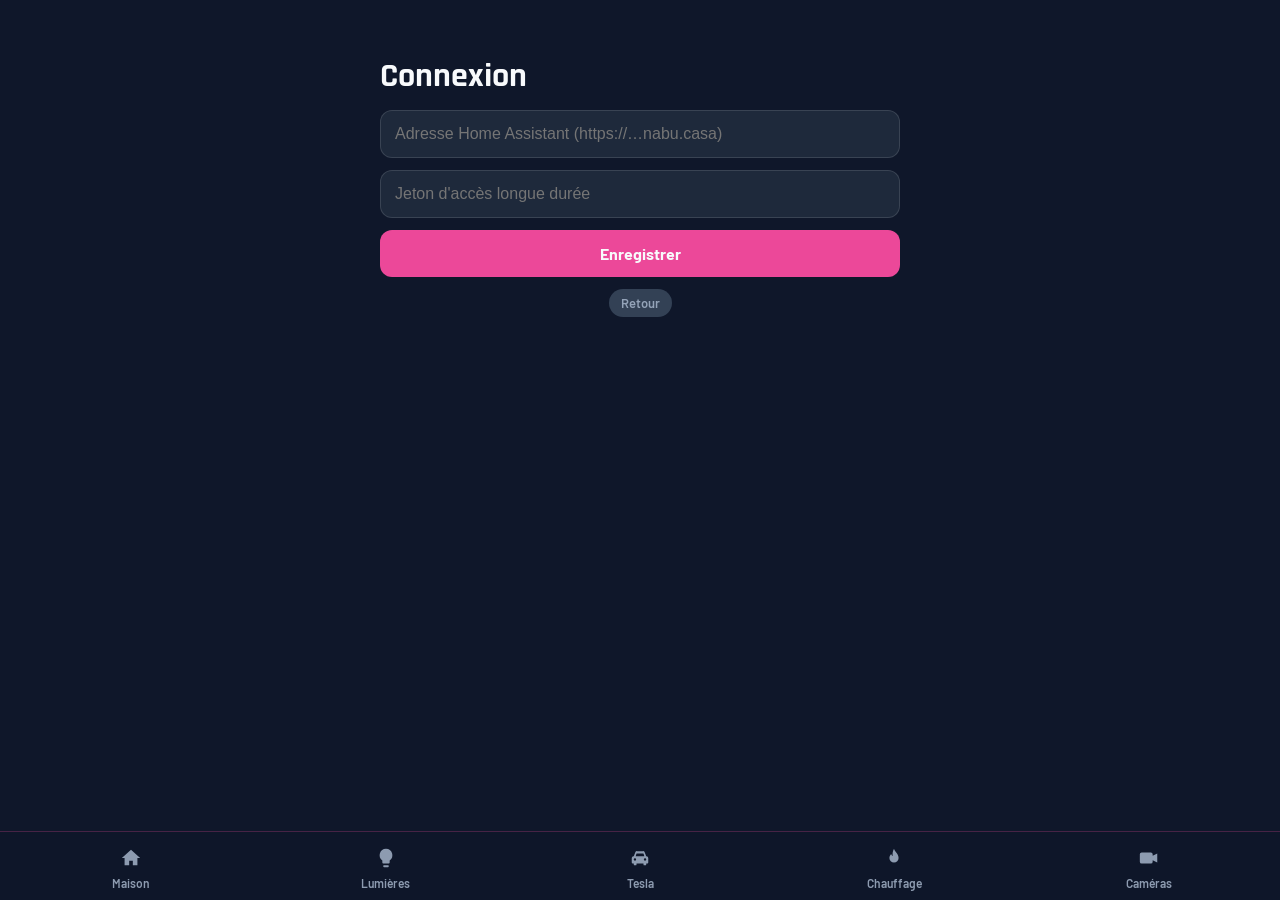
<file: tablette.html>
<!doctype html>
<html lang="fr">
<head>
<meta charset="utf-8">
<meta name="viewport" content="width=device-width,initial-scale=1,viewport-fit=cover,user-scalable=no">
<meta name="mobile-web-app-capable" content="yes">
<meta name="theme-color" content="#0f172a">
<title>Maison · tablette</title>
<link href="https://fonts.googleapis.com/css2?family=Barlow:wght@400;500;600&family=Rajdhani:wght@500;600;700&display=swap" rel="stylesheet" media="print" onload="this.media='all'">
<style>
:root{--bg:#0f172a;--card:#1e293b;--card2:#334155;--line:rgba(255,255,255,.12);--text:#f8fafc;--text2:#cbd5e1;--muted:#94a3b8;--muted2:#8d9bb0;--accent:#ec4899;--soft:#ec489926;--aline:#ec489940;--astrong:#ec489980;--green:#4ade80;--red:#ff5a52;--ft:'Rajdhani','Barlow Condensed',system-ui,sans-serif}
*{box-sizing:border-box;-webkit-tap-highlight-color:transparent}
html,body{margin:0;height:100%;background:var(--bg);color:var(--text);font-family:'Barlow',system-ui,-apple-system,'Segoe UI',sans-serif;-webkit-font-smoothing:antialiased;overscroll-behavior:none}
button{font:inherit;color:inherit;background:none;border:0;padding:0;cursor:pointer;text-align:inherit;user-select:none}
svg{flex:none}
#app{position:fixed;inset:0;display:flex;flex-direction:column}
#main{flex:1;min-height:0;overflow-y:auto;-webkit-overflow-scrolling:touch;padding:14px 18px 20px}
.tabbar{display:flex;padding:6px 4px calc(env(safe-area-inset-bottom,0px) + 6px);background:rgba(15,23,42,.97);border-top:1px solid var(--aline)}
.tab{flex:1;min-height:56px;display:flex;flex-direction:column;align-items:center;justify-content:center;gap:3px;color:var(--muted2);font-size:12px;font-weight:600}
.tab .pill{width:56px;height:30px;border-radius:15px;display:flex;align-items:center;justify-content:center}
.tab.active{color:var(--accent)}.tab.active .pill{background:var(--soft)}
.sec{font-size:12px;letter-spacing:.14em;text-transform:uppercase;color:var(--muted2);margin:14px 2px 8px;display:flex;justify-content:space-between;align-items:center}
.sec:first-child{margin-top:0}
.col{display:flex;flex-direction:column;gap:10px;min-width:0}
.cols{display:grid;grid-template-columns:1fr;gap:14px}
@media (min-width:900px) and (orientation:landscape){.cols.home{grid-template-columns:400px minmax(0,1fr)}.cols.two{grid-template-columns:1fr 1fr}}
.grid{display:grid;gap:10px}.g4{grid-template-columns:repeat(4,minmax(0,1fr))}.g3{grid-template-columns:repeat(3,minmax(0,1fr))}.g2{grid-template-columns:repeat(2,minmax(0,1fr))}
@media (max-width:899px),(orientation:portrait){.g4{grid-template-columns:repeat(2,minmax(0,1fr))}}
.date{font-size:13px;letter-spacing:.16em;text-transform:uppercase;color:var(--muted2)}
.clock{font-family:var(--ft);font-size:50px;font-weight:700;line-height:1}
.hdr{display:flex;justify-content:space-between;align-items:flex-end}
.gear{width:40px;height:40px;border-radius:12px;background:var(--card);border:1px solid var(--line);display:flex;align-items:center;justify-content:center;color:var(--muted2)}
.hero{border-radius:22px;background:linear-gradient(160deg,#2a2347,#1a2236);border:1px solid var(--astrong);padding:16px 20px;display:flex;flex-direction:column;position:relative;overflow:hidden}
.hl{display:flex;align-items:center;gap:10px;font-size:16px;font-weight:600;color:var(--text2)}
.temp{font-family:var(--ft);font-size:min(128px,26vw);font-weight:700;line-height:1;margin-top:2px;letter-spacing:-2px}
.temp small{font-size:.36em;color:var(--muted2);font-weight:600;letter-spacing:0}
.chip{font-size:13px;font-weight:600;padding:6px 12px;border-radius:999px;background:var(--soft);color:var(--accent);display:inline-flex;gap:6px;align-items:center;white-space:nowrap}
.chip.g{background:var(--card2);color:var(--muted)}.chip.red{background:rgba(255,90,82,.18);color:var(--red)}
.chips{display:flex;gap:8px;flex-wrap:wrap}
.set{display:flex;align-items:center;gap:10px;margin-top:10px;flex-wrap:wrap}.set b{font-family:var(--ft);font-size:32px;min-width:84px;text-align:center}.set .lbl{font-size:14px;color:var(--muted)}
.btn{width:46px;height:46px;border-radius:14px;background:var(--card2);border:1px solid var(--line);display:flex;align-items:center;justify-content:center;font-size:28px;line-height:1;flex:none}.btn:active{background:var(--accent)}
.spk{margin-top:12px}.spk .cap{font-size:11px;letter-spacing:.12em;text-transform:uppercase;color:var(--muted2);display:flex;justify-content:space-between}
.spk svg{width:100%;height:70px;display:block}
.tile{padding:12px 14px;border-radius:16px;background:var(--card);border:1px solid var(--line);display:flex;flex-direction:column;position:relative;overflow:hidden;min-height:96px;width:100%}
button.tile{text-align:left}
.hd{display:flex;align-items:center;gap:10px}
.bd{width:42px;height:42px;border-radius:50%;background:var(--card2);color:var(--muted2);display:flex;align-items:center;justify-content:center;flex:none}
.lab{font-size:14px;font-weight:600;color:var(--text2)}.sub{font-size:12px;color:var(--muted)}
.val{margin-top:auto;font-family:var(--ft);font-size:28px;font-weight:700;line-height:1.05;color:var(--text2);padding-top:6px}
.tile.on{background:var(--soft);border-color:var(--astrong)}.tile.on .bd{background:var(--soft);color:var(--accent)}.tile.on .val{color:var(--accent)}
.tile.ok{background:rgba(74,222,128,.12);border-color:rgba(74,222,128,.5)}.tile.ok .bd{background:rgba(74,222,128,.2);color:var(--green)}.tile.ok .val{color:var(--green)}
.tile.bad{background:rgba(255,90,82,.14);border-color:rgba(255,90,82,.6)}.tile.bad .bd{background:rgba(255,90,82,.2);color:var(--red)}.tile.bad .val{color:var(--red)}
.tile.na{opacity:.5}
.bar{height:7px;border-radius:4px;background:var(--card2);margin-top:6px;overflow:hidden}.bar u{display:block;height:100%;background:var(--accent)}.tile.ok .bar u{background:var(--green)}
.weather{display:flex;align-items:center;gap:12px;padding:10px 16px;border-radius:18px;background:var(--card);border:1px solid var(--line);color:var(--accent)}
.weather .t{font-family:var(--ft);font-size:28px;font-weight:700;color:var(--text)}
.kids{border-radius:16px;border:1px solid var(--line);background:var(--card);overflow:hidden;display:flex;flex-direction:column}
.kids.on{border-color:var(--astrong);background:var(--soft)}
.khd{display:flex;align-items:center;gap:10px;padding:12px 14px;width:100%}
.khd .bd{background:var(--soft);color:var(--accent)}.khd>div:nth-child(2){flex:1}.khd .lab{font-size:17px;font-weight:700;color:var(--text)}
.sw{width:50px;height:28px;border-radius:14px;background:var(--card2);position:relative;flex:none}.sw::after{content:"";position:absolute;top:3px;left:3px;width:22px;height:22px;border-radius:50%;background:#fff;transition:left .15s}.sw.on{background:var(--accent)}.sw.on::after{left:25px}
.kid{display:flex;align-items:center;gap:10px;padding:7px 12px;margin:0 10px 8px;border-radius:12px;background:rgba(15,23,42,.45);width:calc(100% - 20px)}
.kid.in{background:rgba(74,222,128,.14)}
.av{width:38px;height:38px;border-radius:50%;background:var(--soft);color:var(--accent);display:flex;align-items:center;justify-content:center;font-family:var(--ft);font-size:19px;font-weight:700;flex:none;position:relative;overflow:hidden}
.av img{position:absolute;inset:0;width:100%;height:100%;object-fit:cover}.kid.off .av{background:var(--card2);color:var(--muted);filter:grayscale(1)}
.kn{font-family:var(--ft);font-size:20px;font-weight:700;flex:1;min-width:0}.kt{font-size:12px;color:var(--muted)}.kt b{color:var(--green);font-size:15px}.kid.off .kt b{color:var(--muted)}
.kb{font-size:12px;font-weight:700;min-width:30px;text-align:center;color:var(--accent)}.kid.in .kb{color:var(--green)}
.seg{display:flex;gap:6px}.seg button{flex:1;padding:12px 6px;border-radius:12px;background:var(--card);border:1px solid var(--line);text-align:center;font-weight:600;color:var(--text2)}.seg button.on{background:var(--soft);border-color:var(--astrong);color:var(--accent)}
.row{display:flex;align-items:center;gap:12px;padding:10px 14px;border-radius:16px;background:var(--card);border:1px solid var(--line)}
.row .lab{flex:1}.row b{font-family:var(--ft);font-size:26px;min-width:76px;text-align:center}
.days{display:flex;gap:6px}.days button{flex:1;padding:12px 0;border-radius:12px;background:var(--card);border:1px solid var(--line);text-align:center;font-weight:700;color:var(--muted)}.days button.on{background:var(--soft);border-color:var(--astrong);color:var(--accent)}
.cams{display:grid;gap:10px;grid-template-columns:1fr 1fr}.cam{position:relative;border-radius:16px;overflow:hidden;background:#000;border:1px solid var(--line);aspect-ratio:16/9}.cam.wide,.cams .kids{grid-column:1/-1}.cams .kids{align-self:start}
@media (min-width:900px) and (orientation:landscape){.cams{grid-template-columns:repeat(4,minmax(0,1fr))}.cam.wide{grid-column:span 2}.cam{grid-column:span 1}.cams .kids{grid-column:span 2}}.cam img{width:100%;height:100%;object-fit:cover;display:block}.cam .cn{position:absolute;left:10px;top:8px;font-size:12px;font-weight:700;padding:3px 9px;border-radius:999px;background:rgba(15,23,42,.7)}.cam .ph{position:absolute;inset:0;display:flex;align-items:center;justify-content:center;color:var(--muted)}
.setup{max-width:520px;margin:40px auto;display:flex;flex-direction:column;gap:12px}.setup h1{font-family:var(--ft);font-size:34px;margin:0}.setup input{padding:14px;border-radius:12px;border:1px solid var(--line);background:var(--card);color:var(--text);font-size:16px;width:100%}.setup .go{padding:14px;border-radius:12px;background:var(--accent);text-align:center;font-weight:700}
.status{position:fixed;top:8px;right:12px;font-size:11px;padding:3px 9px;border-radius:999px;background:rgba(255,176,32,.16);color:#ffb020;z-index:5}

</style>
</head>
<body>
<div id="app"><main id="main"></main><nav class="tabbar" id="tabbar"></nav></div>
<script>
(function (M) {
  'use strict';

  // Toutes les entités Home Assistant utilisées par l'app (issues du tableau de bord J.A.R.V.I.S.)
  const E = {
    weather: 'weather.forecast_maison',
    salonTemp: 'sensor.bthome_sensor_cb2e_temperature',
    power: 'sensor.lixee_zlinky_tic_puissance_apparente',
    powerMax: 'input_number.seuil_puissance_max',
    powerMin: 'input_number.seuil_puissance_min',
    poele: 'switch.poele',
    absent: 'input_boolean.mode_absent',
    tempAbsent: 'input_number.temp_absent',
    consigne: 'input_number.temp_desiree_direct',
    maintenance: 'input_boolean.maintenance_poele',
    tmaxJour: 'sensor.plo_max_du_jour',
    confortJour: 'input_number.temp_confort_jour',
    ecoNuit: 'input_number.temp_eco_nuit',
    debutJour: 'input_datetime.heure_debut_jour',
    debutNuit: 'input_datetime.heure_debut_nuit',
    hysteresis: 'input_number.chauffage_hysteresis',
    ballon: 'switch.shelly1_e8db84d684f4',
    ballonForce: 'input_boolean.chauffe_eau_force',
    filtration: 'switch.switch_filtration',
    filtrationTemp: 'sensor.switch_filtration_temperature',
    modeEnfant: 'input_boolean.mode_enfant',
    jourNuit: 'input_boolean.etat_jour_nuit',
    lumExt: 'light.lumieres_exterieures',
    borne: 'switch.borne_tesla_switch',
    debutRecharge: 'input_datetime.debut_recharge_tesla',
    finRecharge: 'input_datetime.fin_recharge_tesla',
    courantRecharge: 'number.tesla_model_y_courant_de_recharge',
    teslaEnergie: 'sensor.consommation_tesla_channel_1_energie',
    teslaIdx6: 'input_number.tesla_index_6h',
    teslaIdx22: 'input_number.tesla_index_22h',
    teslaCouleurCycle: 'input_text.tesla_couleur_cycle',
    edfTempo: 'sensor.couleur_du_jour',
    teslaKwhDernier: 'input_number.tesla_kwh_dernier',
    teslaCoutDernier: 'input_number.tesla_cout_dernier',
    teslaCouleurDernier: 'input_text.tesla_couleur_dernier',
    teslaKwhMois: 'input_number.tesla_kwh_mois',
    teslaCoutMois: 'input_number.tesla_cout_mois',
    tvEnergie: 'sensor.shellyplugmg3_d885ac176d60_energie',
    tvKwhDernier: 'input_number.tv_kwh_dernier',
    tvCoutDernier: 'input_number.tv_cout_dernier',
    enfantNom1: 'input_text.enfant1',
    enfantArr1: 'input_datetime.arrivee_enfant1',
    enfantDep1: 'input_datetime.depart_enfant1',
    enfantPres1: 'input_boolean.presence_enfant1',
    enfantNom2: 'input_text.enfant2',
    enfantArr2: 'input_datetime.arrivee_enfant2',
    enfantDep2: 'input_datetime.depart_enfant2',
    enfantPres2: 'input_boolean.presence_enfant2',
    enfantNom3: 'input_text.enfant3',
    enfantArr3: 'input_datetime.arrivee_enfant3',
    enfantDep3: 'input_datetime.depart_enfant3',
    enfantPres3: 'input_boolean.presence_enfant3',
    chauffageMode: 'input_select.chauffage_mode',
    eclairageMay: 'input_boolean.eclairage_may',
    bridee: 'input_boolean.tesla_bridee_10a',
    teslaClim: 'climate.tesla_model_y_climatisation',
    teslaBatt: 'sensor.tesla_model_y_niveau_de_la_batterie',
    teslaCharge: 'sensor.tesla_model_y_charge',
    teslaInside: 'sensor.tesla_model_y_temperature_interieure',
    reveil: 'input_datetime.reveil_chambre',
    reveilActif: 'input_boolean.reveil_chambre_actif',
    mower: 'lawn_mower.tondeuse',
    mowerCharging: 'binary_sensor.luba_vp7yma7u_en_charge',
    mowerBatt: 'sensor.tondeuse_batterie',
    mowerProgress: 'sensor.tondeuse_progression',
    teslaTemps: 'sensor.tesla_model_y_temps_avant_la_charge_complete',
    tv: 'switch.shellyplugmg3_d885ac176d60',
    tvPower: 'sensor.shellyplugmg3_d885ac176d60_puissance',
    calendar: 'calendar.tmbb',
    planning: 'calendar.planning_patrick'
  };

  const DAYS = ['lundi', 'mardi', 'mercredi', 'jeudi', 'vendredi', 'samedi', 'dimanche'].map(function (d) {
    return { letter: d.charAt(0).toUpperCase(), name: d, entity: 'input_boolean.chauffe_eau_' + d };
  });

  const TEMPO = [
    ['Bleu HP', 'input_number.tarif_tempo_bleu_hp'],
    ['Bleu HC', 'input_number.tarif_tempo_bleu_hc'],
    ['Blanc HP', 'input_number.tarif_tempo_blanc_hp'],
    ['Blanc HC', 'input_number.tarif_tempo_blanc_hc'],
    ['Rouge HP', 'input_number.tarif_tempo_rouge_hp'],
    ['Rouge HC', 'input_number.tarif_tempo_rouge_hc']
  ].map(function (t) { return { name: t[0], entity: t[1] }; });

  // Capteurs d'ouverture (Aqara) : état "on" = porte ouverte
  const DOORS = [
    { name: "Porte d'entrée", entity: 'binary_sensor.lumi_cn_lumi_158d0001ab3e4e_aq2_contact_state_p_2_1' },
    { name: 'Chambre parents', entity: 'binary_sensor.lumi_cn_lumi_158d0001dad253_aq2_contact_state_p_2_1' },
    { name: 'WC', entity: 'binary_sensor.lumi_cn_lumi_158d0001dad637_aq2_contact_state_p_2_1' }
  ];

  const LIGHTS_IN = [
    { name: 'Salon', entity: 'light.shelly1g3_e4b063eacb60' },
    { name: 'Entrée', entity: 'input_boolean.lumieres_entree_virtuelle' },
    { name: 'Cuisine', entity: 'switch.shelly1_483fda829e7e' },
    { name: 'Épicerie', entity: 'light.epicerie' },
    { name: 'Chambre parents', entity: 'light.lumiere_chambre_parents' },
    { name: 'Bar', entity: 'light.lumieres_bar' },
    { name: 'Toilettes', entity: 'light.yeelight_color_0x3720fa5' }
  ];

  const LIGHTS_OUT = [
    { name: 'Extérieures', entity: 'light.lumieres_exterieures' },
    { name: 'Dehors', entity: 'light.dehors' },
    { name: 'Plancha', entity: 'light.plancha' },
    { name: 'Guirlande terrasse', entity: 'light.guirlande_terrasse' },
    { name: 'Carport', entity: 'light.lumiere_carport' },
    { name: 'Entrée ext.', entity: 'light.lumiere_exterieur_entree' },
    { name: 'Portail', entity: 'light.lumiere_exterieur_portail' },
    { name: 'Projecteur parking', entity: 'light.camera_parking_floodlight_timed' },
    { name: 'Projecteur terrasse', entity: 'light.terrasse_floodlight_timed' }
  ];

  // « Portail » filme le portail ; « Entrée » (caméra de la terrasse) filme la porte d'entrée
  const CAMERAS = [
    { name: 'Entrée', entity: 'camera.terrasse_hd_stream', wide: true, every: 1000 },
    { name: 'Parking', entity: 'camera.camera_parking_hd_stream', wide: true, every: 3000 },
    { name: 'Portail', entity: 'camera.entree', wide: false, every: 10000 },
    { name: 'Grange', entity: 'camera.ipcam_mainprofile', wide: false, every: 10000 }
  ];

  // Autres prises pilotables depuis l'onglet Lumières (hors décompte « lumières allumées »)
  const OTHERS = [{ name: 'Télé', entity: E.tv, icon: 'tv' }];

  const ALL_LIGHTS = LIGHTS_IN.concat(LIGHTS_OUT).map(function (l) { return l.entity; });

  const all = [];
  Object.keys(E).forEach(function (k) { if (k !== 'calendar' && k !== 'planning' && E[k]) all.push(E[k]); });
  DAYS.concat(TEMPO, DOORS, LIGHTS_IN, LIGHTS_OUT).forEach(function (x) { all.push(x.entity); });
  const ALL_ENTITIES = all.filter(function (v, i) { return all.indexOf(v) === i; });

  M.E = E;
  M.DAYS = DAYS;
  M.TEMPO = TEMPO;
  M.DOORS = DOORS;
  M.LIGHTS_IN = LIGHTS_IN;
  M.LIGHTS_OUT = LIGHTS_OUT;
  M.CAMERAS = CAMERAS;
  M.OTHERS = OTHERS;
  M.ALL_LIGHTS = ALL_LIGHTS;
  M.ALL_ENTITIES = ALL_ENTITIES;
})(window.M = window.M || {});

(function (M) {
  'use strict';

  // Même clé que l'app Tesla : l'adresse et le jeton sont partagés avec l'onglet Voiture
  var KEY = 'ha-config';

  function readJson(k) {
    try { return JSON.parse(localStorage.getItem(k) || '{}') || {}; } catch (e) { return {}; }
  }

  var HA = M.HA = {
    baseUrl: '', token: '', store: {}, status: 'idle',
    ws: null, msgId: 0, pending: {}, subId: null, failCount: 0,
    wantConnect: false, pollTimer: null, reconnectTimer: null,
    listeners: [], statusListeners: []
  };

  HA.loadConfig = function () {
    var c = readJson(KEY);
    HA.baseUrl = String(c.baseUrl || '').trim().replace(/\/+$/, '');
    HA.token = String(c.token || '').trim();
  };

  HA.saveConfig = function (baseUrl, token) {
    var c = readJson(KEY);
    c.baseUrl = String(baseUrl || '').trim().replace(/\/+$/, '');
    c.token = String(token || '').trim();
    localStorage.setItem(KEY, JSON.stringify(c));
    HA.loadConfig();
  };

  HA.configured = function () { return !!(HA.baseUrl && HA.token); };

  // ---------- Lecture de l'état ----------
  HA.s = function (id) { var o = HA.store[id]; return o ? o.state : undefined; };
  HA.a = function (id, k) { var o = HA.store[id]; return o && o.attributes ? o.attributes[k] : undefined; };
  HA.isOn = function (id) { return HA.s(id) === 'on'; };
  HA.avail = function (id) { var s = HA.s(id); return s !== undefined && s !== 'unavailable' && s !== 'unknown'; };
  HA.num = function (id) {
    var s = HA.s(id);
    if (s === undefined || s === 'unavailable' || s === 'unknown') return null;
    var v = parseFloat(s);
    return isNaN(v) ? null : v;
  };

  HA.onChange = function (cb) { HA.listeners.push(cb); };
  HA.onStatus = function (cb) { HA.statusListeners.push(cb); };

  function setStatus(s) {
    if (HA.status === s) return;
    HA.status = s;
    HA.statusListeners.forEach(function (f) { try { f(s); } catch (e) { console.error(e); } });
  }

  var pendingIds = {}, scheduled = false;
  function notify(ids) {
    (ids || []).forEach(function (i) { pendingIds[i] = true; });
    if (scheduled) return;
    scheduled = true;
    setTimeout(function () {
      scheduled = false;
      var arr = Object.keys(pendingIds);
      pendingIds = {};
      saveCache();
      HA.listeners.forEach(function (f) { try { f(arr); } catch (e) { console.error(e); } });
    }, 150);
  }

  // ---------- REST ----------
  HA.rest = async function (path, opts) {
    opts = opts || {};
    if (!HA.configured()) throw new Error('Home Assistant non configuré');
    var headers = Object.assign({ 'Authorization': 'Bearer ' + HA.token, 'Content-Type': 'application/json' }, opts.headers || {});
    var res = await fetch(HA.baseUrl + path, Object.assign({}, opts, { headers: headers }));
    if (!res.ok) {
      var d = '';
      try { d = (await res.text()).slice(0, 160); } catch (e) { /* rien */ }
      throw new Error('HA ' + res.status + (d ? ' — ' + d : ''));
    }
    var t = await res.text();
    return t ? JSON.parse(t) : null;
  };

  HA.call = function (domain, service, data) {
    return HA.rest('/api/services/' + domain + '/' + service, { method: 'POST', body: JSON.stringify(data || {}) });
  };

  // Appel de service ; si le temps réel n'est pas actif, on relit l'état juste après
  HA.act = async function (domain, service, data, ids) {
    await HA.call(domain, service, data);
    if (HA.status !== 'connected') setTimeout(function () { HA.refresh(ids); }, 700);
  };

  // Mise à jour immédiate de l'interface (avant la réponse de HA) ; renvoie l'état précédent
  HA.optimistic = function (id, state) {
    var o = HA.store[id]; if (!o) return null;
    var prev = o.state;
    HA.store[id] = { state: state, attributes: o.attributes || {} };
    notify([id]);
    return prev;
  };

  HA.refresh = async function (ids) {
    var list = ids || [];
    for (var i = 0; i < list.length; i++) {
      try {
        var o = await HA.rest('/api/states/' + encodeURIComponent(list[i]));
        HA.store[list[i]] = { state: o.state, attributes: o.attributes || {} };
      } catch (e) { /* ignoré */ }
    }
    notify(list);
  };

  HA.calendar = function (entity, start, end) {
    return HA.rest('/api/calendars/' + entity + '?start=' + encodeURIComponent(start.toISOString()) + '&end=' + encodeURIComponent(end.toISOString()));
  };

  HA.cameraBlobUrl = async function (entity) {
    var res = await fetch(HA.baseUrl + '/api/camera_proxy/' + entity + '?t=' + Date.now(), { headers: { 'Authorization': 'Bearer ' + HA.token } });
    if (!res.ok) throw new Error('HTTP ' + res.status);
    return URL.createObjectURL(await res.blob());
  };

  HA.streamUrl = async function (entity) {
    var r = await HA.wsRequest({ type: 'camera/stream', entity_id: entity, format: 'hls' });
    return HA.baseUrl + r.url;
  };

  // ---------- WebSocket (temps réel) ----------
  HA.nextId = function () { HA.msgId += 1; return HA.msgId; };

  HA.wsRequest = function (payload) {
    return new Promise(function (resolve, reject) {
      if (!HA.ws || HA.ws.readyState !== 1) { reject(new Error('WebSocket indisponible')); return; }
      var id = HA.nextId();
      HA.pending[id] = { res: resolve, rej: reject };
      HA.ws.send(JSON.stringify(Object.assign({ id: id }, payload)));
      setTimeout(function () {
        if (HA.pending[id]) { delete HA.pending[id]; reject(new Error('Délai dépassé')); }
      }, 15000);
    });
  };

  function rejectPending() {
    Object.keys(HA.pending).forEach(function (id) {
      var p = HA.pending[id];
      delete HA.pending[id];
      p.rej(new Error('Connexion perdue'));
    });
  }

  function closeWs() {
    clearTimeout(HA.reconnectTimer);
    if (HA.ws) {
      var w = HA.ws;
      HA.ws = null;
      try { w.close(); } catch (e) { /* rien */ }
    }
  }

  function applyEvent(ev) {
    var changed = [];
    if (ev.a) {
      Object.keys(ev.a).forEach(function (id) {
        var s = ev.a[id];
        HA.store[id] = { state: s.s, attributes: s.a || {} };
        changed.push(id);
      });
    }
    if (ev.c) {
      Object.keys(ev.c).forEach(function (id) {
        var d = ev.c[id];
        var cur = HA.store[id] || (HA.store[id] = { state: 'unknown', attributes: {} });
        var plus = d['+'];
        if (plus) {
          if (Object.prototype.hasOwnProperty.call(plus, 's')) cur.state = plus.s;
          if (plus.a) cur.attributes = Object.assign({}, cur.attributes, plus.a);
        }
        var minus = d['-'];
        if (minus && minus.a) minus.a.forEach(function (k) { delete cur.attributes[k]; });
        changed.push(id);
      });
    }
    if (ev.r) {
      ev.r.forEach(function (id) { delete HA.store[id]; changed.push(id); });
    }
    notify(changed);
  }

  function scheduleReconnect() {
    clearTimeout(HA.reconnectTimer);
    var delay = Math.min(30000, 3000 * Math.pow(1.6, HA.failCount));
    HA.reconnectTimer = setTimeout(function () { if (HA.wantConnect) HA.connect(); }, delay);
  }

  function stopPolling() {
    if (HA.pollTimer) { clearInterval(HA.pollTimer); HA.pollTimer = null; }
  }

  // Dernier état connu : affiché tout de suite à l'ouverture, avant la connexion
  var CACHE_KEY = 'maison-cache';
  function saveCache() {
    try { localStorage.setItem(CACHE_KEY, JSON.stringify(HA.store)); } catch (e) { /* plein ou bloqué */ }
  }
  HA.loadCache = function () {
    try {
      var c = JSON.parse(localStorage.getItem(CACHE_KEY) || '{}');
      if (c && typeof c === 'object') HA.store = c;
    } catch (e) { /* rien */ }
  };

  // Lecture complète en une requête (plus rapide que d'attendre le WebSocket)
  async function fetchStates() {
    var all = await HA.rest('/api/states');
    var want = {};
    M.ALL_ENTITIES.forEach(function (e) { want[e] = true; });
    var changed = [];
    all.forEach(function (o) {
      if (want[o.entity_id]) {
        HA.store[o.entity_id] = { state: o.state, attributes: o.attributes || {} };
        changed.push(o.entity_id);
      }
    });
    notify(changed);
  }

  // Repli si le temps réel est indisponible : relecture complète toutes les 20 s
  function startPolling() {
    if (HA.pollTimer) return;
    var poll = async function () {
      try {
        await fetchStates();
        setStatus(HA.ws ? 'connected' : 'polling');
      } catch (e) {
        if (!HA.ws) setStatus('offline');
      }
    };
    poll();
    HA.pollTimer = setInterval(poll, 20000);
  }

  HA.connect = function () {
    HA.wantConnect = true;
    if (!HA.configured()) { closeWs(); stopPolling(); setStatus('unconfigured'); return; }
    closeWs();
    setStatus('connecting');
    fetchStates().catch(function () { /* le WebSocket ou le repli prendront le relais */ });
    var ws;
    try {
      ws = new WebSocket(HA.baseUrl.replace(/^http/, 'ws') + '/api/websocket');
    } catch (e) {
      HA.failCount++;
      startPolling();
      scheduleReconnect();
      return;
    }
    HA.ws = ws;

    ws.onmessage = function (m) {
      var msg;
      try { msg = JSON.parse(m.data); } catch (e) { return; }
      if (msg.type === 'auth_required') {
        ws.send(JSON.stringify({ type: 'auth', access_token: HA.token }));
      } else if (msg.type === 'auth_ok') {
        HA.failCount = 0;
        stopPolling();
        setStatus('connected');
        HA.subId = HA.nextId();
        ws.send(JSON.stringify({ id: HA.subId, type: 'subscribe_entities', entity_ids: M.ALL_ENTITIES }));
      } else if (msg.type === 'auth_invalid') {
        HA.wantConnect = false;
        setStatus('auth_error');
        closeWs();
      } else if (msg.type === 'result') {
        var p = HA.pending[msg.id];
        if (p) {
          delete HA.pending[msg.id];
          if (msg.success) p.res(msg.result); else p.rej(new Error((msg.error && msg.error.message) || 'Erreur HA'));
        } else if (msg.id === HA.subId && !msg.success) {
          startPolling();
        }
      } else if (msg.type === 'event' && msg.id === HA.subId) {
        applyEvent(msg.event || {});
      }
    };

    ws.onclose = function () {
      if (HA.ws !== ws) return;
      HA.ws = null;
      rejectPending();
      if (HA.status === 'auth_error') return;
      if (HA.status !== 'polling') setStatus('offline');
      HA.failCount++;
      if (HA.failCount >= 3) startPolling();
      if (HA.wantConnect) scheduleReconnect();
    };
    ws.onerror = function () { /* onclose suit */ };
  };

  HA.reconnect = function () { HA.failCount = 0; HA.connect(); };
})(window.M = window.M || {});

(function (M) {
  'use strict';
  var HA = M.HA;

  // ---------- Réglages propres à l'app (hors connexion HA) ----------
  var CFG_KEY = 'maison-config';
  var DEFAULTS = {
    scheduleUrl: 'https://pattetra.github.io/Manon/schedule.json',
    ecoleUrl: 'https://pattetra.github.io/Manon/ecole.html',
    jourQuandActive: true,
    pelletRepo: 'pattetra/maison',
    pelletPath: 'pellets.json',
    pelletToken: '',
    alarmShortcut: 'Réveil',
    profile: 'patrick',
    accent: '#22d3ee'
  };

  M.loadCfg = function () {
    var s = {};
    try { s = JSON.parse(localStorage.getItem(CFG_KEY) || '{}') || {}; } catch (e) { s = {}; }
    M.cfg = Object.assign({}, DEFAULTS, s);
    if (M.cfg.ecoleUrl === 'https://pattetra.github.io/Manon/') M.cfg.ecoleUrl = DEFAULTS.ecoleUrl;
  };
  M.saveCfg = function (patch) {
    Object.assign(M.cfg, patch);
    localStorage.setItem(CFG_KEY, JSON.stringify(M.cfg));
  };
  var FONDS = { sombre: '#050b10', blanc: '#ffffff', gris: '#eceff3', grism: '#c3c8cf', grisf: '#2a2c30', nuit: '#0f172a' };
  // Le fond est mémorisé par profil (Patrick / Gaëlle) ; l'ancien réglage unique est repris pour le profil en cours
  M.fond = function () {
    var pr = M.cfg.profile === 'gaelle' ? 'gaelle' : 'patrick';
    var f = (M.cfg.fonds || {})[pr] || M.cfg.fond;
    return FONDS[f] ? f : (pr === 'gaelle' ? 'nuit' : 'sombre');
  };
  M.setFond = function (f) {
    var pr = M.cfg.profile === 'gaelle' ? 'gaelle' : 'patrick';
    var fonds = Object.assign({}, M.cfg.fonds || {});
    fonds[pr] = f;
    M.saveCfg({ fonds: fonds, fond: null });
  };
  var LIGHT_ACC = { '#ec4899': '#db2777', '#22d3ee': '#0891b2', '#4ade80': '#16a34a', '#a78bfa': '#7c3aed', '#fb923c': '#ea580c', '#f472b6': '#db2777' };
  // Couleur d'accent choisie, mémorisée par profil (à défaut : cyan pour Patrick, rose pour Gaëlle)
  M.accentChoice = function () {
    var pr = M.cfg.profile === 'gaelle' ? 'gaelle' : 'patrick';
    var c = (M.cfg.accents || {})[pr];
    if (!c && M.cfg.accent && M.cfg.accent !== DEFAULTS.accent) c = M.cfg.accent;   // ancien réglage unique
    return c || (pr === 'gaelle' ? '#ec4899' : DEFAULTS.accent);
  };
  M.setAccent = function (c) {
    var pr = M.cfg.profile === 'gaelle' ? 'gaelle' : 'patrick';
    var accents = Object.assign({}, M.cfg.accents || {});
    accents[pr] = c;
    M.saveCfg({ accents: accents, accent: DEFAULTS.accent });
  };
  M.applyAccent = function () {
    var rose = M.cfg.profile === 'gaelle', fond = M.fond(), light = fond === 'blanc' || fond === 'gris' || fond === 'grism';
    var ch = M.accentChoice();
    var a = light ? (LIGHT_ACC[ch] || ch) : ch;
    var de = document.documentElement, st = de.style;
    st.setProperty('--accent', a);
    st.setProperty('--accent-soft', a + '26');
    st.setProperty('--accent-line', a + '40');
    st.setProperty('--accent-strong', a + '80');
    if (light) de.setAttribute('data-light', ''); else de.removeAttribute('data-light');
    if (fond !== 'sombre') de.setAttribute('data-fond', fond); else de.removeAttribute('data-fond');
    if (rose && fond === 'sombre') de.setAttribute('data-theme', 'rose'); else de.removeAttribute('data-theme');
    var tc = document.querySelector('meta[name=theme-color]'); if (tc) tc.setAttribute('content', FONDS[fond] || FONDS.sombre);
  };

  // ---------- Icônes (aplats monochromes) ----------
  var P = {
    bulb: 'M12 2a7 7 0 0 0-4 12.7V17a1 1 0 0 0 1 1h6a1 1 0 0 0 1-1v-2.3A7 7 0 0 0 12 2zM9.5 20h5a.5.5 0 0 1 .5.5v.5a1 1 0 0 1-1 1h-4a1 1 0 0 1-1-1v-.5a.5.5 0 0 1 .5-.5z',
    home: 'M12 3 2 12h3v8h5v-5h4v5h5v-8h3z',
    camera: 'M4 6h10a2 2 0 0 1 2 2v1.6l5-2.6v10l-5-2.6V16a2 2 0 0 1-2 2H4a2 2 0 0 1-2-2V8a2 2 0 0 1 2-2z',
    car: 'M5.2 10 6.9 5.8A2 2 0 0 1 8.8 4.5h6.4a2 2 0 0 1 1.9 1.3L18.8 10H19a2 2 0 0 1 2 2v5a1 1 0 0 1-1 1h-1.2v1a1 1 0 0 1-1 1h-1a1 1 0 0 1-1-1v-1H8.2v1a1 1 0 0 1-1 1h-1a1 1 0 0 1-1-1v-1H4a1 1 0 0 1-1-1v-5a2 2 0 0 1 2-2zM8.1 7.4 7.3 10h9.4l-.8-2.6a.5.5 0 0 0-.5-.4H8.6a.5.5 0 0 0-.5.4zM6.5 12.2a1.3 1.3 0 1 0 0 2.6 1.3 1.3 0 0 0 0-2.6zm11 0a1.3 1.3 0 1 0 0 2.6 1.3 1.3 0 0 0 0-2.6z',
    grid: 'M4 4h7v7H4zM13 4h7v7h-7zM4 13h7v7H4zM13 13h7v7h-7z',
    flame: 'M12 2c1 3.5 5 5.5 5 10a5 5 0 0 1-10 0c0-2 1-3.3 2-4.5.2 1.2.8 2 1.6 2.3C10.2 7.2 10.6 4.4 12 2z',
    drop: 'M12 2.5S5 10 5 14.5a7 7 0 0 0 14 0C19 10 12 2.5 12 2.5z',
    waves: 'M2 9Q4.5 5.5 7 9T12 9T17 9T22 9V13Q19.5 16.5 17 13T12 13T7 13T2 13ZM2 16Q4.5 12.5 7 16T12 16T17 16T22 16V20Q19.5 23.5 17 20T12 20T7 20T2 20Z',
    door: 'M5 21V3a1 1 0 0 1 1-1h12a1 1 0 0 1 1 1v18h2v1.5H3V21zM7.5 4.5V21h9V4.5zM13.5 11.5v2h2v-2z',
    sun: 'M12 7a5 5 0 1 0 0 10 5 5 0 0 0 0-10zM11 1h2v3h-2zM11 20h2v3h-2zM1 11h3v2H1zM20 11h3v2h-3z',
    moon: 'M21 14.5A9 9 0 0 1 9.5 3a9 9 0 1 0 11.5 11.5z',
    heart: 'M12 21s-8-5.3-8-11a4.5 4.5 0 0 1 8-2.8A4.5 4.5 0 0 1 20 10c0 5.700-8 11-8 11z',
    smile: 'M12 2a10 10 0 1 0 0 20 10 10 0 0 0 0-20zM8.5 9a1.3 1.3 0 1 1 0 2.6 1.3 1.3 0 0 1 0-2.6zm7 0a1.3 1.3 0 1 1 0 2.6 1.3 1.3 0 0 1 0-2.6zM7.5 14h9a4.5 4.5 0 0 1-9 0z',
    bolt: 'M13 2 4 14h6l-1 8 9-12h-6z',
    cal: 'M7 2h2v2h6V2h2v2h3a1 1 0 0 1 1 1v15a1 1 0 0 1-1 1H4a1 1 0 0 1-1-1V5a1 1 0 0 1 1-1h3zM5 9v10h14V9z',
    cap: 'M12 4 1 9.5l11 5.5 9-4.5V16h2V9.5zM5 13.6v3.2c0 1.7 3.1 3.2 7 3.2s7-1.5 7-3.2v-3.2l-7 3.5z',
    chevd: 'M6.5 9.5 12 15l5.5-5.5-1.4-1.4L12 12.2 7.9 8.1z',
    chevr: 'M9.5 6.5 15 12l-5.5 5.5L8.1 16.1 12.2 12 8.1 7.9z',
    back: 'M15.5 5.5 9 12l6.5 6.5-1.4 1.4L6.2 12l7.9-7.9z',
    tv: 'M3 5h18a1 1 0 0 1 1 1v10a1 1 0 0 1-1 1h-7v2h3v2H7v-2h3v-2H3a1 1 0 0 1-1-1V6a1 1 0 0 1 1-1z',
    gear: 'M10.6 2h2.8l.5 2.4 1.8.8 2-1.4 2 2-1.4 2 .8 1.8 2.4.5v2.8l-2.4.5-.8 1.8 1.4 2-2 2-2-1.4-1.8.8-.5 2.4h-2.8l-.5-2.4-1.8-.8-2 1.4-2-2 1.4-2-.8-1.8L2 13.4v-2.8l2.4-.5.8-1.8-1.4-2 2-2 2 1.4 1.8-.8zM12 8.5a3.5 3.5 0 1 0 0 7 3.5 3.5 0 0 0 0-7z',
    bag: 'M8.5 2h7l-1.2 3.2C17.600 6.700 20 9.800 20 13.800V20a2 2 0 0 1-2 2H6a2 2 0 0 1-2-2v-6.200c0-4 2.400-7.100 5.700-8.600zM8 14h8v2H8z',
    mower: 'M3 12h10l1-4h4l1 4h2a1 1 0 0 1 1 1v3H3zM7 18.500a2.500 2.500 0 1 0 0 5 2.500 2.500 0 0 0 0-5zm11 0a2.500 2.500 0 1 0 0 5 2.500 2.500 0 0 0 0-5zM3 6h6v4H3z',
    warn: 'M12 2 1 21h22zM11 9h2v6h-2zM11 17h2v2h-2z',
    alert: 'M12 3 1.5 21h21zM11 10h2v5h-2zM11 16.5h2v2h-2z',
    check: 'M9.5 16.2 5.3 12l-1.4 1.4 5.6 5.6L20.5 8l-1.4-1.4z',
    alarm: 'M12 5a8 8 0 1 0 0 16 8 8 0 0 0 0-16zM11 8.5h1.6v4.2l2.9 1.7-.8 1.3-3.7-2.2zM2.6 7.2 6.4 3.4l1.4 1.4-3.8 3.8zM21.4 7.2l-1.4 1.4-3.8-3.8 1.4-1.4z'
  };

  M.icon = function (name, size) {
    var s = size || 22;
    return '<svg width="' + s + '" height="' + s + '" viewBox="0 0 24 24" aria-hidden="true" fill="currentColor" fill-rule="evenodd"><path d="' + P[name] + '"/></svg>';
  };

  M.esc = function (s) {
    return String(s == null ? '' : s).replace(/[&<>"']/g, function (c) {
      return { '&': '&amp;', '<': '&lt;', '>': '&gt;', '"': '&quot;', "'": '&#39;' }[c];
    });
  };

  M.fmt = function (n, d) {
    if (n == null || isNaN(n)) return '—';
    d = d || 0;
    return Number(n).toLocaleString('fr-FR', { minimumFractionDigits: d, maximumFractionDigits: d });
  };

  M.cap = function (s) { s = String(s || ''); return s.charAt(0).toUpperCase() + s.slice(1); };

  M.hm = function (d) { return d.getHours() + 'h' + String(d.getMinutes()).padStart(2, '0'); };

  M.dayLabel = function (d) {
    var now = new Date();
    var a = new Date(now.getFullYear(), now.getMonth(), now.getDate());
    var b = new Date(d.getFullYear(), d.getMonth(), d.getDate());
    var diff = Math.round((b - a) / 86400000);
    var day;
    if (diff === 0) day = "Aujourd'hui";
    else if (diff === 1) day = 'Demain';
    else day = M.cap(d.toLocaleDateString('fr-FR', { weekday: 'long' }));
    return day + ' ' + M.hm(d);
  };

  M.views = {};
  M.registerView = function (name, v) { v.name = name; M.views[name] = v; };

  // ---------- Notifications, feuille du bas, plein écran ----------
  function $(id) { return document.getElementById(id); }

  var toastTimer;
  // Alertes « notées » : appareils déconnectés mis en pause jusqu'à leur retour en ligne
  function snoozeGet() { try { return JSON.parse(localStorage.getItem('maison-snooze') || '[]') || []; } catch (e) { return []; } }
  function snoozeSet(a) { try { localStorage.setItem('maison-snooze', JSON.stringify(a)); } catch (e) {} }
  M.snoozed = function (e) { return snoozeGet().indexOf(e) !== -1; };
  M.snooze = function (e, on) {
    var a = snoozeGet().filter(function (x) { return x !== e; });
    if (on) a.push(e);
    snoozeSet(a);
  };
  // Retire la pause des appareils redevenus disponibles (appelé à chaque rendu de l'accueil)
  M.snoozeCleanup = function () {
    var a = snoozeGet(), keep = a.filter(function (e) { return !M.HA.avail(e) && M.HA.s(e) !== 'unknown' ? true : M.HA.s(e) === undefined; });
    if (keep.length !== a.length) snoozeSet(keep);
  };
  // Déconnecté ET alerte non mise en pause
  M.offline = function (e) { return M.HA.s(e) === 'unavailable' && !M.snoozed(e); };

  M.toast = function (msg) {
    var t = $('toast');
    t.textContent = msg;
    t.classList.add('show');
    clearTimeout(toastTimer);
    toastTimer = setTimeout(function () { t.classList.remove('show'); }, 3000);
  };

  M.openSheet = function (html, mount) {
    var s = $('sheet');
    s.innerHTML = '<div class="sheet-handle"></div>' + html;
    $('backdrop').classList.add('show');
    s.classList.add('show');
    if (mount) mount(s);
  };
  M.closeSheet = function () {
    $('backdrop').classList.remove('show');
    $('sheet').classList.remove('show');
  };

  M.openOverlay = function (title, html, mount) {
    var o = $('overlay');
    o.innerHTML = '<div class="ov-bar"><button class="ov-back" aria-label="Retour">' + M.icon('back', 24) + '</button><span class="ov-title">' + M.esc(title) + '</span></div><div class="ov-body">' + html + '</div>';
    o.classList.add('show');
    var cleanup = null;
    if (mount) cleanup = mount(o);
    var close = function () {
      if (cleanup) { try { cleanup(); } catch (e) { /* rien */ } }
      o.classList.remove('show');
      o.innerHTML = '';
    };
    o.querySelector('.ov-back').onclick = close;
    M.closeOverlay = close;
  };

  // Évite de reconstruire une vue pendant que l'utilisateur saisit dans un champ
  M.skipRender = function (root) {
    var a = document.activeElement;
    return !!(a && root.contains(a) && /^(INPUT|SELECT|TEXTAREA)$/.test(a.tagName));
  };

  // ---------- Actions Home Assistant avec message d'erreur ----------
  M.act = function (domain, service, data, ids) {
    return HA.act(domain, service, data, ids).catch(function (e) {
      M.toast('Action impossible : ' + e.message);
    });
  };

  M.stepEntity = function (ent, dir) {
    var cur = HA.num(ent);
    var step = parseFloat(HA.a(ent, 'step')) || 1;
    var dec = step < 1 ? (String(step).split('.')[1] || '').length : 0;
    var v = (cur == null ? 0 : cur) + dir * step;
    var min = HA.a(ent, 'min'), max = HA.a(ent, 'max');
    if (typeof min === 'number' && v < min) v = min;
    if (typeof max === 'number' && v > max) v = max;
    v = Number(v.toFixed(dec));
    M.act(ent.split('.')[0], 'set_value', { entity_id: ent, value: v }, [ent]);
  };

  M.stepper = function (ent, unit) {
    var v = HA.num(ent);
    var step = parseFloat(HA.a(ent, 'step')) || 1;
    var dec = step < 1 ? (String(step).split('.')[1] || '').length : 0;
    return '<div class="stepper"><button class="sb" data-step="' + ent + '|-" aria-label="Diminuer">−</button>' +
      '<span class="sv">' + (v == null ? '—' : M.fmt(v, dec)) + (unit ? '<small>' + unit + '</small>' : '') + '</span>' +
      '<button class="sb" data-step="' + ent + '|+" aria-label="Augmenter">+</button></div>';
  };

  M.sw = function (ent, label, cls) {
    var on = HA.isOn(ent);
    return '<button class="sw ' + (cls || '') + (on ? ' on' : '') + '" data-toggle="' + ent + '" role="switch" aria-checked="' + on + '" aria-label="' + M.esc(label) + '"></button>';
  };

  M.timeVal = function (ent) {
    var s = HA.s(ent);
    return s && /^\d\d:\d\d/.test(s) ? s.slice(0, 5) : '';
  };

  // Branche les commandes génériques (data-toggle, data-step, data-time, data-num, data-go)
  M.bindActions = function (root) {
    root.querySelectorAll('[data-toggle]').forEach(function (b) {
      b.onclick = function () {
        var e = b.dataset.toggle, cur = HA.s(e);
        var prev = (cur === 'on' || cur === 'off') ? HA.optimistic(e, cur === 'on' ? 'off' : 'on') : null;
        HA.act('homeassistant', 'toggle', { entity_id: e }, [e]).catch(function (err) {
          if (prev != null) HA.optimistic(e, prev);
          M.toast('Action impossible : ' + err.message);
        });
      };
    });
    root.querySelectorAll('[data-step]').forEach(function (b) {
      b.onclick = function () {
        var p = b.dataset.step.split('|');
        M.stepEntity(p[0], p[1] === '+' ? 1 : -1);
      };
    });
    root.querySelectorAll('input[data-time]').forEach(function (i) {
      i.onchange = function () {
        if (!i.value) return;
        var e = i.dataset.time;
        M.act('input_datetime', 'set_datetime', { entity_id: e, time: i.value + ':00' }, [e]);
      };
    });
    root.querySelectorAll('input[data-num]').forEach(function (i) {
      i.onchange = function () {
        var v = parseFloat(String(i.value).replace(',', '.'));
        if (isNaN(v)) return;
        var e = i.dataset.num;
        M.act(e.split('.')[0], 'set_value', { entity_id: e, value: v }, [e]);
      };
    });
    root.querySelectorAll('[data-go]').forEach(function (b) {
      b.onclick = function () {
        var p = b.dataset.go.split('|');
        M.go(p[0], p[1]);
      };
    });
  };

  M.statusText = function () {
    switch (HA.status) {
      case 'connected': return 'Connecté (temps réel)';
      case 'polling': return 'Connecté (actualisation toutes les 20 s)';
      case 'connecting': return 'Connexion en cours…';
      case 'offline': return 'Hors ligne — nouvelle tentative…';
      case 'auth_error': return 'Jeton refusé par Home Assistant';
      case 'unconfigured': return 'Non configuré';
      default: return '…';
    }
  };

  M.statusPill = function () {
    switch (HA.status) {
      case 'unconfigured': return '<span class="stat err">Non configuré</span>';
      case 'auth_error': return '<span class="stat err">Jeton refusé</span>';
      case 'offline': return '<span class="stat">Hors ligne</span>';
      case 'connecting': return '<span class="stat">Connexion…</span>';
      default: return '';
    }
  };
})(window.M = window.M || {});

(function (M) {
  'use strict';
  var HA = M.HA, E = M.E, esc = M.esc;
  var $ = function (id) { return document.getElementById(id); };
  var EX = {
    depart: 'input_datetime.tesla_depart_prevu', prog: 'input_boolean.tesla_programmation_active',
    seats: [['input_boolean.tesla_siege_conducteur', 'Conducteur'], ['input_boolean.tesla_siege_passager', 'Passager'], ['input_boolean.tesla_siege_arriere_gauche', 'Arr. G'], ['input_boolean.tesla_siege_arriere_centre', 'Arr. C'], ['input_boolean.tesla_siege_arriere_droit', 'Arr. D']]
  };
  M.ALL_ENTITIES.push(EX.depart, EX.prog);
  EX.seats.forEach(function (s) { M.ALL_ENTITIES.push(s[0]); });
  var view = 'home', histSvg = '', histMin = null, histMax = null;
  var TABS = [['home', 'Maison', 'home'], ['lights', 'Lumières', 'bulb'], ['tesla', 'Tesla', 'car'], ['heat', 'Chauffage', 'flame'], ['cams', 'Caméras', 'camera']];

  function ic(n, s) { return M.icon(n, s || 22); }
  function num(id) { var v = HA.num(id); return v == null || isNaN(v) ? null : v; }
  function f1(n) { return n == null ? '—' : M.fmt(n, 1); }
  function hhmm(s) { return String(s || '').substring(0, 5); }
  function ok(id) { return HA.avail(id); }

  // ---------- commandes ----------
  function toggle(id) {
    var cur = HA.s(id), dom = id.split('.')[0];
    var prev = HA.optimistic(id, cur === 'on' ? 'off' : 'on');
    HA.act(dom === 'input_boolean' || dom === 'switch' || dom === 'light' ? dom : 'homeassistant', 'toggle', { entity_id: id }, [id]).catch(function () { if (prev != null) HA.optimistic(id, prev); });
  }
  function step(id, delta, dom) {
    var v = num(id); if (v == null) return;
    var st = Number(HA.a(id, 'step')) || 0.5, mn = HA.a(id, 'min'), mx = HA.a(id, 'max');
    var n = Math.round((v + delta * st) / st) * st;
    if (mn != null) n = Math.max(mn, n); if (mx != null) n = Math.min(mx, n);
    n = Math.round(n * 100) / 100;
    var prev = HA.optimistic(id, String(n));
    HA.act(dom || id.split('.')[0], 'set_value', { entity_id: id, value: n }, [id]).catch(function () { if (prev != null) HA.optimistic(id, prev); });
  }
  function pointage(n) {
    var a = hhmm(HA.s(E['enfantArr' + n])), d = hhmm(HA.s(E['enfantDep' + n]));
    HA.act('script', 'enfants_script_pointage', { num: n, prevu_arr: a, prevu_dep: d }, [E['enfantPres' + n]]).catch(function () {});
  }

  // ---------- composants ----------
  function tile(o) {
    // o: icon, lab, sub, val, cls, act (data-t / data-go), bar
    var attr = o.t ? ' data-t="' + esc(o.t) + '"' : (o.go ? ' data-go="' + o.go + '"' : '');
    var tag = attr ? 'button' : 'div';
    return '<' + tag + ' class="tile ' + (o.cls || '') + '"' + attr + '><div class="hd"><div class="bd">' + ic(o.icon, 22) + '</div><div><div class="lab">' + o.lab + '</div><div class="sub">' + (o.sub || '') + '</div></div></div><div class="val">' + o.val + '</div>' + (o.bar != null ? '<div class="bar"><u style="width:' + o.bar + '%"></u></div>' : '') + '</' + tag + '>';
  }
  function stepper(id, label, dom, fmt) {
    var v = num(id);
    return '<div class="row"><div class="lab">' + label + '</div><button class="btn" data-st="' + id + '|-1|' + (dom || '') + '">−</button><b>' + (v == null ? '—' : (fmt ? fmt(v) : f1(v))) + '</b><button class="btn" data-st="' + id + '|1|' + (dom || '') + '">+</button></div>';
  }
  function lightTile(l) {
    var on = HA.isOn(l.entity);
    return tile({ icon: l.icon || (l.entity.indexOf('door') > -1 || l.name === 'Entrée' ? 'door' : 'bulb'), lab: esc(l.name), sub: '', val: ok(l.entity) ? (on ? 'Allumée' : 'Éteinte') : '—', cls: on ? 'on' : (ok(l.entity) ? '' : 'na'), t: l.entity });
  }
  function dayStr() {
    var d = new Date();
    return M.cap(d.toLocaleDateString('fr-FR', { weekday: 'long', day: 'numeric', month: 'long', year: 'numeric' }));
  }
  function clock() { var d = new Date(); return String(d.getHours()).padStart(2, '0') + ':' + String(d.getMinutes()).padStart(2, '0'); }

  function kidsCard() {
    var me = HA.isOn(E.modeEnfant), h = '';
    [1, 2, 3].forEach(function (n) {
      var nom = HA.s(E['enfantNom' + n]); if (nom === undefined) return;
      var a = HA.s(E['enfantArr' + n]), d = HA.s(E['enfantDep' + n]);
      var off = (a === '00:00:00' || !a) && (d === '00:00:00' || !d), here = HA.isOn(E['enfantPres' + n]);
      h += '<button class="kid' + (here ? ' in' : '') + (off ? ' off' : '') + '" data-kid="' + n + '"><div class="av">' + esc((nom || '?').charAt(0).toUpperCase()) + '<img alt="" src="' + esc(HA.baseUrl) + '/local/images/enfant' + n + '.jpg" onerror="this.remove()"></div><div class="kn">' + esc(nom) + '</div>' +
        (off ? '<div class="kt">Pas d\'horaire</div>' : '<div class="kt">Arr. <b>' + hhmm(a) + '</b></div><div class="kt">Dép. <b>' + hhmm(d) + '</b></div>') + '<div class="kb">' + (off ? '' : (here ? '✓' : '›')) + '</div></button>';
    });
    return '<div class="kids' + (me ? ' on' : '') + '"><button class="khd" data-t="' + E.modeEnfant + '"><div class="bd">' + ic('smile', 22) + '</div><div><div class="lab">Mode enfant</div><div class="sub">' + (me ? 'Activé · caméras affichées' : 'Désactivé') + '</div></div><span class="sw' + (me ? ' on' : '') + '"></span></button>' + h + '</div>';
  }

  // ---------- vues ----------
  function hero() {
    var t = num(E.salonTemp), poele = HA.isOn('switch.poele'), jour = HA.isOn(E.jourNuit) === !!(M.cfg && M.cfg.jourQuandActive !== false);
    var max = num(E.tmaxJour), maint = HA.isOn(E.maintenance);
    return '<div class="hero"><div class="hl">' + ic('home', 22) + ' Salon<span style="margin-left:auto" class="chip' + (poele ? '' : ' g') + '" data-t="switch.poele" role="button">' + ic('flame', 15) + (poele ? 'Poêle en marche' : 'Poêle éteint') + '</span></div>' +
      '<div class="temp">' + f1(t) + '<small>°C</small></div>' +
      '<div class="set"><span class="lbl">Consigne</span><button class="btn" data-st="' + E.consigne + '|-1|">−</button><b>' + (num(E.consigne) == null ? '—' : M.fmt(num(E.consigne), 1) + '°') + '</b><button class="btn" data-st="' + E.consigne + '|1|">+</button><span class="chip g" style="margin-left:auto">' + ic(jour ? 'sun' : 'moon', 15) + (jour ? 'Jour' : 'Nuit') + '</span></div>' +
      '<div class="spk"><div class="cap"><span>Dernières 24 h</span><span>' + (histMin == null ? '' : 'min ' + M.fmt(histMin, 1) + '° · max ' + M.fmt(histMax, 1) + '°') + '</span></div>' + (histSvg || '<svg viewBox="0 0 300 70"></svg>') + '</div>' +
      '<div class="chips" style="margin-top:8px"><span class="chip' + (maint ? ' red' : ' g') + '" data-t="' + E.maintenance + '" role="button">' + ic('gear', 14) + 'Maintenance ' + (maint ? 'on' : 'off') + '</span>' + (max != null ? '<span class="chip g">Max du jour ' + M.fmt(max, 1) + '°</span>' : '') + '</div></div>';
  }
  function weather() {
    var cond = HA.s(E.weather), t = HA.a(E.weather, 'temperature');
    var L = { 'clear-night': 'Nuit claire', cloudy: 'Nuageux', fog: 'Brouillard', hail: 'Grêle', lightning: 'Orage', 'lightning-rainy': 'Orageux', partlycloudy: 'Éclaircies', pouring: 'Pluie forte', rainy: 'Pluvieux', snowy: 'Neigeux', 'snowy-rainy': 'Pluie/neige', sunny: 'Ensoleillé', windy: 'Venteux', 'windy-variant': 'Venté' };
    return '<div class="weather">' + ic(cond === 'sunny' || cond === 'partlycloudy' ? 'sun' : 'waves', 32) + '<div><div class="t">' + (t != null ? M.fmt(t, 0) + ' °C' : '—') + '</div><div class="sub">' + esc(L[cond] || cond || '') + '</div></div></div>';
  }
  function teslaTile() {
    var b = num(E.teslaBatt), ch = HA.s(E.teslaCharge) === 'charging', dep = HA.s(EX.depart), temps = num(E.teslaTemps);
    var fin = ch && temps != null ? new Date(Date.now() + temps * 60000) : null;
    var sub = (fin ? 'Fin ' + String(fin.getHours()).padStart(2, '0') + ':' + String(fin.getMinutes()).padStart(2, '0') + ' · ' : '') + (ok(EX.depart) ? '⏰ Départ <b style="color:var(--green)">' + hhmm(dep) + '</b>' : '');
    return tile({ icon: 'car', lab: 'Tesla' + (ch ? ' · en charge' + (num(E.courantRecharge) != null ? ' (' + M.fmt(num(E.courantRecharge), 0) + ' A)' : '') : ''), sub: sub, val: b == null ? '—' : M.fmt(b, 0) + ' %', cls: ch ? 'ok' : '', bar: b == null ? 0 : b, go: 'tesla' });
  }
  function energy() {
    var p = num(E.power), pm = num(E.powerMax), fil = HA.isOn(E.filtration), bal = HA.isOn(E.ballon), ms = HA.s(E.mower);
    var M2 = { mowing: 'Tonte en cours', docked: 'À la base', paused: 'En pause', returning: 'Retour base', error: 'Erreur' };
    return [
      tile({ icon: 'bolt', lab: 'Puissance', sub: pm ? 'Seuil ' + M.fmt(pm, 0) : '', val: p == null ? '—' : M.fmt(p, 0) + ' VA', cls: p != null && p >= 9500 ? 'bad' : (p != null ? 'on' : ''), bar: p != null ? Math.min(100, p / 100) : 0 }),
      tile({ icon: 'waves', lab: 'Filtration', sub: num(E.filtrationTemp) != null ? 'Eau ' + f1(num(E.filtrationTemp)) + ' °C' : '', val: fil ? 'En service' : 'Arrêtée', cls: fil ? 'on' : '', t: E.filtration }),
      tile({ icon: 'drop', lab: 'Chauffe-eau', sub: HA.isOn(E.ballonForce) ? 'Marche forcée' : '', val: bal ? 'Chauffe' : 'En attente', cls: bal ? 'on' : '', go: 'heat' }),
      tile({ icon: 'mower', lab: 'Tondeuse', sub: num(E.mowerBatt) != null ? 'Batterie ' + M.fmt(num(E.mowerBatt), 0) + ' %' : '', val: M2[ms] || 'Hors ligne', cls: ms === 'mowing' ? 'ok' : '' })
    ].join('');
  }
  function lightsMain() {
    var pick = ['Salon', 'Entrée', 'Cuisine', 'Épicerie'].map(function (n) { return M.LIGHTS_IN.filter(function (l) { return l.name === n; })[0]; }).concat(
      ['Extérieures', 'Dehors'].map(function (n) { return M.LIGHTS_OUT.filter(function (l) { return l.name === n; })[0]; })).filter(Boolean);
    var h = pick.map(lightTile).join('');
    var tv = HA.isOn(E.tv);
    h += tile({ icon: 'tv', lab: 'TV Salon', sub: tv && num(E.tvPower) != null ? M.fmt(num(E.tvPower), 0) + ' W' : '', val: tv ? 'Allumée' : 'Éteinte', cls: tv ? 'ok' : '', t: E.tv });
    var n = M.ALL_LIGHTS.filter(function (e) { return HA.isOn(e); }).length;
    h += tile({ icon: 'grid', lab: 'Toutes les lumières', sub: n + ' allumée' + (n > 1 ? 's' : ''), val: 'Voir tout ›', cls: 'on', go: 'lights' });
    return h;
  }
  function vHome() {
    var n = M.ALL_LIGHTS.filter(function (e) { return HA.isOn(e); }).length;
    return '<div class="cols home"><div class="col"><div class="hdr"><div><div class="date" id="dt">' + esc(dayStr()) + '</div><div class="clock" id="ck">' + clock() + '</div></div><button class="gear" data-go="cfg" aria-label="Réglages">' + ic('gear', 20) + '</button></div>' + hero() + weather() + '</div>' +
      '<div class="col"><div class="sec">Énergie & maison</div><div class="grid g4">' + energy() + '</div>' +
      '<div class="sec">Tesla · Enfants</div><div class="grid g2" style="align-items:start">' + teslaTile() + kidsCard() + '</div>' +
      '<div class="sec">Lumières · ' + n + ' allumée' + (n > 1 ? 's' : '') + '</div><div class="grid g4">' + lightsMain() + '</div></div></div>';
  }
  function vLights() {
    var all = M.ALL_LIGHTS.filter(function (e) { return HA.isOn(e); }).length;
    return '<div class="hdr"><div><div class="date">Lumières</div><div class="clock" style="font-size:38px">' + all + ' allumée' + (all > 1 ? 's' : '') + '</div></div><button class="chip red" data-off="1" style="padding:12px 16px;font-size:14px">' + ic('bulb', 16) + 'Tout éteindre</button></div>' +
      '<div class="sec">Intérieur</div><div class="grid g4">' + M.LIGHTS_IN.map(lightTile).join('') + '</div>' +
      '<div class="sec">Extérieur</div><div class="grid g4">' + M.LIGHTS_OUT.map(lightTile).join('') + '</div>' +
      '<div class="sec">Télévision</div><div class="grid g4">' + tile({ icon: 'tv', lab: 'TV Salon', sub: HA.isOn(E.tv) && num(E.tvPower) != null ? M.fmt(num(E.tvPower), 0) + ' W' : '', val: HA.isOn(E.tv) ? 'Allumée' : 'Éteinte', cls: HA.isOn(E.tv) ? 'ok' : '', t: E.tv }) + '</div>';
  }
  function vTesla() {
    var ch = HA.s(E.teslaCharge), seats = EX.seats.map(function (s) { var on = HA.isOn(s[0]); return tile({ icon: 'car', lab: s[1], val: on ? 'Chauffé' : 'Off', cls: on ? 'on' : '', t: s[0] }); }).join('');
    var tempo = M.TEMPO.map(function (t) { var v = num(t.entity); return '<div class="row"><div class="lab">' + esc(t.name) + '</div><b>' + (v == null ? '—' : M.fmt(v, 4)) + '</b></div>'; }).join('');
    return '<div class="cols two"><div class="col"><div class="sec">Tesla Model Y</div>' + teslaTile() +
      '<div class="sec">Départ prévu</div>' + tile({ icon: 'alarm', lab: 'Départ prévu', sub: HA.isOn(EX.prog) ? 'Programmation active' : 'Programmation inactive', val: ok(EX.depart) ? hhmm(HA.s(EX.depart)) : '—', cls: HA.isOn(EX.prog) ? 'on' : '' }) +
      '<div class="sec">Sièges chauffants</div><div class="grid g3">' + seats + '</div></div>' +
      '<div class="col"><div class="sec">Charge</div>' + stepper(E.courantRecharge, 'Intensité (A)', 'number', function (v) { return M.fmt(v, 0); }) + stepper(E.powerMin, 'Seuil 16 A (VA)', 'input_number', function (v) { return M.fmt(v, 0); }) + stepper(E.powerMax, 'Seuil 10 A (VA)', 'input_number', function (v) { return M.fmt(v, 0); }) +
      '<div class="sec">Tarifs Tempo (€/kWh)</div>' + tempo + '</div></div>';
  }
  function vHeat() {
    var mode = ok(E.chauffageMode) ? HA.s(E.chauffageMode) : null;
    var seg = mode == null ? '' : '<div class="seg">' + ['Auto', 'Jour', 'Nuit'].map(function (m) { return '<button class="' + (mode === m ? 'on' : '') + '" data-mode="' + m + '">' + m + '</button>'; }).join('') + '</div>';
    var days = M.DAYS.map(function (d) { return '<button class="' + (HA.isOn(d.entity) ? 'on' : '') + '" data-t="' + d.entity + '">' + d.letter + '</button>'; }).join('');
    return '<div class="cols home"><div class="col"><div class="hdr"><div><div class="date">Chauffage</div></div></div>' + hero() + '</div>' +
      '<div class="col">' + (seg ? '<div class="sec">Mode</div>' + seg : '') +
      '<div class="sec">Consignes</div>' + stepper(E.confortJour, 'Confort jour (°C)') + stepper(E.ecoNuit, 'Éco nuit (°C)') + stepper(E.hysteresis, 'Hystérésis (°C)') +
      '<div class="row"><div class="lab">Début du jour</div><b>' + hhmm(HA.s(E.debutJour)) + '</b></div><div class="row"><div class="lab">Début de la nuit</div><b>' + hhmm(HA.s(E.debutNuit)) + '</b></div>' +
      '<div class="sec">Chauffe-eau</div><div class="grid g2">' + tile({ icon: 'drop', lab: 'Chauffe-eau', val: HA.isOn(E.ballon) ? 'Chauffe' : 'En attente', cls: HA.isOn(E.ballon) ? 'on' : '' }) + tile({ icon: 'bolt', lab: 'Marche forcée', val: HA.isOn(E.ballonForce) ? 'Activée' : 'Désactivée', cls: HA.isOn(E.ballonForce) ? 'on' : '', t: E.ballonForce }) + '</div><div class="days">' + days + '</div>' +
      '<div class="sec">Piscine</div>' + tile({ icon: 'waves', lab: 'Filtration', sub: num(E.filtrationTemp) != null ? 'Eau ' + f1(num(E.filtrationTemp)) + ' °C' : '', val: HA.isOn(E.filtration) ? 'En service' : 'Arrêtée', cls: HA.isOn(E.filtration) ? 'on' : '', t: E.filtration }) + '</div></div>';
  }
  function vCams() {
    return '<div class="hdr"><div><div class="date">Caméras</div></div></div><div class="cams">' + M.CAMERAS.map(function (c) {
      return '<div class="cam' + (c.wide ? ' wide' : '') + '" data-cam="' + c.entity + '"><img alt=""><div class="cn">' + esc(c.name) + '</div><div class="ph">Chargement…</div></div>';
    }).join('') + kidsCard() + '</div>';
  }
  function vCfg() {
    return '<div class="setup"><h1>Connexion</h1><input id="cu" placeholder="Adresse Home Assistant (https://…nabu.casa)" value="' + esc(HA.baseUrl) + '"><input id="ct" placeholder="Jeton d\'accès longue durée" value="' + esc(HA.token) + '"><button class="go" id="cg">Enregistrer</button><button class="chip g" data-go="home" style="align-self:center">Retour</button></div>';
  }
  var VIEWS = { home: vHome, lights: vLights, tesla: vTesla, heat: vHeat, cams: vCams, cfg: vCfg };

  // ---------- rendu ----------
  var camT = {}, camGen = 0;
  function stopCams() { camGen++; Object.keys(camT).forEach(function (k) { clearTimeout(camT[k]); }); camT = {}; }
  function startCams() {
    stopCams(); var g = camGen;
    M.CAMERAS.forEach(function (c) {
      (function loop() {
        if (g !== camGen || view !== 'cams') return;
        var box = document.querySelector('[data-cam="' + c.entity + '"]');
        if (!box || document.hidden) { camT[c.entity] = setTimeout(loop, 1000); return; }
        HA.cameraBlobUrl(c.entity).then(function (u) {
          var img = box.querySelector('img'), old = img.src; img.src = u; box.querySelector('.ph').hidden = true;
          if (old && old.indexOf('blob:') === 0) URL.revokeObjectURL(old);
        }).catch(function () { var p = box.querySelector('.ph'); if (!box.querySelector('img').getAttribute('src')) p.textContent = 'Indisponible'; })
          .then(function () { camT[c.entity] = setTimeout(loop, c.every || 10000); });
      })();
    });
  }
  function tabs() {
    $('tabbar').innerHTML = TABS.map(function (t) { return '<button class="tab' + (view === t[0] ? ' active' : '') + '" data-go="' + t[0] + '"><span class="pill">' + ic(t[2], 22) + '</span><span>' + t[1] + '</span></button>'; }).join('');
  }
  var rt = null, lastRender = 0;
  function render() {
    if (!HA.configured() && view !== 'cfg') view = 'cfg';
    var main = $('main'), top = main.scrollTop;
    if (view === 'cams') { var keep = {}; main.querySelectorAll('[data-cam] img').forEach(function (i) { keep[i.parentNode.getAttribute('data-cam')] = i.src; }); }
    main.innerHTML = VIEWS[view]();
    if (view === 'cams') { main.querySelectorAll('[data-cam]').forEach(function (b) { var s = keep && keep[b.getAttribute('data-cam')]; if (s && s.indexOf('blob:') === 0) { b.querySelector('img').src = s; b.querySelector('.ph').hidden = true; } }); }
    main.scrollTop = top; tabs(); lastRender = Date.now();
  }
  function schedule() { if (rt) return; rt = setTimeout(function () { rt = null; render(); }, 200); }
  function go(v) {
    if (v === view) return; view = v; stopCams(); render(); $('main').scrollTop = 0;
    if (v === 'cams') startCams();
    try { history.replaceState(null, '', '#' + v); } catch (e) { /* rien */ }
  }

  document.addEventListener('click', function (ev) {
    var t = ev.target.closest('[data-t],[data-go],[data-st],[data-kid],[data-mode],[data-off],#cg'); if (!t) return;
    if (t.id === 'cg') { HA.saveConfig($('cu').value, $('ct').value); HA.reconnect(); view = 'home'; render(); return; }
    if (t.dataset.go) { go(t.dataset.go); return; }
    if (t.dataset.t) { toggle(t.dataset.t); return; }
    if (t.dataset.st) { var p = t.dataset.st.split('|'); step(p[0], Number(p[1]), p[2]); return; }
    if (t.dataset.kid) { pointage(Number(t.dataset.kid)); return; }
    if (t.dataset.mode) { HA.act('input_select', 'select_option', { entity_id: E.chauffageMode, option: t.dataset.mode }, [E.chauffageMode]); return; }
    if (t.dataset.off) { HA.act('homeassistant', 'turn_off', { entity_id: M.ALL_LIGHTS }, M.ALL_LIGHTS); }
  });

  // Historique du salon (24 h) pour la courbe
  function loadHist() {
    if (!HA.configured()) return;
    var start = new Date(Date.now() - 24 * 3600 * 1000).toISOString();
    HA.rest('/api/history/period/' + start + '?filter_entity_id=' + E.salonTemp + '&minimal_response&no_attributes').then(function (r) {
      var a = (r && r[0] || []).map(function (x) { return [new Date(x.last_changed || x.last_updated).getTime(), parseFloat(x.state)]; }).filter(function (x) { return !isNaN(x[1]); });
      if (a.length < 2) return;
      var t0 = Date.now() - 24 * 3600 * 1000, vs = a.map(function (x) { return x[1]; });
      histMin = Math.min.apply(null, vs); histMax = Math.max.apply(null, vs);
      var lo = histMin - 0.3, hi = histMax + 0.3, W = 300, H = 70;
      var pts = a.map(function (x) { return [Math.max(0, (x[0] - t0) / (24 * 3600 * 1000)) * W, H - (x[1] - lo) / (hi - lo) * (H - 6) - 3]; });
      var line = pts.map(function (p, i) { return (i ? 'L' : 'M') + p[0].toFixed(1) + ' ' + p[1].toFixed(1); }).join(' ');
      histSvg = '<svg viewBox="0 0 300 70" preserveAspectRatio="none"><defs><linearGradient id="hg" x1="0" x2="0" y1="0" y2="1"><stop offset="0" stop-color="#ec4899" stop-opacity=".4"/><stop offset="1" stop-color="#ec4899" stop-opacity="0"/></linearGradient></defs><path d="' + line + ' L300 70 L' + pts[0][0].toFixed(1) + ' 70Z" fill="url(#hg)"/><path d="' + line + '" fill="none" stroke="#ec4899" stroke-width="2.5" vector-effect="non-scaling-stroke"/></svg>';
      schedule();
    }).catch(function () { /* ignoré */ });
  }

  // Mode enfant : caméras automatiquement, retour à l'accueil quand il s'arrête
  var lastMode = null;
  function modeWatch() {
    var m = HA.s(E.modeEnfant); if (m === undefined) return;
    if (lastMode !== null && m !== lastMode) { if (m === 'on') go('cams'); else if (view === 'cams') go('home'); }
    lastMode = m;
  }

  function boot() {
    HA.loadConfig(); if (M.loadCfg) M.loadCfg(); HA.loadCache();
    var h = (location.hash || '').replace('#', ''); if (VIEWS[h]) view = h;
    render(); if (view === 'cams') startCams();
    HA.onChange(function () { modeWatch(); schedule(); });
    HA.onStatus(function (s) { var el = document.getElementById('st'); if (!el) { el = document.createElement('div'); el.id = 'st'; el.className = 'status'; document.body.appendChild(el); } el.style.display = s === 'connected' ? 'none' : ''; el.textContent = s === 'connected' ? '' : 'Connexion…'; });
    if (HA.configured()) { HA.connect(); loadHist(); setInterval(loadHist, 300000); }
    setInterval(function () { var c = $('ck'); if (c) c.textContent = clock(); var d = $('dt'); if (d) d.textContent = dayStr(); }, 15000);
    document.addEventListener('visibilitychange', function () { if (!document.hidden) { if (view === 'cams') startCams(); HA.reconnect && HA.reconnect(); } });
    setTimeout(function () { if (HA.s(E.modeEnfant) === 'on' && lastMode === null) { lastMode = 'on'; go('cams'); } else modeWatch(); }, 1500);
  }
  boot();
})(window.M = window.M || {});

</script>
</body>
</html>
</file>
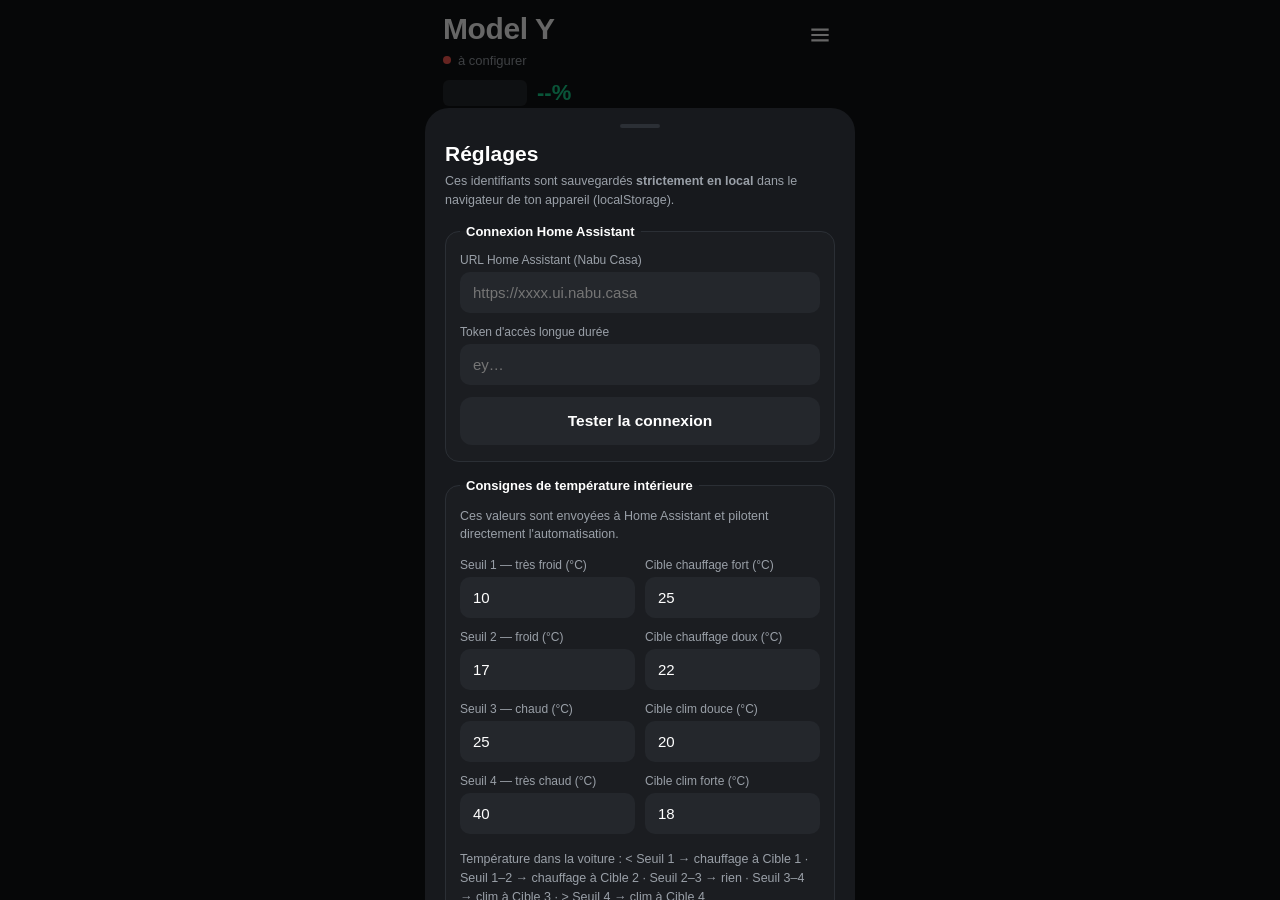
<file: voiture.html>
<!DOCTYPE html>
<html lang="fr">
<head>
<meta charset="UTF-8">
<meta name="viewport" content="width=device-width, initial-scale=1, viewport-fit=cover, maximum-scale=1">
<title>Model Y · Contrôle</title>
<link rel="apple-touch-icon" href="icon-180.png">
<link rel="apple-touch-icon" sizes="180x180" href="icon-180.png">
<link rel="apple-touch-icon" sizes="167x167" href="icon-167.png">
<link rel="apple-touch-icon" sizes="152x152" href="icon-152.png">
<meta name="apple-mobile-web-app-capable" content="yes">
<meta name="apple-mobile-web-app-status-bar-style" content="black-translucent">
<meta name="apple-mobile-web-app-title" content="Model Y">
<meta name="theme-color" content="#101214">
<style>
  :root{
    --bg:#101214;
    --card:#1b1d21;
    --card-2:#24272c;
    --line:#2b2f35;
    --text:#ffffff;
    --dim:#9aa0a8;
    --faint:#5d626a;
    --green:#17d58e;
    --blue:#3e6ae1;
    --heat:#ef4a3f;
    --red:#ff5a52;
    --safe-top:env(safe-area-inset-top,0px);
    --safe-bottom:env(safe-area-inset-bottom,0px);
  }
  *{box-sizing:border-box; -webkit-tap-highlight-color:transparent;}
  html,body{margin:0; padding:0; background:var(--bg); color:var(--text);
    font-family:-apple-system,BlinkMacSystemFont,'SF Pro Text','Segoe UI',Roboto,sans-serif;
    overscroll-behavior-y:none; -webkit-font-smoothing:antialiased;}
  button{font-family:inherit; color:inherit; cursor:pointer;}
  .app{max-width:430px; margin:0 auto; min-height:100vh; padding:calc(var(--safe-top) + 12px) 18px calc(var(--safe-bottom) + 40px); position:relative;}
  .view{display:none;}
  .view.active{display:block;}
  /* ---------- Écran Contrôles du véhicule ---------- */
  .head.vhead{display:grid; grid-template-columns:44px 1fr 44px; align-items:center;}
  .vtitle{text-align:center; font-size:21px; font-weight:600; letter-spacing:-.2px;}
  .vcar{position:relative; display:flex; justify-content:center; margin-top:8px;
    height:clamp(300px, calc(100vh - var(--safe-top) - var(--safe-bottom) - 215px), 700px);
    height:clamp(300px, calc(100svh - var(--safe-top) - var(--safe-bottom) - 215px), 700px);}
  .vimgbox{position:relative; height:92%; align-self:center; aspect-ratio:560/1306;}
  .vimg{display:block; width:100%; height:100%; user-select:none; -webkit-user-drag:none;}
  .vopen{position:absolute; left:50%; transform:translate(-50%,-50%); background:none; border:none; color:#d4d6da; font-size:17px; font-weight:600; font-family:inherit; padding:10px 14px;}
  .vopen:active{opacity:.6;}
  .vfrunk{top:12.4%;} .vtrunk{top:85%;}
  .vlock{position:absolute; left:50%; top:59%; transform:translate(-50%,-50%); background:none; border:none; padding:12px; color:#d4d6da;}
  .vlock svg{width:34px; height:34px; display:block;}
  .vlock .body{fill:currentColor;}
  .vlock .sh{fill:none; stroke:currentColor; stroke-width:2.4; stroke-linecap:round;}
  .vlock.unlocked{color:var(--heat);}
  .tp{position:absolute; width:64px; line-height:1.25;}
  .tp b{display:block; font-size:16px; font-weight:600; font-variant-numeric:tabular-nums;}
  .tp small{display:block; font-size:10.5px; color:var(--faint);}
  .tp.l{left:0; text-align:left;} .tp.r{right:0; text-align:right;}
  .tp.t{top:17%;} .tp.b{top:75%;}
  .vbar{display:grid; grid-template-columns:repeat(4,1fr); gap:6px; margin-top:6px;}
  .vbar button{background:none; border:none; color:var(--dim); font-family:inherit; font-size:13px; display:flex; flex-direction:column; align-items:center; gap:7px; padding:8px 0;}
  .vbar button svg{width:30px; height:30px; fill:currentColor;}
  .vbar button:active{color:var(--text);}
  .vbar button.on{color:var(--green);}


  /* ---------- En-tête ---------- */
  .head{display:flex; align-items:flex-start; justify-content:space-between; gap:10px;}
  .title{font-size:30px; font-weight:600; letter-spacing:-.4px; line-height:1.15;}
  .head-right{display:flex; align-items:center; gap:14px; padding-top:6px; position:relative;}
  .ico-btn{background:none; border:none; padding:4px; display:flex; color:var(--text);}
  .ico-btn svg{width:26px; height:26px; fill:currentColor;}
  .status{display:inline-flex; align-items:center; gap:7px; font-size:13px; color:var(--dim); margin-top:6px;}
  .dot{width:8px; height:8px; border-radius:50%; background:var(--faint); flex:none;}
  .dot.awake{background:var(--green); animation:pulse 2.2s infinite;}
  .dot.err{background:var(--red);}
  @keyframes pulse{0%{box-shadow:0 0 0 0 rgba(23,213,142,.5);}70%{box-shadow:0 0 0 7px rgba(23,213,142,0);}100%{box-shadow:0 0 0 0 rgba(23,213,142,0);}}

  /* ---------- Batterie ---------- */
  .batt{display:flex; align-items:center; gap:10px; margin-top:12px; position:relative;}
  .pinbtn{width:40px; height:40px; border-radius:50%; background:var(--card); border:none; display:flex; align-items:center; justify-content:center; color:var(--text);}
  .pinbtn svg{width:22px; height:22px; fill:currentColor;}
  .poppos{position:absolute; right:0; top:48px; z-index:5; width:280px; max-width:calc(100vw - 36px); text-align:left; box-shadow:0 8px 24px rgba(0,0,0,.5);}
  .batt-bar{width:84px; height:26px; border-radius:6px; background:var(--card-2); position:relative; overflow:hidden; flex:none;}
  .batt-bar i{position:absolute; inset:0 auto 0 0; width:0%; background:var(--green); border-radius:6px 0 0 6px; transition:width .5s;}
  .batt-pct{font-size:22px; font-weight:600; color:var(--green); font-variant-numeric:tabular-nums;}
  .bolt{width:20px; height:20px; fill:var(--green); display:none;}
  .bolt.show{display:block;}
  .batt-sub{color:var(--dim); font-size:15px; margin-top:8px;}

  /* ---------- Voiture ---------- */
  .carwrap{position:relative; margin:6px -4px 4px;}
  .carwrap img{display:block; width:100%; height:auto; mix-blend-mode:lighten; user-select:none; -webkit-user-drag:none;}
  .carwrap svg{position:absolute; inset:0; width:100%; height:100%; pointer-events:none;}
  #cable2{fill:none; stroke:var(--green); stroke-width:11; stroke-linecap:round; opacity:0; transition:opacity .4s;}
  #cable2.show{opacity:.5;}
  #cable2.show.live{opacity:1; filter:drop-shadow(0 0 14px rgba(23,213,142,.75));}
  #cable{opacity:0; transition:opacity .4s; fill:none; stroke:var(--green); stroke-width:4; stroke-linecap:round; filter:drop-shadow(0 0 6px rgba(23,213,142,.75));}
  #cable.show{opacity:.5; filter:none;}
  #cable.show.live{opacity:1; filter:drop-shadow(0 0 6px rgba(23,213,142,.75));}

  /* ---------- Icônes rapides ---------- */
  .quick{display:flex; justify-content:space-between; padding:8px 4px 4px;}
  .qitem{display:flex; flex-direction:column; align-items:center; gap:7px; width:19%;}
  .qbtn{width:54px; height:54px; border-radius:50%; background:var(--card); border:none; display:flex; align-items:center; justify-content:center; color:var(--dim); transition:transform .12s, background .15s, color .15s;}
  .qbtn:active{transform:scale(.92);}
  .qbtn svg{width:26px; height:26px; fill:currentColor;}
  .qbtn.on{color:var(--green); background:var(--card-2);}
  .qitem:has(.qbtn.on) .qcap{color:var(--green);}
  .qcap{font-size:11.5px; color:var(--dim); text-align:center; min-height:14px;}

  /* ---------- Cartes ---------- */
  .chip{margin:16px 0 0; padding:12px 14px; background:var(--card); border-radius:14px; font-size:13.5px; color:var(--dim); line-height:1.5;}
  .chip .sub{margin-top:3px; font-size:12px; color:var(--faint);}
  .card{background:var(--card); border-radius:16px; margin-top:14px; overflow:hidden;}
  .card-pad{padding:18px;}
  .row-link{display:flex; align-items:center; gap:16px; padding:20px 18px; width:100%; background:none; border:none; text-align:left;}
  .row-link svg.lead{width:30px; height:30px; fill:var(--dim); color:var(--dim); flex:none;}
  .row-link .t{font-size:21px; font-weight:600; letter-spacing:-.2px;}
  .row-link .s{font-size:14px; color:var(--dim); margin-top:2px;}
  .row-link .chev{margin-left:auto; width:22px; height:22px; fill:none; stroke:var(--faint); stroke-width:2.2; stroke-linecap:round; stroke-linejoin:round;}
  .card-title{font-size:21px; font-weight:600; letter-spacing:-.2px; margin:0 0 14px;}
  .time-input{display:block; width:100%; background:var(--card-2); border:none; border-radius:12px; color:var(--text); text-align:center;
    font-family:inherit; font-size:44px; font-weight:200; padding:12px 8px; font-variant-numeric:tabular-nums; -webkit-appearance:none; appearance:none;}
  .time-input:disabled{color:var(--dim);}
  .time-input.armed:disabled{color:var(--green); -webkit-text-fill-color:var(--green); opacity:1;}
  .dep-info.armed{color:#fff; border:1.5px solid var(--green); background:rgba(23,213,142,.1);}
  .dep-info.armed .sub{color:#cfd3d8;}
  .btn.ghost.armed{border:1.5px solid var(--green); color:var(--green);}
  .dep-info{margin-top:14px; padding:12px 14px; background:var(--card-2); border-radius:12px; font-size:13.5px; color:var(--dim); line-height:1.5;}
  .dep-info .sub{margin-top:6px; color:var(--faint); font-size:12px;}
  .btn{width:100%; padding:15px; border-radius:12px; border:none; font-size:15.5px; font-weight:600; background:var(--card-2); color:var(--text); margin-top:12px; transition:transform .12s, opacity .15s;}
  .btn:active{transform:scale(.98);}
  .btn.primary{background:var(--blue);}
  .btn.ghost{background:transparent; border:1px solid var(--line); color:var(--dim);}
  .btn:disabled{opacity:.45;}
  .lbl{font-size:13px; color:var(--dim); margin-top:18px;}
  .quick-dep{display:flex; gap:8px; margin-top:8px;}
  .quick-dep .btn{margin-top:0; padding:12px 2px; font-size:14px; background:var(--card-2);}

  /* ---------- Écran Contrôles ---------- */
  .back{width:44px; height:44px; border-radius:12px; background:var(--card); border:none; display:flex; align-items:center; justify-content:center; color:var(--text);}
  .back svg{width:22px; height:22px; fill:none; stroke:currentColor; stroke-width:2.4; stroke-linecap:round; stroke-linejoin:round;}
  .cabin-wrap{display:flex; justify-content:center; margin:-6px 0 0;}
  :root{--chrome:215px;}
  .cabinbox{position:relative; aspect-ratio:868/1488; height:max(250px, min(820px, calc(100vh - var(--safe-top) - var(--safe-bottom) - var(--chrome)))); height:max(250px, min(820px, calc(100svh - var(--safe-top) - var(--safe-bottom) - var(--chrome))));}
  .cabin-img{display:block; width:100%; height:100%; -webkit-mask-image:linear-gradient(to bottom,transparent 0,#000 6%,#000 92%,transparent 100%); mask-image:linear-gradient(to bottom,transparent 0,#000 6%,#000 92%,transparent 100%); user-select:none; -webkit-user-drag:none;}
  .cabin{position:absolute; inset:0; width:100%; height:100%; display:block;}
  .glow{position:absolute; inset:0; pointer-events:none; opacity:0; transition:opacity .8s; mix-blend-mode:screen;
    background:
      radial-gradient(ellipse 20% 7.5% at 31% 22%, rgba(255,255,255,.55), transparent 72%),
      radial-gradient(ellipse 20% 7.5% at 71% 22%, rgba(255,255,255,.5), transparent 72%),
      radial-gradient(ellipse 46% 17% at 50% 24%, rgba(255,236,224,.16), transparent 78%);}
  .cabinbox.live .glow{opacity:1;}
  .cabin .w{stroke-width:3.4;}
  .cabin .seat .w{stroke:#6f737a;}
  .seat[data-level="low"] .w1,
  .seat[data-level="medium"] .w1,.seat[data-level="medium"] .w2,
  .seat[data-level="high"] .w{stroke:var(--heat);}
  .seat .tint{fill:var(--heat); opacity:0; pointer-events:none; transition:opacity .2s;}
  .cabinbox.live .seat[data-level="low"] .tint{opacity:.05;}
  .cabinbox.live .seat[data-level="medium"] .tint{opacity:.09;}
  .cabinbox.live .seat[data-level="high"] .tint{opacity:.14;}
  .w{fill:none; stroke:#9b9b9b; stroke-width:2.3; stroke-linecap:round; transition:stroke .15s;}
  .seat{cursor:pointer;}
  .seat .shape{fill:#1e2125; stroke:#2c3036; stroke-width:1.5; transition:fill .15s, stroke .15s;}
  .seat[data-level="low"] .shape,.seat[data-level="medium"] .shape,.seat[data-level="high"] .shape{fill:#261c18; stroke:#4a2f23;}
  .seat[data-level="low"] .w1,
  .seat[data-level="medium"] .w1,.seat[data-level="medium"] .w2,
  .seat[data-level="high"] .w{stroke:var(--heat);}
  #wheelBtn{cursor:pointer;}
  #wheelBtn .ring{fill:none; stroke:#9b9b9b; stroke-width:6; stroke-linecap:round;}
  #wheelBtn .hub{fill:#9b9b9b;}
  #wheelBtn.on .ring,#wheelBtn.on .hub{stroke:var(--heat);}
  #wheelBtn.on .hub{fill:var(--heat);}
  #wheelBtn.on .w{stroke:var(--heat);}
  .hint{font-size:12px; color:var(--faint); text-align:center; margin:2px 16px 0; line-height:1.4;}
  .panel{background:var(--card); border-radius:22px 22px 0 0; margin:10px -18px calc(-1 * (var(--safe-bottom) + 40px)); padding:12px 18px calc(var(--safe-bottom) + 14px);}
  .panel-handle{width:46px; height:4px; background:var(--line); border-radius:3px; margin:0 auto 10px;}
  #insideTemp2.reached{color:var(--green); font-weight:600;}
  .temps{text-align:center; color:var(--dim); font-size:14px; font-variant-numeric:tabular-nums;}
  .ctl{display:flex; align-items:center; justify-content:space-between; margin-top:6px;}
  .ctl-side{display:flex; flex-direction:column; align-items:center; gap:6px; width:76px; background:none; border:none; color:var(--dim);}
  .ctl-side svg{width:34px; height:34px;}
  .ctl-side .power path,.ctl-side .power circle{stroke:currentColor; fill:none; stroke-width:2.2; stroke-linecap:round;}
  .ctl-side .refresh{fill:currentColor;}
  .ctl-side.on{color:var(--green);}
  .ctl-side.defrost svg{fill:currentColor; width:40px; height:40px;}
  .ctl-side.defrost .df{fill:none; stroke:currentColor; stroke-width:1.9; stroke-linecap:round; stroke-linejoin:round;}
  .ctl-side.defrost.on{color:var(--heat);}
  .ctl-side span{font-size:14px;}
  .setpoint{display:flex; align-items:center; gap:10px;}
  .setpoint .val{font-size:50px; font-weight:200; letter-spacing:-1px; font-variant-numeric:tabular-nums; min-width:150px; text-align:center;}
  .arrow{width:38px; height:44px; background:none; border:none; display:flex; align-items:center; justify-content:center; color:var(--dim);}
  .arrow svg{width:22px; height:22px; fill:none; stroke:currentColor; stroke-width:2.6; stroke-linecap:round; stroke-linejoin:round;}
  .arrow:active{color:var(--text);}
  .option{display:flex; align-items:center; gap:16px; width:100%; padding:13px 16px; margin-top:8px; background:none; border:1.5px solid var(--line); border-radius:12px; text-align:left; font-size:17px; font-weight:500;}
  .option svg{width:34px; height:34px; fill:var(--dim); flex:none;}
  .option.on{border-color:var(--heat);}
  .option.on svg{fill:var(--heat);}

  /* ---------- Réglages ---------- */
  .sheet-backdrop{position:fixed; inset:0; background:rgba(0,0,0,.6); opacity:0; pointer-events:none; transition:opacity .2s; z-index:20;}
  .sheet-backdrop.open{opacity:1; pointer-events:auto;}
  .sheet{position:fixed; left:0; right:0; bottom:0; max-width:430px; margin:0 auto; background:#17191d; border-radius:24px 24px 0 0;
    padding:16px 20px calc(var(--safe-bottom) + 24px); transform:translateY(100%); visibility:hidden; transition:transform .28s cubic-bezier(.32,.72,0,1), visibility 0s .28s; z-index:21; max-height:88vh; overflow-y:auto;}
  .sheet.open{transform:translateY(0); visibility:visible; transition:transform .28s cubic-bezier(.32,.72,0,1), visibility 0s;}
  .sheet-handle{width:40px; height:4px; background:var(--line); border-radius:3px; margin:0 auto 14px;}
  .sheet h3{margin:0 0 6px; font-size:21px;}
  .sheet .note{font-size:12.5px; color:var(--dim); line-height:1.5; margin:4px 0 14px;}
  .fieldset{border:1px solid var(--line); border-radius:14px; padding:14px 14px 4px; margin:0 0 16px; background:var(--card);}
  .fieldset legend{font-size:13px; font-weight:600; color:var(--text); padding:0 6px;}
  .field{margin-bottom:12px;}
  .field label{display:block; font-size:12px; color:var(--dim); margin-bottom:5px;}
  .field input{width:100%; background:var(--card-2); border:1px solid transparent; border-radius:10px; color:var(--text); font-size:15px; padding:11px 12px; font-family:inherit;}
  .field input:focus{outline:none; border-color:var(--blue);}
  .field-row{display:flex; gap:10px;}
  .field-row .field{flex:1;}

  .toast{position:fixed; top:calc(var(--safe-top) + 10px); left:50%; transform:translateX(-50%) translateY(-150%); background:#2a2d33; color:var(--text); font-size:14px;
    padding:11px 18px; border-radius:14px; z-index:30; transition:transform .25s ease; max-width:88%; text-align:center; box-shadow:0 8px 24px rgba(0,0,0,.5);}
  .toast{opacity:0; pointer-events:none; transition:transform .25s ease, opacity .2s ease;}
  .toast.show{transform:translateX(-50%) translateY(0); opacity:1;}
</style>
</head>
<body>

<!-- Définitions graphiques partagées -->
<svg width="0" height="0" style="position:absolute" aria-hidden="true">
  <defs>
    <path id="wave" d="M0 0 c3 3 -3 6 0 9 s3 6 0 9"/>
  </defs>
</svg>

<div class="app" id="app">

  <!-- =================== ÉCRAN ACCUEIL =================== -->
  <section class="view active" id="viewHome">
    <div class="head">
      <div>
        <div class="title">Model Y</div>
        <div class="status"><span class="dot" id="statusDot"></span><span id="statusText">chargement…</span></div>
      </div>
      <div class="head-right">
        <button class="pinbtn" id="posBtn" aria-label="Localisation" style="display:none;"><svg viewBox="0 0 24 24"><path d="M12 2a7 7 0 0 0-7 7c0 5.2 7 13 7 13s7-7.8 7-13a7 7 0 0 0-7-7zm0 9.5A2.5 2.5 0 1 1 12 6.5a2.5 2.5 0 0 1 0 5z"/></svg></button>
        <div class="chip poppos" id="posLine" style="display:none;"></div>
        <button class="ico-btn" id="openSettings" aria-label="Réglages">
          <svg viewBox="0 0 24 24"><path d="M4 6h16v2H4zM4 11h16v2H4zM4 16h16v2H4z"/></svg>
        </button>
      </div>
    </div>

    <div class="batt">
      <div class="batt-bar"><i id="battFill"></i></div>
      <span class="batt-pct" id="battNum">--%</span>
      <svg class="bolt" id="boltIcon" viewBox="0 0 24 24"><path d="M13 2 5 13.5h6L10 22l9-12.5h-6.2z"/></svg>
    </div>
    <div class="batt-sub"><span id="rangeNum">--</span> km · <span id="chargeState">état inconnu</span></div>

    <div class="carwrap">
      <img alt="Tesla Model Y" src="[data-uri]">
      <svg viewBox="0 0 960 362" aria-hidden="true">
        <path id="cable" d="M893 124 C922 126 946 150 950 200 C953 245 957 290 960 322"/>
      </svg>
    </div>

    <div class="quick">
      <div class="qitem">
        <button class="qbtn" id="lockBtn" aria-label="Verrouiller / déverrouiller">
          <svg viewBox="0 0 24 24"><path d="M7 10V8a5 5 0 0 1 10 0v2h1.2c.9 0 1.8.8 1.8 1.8v8.4c0 1-.9 1.8-1.8 1.8H5.8c-1 0-1.8-.8-1.8-1.8v-8.4C4 10.8 4.8 10 5.8 10H7zm2 0h6V8a3 3 0 0 0-6 0v2z"/></svg>
        </button>
        <div class="qcap" id="lockStateBig">--</div>
      </div>
      <div class="qitem">
        <button class="qbtn" id="qClimate" aria-label="Climatisation">
          <svg viewBox="0 0 24 24"><g><path d="M12 11.2C10.2 9 10.5 5 13 3.6c2.2-1 4 .8 3.4 3.2-.5 2.2-2.4 3.6-4.4 4.4z"/><path d="M12.8 12C15.2 10.6 19 11.6 20.4 14c1.1 2.2-.4 4.2-2.8 4-2.3-.2-4.2-1.8-4.8-4z" transform="rotate(0)"/><path d="M12 12.8C13.8 15 13.5 19 11 20.4c-2.2 1-4-.8-3.4-3.2.5-2.2 2.4-3.6 4.4-4.4z"/><path d="M11.2 12C8.8 13.4 5 12.4 3.6 10c-1.1-2.2.4-4.2 2.8-4 2.3.2 4.2 1.8 4.8 4z"/><circle cx="12" cy="12" r="1.6" fill="#1b1d22"/></g></svg>
        </button>
        <div class="qcap" id="qClimateCap">--</div>
      </div>
      <div class="qitem">
        <button class="qbtn green" id="qCharge" aria-label="Charge">
          <svg viewBox="0 0 24 24"><path d="M13 2 5 13.5h6L10 22l9-12.5h-6.2z"/></svg>
        </button>
        <div class="qcap">Charge</div>
      </div>
      <div class="qitem">
        <button class="qbtn" id="wakeBtn" aria-label="Réveiller la voiture">
          <svg viewBox="0 0 24 24"><path d="M12 4a8 8 0 1 0 7.5 5.2l-1.9.7A6 6 0 1 1 12 6c1.3 0 2.5.4 3.5 1.1L13 9.5h6.5V3l-2.3 2.3A8 8 0 0 0 12 4z"/></svg>
        </button>
        <div class="qcap" id="wakeStateBig">--</div>
      </div>
      <div class="qitem">
        <button class="qbtn" id="goControls" aria-label="Contrôles">
          <svg viewBox="0 0 482.37 354.05" style="width:30px;height:auto"><path d="M407.82,314.82c-84.24,9.12-172.95,10.05-257.57,6.07-25.8-1.21-50.32-3.4-75.68-6.06.36,14.05,2.07,32.75-14.83,36.88-12.3,3.01-25.01,3.17-37.13.14-7.31-1.83-10.94-6.66-12.74-13.78-4.33-17.11-4.25-34.23-5.89-52.12C.97,253.05-1.73,221.01,1.39,188.05c1.24-13.08,2.49-25.89,8.21-37.64,6.62-13.57,18.72-22.91,31.57-30.24,6.7-3.82,12.92-7.41,17.84-13.17-11.52-9.11-27.29,1.31-32.66-13.74-1.97-5.51-.38-11.46,5.33-14.97,9.35-5.75,20.63-7.8,31.65-5.54,1.05,5.45-.11,11.15-1.13,16.3.41,1.69,4.37,2.71,6.2,2.08l25.21-49.7c4.55-8.97,9.99-16.94,16.43-24.46,4.72-5.51,10.95-9.09,18.04-10.28,53.85-9.02,171.44-8.82,225.53-.14,7.37,1.18,13.76,4.7,18.7,10.44,6.27,7.29,11.61,15.08,16.05,23.82l25.59,50.27c1.76.68,5.88-.37,6.19-2.04-.98-5.41-2.59-11.45-.81-16.52,12.04-2.98,41.33,2.85,37.12,19.16-4.49,17.4-22.68,5.83-33.11,15.55,5.05,5.3,10.83,8.96,17.2,12.55,12.91,7.27,25,16.49,31.87,29.97,5.77,11.32,7.09,23.84,8.37,36.52,3.39,33.46.67,66.13-2.45,99.62-1.67,17.93-1.5,35.08-5.91,52.21-1.83,7.13-5.37,11.92-12.72,13.74-12.1,3-24.83,2.89-37.12-.12-16.78-4.12-15.32-22.87-14.79-36.91ZM305.71,88.36c30.39.02,58.47,1.97,88.33,4.23-7.92-23.34-16.01-46.74-28.81-67.55-3.1-4.02-7.11-6.93-12.3-8-13.58-2.81-26.59-4.28-40.84-4.99-46.82-2.35-92.89-2.32-139.72-.11-14.69.69-28.17,2.13-42.18,4.91-5.74,1.14-10.16,4.14-13.41,8.78-12.58,20.65-20.52,43.52-28.45,66.98,33.03-2.6,64.21-4.38,96.87-4.35l120.51.1ZM94.13,202.02l-9.03-31.02c-4.35-14.94-36.36-18.76-51.66-22.28-4.34-1-8.2-.41-10.69,3.91-5.02,8.74-7.09,19.41-4.64,29.65,4.18,17.42,82.27,41.21,76.02,19.73ZM455.38,192.37c3.79-2.33,7.85-5.85,8.86-10.08,2.45-10.25.38-20.91-4.61-29.62-2.52-4.4-6.36-4.96-10.74-3.94-15.42,3.58-47.22,7.29-51.62,22.26l-8.86,30.18c-1.16,3.97.58,8.04,5.05,8.82,17.59,3.07,46.51-8.12,61.93-17.62ZM315.41,283.43c2.18-.99,3.81-2.8,3.81-4.22l-.05-23.39c0-2.17-2.54-4.18-5.06-4.18h-146.79c-2,.52-4.14,2.51-4.14,4.17v23.37c-.01,1.73,2.06,3.72,4.13,4.24h148.12Z"/></svg>
        </button>
        <div class="qcap">Contrôles</div>
      </div>
    </div>


    <div class="card">
      <button class="row-link" id="rowControls">
        <svg class="lead" viewBox="0 0 24 24"><rect x="3.4" y="3.2" width="6.2" height="12.4" rx="2.8" transform="rotate(-10 6.5 9.4)"/><rect x="5.6" y="13.6" width="15" height="4.4" rx="2.2"/><rect x="8" y="18.8" width="10.4" height="2" rx="1"/><path d="M12.6 3.2c.9.9-.9 1.9 0 2.8s.9 1.9 0 2.8M15.8 3.2c.9.9-.9 1.9 0 2.8s.9 1.9 0 2.8M19 3.2c.9.9-.9 1.9 0 2.8s.9 1.9 0 2.8" fill="none" stroke="currentColor" stroke-width="1.5" stroke-linecap="round"/></svg>
        <div>
          <div class="t">Climatisation et sièges</div>
          <div class="s">Intérieur <span id="insideTemp">--°</span> · Cible <span id="climateTargetShown">--°</span></div>
        </div>
        <svg class="chev" viewBox="0 0 24 24"><path d="M9 5l7 7-7 7"/></svg>
      </button>
    </div>

    <div class="card card-pad">
      <h2 class="card-title">Départ programmé</h2>
      <input type="time" class="time-input" id="depTime" value="08:00">
      <div class="dep-info" id="depInfo" style="display:none;"></div>
      <button class="btn primary" id="armBtn">Lancer le compte à rebours</button>
      <button class="btn ghost" id="disarmBtn" style="display:none;">Désarmer</button>
      <div class="lbl">Départ rapide</div>
      <div class="quick-dep">
        <button class="btn" id="quickM5Btn" aria-label="Avancer le départ de 5 minutes">− 5 min</button>
        <button class="btn" id="quick15Btn">15 min</button>
        <button class="btn" id="quick30Btn">30 min</button>
        <button class="btn" id="quick60Btn">1 h</button>
      </div>
    </div>
  </section>

  <!-- =================== ÉCRAN CONTRÔLES =================== -->
  <section class="view" id="viewControls">
    <div class="head">
      <button class="back" id="backBtn" aria-label="Retour">
        <svg viewBox="0 0 24 24"><path d="M15 5l-7 7 7 7"/></svg>
      </button>
    </div>

    <div class="cabin-wrap">
      <div class="cabinbox">
        <img class="cabin-img" alt="Habitacle vu du dessus" src="[data-uri]">
        <div class="glow" aria-hidden="true"></div>
        <svg class="cabin" viewBox="0 0 868 1488" aria-label="Chauffage des sièges et du volant">
        <g id="wheelBtn">
          <rect x="170" y="170" width="190" height="165" fill="transparent"/>
          <g transform="translate(264 256) scale(1.9) translate(-264 -270)">
          <use class="w" href="#wave" transform="translate(250.5,233) scale(1.7)"/>
          <use class="w" href="#wave" transform="translate(264,233) scale(1.7)"/>
          <use class="w" href="#wave" transform="translate(277.5,233) scale(1.7)"/>
          <circle class="ring" cx="264" cy="283" r="19"/>
          <circle class="hub" cx="264" cy="283" r="4.5"/>
          <path class="ring" d="M247 283h34M264 283v16" style="stroke-width:5"/>
        
          </g>
        </g>
        <g class="seat" id="seat-avG" data-level="eteint">
          <rect class="tint" x="158" y="328" width="215" height="295" rx="46"/>
          <rect x="158" y="328" width="215" height="295" fill="transparent"/>
          <use class="w w1" href="#wave" transform="translate(247.0,402) scale(2.9)"/>
          <use class="w w2" href="#wave" transform="translate(270.0,402) scale(2.9)"/>
          <use class="w w3" href="#wave" transform="translate(293.0,402) scale(2.9)"/>
        </g>
        <g class="seat" id="seat-avD" data-level="eteint">
          <rect class="tint" x="468" y="328" width="220" height="295" rx="46"/>
          <rect x="468" y="328" width="220" height="295" fill="transparent"/>
          <use class="w w1" href="#wave" transform="translate(544.0,402) scale(2.9)"/>
          <use class="w w2" href="#wave" transform="translate(567.0,402) scale(2.9)"/>
          <use class="w w3" href="#wave" transform="translate(590.0,402) scale(2.9)"/>
        </g>
        <g class="seat" id="seat-arG" data-level="eteint">
          <rect class="tint" x="168" y="673" width="180" height="330" rx="46"/>
          <rect x="168" y="673" width="180" height="330" fill="transparent"/>
          <use class="w w1" href="#wave" transform="translate(250.0,717) scale(2.9)"/>
          <use class="w w2" href="#wave" transform="translate(273.0,717) scale(2.9)"/>
          <use class="w w3" href="#wave" transform="translate(296.0,717) scale(2.9)"/>
        </g>
        <g class="seat" id="seat-arC" data-level="eteint">
          <rect class="tint" x="358" y="673" width="120" height="330" rx="46"/>
          <rect x="358" y="673" width="120" height="330" fill="transparent"/>
          <use class="w w1" href="#wave" transform="translate(397.0,717) scale(2.9)"/>
          <use class="w w2" href="#wave" transform="translate(420.0,717) scale(2.9)"/>
          <use class="w w3" href="#wave" transform="translate(443.0,717) scale(2.9)"/>
        </g>
        <g class="seat" id="seat-arD" data-level="eteint">
          <rect class="tint" x="478" y="673" width="185" height="330" rx="46"/>
          <rect x="478" y="673" width="185" height="330" fill="transparent"/>
          <use class="w w1" href="#wave" transform="translate(541.0,717) scale(2.9)"/>
          <use class="w w2" href="#wave" transform="translate(564.0,717) scale(2.9)"/>
          <use class="w w3" href="#wave" transform="translate(587.0,717) scale(2.9)"/>
        </g>
          <path id="cable2" d="M70 1330 C62 1374 40 1424 50 1488"/>
        </svg>
      </div>
    </div>

    <div class="panel">
      <div class="panel-handle"></div>
      <div class="temps">Intérieur <span id="insideTemp2">--</span> · Extérieur <span id="outTemp">--</span></div>
      <div class="ctl">
        <button class="ctl-side" id="climateBtn" aria-label="Climatisation marche / arrêt">
          <svg class="power" viewBox="0 0 24 24"><path d="M12 3v8.5"/><path d="M6.6 6.6a8 8 0 1 0 10.8 0"/></svg>
          <span id="climateLbl">Arrêt</span>
        </button>
        <div class="setpoint">
          <button class="arrow" id="tempDown" aria-label="Moins"><svg viewBox="0 0 24 24"><path d="M15 5l-7 7 7 7"/></svg></button>
          <div class="val"><span id="climateTemp">21</span>°</div>
          <button class="arrow" id="tempUp" aria-label="Plus"><svg viewBox="0 0 24 24"><path d="M9 5l7 7-7 7"/></svg></button>
        </div>
        <button class="ctl-side defrost" id="defrostBtn" aria-label="Dégivrage du véhicule"><svg viewBox="0 0 24 24"><rect x="2.6" y="2.6" width="18.8" height="12.6" rx="2" class="df"/><path class="df" d="M7 22.2c-1.9-1.5 1.5-3.4 0-5.3s1.5-3.1 0-4.6M12 22.2c-1.9-1.5 1.5-3.4 0-5.3s1.5-3.1 0-4.6M17 22.2c-1.9-1.5 1.5-3.4 0-5.3s1.5-3.1 0-4.6"/><path d="M7 5.6l-2.4 3.4h4.8zM12 5.6l-2.4 3.4h4.8zM17 5.6l-2.4 3.4h4.8z"/></svg></button>
      </div>
    </div>
  </section>

  <section class="view" id="viewVehicle">
    <div class="head vhead">
      <button class="back" id="backBtn2" aria-label="Retour">
        <svg viewBox="0 0 24 24"><path d="M15 5l-7 7 7 7"/></svg>
      </button>
      <div class="vtitle">Contrôles</div>
      <div></div>
    </div>

    <div class="vcar">
      <div class="vimgbox">
        <img class="vimg" alt="Model Y vue du dessus" src="[data-uri]">
        <button class="vopen vfrunk" id="frunkBtn">Ouvrir</button>
        <button class="vlock" id="vLockBtn" aria-label="Verrouiller / déverrouiller"><svg viewBox="0 0 24 24"><path class="body" d="M5.8 10h12.4c1 0 1.8.8 1.8 1.8v8.4c0 1-.9 1.8-1.8 1.8H5.8c-1 0-1.8-.8-1.8-1.8v-8.4C4 10.8 4.8 10 5.8 10z"/><path class="sh" d="M7.5 10V8a4.5 4.5 0 0 1 9 0v2"/></svg></button>
        <button class="vopen vtrunk" id="trunkBtn">Ouvrir</button>
      </div>
      <div class="tp l t" id="tpFL"><b>--</b><small></small></div>
      <div class="tp r t" id="tpFR"><b>--</b><small></small></div>
      <div class="tp l b" id="tpRL"><b>--</b><small></small></div>
      <div class="tp r b" id="tpRR"><b>--</b><small></small></div>
    </div>

    <div class="vbar">
      <button id="vFlash"><svg viewBox="0 0 24 24"><path d="M13 5c4.4 0 8 3.1 8 7s-3.6 7-8 7h-1V5z"/><path d="M2.5 7H9v2H2.5zM2.5 11H9v2H2.5zM2.5 15H9v2H2.5z"/></svg><span>Clignoter</span></button>
      <button id="vHonk"><svg viewBox="0 0 24 24"><path d="M3 9h4l7-4v14l-7-4H3z"/><path d="M16 9.4a3.6 3.6 0 0 1 0 5.2l-1.4-1.4a1.6 1.6 0 0 0 0-2.4z"/><path d="M18.6 6.8a7.2 7.2 0 0 1 0 10.4l-1.4-1.4a5.2 5.2 0 0 0 0-7.6z"/></svg><span>Klaxonner</span></button>
      <button id="vStart"><svg viewBox="0 0 24 24"><path fill-rule="evenodd" d="M9 2h6a2 2 0 0 1 2 2v16a2 2 0 0 1-2 2H9a2 2 0 0 1-2-2V4a2 2 0 0 1 2-2zm3 3.2a1.8 1.8 0 1 0 0 3.6 1.8 1.8 0 0 0 0-3.6z"/></svg><span>Démarrer</span></button>
      <button id="vVent"><svg viewBox="0 0 24 24"><path fill-rule="evenodd" d="M4 8.5 7 5h10l3 3.5V17a2 2 0 0 1-2 2H6a2 2 0 0 1-2-2zM7.8 7.4 6.2 9.6h11.6l-1.6-2.2z"/></svg><span>Aérer</span></button>
    </div>
  </section>


</div>

<!-- =================== RÉGLAGES =================== -->
<div class="sheet-backdrop" id="backdrop"></div>
<div class="sheet" id="sheet">
  <div class="sheet-handle"></div>
  <h3>Réglages</h3>
  <p class="note">Ces identifiants sont sauvegardés <b>strictement en local</b> dans le navigateur de ton appareil (localStorage).</p>

  <fieldset class="fieldset">
    <legend>Connexion Home Assistant</legend>
    <div class="field"><label>URL Home Assistant (Nabu Casa)</label><input id="cfgUrl" placeholder="https://xxxx.ui.nabu.casa"></div>
    <div class="field"><label>Token d'accès longue durée</label><input id="cfgToken" type="password" placeholder="ey…"></div>
    <button class="btn" id="testConn" style="margin-top:0; margin-bottom:12px;">Tester la connexion</button>
  </fieldset>

  <fieldset class="fieldset">
    <legend>Consignes de température intérieure</legend>
    <p class="note" style="margin-top:0;">Ces valeurs sont envoyées à Home Assistant et pilotent directement l'automatisation.</p>
    <div class="field-row">
      <div class="field"><label>Seuil 1 — très froid (°C)</label><input id="seuil1" inputmode="decimal" placeholder="10"></div>
      <div class="field"><label>Cible chauffage fort (°C)</label><input id="cible1" inputmode="decimal" placeholder="25"></div>
    </div>
    <div class="field-row">
      <div class="field"><label>Seuil 2 — froid (°C)</label><input id="seuil2" inputmode="decimal" placeholder="17"></div>
      <div class="field"><label>Cible chauffage doux (°C)</label><input id="cible2" inputmode="decimal" placeholder="22"></div>
    </div>
    <div class="field-row">
      <div class="field"><label>Seuil 3 — chaud (°C)</label><input id="seuil3" inputmode="decimal" placeholder="25"></div>
      <div class="field"><label>Cible clim douce (°C)</label><input id="cible3" inputmode="decimal" placeholder="20"></div>
    </div>
    <div class="field-row">
      <div class="field"><label>Seuil 4 — très chaud (°C)</label><input id="seuil4" inputmode="decimal" placeholder="40"></div>
      <div class="field"><label>Cible clim forte (°C)</label><input id="cible4" inputmode="decimal" placeholder="18"></div>
    </div>
    <p class="note" style="margin-bottom:16px;">
      Température dans la voiture : &lt; Seuil 1 → chauffage à Cible 1 · Seuil 1–2 → chauffage à Cible 2 · Seuil 2–3 → rien ·
      Seuil 3–4 → clim à Cible 3 · &gt; Seuil 4 → clim à Cible 4
    </p>
  </fieldset>

  <button class="btn primary" id="saveSettings">Enregistrer</button>
  <button class="btn ghost" id="closeSettings">Fermer</button>
</div>

<div class="toast" id="toast"></div>

<script>
const $ = id => document.getElementById(id);

const ENT = {
  climate: 'climate.tesla_model_y_climatisation',
  status: 'binary_sensor.tesla_model_y_etat',
  wake: 'button.tesla_model_y_reveiller',
  lock: 'lock.tesla_model_y_verrouillage',
  battery: 'sensor.tesla_model_y_niveau_de_la_batterie',
  range: 'sensor.tesla_model_y_autonomie',
  charge: 'sensor.tesla_model_y_charge',
  inside: 'sensor.tesla_model_y_temperature_interieure',
  weather: 'weather.forecast_maison',
  tracker: 'device_tracker.tesla_model_y_emplacement',
  arrivee: 'input_datetime.tesla_arrivee_travail',
  prefDefrost: 'input_boolean.tesla_pref_defrost',
  prefWheelHeat: 'input_boolean.tesla_pref_wheel_heat',
  depAuto: 'input_boolean.tesla_departure_auto',
  depTime: 'input_datetime.tesla_departure_time',
  statusMsg: 'input_text.tesla_precondition_status',
  triggerTime: 'input_datetime.tesla_precondition_trigger_time',
  motif: 'input_text.tesla_depart_motif',
  seuil1: 'input_number.tesla_seuil_1', seuil2: 'input_number.tesla_seuil_2',
  seuil3: 'input_number.tesla_seuil_3', seuil4: 'input_number.tesla_seuil_4',
  cible1: 'input_number.tesla_cible_1', cible2: 'input_number.tesla_cible_2',
  cible3: 'input_number.tesla_cible_3', cible4: 'input_number.tesla_cible_4',
  cibleManuelle: 'input_number.tesla_cible_manuelle',
  cibleManuelleOn: 'input_boolean.tesla_cible_manuelle_active'
};

// Notifications : uniquement par Telegram (même destinataire que les automatisations HA)
const TELEGRAM_NOTIFY = 'notify.jarvis_patrick_leal';
const WORK_ZONE = 'Travail';

const SEATS = {
  'seat-avG': 'input_select.tesla_pref_siege_avg',
  'seat-avD': 'input_select.tesla_pref_siege_avd',
  'seat-arG': 'input_select.tesla_pref_siege_arg',
  'seat-arC': 'input_select.tesla_pref_siege_arc',
  'seat-arD': 'input_select.tesla_pref_siege_ard'
};

const REAL_SEATS = {
  'seat-avG': 'select.tesla_model_y_siege_chauffant_gauche',
  'seat-avD': 'select.tesla_model_y_siege_chauffant_droit',
  'seat-arG': 'select.tesla_model_y_siege_chauffant_arriere_gauche',
  'seat-arC': 'select.tesla_model_y_siege_chauffant_arriere_central',
  'seat-arD': 'select.tesla_model_y_siege_chauffant_arriere_droit'
};
const REAL_WHEEL = 'switch.tesla_model_y_volant_chauffant';
// Quand la climatisation tourne, la vue montre et commande la voiture en direct ;
// sinon elle règle les préférences du prochain préchauffage.
let liveMode = false;
const SEAT_LEVELS = ['eteint','low','medium','high'];
let seatState = {};

let cfg = { baseUrl:'', token:'', awakeStates:'on',
  seuil1:10, seuil2:17, seuil3:25, seuil4:40, cible1:25, cible2:22, cible3:20, cible4:18 };
let climateTargetTemp = 21;
let lastInside = NaN, climateOn = false, hvacAction = '';
// Température intérieure en vert quand la cible demandée est atteinte (clim en marche)
function paintReached(){
  const el = $('insideTemp2');
  let ok = false;
  if(climateOn && !isNaN(lastInside)){
    const d = lastInside - climateTargetTemp;
    if(/cool/i.test(hvacAction)) ok = d <= 0.5;
    else if(/heat/i.test(hvacAction)) ok = d >= -0.5;
    else ok = Math.abs(d) <= 0.5;
  }
  el.classList.toggle('reached', ok);
}
let lastChargeText = '';

function loadStore(key, fallback){
  try {
    const val = localStorage.getItem(key);
    return val ? { ...fallback, ...JSON.parse(val) } : fallback;
  } catch(e) { return fallback; }
}

function saveStore(key, val){
  try {
    localStorage.setItem(key, JSON.stringify(val));
  } catch(e) { console.error('Erreur localStorage', e); }
}

let toastTimer;
function toast(msg){
  const t = $('toast'); t.textContent = msg; t.classList.add('show');
  clearTimeout(toastTimer); toastTimer = setTimeout(()=>t.classList.remove('show'), 2600);
}

async function haFetch(path, opts={}){
  if(!cfg.baseUrl || !cfg.token) throw new Error('Configuration Home Assistant manquante');
  const res = await fetch(cfg.baseUrl.replace(/\/$/,'') + path, {
    ...opts,
    headers:{ 'Authorization':'Bearer '+cfg.token, 'Content-Type':'application/json', ...(opts.headers||{}) }
  });
  if(!res.ok){
    let detail = '';
    try{ const body = await res.text(); detail = body ? ' — '+body.slice(0,180) : ''; }catch(e){}
    throw new Error('HA '+res.status+' sur '+path+detail);
  }
  const txt = await res.text();
  return txt ? JSON.parse(txt) : null;
}

async function getState(entityId){
  if(!entityId) return null;
  try{ return await haFetch('/api/states/'+encodeURIComponent(entityId)); }
  catch(e){ return null; }
}

async function callService(domain, service, data){
  return haFetch('/api/services/'+domain+'/'+service, { method:'POST', body: JSON.stringify(data) });
}

async function telegram(message, withCancel){
  const data = { entity_id:[TELEGRAM_NOTIFY], title:'**Tesla Model Y 🚗**', message };
  if(withCancel) data.inline_keyboard = ['Annuler:/tesla_annuler'];
  try{ await callService('telegram_bot','send_message', data); }
  catch(e){ console.warn('Telegram indisponible', e); }
}

function isAwake(stateObj){
  if(!stateObj) return false;
  const list = (cfg.awakeStates || 'on').split(',').map(s=>s.trim().toLowerCase());
  return list.includes(String(stateObj.state).toLowerCase());
}

async function ensureAwake(){
  let s = await getState(ENT.status);
  if(isAwake(s)) return true;
  try{ await callService('button','press',{entity_id:ENT.wake}); }catch(e){}
  const start = Date.now(), timeout = 90000, interval = 6000;
  while(Date.now() - start < timeout){
    await new Promise(r=>setTimeout(r, interval));
    s = await getState(ENT.status);
    if(isAwake(s)) return true;
  }
  return false;
}

/* ---------- Navigation entre les deux écrans ---------- */
function showView(name){
  $('viewHome').classList.toggle('active', name === 'home');
  $('viewControls').classList.toggle('active', name === 'controls');
  $('viewVehicle').classList.toggle('active', name === 'vehicle');
  window.scrollTo(0, 0);
  if(name === 'vehicle') refreshVehicle();
}
$('goControls').onclick = () => showView('vehicle');
$('backBtn2').onclick = () => showView('home');
$('rowControls').onclick = () => showView('controls');
$('backBtn').onclick = () => showView('home');

/* ---------- Sièges ---------- */
function paintSeat(id, level){
  const g = document.getElementById(id);
  if(!g) return;
  g.setAttribute('data-level', SEAT_LEVELS.includes(level) ? level : 'eteint');
}

async function refreshSeats(){
  const entries = Object.entries(liveMode ? REAL_SEATS : SEATS);
  const states = await Promise.all(entries.map(([, entity]) => getState(entity)));
  entries.forEach(([id], i) => {
    const s = states[i];
    const raw = s && s.state === 'off' ? 'eteint' : (s ? s.state : '');
    const lvl = SEAT_LEVELS.includes(raw) ? raw : 'eteint';
    seatState[id] = lvl; paintSeat(id, lvl);
  });
}

document.querySelectorAll('.seat').forEach(g=>{
  g.addEventListener('click', async ()=>{
    const id = g.id, entity = (liveMode ? REAL_SEATS : SEATS)[id];
    const cur = seatState[id] || 'eteint';
    const next = SEAT_LEVELS[(SEAT_LEVELS.indexOf(cur)+1) % SEAT_LEVELS.length];
    seatState[id] = next; paintSeat(id, next);
    try{
      if(liveMode) await callService('select','select_option',{entity_id:entity, option: next==='eteint' ? 'off' : next});
      else await callService('input_select','select_option',{entity_id:entity, option:next});
    }
    catch(e){ toast(e.message || 'Commande impossible'); seatState[id] = cur; paintSeat(id, cur); }
  });
});

function pad2(n){ return String(n).padStart(2,'0'); }

function renderPosition(tracker, arrivee){
  const box = $('posLine');
  if(!tracker || !tracker.state || ['unknown','unavailable'].includes(tracker.state)){
    box.style.display = 'none'; $('posBtn').style.display = 'none'; return;
  }
  $('posBtn').style.display = '';
  box.style.display = 'none';
  const PIN_ICONS = {
    home:'<path d="M12 3 2.5 11.5h2.8V20a1 1 0 0 0 1 1H10v-5.5h4V21h3.7a1 1 0 0 0 1-1v-8.5h2.8z"/>',
    work:'<path d="M4 21V5a1 1 0 0 1 1-1h8a1 1 0 0 1 1 1v4h5a1 1 0 0 1 1 1v11h-5v-4h-2v4zm3-14v2h2V7zm0 4v2h2v-2zm0 4v2h2v-2zm9-2v2h2v-2zm0 4v2h2v-2z" fill-rule="evenodd"/>',
    away:'<g transform="translate(0 8.1) scale(.05)"><path d="M118.22,155.06l-95.11-2.97c-7.92-.25-14.91-1.06-23.11-2.62,3.92-1.51,7.8-2.38,12.23-2.59l60.67-2.87c-4.8-4.89-8.81-9.48-11.79-14.68-2.8-4.9-8.14-2.43-11.97-2.4-7.72.04-16.49-3.55-21.71-8.91-3.18-3.27-5.46-5.62-10.21-6.33l2.26-2.51c1.37-1.52-3.09-4.07-3.99-13.28l-1.39-14.28c3.94-7.31,6.85-19.76,2.61-26.77,6-12.05-2.4-18.22-.99-19.21,2.47-1.73,9.19-.92,19.62-4.42,27.53-9.22,54.57-17.2,83.2-22.61C150.8,2.51,182.44-.68,215.24.12c28.87.7,56.02,5.72,82.63,16.42,16.26,6.53,30.88,14.48,46.36,22.64,3.17,1.67,7.7,3.98,11.09,4.59l42.61,7.69c24.77,4.47,48.12,13.52,68.54,28.03,1.98,12.98-5.31,10.55,1.34,25.25-2.54,3.09-5.04,7.15-6.05,11.06l3.37,3.26c-8.12,7.5-17.94,9.46-28.36,11.92-2.09-.58-6.26-3.13-8.18-2.06-3.64,5.66-7.39,10.59-12.71,15.18,21.65,1.27,42.23,1.14,63.95,4.82-6.13,2.09-12.07,2.7-18.66,2.92l-95.52,3.19-247.43.03ZM119.34,32.76l87.47,6.49-6.97-33.18c-28.32.54-54.74,4.03-81.8,9.02-9.54,1.99-18.29,4.01-27.92,7.4,9.39,6.86,18.53,8.96,29.21,10.26ZM316.19,32.21c-14.43-8.01-28.9-13.69-44.49-18.11-19.08-4.59-37.51-7.66-58.18-7.76,4.26,12.33,8.31,23.06,12.96,34.62l106.57,5.77c-4.87-7.09-10.57-10.18-16.86-14.52ZM132.98,132.13l-9.92,10.27c80.67-1.39,161.05-1.45,242.72.29-7.68-8.6-8.41-14.98-13.9-14.66-1.33.08-3.15,1.68-4.53,3.35l-136.58-.33h-65.81c-3.72,0-8.85.71-11.97,1.07Z"/></g>',
    pin:'<path d="M12 2a7 7 0 0 0-7 7c0 5.2 7 13 7 13s7-7.8 7-13a7 7 0 0 0-7-7zm0 9.5A2.5 2.5 0 1 1 12 6.5a2.5 2.5 0 0 1 0 5z"/>'
  };
  const kind = tracker.state==='home' ? 'home' : tracker.state===WORK_ZONE ? 'work' : tracker.state==='not_home' ? 'away' : 'pin';
  $('posBtn').querySelector('svg').innerHTML = PIN_ICONS[kind];
  const st = tracker.state;
  const label = st === 'home' ? 'À la maison' : st === 'not_home' ? 'En déplacement' : st;
  box.textContent = '📍 ' + label;
  if(st !== WORK_ZONE) return;

  const ts = arrivee && arrivee.attributes ? parseFloat(arrivee.attributes.timestamp) : NaN;
  if(isNaN(ts)) return;
  const arr = new Date(ts*1000), now = new Date();
  if(arr.toDateString() !== now.toDateString()) return;

  box.textContent = '📍 ' + label + ' · arrivée à ' + pad2(arr.getHours()) + ':' + pad2(arr.getMinutes());
  const sub = document.createElement('div');
  sub.className = 'sub';
  sub.textContent = arr.getHours() < 10
    ? 'Mode journée : question Telegram à 16h45 pour préparer la voiture.'
    : 'Mode soirée : départ armé automatiquement à 18h pour 19h30.';
  box.appendChild(sub);
}

const CHARGE_LABELS = {
  charging:'Recharge en cours', complete:'Recharge terminée', disconnected:'Débranchée',
  stopped:'Recharge arrêtée', starting:'Démarrage de la recharge', nopower:'Pas de courant',
  pending:'Recharge programmée', scheduled:'Recharge programmée'
};
function chargeLabel(raw){
  const key = String(raw||'').toLowerCase().replace(/[^a-z]/g,'');
  return CHARGE_LABELS[key] || String(raw||'');
}

function fmtTemp(v){ return isNaN(parseFloat(v)) ? '--' : Math.round(parseFloat(v)) + '°C'; }

async function refreshStatus(){
  if(!cfg.baseUrl || !cfg.token){
    $('statusText').textContent = 'à configurer'; $('statusDot').className = 'dot err';
    return;
  }
  const [status, batt, range, inside, lockS, climate, charge, defrost, wheel, depAuto, tracker, arrivee, weather, wheelReal] = await Promise.all([
    getState(ENT.status), getState(ENT.battery), getState(ENT.range), getState(ENT.inside),
    getState(ENT.lock), getState(ENT.climate), getState(ENT.charge),
    getState(ENT.prefDefrost), getState(ENT.prefWheelHeat), getState(ENT.depAuto),
    getState(ENT.tracker), getState(ENT.arrivee), getState(ENT.weather), getState(REAL_WHEEL)
  ]);
  if(depAuto){ setArmedUI(depAuto.state === 'on'); updateDepartureInfo(); }
  renderPosition(tracker, arrivee);

  const awake = isAwake(status);
  $('statusDot').className = 'dot ' + (status ? (awake ? 'awake':'') : 'err');
  $('statusText').textContent = status ? (awake ? 'Éveillée' : 'En veille') : 'Inconnue';
  $('wakeStateBig').textContent = status ? (awake ? 'Éveillée' : 'En veille') : '—';
  $('wakeBtn').classList.toggle('on', awake);

  if(batt && !isNaN(parseFloat(batt.state))){
    const pct = Math.max(0, Math.min(100, parseFloat(batt.state)));
    $('battNum').textContent = Math.round(pct)+'%';
    $('battFill').style.width = pct + '%';
  }
  if(range && !isNaN(parseFloat(range.state))) $('rangeNum').textContent = Math.round(parseFloat(range.state));
  if(inside && !isNaN(parseFloat(inside.state))){
    $('insideTemp').textContent = Math.round(parseFloat(inside.state))+'°';
    $('insideTemp2').textContent = fmtTemp(inside.state);
    lastInside = parseFloat(inside.state);
  }
  if(weather && weather.attributes) $('outTemp').textContent = fmtTemp(weather.attributes.temperature);
  if(charge && charge.state){
    lastChargeText = chargeLabel(charge.state);
    $('chargeState').textContent = lastChargeText;
    const l = String(charge.state).toLowerCase();
    const unplugged = ['unknown','unavailable','none',''].includes(l) || /(disconn|d[ée]branch|unplug|d[ée]connect)/.test(l);
    const charging = /(^|[^a-z])(charging|en charge|recharge en cours)/.test(l) && !/(complete|termin|stopp|arr[êe]t)/.test(l);
    const plugged = !unplugged;
    $('boltIcon').classList.toggle('show', charging);
    ['cable','cable2'].forEach(id => {
      $(id).classList.toggle('show', plugged);
      $(id).classList.toggle('live', charging);
    });
    $('qCharge').classList.toggle('on', plugged);
  }
  if(lockS){
    const v = String(lockS.state).toLowerCase();
    const locked = v.includes('lock') && !v.includes('unlock');
    $('lockStateBig').textContent = locked ? 'Fermée' : 'Ouverte';
    $('lockBtn').classList.toggle('on', !locked);
    $('lockBtn').dataset.locked = locked ? '1' : '0';
    $('vLockBtn').classList.toggle('unlocked', !locked);
    $('vLockBtn').querySelector('.sh').setAttribute('d', locked ? 'M7.5 10V8a4.5 4.5 0 0 1 9 0v2' : 'M7.5 10V8a4.5 4.5 0 0 1 8.7-1.6');
  }
  if(climate){
    const on = !!climate.state && climate.state !== 'off';
    liveMode = on;
    document.querySelector('.cabinbox').classList.toggle('live', on);
    $('climateBtn').classList.toggle('on', on);
    climateOn = on; hvacAction = (climate.attributes && climate.attributes.hvac_action) || '';
    $('qClimate').classList.toggle('on', on);
    $('climateLbl').textContent = on ? 'Marche' : 'Arrêt';
    $('qClimateCap').textContent = on ? 'Marche' : 'Arrêt';
    if(climate.attributes && climate.attributes.temperature){
      climateTargetTemp = climate.attributes.temperature;
      $('climateTemp').textContent = climateTargetTemp.toFixed ? climateTargetTemp.toFixed(1) : climateTargetTemp;
      $('climateTargetShown').textContent = climateTargetTemp+'°';
    }
  }
  paintReached();
  if(defrost) $('defrostBtn').classList.toggle('on', defrost.state === 'on');
  { const w = liveMode ? wheelReal : wheel; if(w) $('wheelBtn').classList.toggle('on', w.state === 'on'); }
  refreshSeats();
}

function setDepTimeToNow(){
  const now = new Date();
  $('depTime').value = pad2(now.getHours())+':'+pad2(now.getMinutes());
}

async function loadDepartureFromHA(){
  if(!cfg.baseUrl || !cfg.token) return;
  const [auto, time] = await Promise.all([
    getState(ENT.depAuto), getState(ENT.depTime)
  ]);
  const armed = auto && auto.state === 'on';
  setArmedUI(armed);
  if(armed && time && time.state){
    $('depTime').value = time.state.slice(0,5);
  } else if(!armed){
    setDepTimeToNow();
  }
  updateDepartureInfo();
}

function setArmedUI(armed){
  $('armBtn').style.display = armed ? 'none' : '';
  $('disarmBtn').style.display = armed ? '' : 'none';
  $('depTime').disabled = armed;
  ['depTime','depInfo','disarmBtn'].forEach(id => $(id).classList.toggle('armed', armed));
}

// Affiche ce que Home Assistant a réellement calculé (même météo que l'automatisation).
async function updateDepartureInfo(){
  const armed = $('disarmBtn').style.display !== 'none';
  const box = $('depInfo');
  if(!armed){ box.style.display = 'none'; return; }
  box.style.display = '';
  const hm = t => { const [h,m] = t.split(':'); return parseInt(h,10) + ' h' + (m && m!=='00' ? ' ' + m : ''); };
  if(!cfg.baseUrl || !cfg.token){ box.textContent = 'Départ à ' + hm($('depTime').value) + '.'; return; }

  const [status, trig, motif, manOn, manT] = await Promise.all([ getState(ENT.statusMsg), getState(ENT.triggerTime), getState(ENT.motif).catch(()=>null), getState(ENT.cibleManuelleOn).catch(()=>null), getState(ENT.cibleManuelle).catch(()=>null) ]);
  const ready = trig && /^\d\d:\d\d/.test(trig.state) && trig.state.slice(0,8) !== '00:00:01';
  // Motif (ex. « Manon commence à 9 h ») : affiché seulement s'il date d'aujourd'hui
  let why = '';
  if(motif && motif.state && !['unknown','unavailable',''].includes(motif.state)){
    const ch = new Date(motif.last_changed || 0);
    if(ch.toDateString() === new Date().toDateString()) why = motif.state.trim().replace(/[.\s]+$/,'');
  }
  box.textContent = ready
    ? 'Le préchauffage démarrera vers ' + hm(trig.state.slice(0,5)) + (why ? ' car ' + why : '') + '.'
    : 'Départ à ' + hm($('depTime').value) + ' · calcul du meilleur moment pour démarrer…';
  if(manOn && manOn.state === 'on' && manT && !isNaN(parseFloat(manT.state))){
    const m = document.createElement('div');
    m.className = 'sub';
    m.textContent = 'Température choisie : ' + parseFloat(manT.state).toFixed(1) + ' °C';
    box.appendChild(m);
  }
  // Message de statut : seulement s'il signale un problème ou un résultat utile
  if(status && /(échec|rien à faire|annul)/i.test(status.state||'')){
    const sub = document.createElement('div');
    sub.className = 'sub';
    sub.textContent = status.state;
    box.appendChild(sub);
  }
}

const THRESH_FIELDS = ['seuil1','seuil2','seuil3','seuil4','cible1','cible2','cible3','cible4'];

async function openSheet(){
  $('cfgUrl').value = cfg.baseUrl||''; $('cfgToken').value = cfg.token||'';
  THRESH_FIELDS.forEach(k => { $(k).value = cfg[k]; });
  $('sheet').classList.add('open'); $('backdrop').classList.add('open');
  if(cfg.baseUrl && cfg.token){
    try{
      const states = await Promise.all(THRESH_FIELDS.map(k => getState(ENT[k])));
      states.forEach((s,i) => { if(s && s.state && s.state !== 'unknown' && !isNaN(parseFloat(s.state))) $(THRESH_FIELDS[i]).value = parseFloat(s.state); });
    }catch(e){ /* champs locaux gardés si HA injoignable */ }
  }
}
function closeSheet(){ $('sheet').classList.remove('open'); $('backdrop').classList.remove('open'); }
$('openSettings').onclick = openSheet;
$('closeSettings').onclick = closeSheet;
$('backdrop').onclick = closeSheet;

$('testConn').onclick = async ()=>{
  const url = $('cfgUrl').value.trim(), token = $('cfgToken').value.trim();
  if(!url||!token){ toast('Renseigne l\'URL et le token'); return; }
  try{
    const res = await fetch(url.replace(/\/$/,'')+'/api/', { headers:{ 'Authorization':'Bearer '+token } });
    toast(res.ok ? 'Connexion réussie ✓' : 'Échec : HTTP '+res.status);
  }catch(e){ toast('Échec — vérifie CORS / HTTPS'); }
};

$('saveSettings').onclick = async ()=>{
  const newVals = {};
  THRESH_FIELDS.forEach(k => {
    newVals[k] = parseFloat(String($(k).value).replace(',', '.'));
    if(isNaN(newVals[k])) newVals[k] = cfg[k];
  });
  cfg = {
    baseUrl: $('cfgUrl').value.trim(), token: $('cfgToken').value.trim(), awakeStates:'on',
    ...newVals
  };
  saveStore('ha-config', cfg);
  if(cfg.baseUrl && cfg.token){
    try{
      await Promise.all(THRESH_FIELDS.map(k => callService('input_number','set_value',{entity_id: ENT[k], value: cfg[k]})));
    }catch(e){ toast('Enregistré en local — échec envoi à Home Assistant'); closeSheet(); return; }
  }
  closeSheet(); toast('Réglages enregistrés et envoyés à Home Assistant');
  refreshStatus(); loadDepartureFromHA();
};

/* ---------- Climatisation (bouton de l'écran Contrôles et raccourci de l'accueil) ---------- */
async function toggleClimate(){
  const on = $('climateBtn').classList.contains('on');
  try{
    if(on){
      await callService('climate','set_hvac_mode',{entity_id:ENT.climate, hvac_mode:'off'});
    } else {
      toast('Démarrage…');
      if(!(await ensureAwake())){ toast('La voiture ne répond pas'); return; }
      await callService('climate','set_temperature',{entity_id:ENT.climate, temperature: climateTargetTemp});
      await callService('climate','set_hvac_mode',{entity_id:ENT.climate, hvac_mode:'heat_cool'});
      telegram('Climatisation démarrée manuellement à ' + climateTargetTemp + '°C.', true);
    }
    setTimeout(refreshStatus, 3000);
  }catch(e){ toast('Commande impossible — vérifie les réglages'); }
}
$('climateBtn').onclick = toggleClimate;
$('qClimate').onclick = toggleClimate;

$('qCharge').onclick = () => toast(lastChargeText ? lastChargeText : 'État de charge inconnu');

$('posBtn').onclick = ()=>{ const b=$('posLine'); b.style.display = b.style.display==='none' ? '' : 'none'; };
$('lockBtn').onclick = async ()=>{
  const locked = $('lockBtn').dataset.locked === '1';
  try{
    await callService('lock', locked ? 'unlock' : 'lock', {entity_id: ENT.lock});
    setTimeout(refreshStatus, 3000);
  }catch(e){ toast('Commande impossible — vérifie les réglages'); }
};

/* =========================================================
   ÉCRAN CONTRÔLES DU VÉHICULE (pneus, coffres, verrou, actions)
   
   ========================================================= */
const VEH = { done:true, all:[], ent:{
  tp:{ FL:'sensor.tesla_model_y_pression_pneu_avant_gauche', FR:'sensor.tesla_model_y_pression_pneu_avant_droit',
       RL:'sensor.tesla_model_y_pression_pneu_arriere_gauche', RR:'sensor.tesla_model_y_pression_pneu_arriere_droit' },
  frunk:'cover.tesla_model_y_coffre_avant',
  trunk:'cover.tesla_model_y_coffre_arriere',
  flash:'button.tesla_model_y_appel_de_phares',
  honk:'button.tesla_model_y_klaxon',
  start:'button.tesla_model_y_conduite_sans_cle',
  vent:'cover.tesla_model_y_aeration'
}};
const discoverVehicle = async () => VEH;

function ago(iso){
  const m = Math.max(0, Math.round((Date.now() - new Date(iso).getTime()) / 60000));
  if(m < 1) return "à l'instant";
  if(m < 60) return 'il y a ' + m + ' min';
  if(m < 120) return 'il y a une heure';
  if(m < 1440) return 'il y a ' + Math.round(m/60) + ' h';
  return 'il y a ' + Math.round(m/1440) + ' j';
}
function toBar(v, unit){
  const u = String(unit||'').toLowerCase();
  if(u === 'psi') return v * 0.0689476;
  if(u === 'kpa') return v / 100;
  if(u === 'pa') return v / 100000;
  if(u === 'bar') return v;
  // unité absente : on devine d'après l'ordre de grandeur (bar ≈ 2,8 · psi ≈ 41 · kPa ≈ 280)
  return v > 100 ? v / 100 : v > 12 ? v * 0.0689476 : v;
}

async function refreshVehicle(){
  if(!cfg.baseUrl || !cfg.token) return;
  const E = VEH.ent;
  const ids = { FL:E.tp.FL, FR:E.tp.FR, RL:E.tp.RL, RR:E.tp.RR };
  const keys = Object.keys(ids);
  const [tps, frunk, trunk, vent] = await Promise.all([
    Promise.all(keys.map(k => getState(ids[k]))),
    getState(E.frunk), getState(E.trunk), getState(E.vent)
  ]);
  keys.forEach((k, i) => {
    const st = tps[i], box = $('tp' + k);
    if(st && !isNaN(parseFloat(st.state))){
      const bar = toBar(parseFloat(st.state), st.attributes && st.attributes.unit_of_measurement);
      box.querySelector('b').textContent = bar.toFixed(1) + ' bar';
      box.querySelector('small').textContent = ago(st.last_reported || st.last_updated);
    }
  });
  $('trunkBtn').textContent = trunk && trunk.state === 'open' ? 'Fermer' : 'Ouvrir';
  $('vVent').classList.toggle('on', !!(vent && vent.state === 'open'));
}
async function vehCmd(label, run){
  try{
    await discoverVehicle();
    const s = await getState(ENT.status);
    if(!isAwake(s)){ toast('Réveil de la voiture…'); if(!(await ensureAwake())){ toast('Pas de réponse de la voiture'); return; } }
    await run();
    toast(label + ' ✓');
    setTimeout(() => { refreshVehicle(); refreshStatus(); }, 3000);
  }catch(e){ toast('Commande impossible'); }
}
const needEnt = (id, nom) => { if(!id){ toast(nom + ' introuvable dans Home Assistant'); return false; } return true; };
const domainOf = id => id.split('.')[0];

$('vFlash').onclick = () => { const id = VEH.ent.flash; if(!VEH.done){ discoverVehicle().then(()=>$('vFlash').click()); return; } if(!needEnt(id,'Clignoter')) return;
  vehCmd('Feux clignotés', () => callService('button','press',{entity_id:id})); };
$('vHonk').onclick = () => { const id = VEH.ent.honk; if(!VEH.done){ discoverVehicle().then(()=>$('vHonk').click()); return; } if(!needEnt(id,'Klaxon')) return;
  vehCmd('Klaxon', () => callService('button','press',{entity_id:id})); };
$('vStart').onclick = () => { const id = VEH.ent.start; if(!VEH.done){ discoverVehicle().then(()=>$('vStart').click()); return; } if(!needEnt(id,'Démarrage')) return;
  if(!confirm('Autoriser la conduite sans clé pendant 2 minutes ?')) return;
  vehCmd('Conduite sans clé autorisée', () => callService('button','press',{entity_id:id})); };
$('vVent').onclick = () => { const id = VEH.ent.vent; if(!VEH.done){ discoverVehicle().then(()=>$('vVent').click()); return; } if(!needEnt(id,'Fenêtres')) return;
  vehCmd('Fenêtres', async () => {
    if(domainOf(id) === 'button') return callService('button','press',{entity_id:id});
    const st = await getState(id);
    return callService('cover', st && st.state === 'open' ? 'close_cover' : 'open_cover', {entity_id:id});
  }); };
$('frunkBtn').onclick = () => { const id = VEH.ent.frunk; if(!VEH.done){ discoverVehicle().then(()=>$('frunkBtn').click()); return; } if(!needEnt(id,'Coffre avant')) return;
  vehCmd('Coffre avant ouvert', () => callService('cover','open_cover',{entity_id:id})); };
$('trunkBtn').onclick = () => { const id = VEH.ent.trunk; if(!VEH.done){ discoverVehicle().then(()=>$('trunkBtn').click()); return; } if(!needEnt(id,'Coffre')) return;
  vehCmd('Coffre', async () => {
    const st = await getState(id);
    return callService('cover', st && st.state === 'open' ? 'close_cover' : 'open_cover', {entity_id:id});
  }); };
$('vLockBtn').onclick = () => $('lockBtn').onclick();

$('wakeBtn').onclick = async ()=>{
  toast('Réveil en cours…');
  const ok = await ensureAwake();
  toast(ok ? 'Voiture éveillée' : 'Pas de réponse');
  refreshStatus();
};

function showTarget(){ $('climateTemp').textContent = climateTargetTemp.toFixed(1); paintReached(); }
// Vrai dès que tu règles toi-même la température : elle sera alors envoyée à HA à l'armement
let tempTouched = false;
$('tempUp').onclick = ()=>{ tempTouched = true; climateTargetTemp = Math.min(28, climateTargetTemp+0.5); showTarget(); };
$('tempDown').onclick = ()=>{ tempTouched = true; climateTargetTemp = Math.max(16, climateTargetTemp-0.5); showTarget(); };

$('defrostBtn').onclick = async ()=>{
  const on = $('defrostBtn').classList.contains('on');
  try{ await callService('input_boolean', on?'turn_off':'turn_on', {entity_id: ENT.prefDefrost}); $('defrostBtn').classList.toggle('on', !on); }
  catch(e){ toast('Commande impossible'); }
};

$('wheelBtn').addEventListener('click', async ()=>{
  const on = $('wheelBtn').classList.contains('on');
  try{ await callService(liveMode ? 'switch' : 'input_boolean', on?'turn_off':'turn_on', {entity_id: liveMode ? REAL_WHEEL : ENT.prefWheelHeat}); $('wheelBtn').classList.toggle('on', !on); }
  catch(e){ toast('Commande impossible'); }
});

/* =========================================================
   DÉPART PROGRAMMÉ
   ========================================================= */

// Changer l'heure met seulement à jour l'input_datetime dans HA (sans rien déclencher)
$('depTime').onchange = async (e) => {
  const val = e.target.value;
  if (!val) return;
  try {
    await callService('input_datetime', 'set_datetime', { entity_id: ENT.depTime, time: val + ':00' });
    toast('Heure enregistrée');
    updateDepartureInfo();
  } catch (err) {
    toast('Échec de mise à jour Home Assistant');
  }
};

// Température choisie à la main : transmise à HA seulement si tu l'as modifiée, sinon calcul automatique
async function syncManualTemp() {
  try {
    if (tempTouched) {
      await callService('input_number', 'set_value', { entity_id: ENT.cibleManuelle, value: climateTargetTemp });
      await callService('input_boolean', 'turn_on', { entity_id: ENT.cibleManuelleOn });
    } else {
      await callService('input_boolean', 'turn_off', { entity_id: ENT.cibleManuelleOn });
    }
  } catch (e) {
    toast('Température manuelle non transmise (entités manquantes dans HA ?)');
  }
}

// Armement à usage unique. L'automatisation HA calcule l'heure de lancement,
// puis se désarme d'elle-même une fois le préchauffage lancé.
async function doArm(val, keepMotif) {
  if (!val) { toast('Règle d\'abord une heure de départ'); return; }
  const [h, m] = val.split(':').map(Number);
  const dep = new Date(); dep.setHours(h, m, 0, 0);
  if (dep.getTime() <= Date.now()) {
    toast('Cette heure est déjà passée pour aujourd\'hui');
    return;
  }
  try {
    // Déjà armé : on coupe puis on réarme pour que Home Assistant recalcule l'heure de lancement
    if ($('disarmBtn').style.display !== 'none') {
      await callService('input_boolean', 'turn_off', { entity_id: ENT.depAuto });
      await new Promise(r => setTimeout(r, 800));
    }
    await callService('input_datetime', 'set_datetime', { entity_id: ENT.depTime, time: val + ':00' });
    await syncManualTemp();
    if (!keepMotif) { try{ await callService('input_text', 'set_value', { entity_id: ENT.motif, value: '' }); }catch(e){} }
    await callService('input_boolean', 'turn_on', { entity_id: ENT.depAuto });
    setArmedUI(true);
    toast(tempTouched ? 'Armé ✓ — préchauffage à ' + climateTargetTemp.toFixed(1) + '°C' : 'Armé ✓ — préchauffage automatique programmé');
    // Laisse à HA le temps de calculer l'heure de lancement
    setTimeout(updateDepartureInfo, 2500);
    updateDepartureInfo();
  } catch (err) {
    toast('Échec de mise à jour Home Assistant');
  }
}

$('armBtn').onclick = () => doArm($('depTime').value);

function armInMinutes(minutes) {
  const dep = new Date(Date.now() + minutes * 60000);
  const val = pad2(dep.getHours()) + ':' + pad2(dep.getMinutes());
  $('depTime').value = val;
  doArm(val);
}
// Avance le départ de 5 minutes (heure armée, ou celle du champ), en gardant le motif affiché
$('quickM5Btn').onclick = () => {
  const cur = $('depTime').value;
  if (!cur) { toast('Règle d\'abord une heure de départ'); return; }
  const [h, m] = cur.split(':').map(Number);
  const dep = new Date(); dep.setHours(h, m - 5, 0, 0);
  const val = pad2(dep.getHours()) + ':' + pad2(dep.getMinutes());
  $('depTime').value = val;
  doArm(val, true);
};
$('quick15Btn').onclick = () => armInMinutes(15);
$('quick30Btn').onclick = () => armInMinutes(30);
$('quick60Btn').onclick = () => armInMinutes(60);

$('disarmBtn').onclick = async () => {
  try {
    await callService('input_boolean', 'turn_off', { entity_id: ENT.depAuto });
    try { await callService('input_boolean', 'turn_off', { entity_id: ENT.cibleManuelleOn }); } catch (e) { /* entité absente */ }
    await callService('input_datetime', 'set_datetime', { entity_id: ENT.triggerTime, time: '00:00:01' });
    setArmedUI(false);
    toast('Désarmé');
    updateDepartureInfo();
  } catch (err) {
    toast('Échec de mise à jour Home Assistant');
  }
};


(function init(){
  cfg = loadStore('ha-config', cfg);
  setDepTimeToNow();
  refreshStatus(); loadDepartureFromHA();
  setInterval(refreshStatus, 45000);
  document.addEventListener('visibilitychange', () => { if(!document.hidden){ refreshStatus(); loadDepartureFromHA(); } });
  if(!cfg.baseUrl || !cfg.token) setTimeout(openSheet, 400);
})();
</script>
</body>
</html>
</file>
<file: calendrier/style.css>
:root{
  --bg:#fff;--bg2:#f2f2f7;--fg:#111;--mut:#8e8e93;--line:#e5e5ea;--red:#e8443f;--acc:#0a84ff;
  color-scheme:light dark;
}
@media (prefers-color-scheme:dark){
  :root{--bg:#000;--bg2:#1c1c1e;--fg:#fff;--line:#2c2c2e}
}
*{box-sizing:border-box;-webkit-tap-highlight-color:transparent}
html,body{margin:0;height:100%}
body{
  font:16px/1.3 -apple-system,BlinkMacSystemFont,"Helvetica Neue",Arial,sans-serif;
  background:var(--bg);color:var(--fg);
  display:flex;flex-direction:column;height:100dvh;
  padding-top:env(safe-area-inset-top);
  max-width:640px;margin:0 auto;
}
button{font:inherit;color:inherit;background:none;border:0;padding:0;cursor:pointer}
svg{width:22px;height:22px;fill:none;stroke:currentColor;stroke-width:2.2;stroke-linecap:round;stroke-linejoin:round}

#head{display:flex;align-items:flex-end;justify-content:space-between;padding:6px 16px 2px}
#head h1{margin:0;white-space:nowrap;font-size:26px;font-weight:800;letter-spacing:-.5px}
#head h1 small{font-size:18px;font-weight:600;color:var(--mut);margin-left:4px}
.nav{display:flex;gap:0;align-items:center;padding-bottom:4px}
.nav button{width:34px;height:34px;display:grid;place-items:center;border-radius:50%}
.nav button:active{background:var(--bg2)}
#status{min-height:12px;line-height:12px;padding:0 16px;font-size:12px;color:var(--mut)}
#status.err{color:var(--red)}

#grid{padding:0 4px;border-bottom:1px solid var(--line);flex:none;touch-action:pan-y}
.wk,.row7{display:grid;grid-template-columns:22px repeat(7,1fr)}
.wk{font-size:12px;font-weight:600;color:var(--mut);text-align:center;border-bottom:1px solid var(--line);padding:2px 0 4px}
.row7{border-top:1px solid var(--line)}
.wn{font-size:11px;color:var(--mut);align-self:start;padding-top:6px;text-align:left}
.day{display:flex;flex-direction:column;align-items:center;gap:3px;padding:3px 0 5px;min-height:50px}
.day .n{width:30px;height:30px;display:grid;place-items:center;border-radius:50%;font-size:17px;font-weight:600}
.day.we .n{color:var(--mut)}
.day.other .n{color:var(--mut);font-weight:400}
.day.sel .n{background:var(--fg);color:var(--bg)}
.day.today .n{background:var(--red);color:#fff}
.bars{display:flex;flex-direction:column;gap:2px;width:78%}
.bars i{display:block;height:4px;border-radius:2px;opacity:.9}
.day.other .bars{opacity:.55}

#list{flex:1;overflow-y:auto;-webkit-overflow-scrolling:touch;padding:0 16px 8px}
.dh{display:flex;justify-content:space-between;align-items:baseline;padding:14px 0 6px;position:sticky;top:0;background:var(--bg)}
.dh b{font-size:17px}
.dh.today b{color:var(--red)}
.dh span{font-size:13px;color:var(--mut)}
.ev{display:flex;align-items:center;gap:12px;width:100%;text-align:left;padding:10px 0;border-top:1px solid var(--line)}
.ev .bar{flex:none;width:4px;align-self:stretch;border-radius:2px}
.ev .dot{flex:none;width:12px;height:12px;border-radius:50%;margin:0 2px}
.ev .tx{flex:1;min-width:0}
.ev .t{font-weight:600;white-space:nowrap;overflow:hidden;text-overflow:ellipsis}
.ev .l{font-size:13px;color:var(--mut);white-space:nowrap;overflow:hidden;text-overflow:ellipsis}
.ev .h{flex:none;text-align:right;font-size:15px;font-variant-numeric:tabular-nums;color:var(--mut)}
.ev .h b{display:block;color:var(--fg);font-weight:500}
.empty{color:var(--mut);padding:14px 0;border-top:1px solid var(--line)}

#bar{display:flex;justify-content:space-between;align-items:center;padding:8px 16px calc(8px + env(safe-area-inset-bottom));border-top:1px solid var(--line);background:var(--bg)}
.grp{display:flex;gap:8px}
.pill{background:var(--bg2);border-radius:22px;padding:0 18px;height:44px;display:grid;place-items:center;font-weight:600}
.pill.ic{width:48px;padding:0}
.pill:active{opacity:.6}

dialog{border:0;padding:0;margin:auto auto 0;width:100%;max-width:560px;max-height:92dvh;border-radius:20px 20px 0 0;background:var(--bg2);color:var(--fg);overflow:auto}
dialog::backdrop{background:rgba(0,0,0,.4)}
.sheet{padding:14px 16px calc(18px + env(safe-area-inset-bottom))}
.sh-head{display:grid;grid-template-columns:1fr auto 1fr;align-items:center;margin-bottom:14px}
.sh-head b{font-size:17px}
.sh-head .lnk:last-child{justify-self:end}
.lnk{color:var(--acc);font-size:17px;text-align:left}
.lnk.strong{font-weight:700}
.lnk.block{display:block;margin-top:16px;font-size:15px}
.sheet input,.sheet select,.sheet textarea{font:inherit;color:var(--fg);background:var(--bg);border:0;border-radius:12px;padding:12px;width:100%;margin-bottom:10px;appearance:none;-webkit-appearance:none}
.sheet textarea{resize:vertical}
.row{display:flex;align-items:center;justify-content:space-between;gap:10px;background:var(--bg);border-radius:12px;padding:6px 12px;margin-bottom:10px;min-height:46px}
.row input,.row select{width:auto;margin:0;padding:6px 8px;background:var(--bg2);flex:none}
.row select{max-width:62%;text-overflow:ellipsis}
.row input[type=checkbox]{width:24px;height:24px;accent-color:var(--acc)}
.two{display:flex;gap:6px}
.allday #cT0,.allday #cT1{display:none}
.err{color:var(--red);margin:4px 0 0;font-size:14px;min-height:18px}
.hint{color:var(--mut);font-size:13px;margin:2px 0}

.cl{display:flex;align-items:center;gap:12px;padding:12px;background:var(--bg);margin-bottom:1px}
.cl:first-child{border-radius:12px 12px 0 0}.cl:last-child{border-radius:0 0 12px 12px}.cl:only-child{border-radius:12px}
.cl i{width:14px;height:14px;border-radius:50%;flex:none}
.cl span{flex:1;min-width:0;overflow:hidden;text-overflow:ellipsis;white-space:nowrap}
.cl input{width:24px;height:24px;margin:0;padding:0;accent-color:var(--acc)}

#detail h2{margin:0 0 4px;font-size:22px}
#detail .meta{color:var(--mut);margin-bottom:12px}
#detail .box{background:var(--bg);border-radius:12px;padding:12px;margin-bottom:10px;white-space:pre-wrap;word-break:break-word}
#detail .box small{display:block;color:var(--mut);font-size:12px;margin-bottom:2px}
#detail a{color:var(--acc)}

/* Vue Planning : cases colorées */
.day.pc{margin:1.5px;border-radius:9px;min-height:40px;justify-content:center;gap:0;padding:2px 1px;background:var(--bg2)}
.day.pc .n,.day.pc.sel .n,.day.pc.today .n{width:auto;height:auto;border-radius:0;background:none;color:var(--fg);font-size:calc(14px * var(--sc, 1));font-weight:700}
.day.pc.we:not([class*="k-"]) .n{color:var(--mut)}
.day.pc .lb{font-size:min(calc(10px * var(--sc, 1)), 2.9vw);line-height:1.05;text-align:center;color:var(--mut);white-space:nowrap;overflow:hidden;max-width:100%;padding:0 1px}
.day.pc[class*="k-"] .lb{color:var(--fg)}
.day.pc.other{opacity:.4}
.day.pc.sel{box-shadow:0 0 0 2px var(--fg)}
.day.pc.today{box-shadow:0 0 0 2px var(--red)}
.day.pc.k-soir,.leg .k-soir{background:rgba(255,138,61,.65)}
.day.pc.k-ve,.leg .k-ve{background:rgba(64,140,255,.6)}
.day.pc.k-jour,.leg .k-jour{background:rgba(255,138,61,.22)}
.day.pc.k-rh,.leg .k-rh{background:rgba(128,140,150,.28)}
.day.pc.k-rtt,.leg .k-rtt{background:rgba(90,130,200,.4)}
.leg{display:flex;gap:8px;justify-content:center;padding:6px 0 8px}
.leg span{font-size:11px;padding:3px 10px;border-radius:999px}
.cl .lab{flex:1;min-width:0;display:flex;align-items:center;gap:12px}
.cl .lab span{flex:1;min-width:0;overflow:hidden;text-overflow:ellipsis;white-space:nowrap}
.pk{font-size:12px;font-weight:600;padding:4px 10px;border-radius:999px;border:1px solid var(--line);color:var(--mut)}
.pk.on{background:var(--acc);border-color:var(--acc);color:#fff}

#handle{flex:none;display:flex;justify-content:center;padding:16px 0 14px;touch-action:none;cursor:grab;user-select:none;-webkit-user-select:none}
#handle i{display:block;width:64px;height:6px;border-radius:3px;background:var(--mut);opacity:.6}
.rw{overflow:hidden}
.rows{will-change:transform}

.acts{display:flex;flex-direction:column;gap:8px;margin-top:8px}
.acts .btn{background:var(--bg);color:var(--acc);border-radius:12px;padding:13px;font-weight:600;text-align:center}
.acts .btn.del{color:var(--red)}
.acts .btn:disabled{opacity:.5}
#sRes{max-height:58dvh;overflow:auto;border-radius:12px}
.sr{display:flex;align-items:center;gap:12px;width:100%;text-align:left;padding:10px 12px;background:var(--bg);margin-bottom:1px}
.sr i{width:12px;height:12px;border-radius:50%;flex:none}
.sr .srt{flex:1;min-width:0}
.sr b{display:block;font-weight:600;white-space:nowrap;overflow:hidden;text-overflow:ellipsis}
.sr small{display:block;color:var(--mut);font-size:13px}

/* Cases à cocher visibles (appearance:none les rendait invisibles) */
.sheet .row input[type=checkbox],.sheet .cl input[type=checkbox]{appearance:none;-webkit-appearance:none;width:28px;height:28px;border-radius:50%;border:2px solid var(--mut);background:transparent;flex:none;position:relative;margin:0;padding:0}
.sheet .row input[type=checkbox]:checked,.sheet .cl input[type=checkbox]:checked{background:var(--acc);border-color:var(--acc)}
.sheet .row input[type=checkbox]:checked::after,.sheet .cl input[type=checkbox]:checked::after{content:"";position:absolute;left:8px;top:3px;width:7px;height:13px;border:solid #fff;border-width:0 3px 3px 0;transform:rotate(45deg)}
.cl.off .lab{opacity:.4}

/* Mode Manon */
#bManon.on{background:var(--acc);color:#fff}
.day.pc.k-lannilis{background:rgba(52,199,150,.55)}
.day.pc.k-crozon{background:rgba(167,110,255,.55)}
.day.pc.k-eglise{background:rgba(255,196,60,.6)}
.day.pc.k-mix{background:linear-gradient(135deg,rgba(167,110,255,.55) 50%,rgba(52,199,150,.55) 50%)}
</file>
